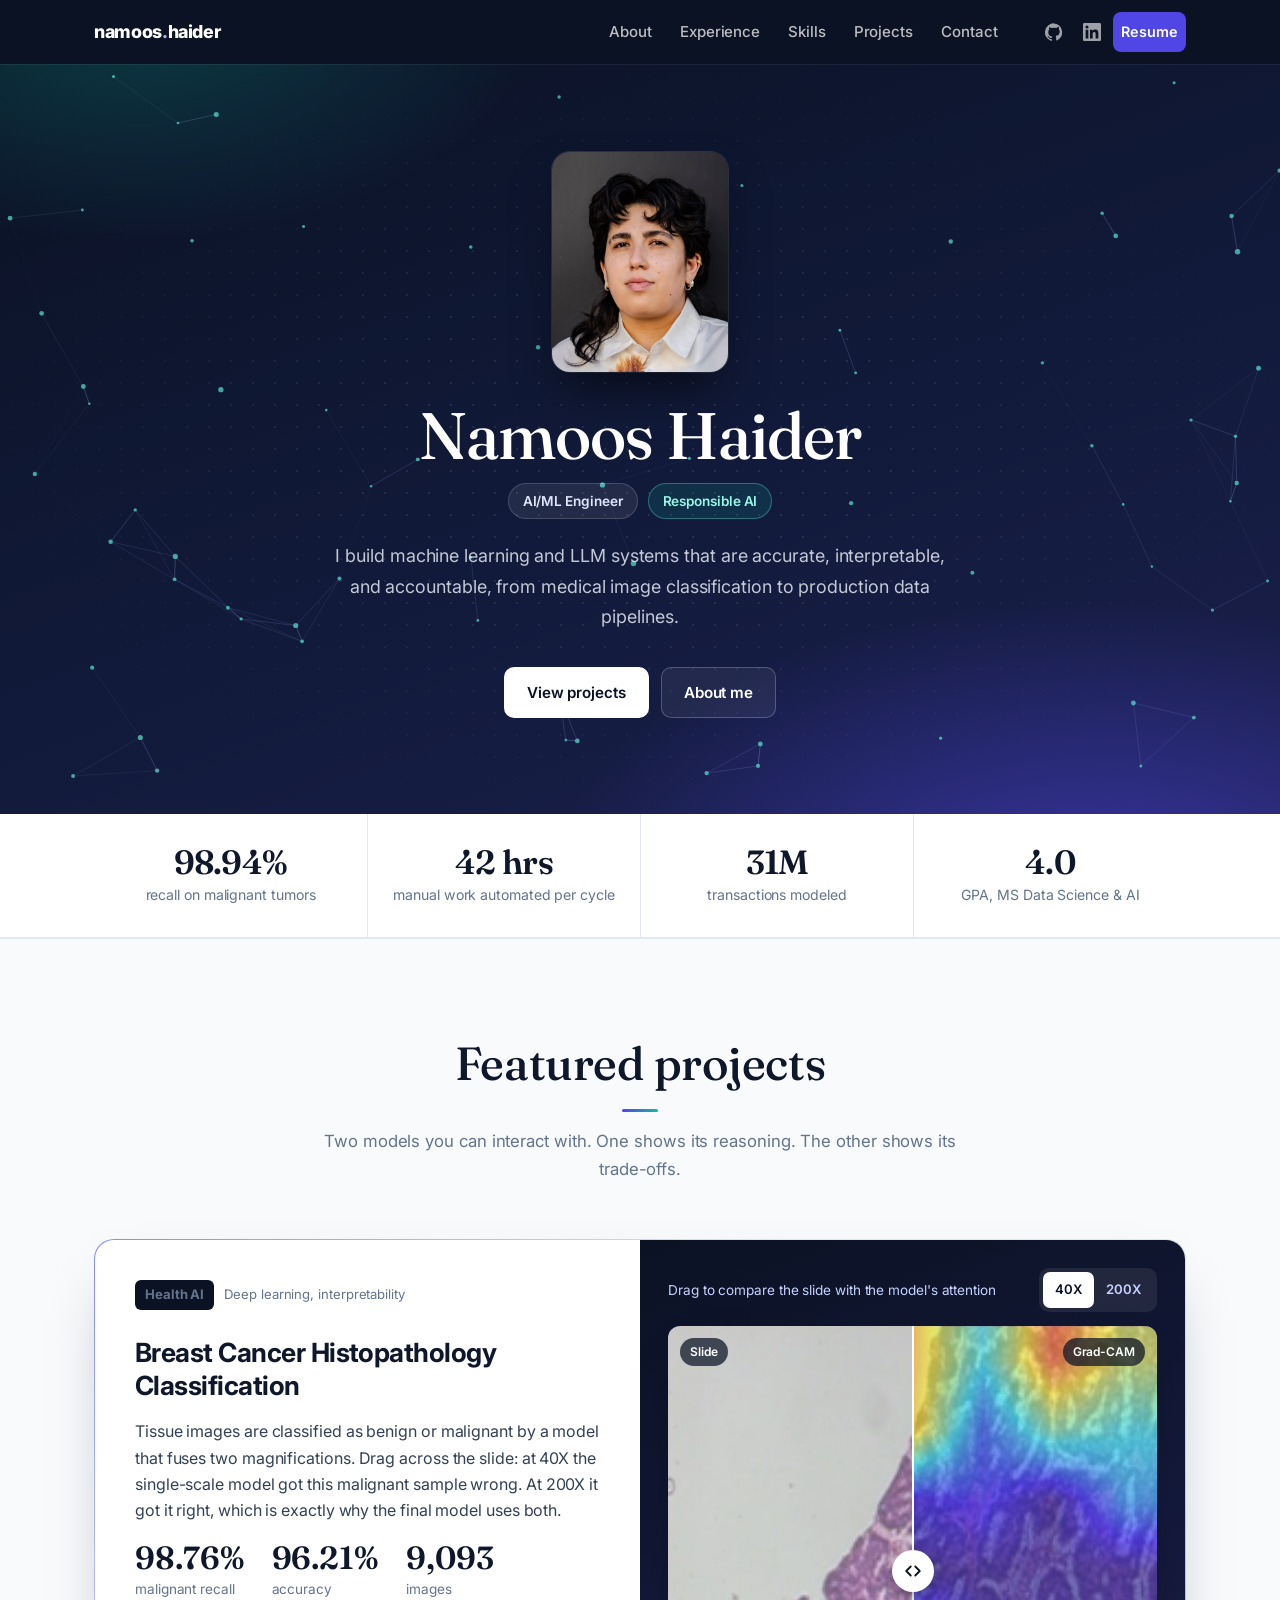
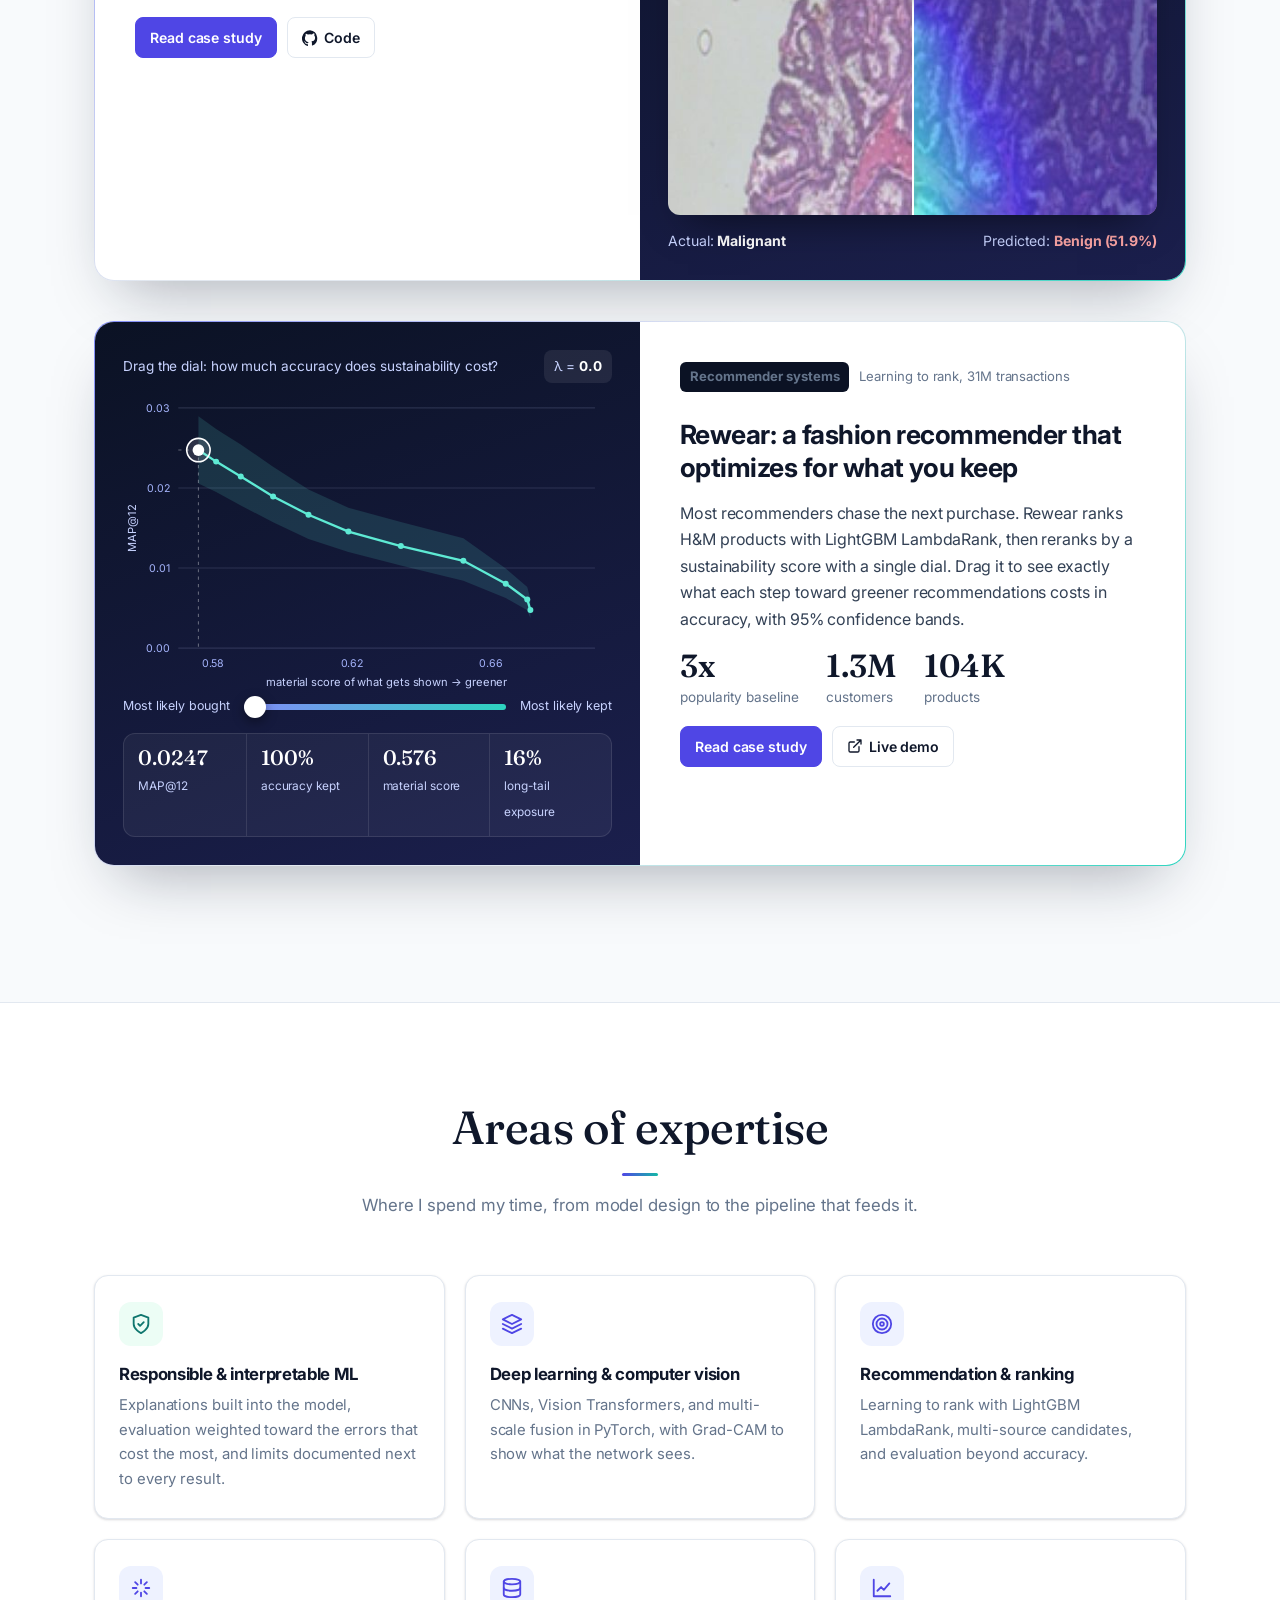
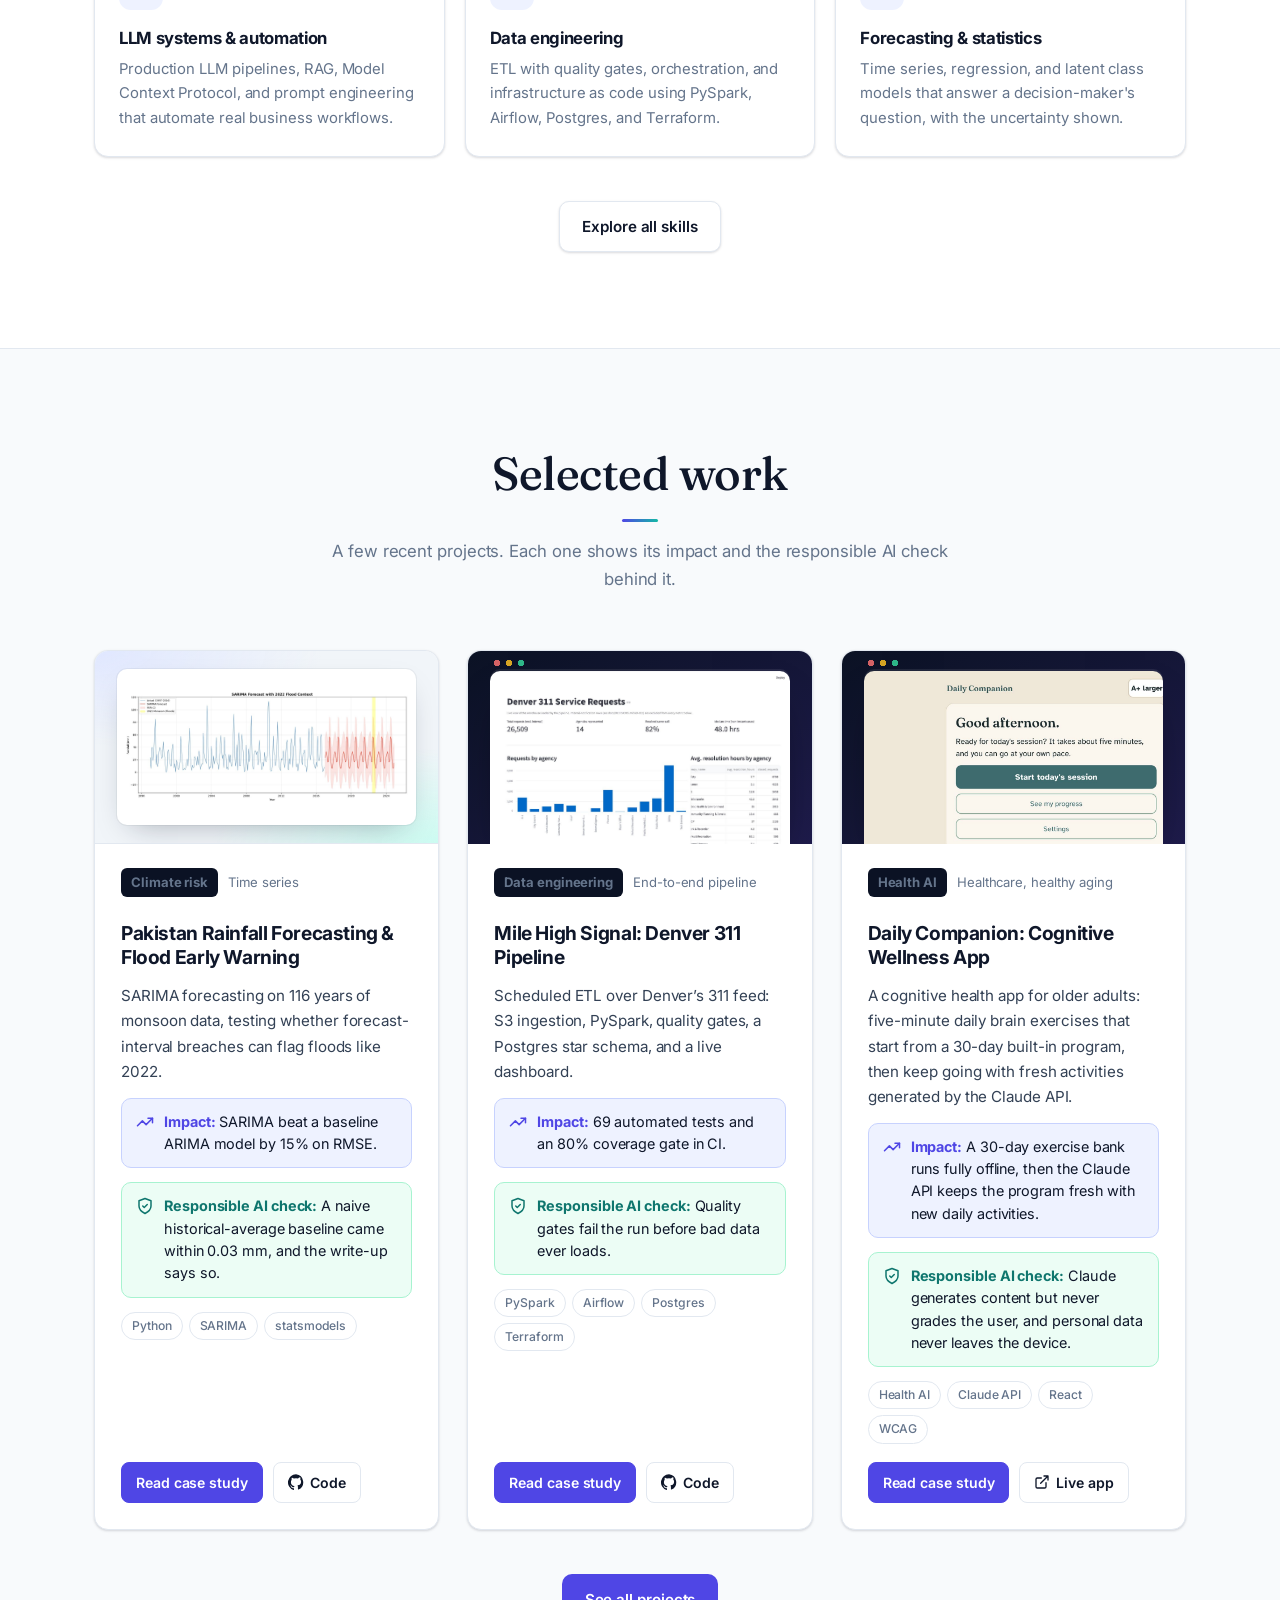
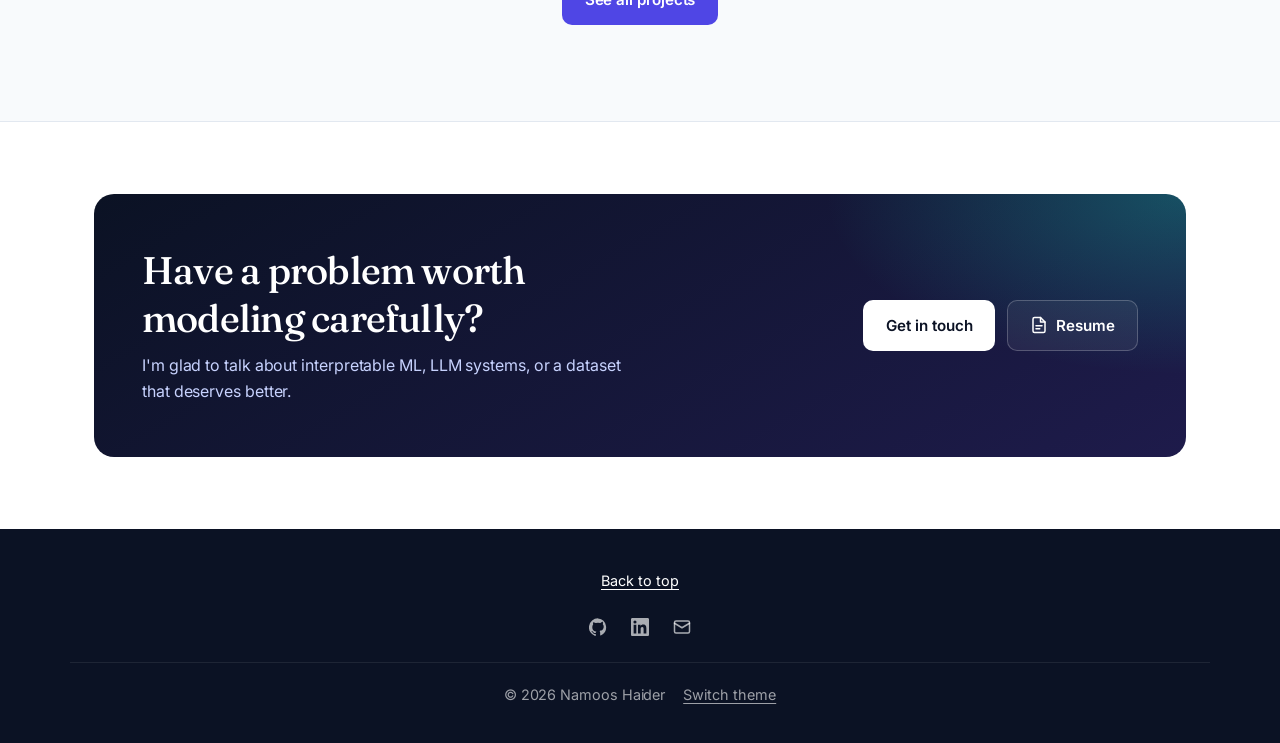
<file: index.html>
<!DOCTYPE html>
<html lang="en">
<head>
<meta charset="UTF-8">
<meta name="viewport" content="width=device-width, initial-scale=1, viewport-fit=cover">
<title>Namoos Haider | AI/ML Engineer</title>
<meta name="description" content="Namoos Haider builds interpretable, accountable machine learning and LLM systems.">
<meta property="og:type" content="website">
<meta property="og:title" content="Namoos Haider | AI/ML Engineer, Responsible AI">
<meta property="og:description" content="I build AI that shows its reasoning: deep learning, LLM agents, and production data pipelines with interpretability built in.">
<meta property="og:url" content="https://namoos99.github.io/">
<meta property="og:image" content="https://namoos99.github.io/assets/og-cover.png">
<meta property="og:image:width" content="1200">
<meta property="og:image:height" content="627">
<meta name="twitter:card" content="summary_large_image">
<meta name="twitter:image" content="https://namoos99.github.io/assets/og-cover.png">
<link rel="preconnect" href="https://fonts.googleapis.com"><link rel="preconnect" href="https://fonts.gstatic.com" crossorigin><link href="https://fonts.googleapis.com/css2?family=Fraunces:opsz,wght@9..144,400;9..144,500;9..144,600&family=Inter:wght@400;500;600;700;800&display=swap" rel="stylesheet">
<link rel="stylesheet" href="styles.css">
</head>
<body>
<svg width="0" height="0" style="position:absolute" aria-hidden="true">
  <symbol id="i-gh" viewBox="0 0 24 24"><path fill="currentColor" d="M12 .5a12 12 0 0 0-3.8 23.4c.6.1.8-.3.8-.6v-2.1c-3.3.7-4-1.4-4-1.4-.6-1.4-1.4-1.8-1.4-1.8-1.1-.8.1-.7.1-.7 1.2.1 1.9 1.3 1.9 1.3 1.1 1.8 2.8 1.3 3.5 1 .1-.8.4-1.3.8-1.6-2.7-.3-5.5-1.3-5.5-6 0-1.3.5-2.4 1.2-3.2-.1-.3-.5-1.5.1-3.2 0 0 1-.3 3.3 1.2a11.5 11.5 0 0 1 6 0C17.3 4.7 18.3 5 18.3 5c.7 1.7.2 2.9.1 3.2.8.8 1.2 1.9 1.2 3.2 0 4.6-2.8 5.6-5.5 5.9.4.4.8 1.1.8 2.2v3.3c0 .3.2.7.8.6A12 12 0 0 0 12 .5z"/></symbol>
  <symbol id="i-in" viewBox="0 0 24 24"><path fill="currentColor" d="M20.4 20.5h-3.6v-5.6c0-1.3 0-3-1.8-3s-2.1 1.4-2.1 2.9v5.7H9.3V9h3.4v1.6h.1c.5-.9 1.6-1.8 3.4-1.8 3.6 0 4.3 2.4 4.3 5.5v6.2zM5.3 7.4a2.1 2.1 0 1 1 0-4.2 2.1 2.1 0 0 1 0 4.2zM7.1 20.5H3.5V9h3.6v11.5zM22.2 0H1.8C.8 0 0 .8 0 1.7v20.6c0 .9.8 1.7 1.8 1.7h20.4c1 0 1.8-.8 1.8-1.7V1.7C24 .8 23.2 0 22.2 0z"/></symbol>
  <symbol id="i-mail" viewBox="0 0 24 24"><g fill="none" stroke="currentColor" stroke-width="2" stroke-linecap="round" stroke-linejoin="round"><rect x="2" y="4" width="20" height="16" rx="2"/><path d="m22 7-10 6L2 7"/></g></symbol>
  <symbol id="i-doc" viewBox="0 0 24 24"><g fill="none" stroke="currentColor" stroke-width="2" stroke-linecap="round" stroke-linejoin="round"><path d="M14 2H6a2 2 0 0 0-2 2v16a2 2 0 0 0 2 2h12a2 2 0 0 0 2-2V8z"/><path d="M14 2v6h6M8 13h8M8 17h5"/></g></symbol>
  <symbol id="i-ext" viewBox="0 0 24 24"><g fill="none" stroke="currentColor" stroke-width="2" stroke-linecap="round" stroke-linejoin="round"><path d="M15 3h6v6M10 14 21 3M18 13v6a2 2 0 0 1-2 2H5a2 2 0 0 1-2-2V8a2 2 0 0 1 2-2h6"/></g></symbol>
  <symbol id="i-trend" viewBox="0 0 24 24"><g fill="none" stroke="currentColor" stroke-width="2" stroke-linecap="round" stroke-linejoin="round"><path d="m22 7-8.5 8.5-5-5L2 17"/><path d="M16 7h6v6"/></g></symbol>
  <symbol id="i-shield" viewBox="0 0 24 24"><g fill="none" stroke="currentColor" stroke-width="2" stroke-linecap="round" stroke-linejoin="round"><path d="M12 22s8-4 8-10V5l-8-3-8 3v7c0 6 8 10 8 10z"/><path d="m9 12 2 2 4-4"/></g></symbol>
  <symbol id="i-pin" viewBox="0 0 24 24"><g fill="none" stroke="currentColor" stroke-width="2" stroke-linecap="round" stroke-linejoin="round"><path d="M20 10c0 6-8 12-8 12s-8-6-8-12a8 8 0 0 1 16 0z"/><circle cx="12" cy="10" r="3"/></g></symbol>
  <symbol id="i-eye" viewBox="0 0 24 24"><g fill="none" stroke="currentColor" stroke-width="2" stroke-linecap="round" stroke-linejoin="round"><path d="M2 12s3.5-7 10-7 10 7 10 7-3.5 7-10 7S2 12 2 12z"/><circle cx="12" cy="12" r="3"/></g></symbol>
  <symbol id="i-spark" viewBox="0 0 24 24"><g fill="none" stroke="currentColor" stroke-width="2" stroke-linecap="round" stroke-linejoin="round"><path d="M12 3v4M12 17v4M3 12h4M17 12h4M5.6 5.6l2.8 2.8M15.6 15.6l2.8 2.8M5.6 18.4l2.8-2.8M15.6 8.4l2.8-2.8"/></g></symbol>
  <symbol id="i-db" viewBox="0 0 24 24"><g fill="none" stroke="currentColor" stroke-width="2" stroke-linecap="round" stroke-linejoin="round"><ellipse cx="12" cy="5" rx="9" ry="3"/><path d="M3 5v14c0 1.7 4 3 9 3s9-1.3 9-3V5"/><path d="M3 12c0 1.7 4 3 9 3s9-1.3 9-3"/></g></symbol>
  <symbol id="i-chart" viewBox="0 0 24 24"><g fill="none" stroke="currentColor" stroke-width="2" stroke-linecap="round" stroke-linejoin="round"><path d="M3 3v18h18"/><path d="m7 15 4-4 3 3 6-7"/></g></symbol>
  <symbol id="i-brief" viewBox="0 0 24 24"><g fill="none" stroke="currentColor" stroke-width="2" stroke-linecap="round" stroke-linejoin="round"><rect x="2" y="7" width="20" height="14" rx="2"/><path d="M16 7V5a2 2 0 0 0-2-2h-4a2 2 0 0 0-2 2v2"/></g></symbol>
  <symbol id="i-cap" viewBox="0 0 24 24"><g fill="none" stroke="currentColor" stroke-width="2" stroke-linecap="round" stroke-linejoin="round"><path d="M22 10 12 5 2 10l10 5 10-5z"/><path d="M6 12v5c3 2 9 2 12 0v-5"/></g></symbol>
  <symbol id="i-code" viewBox="0 0 24 24"><g fill="none" stroke="currentColor" stroke-width="2" stroke-linecap="round" stroke-linejoin="round"><path d="m16 18 6-6-6-6M8 6l-6 6 6 6"/></g></symbol>
  <symbol id="i-layers" viewBox="0 0 24 24"><g fill="none" stroke="currentColor" stroke-width="2" stroke-linecap="round" stroke-linejoin="round"><path d="m12 2 10 5-10 5L2 7z"/><path d="m2 17 10 5 10-5M2 12l10 5 10-5"/></g></symbol>
  <symbol id="i-target" viewBox="0 0 24 24"><g fill="none" stroke="currentColor" stroke-width="2" stroke-linecap="round" stroke-linejoin="round"><circle cx="12" cy="12" r="10"/><circle cx="12" cy="12" r="6"/><circle cx="12" cy="12" r="2"/></g></symbol>
  <symbol id="i-git" viewBox="0 0 24 24"><g fill="none" stroke="currentColor" stroke-width="2" stroke-linecap="round" stroke-linejoin="round"><circle cx="6" cy="6" r="3"/><circle cx="6" cy="18" r="3"/><circle cx="18" cy="9" r="3"/><path d="M6 9v6M18 12c0 3-3 3-6 3H6"/></g></symbol>
  <symbol id="i-palette" viewBox="0 0 24 24"><g fill="none" stroke="currentColor" stroke-width="2" stroke-linecap="round" stroke-linejoin="round"><path d="M12 22a10 10 0 1 1 10-10c0 2.8-2.2 4-4 4h-2a2 2 0 0 0-1.5 3.3A2 2 0 0 1 12 22z"/><circle cx="7.5" cy="10.5" r="1"/><circle cx="12" cy="7.5" r="1"/><circle cx="16.5" cy="10.5" r="1"/></g></symbol>
  <symbol id="i-present" viewBox="0 0 24 24"><g fill="none" stroke="currentColor" stroke-width="2" stroke-linecap="round" stroke-linejoin="round"><rect x="3" y="4" width="18" height="12" rx="2"/><path d="M8 20h8M12 16v4"/><path d="m8 11 3-3 2 2 3-3"/></g></symbol>
</svg>
<nav class="navbar"><div class="container">
<a class="brand" href="index.html">namoos<span>.</span>haider</a>
<button class="toggler" type="button" aria-label="Open menu" aria-expanded="false"><svg width="22" height="22" viewBox="0 0 24 24" fill="none" stroke="currentColor" stroke-width="2" stroke-linecap="round"><path d="M4 7h16M4 12h16M4 17h16"/></svg></button>
<div class="nav-links"><a href="about.html">About</a><a href="experience.html">Experience</a><a href="skills.html">Skills</a><a href="projects.html">Projects</a><a href="contact.html">Contact</a></div>
<div class="nav-icons"><a href="https://github.com/Namoos99" target="_blank" rel="noopener" aria-label="GitHub"><svg class="icon" style="width:18px;height:18px"><use href="#i-gh"/></svg></a><a href="https://linkedin.com/in/namoos-haider-75a949209" target="_blank" rel="noopener" aria-label="LinkedIn"><svg class="icon" style="width:18px;height:18px"><use href="#i-in"/></svg></a><a class="nav-cta" href="resume.html" data-resume>Resume</a></div>
</div></nav>
<main>
<header class="hero"><canvas id="net" aria-hidden="true"></canvas><div class="container hero-in">
  <div class="photo"><img src="assets/headshot.jpg" alt="Namoos Haider"></div>
  <h1>Namoos Haider</h1>
  <div class="role"><span class="pill">AI/ML Engineer</span><span class="pill teal">Responsible AI</span></div>
  <p class="lede">I build machine learning and LLM systems that are accurate, interpretable, and accountable, from medical image classification to production data pipelines.</p>
  <div class="hero-actions"><a class="btn btn-primary" href="projects.html">View projects</a><a class="btn btn-ghost" href="about.html">About me</a></div>
</div></header>
<div class="metrics"><div class="container">
  <div class="metric"><b>98.94%</b><span>recall on malignant tumors</span></div>
  <div class="metric"><b>42 hrs</b><span>manual work automated per cycle</span></div>
  <div class="metric"><b>31M</b><span>transactions modeled</span></div>
  <div class="metric"><b>4.0</b><span>GPA, MS Data Science &amp; AI</span></div>
</div></div>
<section class="section alt"><div class="container">
  <div class="title"><h2>Featured projects</h2><p>Two models you can interact with. One shows its reasoning. The other shows its trade-offs.</p></div>
  <article class="featured"><div class="body">
    <div class="meta"><span class="badge">Health AI</span><span>Deep learning, interpretability</span></div>
    <h3>Breast Cancer Histopathology Classification</h3>
    <p class="desc">Tissue images are classified as benign or malignant by a model that fuses two magnifications. Drag across the slide: at 40X the single-scale model got this malignant sample wrong. At 200X it got it right, which is exactly why the final model uses both.</p>
    <div class="kpis"><div><b>98.94%</b><span>malignant recall</span></div><div><b>96.38%</b><span>accuracy</span></div><div><b>9,109</b><span>images</span></div></div>
    <div class="card-links"><a class="primary" href="breast-cancer.html">Read case study</a><a href="https://github.com/Namoos99/Breast-Cancer-Histopathology" target="_blank" rel="noopener"><svg class="icon" style="width:16px;height:16px"><use href="#i-gh"/></svg>Code</a></div>
  </div><div class="viewer">
  <div class="viewer-head"><p>Drag to compare the slide with the model's attention</p>
    <div class="seg" role="group" aria-label="Magnification"><button type="button" aria-pressed="true" data-mag="40">40X</button><button type="button" aria-pressed="false" data-mag="200">200X</button></div></div>
  <div class="compare">
    <img src="assets/b40o.jpg" alt="Breast tissue slide, true label malignant" class=orig>
    <img src="assets/b40c.jpg" alt="Grad-CAM heatmap over the same slide" class=cam>
    <span class="lbl l">Slide</span><span class="lbl r">Grad-CAM</span><div class="divider"></div>
    <div class="knob" aria-hidden="true"><svg width="18" height="18" viewBox="0 0 24 24" fill="none" stroke="currentColor" stroke-width="2.4" stroke-linecap="round" stroke-linejoin="round"><path d="M9 6l-6 6 6 6M15 6l6 6-6 6"/></svg></div>
    <input type="range" min="0" max="100" value="50" aria-label="Reveal Grad-CAM heatmap">
  </div>
  <div class="verdict"><span>Actual: <b>Malignant</b></span><span class="pred">Predicted: <b class="no">Benign (51.9%)</b></span></div>
  <div hidden class="mag-data" data-40o="assets/b40o.jpg" data-40c="assets/b40c.jpg" data-200o="assets/b200o.jpg" data-200c="assets/b200c.jpg"></div>
</div></article>
  <article class="featured flip" style="margin-top:40px"><div class="frontier" data-metrics='{"0.0": {"map12": 0.02473, "ci_low": 0.02055, "ci_high": 0.02895, "material": 0.5758, "long_tail": 0.1582, "coverage": 0.0605}, "0.1": {"map12": 0.02329, "ci_low": 0.0195, "ci_high": 0.02735, "material": 0.5809, "long_tail": 0.1658, "coverage": 0.0599}, "0.2": {"map12": 0.02144, "ci_low": 0.0178, "ci_high": 0.02543, "material": 0.588, "long_tail": 0.1668, "coverage": 0.0585}, "0.3": {"map12": 0.01894, "ci_low": 0.01573, "ci_high": 0.02264, "material": 0.5973, "long_tail": 0.1703, "coverage": 0.0561}, "0.4": {"map12": 0.01666, "ci_low": 0.01362, "ci_high": 0.01981, "material": 0.6075, "long_tail": 0.1839, "coverage": 0.053}, "0.5": {"map12": 0.01456, "ci_low": 0.01199, "ci_high": 0.01752, "material": 0.619, "long_tail": 0.2002, "coverage": 0.0503}, "0.6": {"map12": 0.01275, "ci_low": 0.01032, "ci_high": 0.01576, "material": 0.6341, "long_tail": 0.2317, "coverage": 0.0472}, "0.7": {"map12": 0.01091, "ci_low": 0.00841, "ci_high": 0.01372, "material": 0.6521, "long_tail": 0.2635, "coverage": 0.0442}, "0.8": {"map12": 0.00805, "ci_low": 0.00626, "ci_high": 0.00994, "material": 0.6643, "long_tail": 0.3017, "coverage": 0.0416}, "0.9": {"map12": 0.00607, "ci_low": 0.00472, "ci_high": 0.00762, "material": 0.6705, "long_tail": 0.335, "coverage": 0.0424}, "1.0": {"map12": 0.00475, "ci_low": 0.00372, "ci_high": 0.00613, "material": 0.6714, "long_tail": 0.3995, "coverage": 0.0481}}'>
  <div class="viewer-head"><p>Drag the dial: how much accuracy does sustainability cost?</p><span class="lam">&lambda; = <b>0.0</b></span></div>
  <svg class="fplot" viewBox="0 0 460 280" role="img" aria-label="Accuracy versus sustainability frontier"></svg>
  <div class="dial"><span>Most likely bought</span><input type="range" min="0" max="10" value="0" step="1" aria-label="Sustainability weight lambda"><span>Most likely kept</span></div>
  <div class="freads"><div><b class="r-map">0.0247</b><span>MAP@12</span></div><div><b class="r-keep">100%</b><span>accuracy kept</span></div><div><b class="r-mat">0.576</b><span>material score</span></div><div><b class="r-tail">16%</b><span>long-tail exposure</span></div></div>
</div><div class="body">
    <div class="meta"><span class="badge">Recommender systems</span><span>Learning to rank, 31M transactions</span></div>
    <h3>Rewear: a fashion recommender that optimizes for what you keep</h3>
    <p class="desc">Most recommenders chase the next purchase. Rewear ranks H&amp;M products with LightGBM LambdaRank, then reranks by a sustainability score with a single dial. Drag it to see exactly what each step toward greener recommendations costs in accuracy, with 95% confidence bands.</p>
    <div class="kpis"><div><b>3x</b><span>popularity baseline</span></div><div><b>1.3M</b><span>customers</span></div><div><b>105K</b><span>products</span></div></div>
    <div class="card-links"><a class="primary" href="rewear.html">Read case study</a><a href="https://namoos99.github.io/Rewear/demo/" target="_blank" rel="noopener"><svg class="icon" style="width:16px;height:16px"><use href="#i-ext"/></svg>Live demo</a></div>
  </div></article>
</div></section>
<section class="section"><div class="container">
  <div class="title"><h2>Areas of expertise</h2><p>Where I spend my time, from model design to the pipeline that feeds it.</p></div>
  <div class="expertise">
    <article class="exp-card"><div class="exp-icon"><svg class="icon" style="width:22px;height:22px"><use href="#i-shield"/></svg></div><h3>Responsible &amp; interpretable ML</h3><p>Explanations built into the model, evaluation weighted toward the errors that cost the most, and limits documented next to every result.</p></article>
    <article class="exp-card"><div class="exp-icon"><svg class="icon" style="width:22px;height:22px"><use href="#i-layers"/></svg></div><h3>Deep learning &amp; computer vision</h3><p>CNNs, Vision Transformers, and multi-scale fusion in PyTorch, with Grad-CAM to show what the network sees.</p></article>
    <article class="exp-card"><div class="exp-icon"><svg class="icon" style="width:22px;height:22px"><use href="#i-target"/></svg></div><h3>Recommendation &amp; ranking</h3><p>Learning to rank with LightGBM LambdaRank, multi-source candidates, and evaluation beyond accuracy.</p></article>
    <article class="exp-card"><div class="exp-icon"><svg class="icon" style="width:22px;height:22px"><use href="#i-spark"/></svg></div><h3>LLM systems &amp; automation</h3><p>Production LLM pipelines, RAG, Model Context Protocol, and prompt engineering that automate real business workflows.</p></article>
    <article class="exp-card"><div class="exp-icon"><svg class="icon" style="width:22px;height:22px"><use href="#i-db"/></svg></div><h3>Data engineering</h3><p>ETL with quality gates, orchestration, and infrastructure as code using PySpark, Airflow, Postgres, and Terraform.</p></article>
    <article class="exp-card"><div class="exp-icon"><svg class="icon" style="width:22px;height:22px"><use href="#i-chart"/></svg></div><h3>Forecasting &amp; statistics</h3><p>Time series, regression, and latent class models that answer a decision-maker's question, with the uncertainty shown.</p></article>
  </div>
  <div class="center-cta"><a class="btn btn-outline" href="skills.html">Explore all skills</a></div>
</div></section>
<section class="section alt"><div class="container">
  <div class="title"><h2>Selected work</h2><p>A few recent projects. Each one shows its impact and the responsible AI check behind it.</p></div>
  <div class="grid three"><article class="card" data-cat="ml analytics"><div class="cover fit"><img src="assets/rain.jpg" alt="SARIMA rainfall forecast with the 2022 flood period highlighted"></div><div class="body">
<div class="meta"><span class="badge">Climate risk</span><span>Time series</span></div>
<h3>Pakistan Rainfall Forecasting & Flood Early Warning</h3><p class="desc">SARIMA forecasting on 116 years of monsoon data, testing whether forecast-interval breaches can flag floods like 2022.</p><p class="callout impact"><svg class="icon" style="width:18px;height:18px"><use href="#i-trend"/></svg><span><b>Impact:</b> SARIMA beat a baseline ARIMA model by 15% on RMSE.</span></p><p class="callout check"><svg class="icon" style="width:18px;height:18px"><use href="#i-shield"/></svg><span><b>Responsible AI check:</b> A naive historical-average baseline came within 0.03 mm, and the write-up says so.</span></p><ul class="tags"><li>Python</li><li>SARIMA</li><li>statsmodels</li></ul>
<div class="card-links"><a class=primary href="pakistan-rainfall.html">Read case study</a><a href="https://github.com/Namoos99/Pakistan-Rainfall-Forecasting" target="_blank" rel="noopener"><svg class="icon" style="width:16px;height:16px"><use href="#i-gh"/></svg>Code</a></div></div></article><article class="card" data-cat="eng"><div class="cover shot"><img src="assets/mh1.jpg" alt="Denver 311 dashboard"></div><div class="body">
<div class="meta"><span class="badge">Data engineering</span><span>End-to-end pipeline</span></div>
<h3>Mile High Signal: Denver 311 Pipeline</h3><p class="desc">Scheduled ETL over Denver’s 311 feed: S3 ingestion, PySpark, quality gates, a Postgres star schema, and a live dashboard.</p><p class="callout impact"><svg class="icon" style="width:18px;height:18px"><use href="#i-trend"/></svg><span><b>Impact:</b> 69 automated tests and an 80% coverage gate in CI.</span></p><p class="callout check"><svg class="icon" style="width:18px;height:18px"><use href="#i-shield"/></svg><span><b>Responsible AI check:</b> Quality gates fail the run before bad data ever loads.</span></p><ul class="tags"><li>PySpark</li><li>Airflow</li><li>Postgres</li><li>Terraform</li></ul>
<div class="card-links"><a class=primary href="mile-high-signal.html">Read case study</a><a href="https://github.com/Namoos99/mile-high-signal" target="_blank" rel="noopener"><svg class="icon" style="width:16px;height:16px"><use href="#i-gh"/></svg>Code</a></div></div></article><article class="card" data-cat="apps"><div class="cover shot"><img src="assets/dc1.jpg" alt="Daily Companion welcome screen"></div><div class="body">
<div class="meta"><span class="badge">Health AI</span><span>Healthcare, healthy aging</span></div>
<h3>Daily Companion: Cognitive Wellness App</h3><p class="desc">A cognitive health app for older adults: five-minute daily brain exercises that start from a 30-day built-in program, then keep going with fresh activities generated by the Claude API.</p><p class="callout impact"><svg class="icon" style="width:18px;height:18px"><use href="#i-trend"/></svg><span><b>Impact:</b> A 30-day exercise bank runs fully offline, then the Claude API keeps the program fresh with new daily activities.</span></p><p class="callout check"><svg class="icon" style="width:18px;height:18px"><use href="#i-shield"/></svg><span><b>Responsible AI check:</b> Claude generates content but never grades the user, and personal data never leaves the device.</span></p><ul class="tags"><li>Health AI</li><li>Claude API</li><li>React</li><li>WCAG</li></ul>
<div class="card-links"><a class=primary href="daily-companion.html">Read case study</a><a href="https://namoos99.github.io/cognitive-companion/" target="_blank" rel="noopener"><svg class="icon" style="width:16px;height:16px"><use href="#i-ext"/></svg>Live app</a></div></div></article></div>
  <div class="center-cta"><a class="btn btn-primary" href="projects.html">See all projects</a></div>
</div></section>
<section class="section tight"><div class="container"><div class="cta-band"><div><h2>Have a problem worth modeling carefully?</h2><p>I'm glad to talk about interpretable ML, LLM systems, or a dataset that deserves better.</p></div>
<div class="actions"><a class="btn btn-primary" href="contact.html">Get in touch</a><a class="btn btn-ghost" href="resume.html" data-resume><svg class="icon" style="width:18px;height:18px"><use href="#i-doc"/></svg>Resume</a></div></div></div></section></main>
<footer><button class="top" type="button">Back to top</button>
<div class="icons"><a href="https://github.com/Namoos99" target="_blank" rel="noopener" aria-label="GitHub"><svg class="icon" style="width:18px;height:18px"><use href="#i-gh"/></svg></a><a href="https://linkedin.com/in/namoos-haider-75a949209" target="_blank" rel="noopener" aria-label="LinkedIn"><svg class="icon" style="width:18px;height:18px"><use href="#i-in"/></svg></a><a href="mailto:namoos99@gmail.com" target="_top" aria-label="Email"><svg class="icon" style="width:18px;height:18px"><use href="#i-mail"/></svg></a></div>
<div class="container line"><span>&copy; <span class="yr">2026</span> Namoos Haider</span><button class="theme" type="button">Switch theme</button></div></footer>
<script src="script.js"></script>
</body>
</html>
</file>
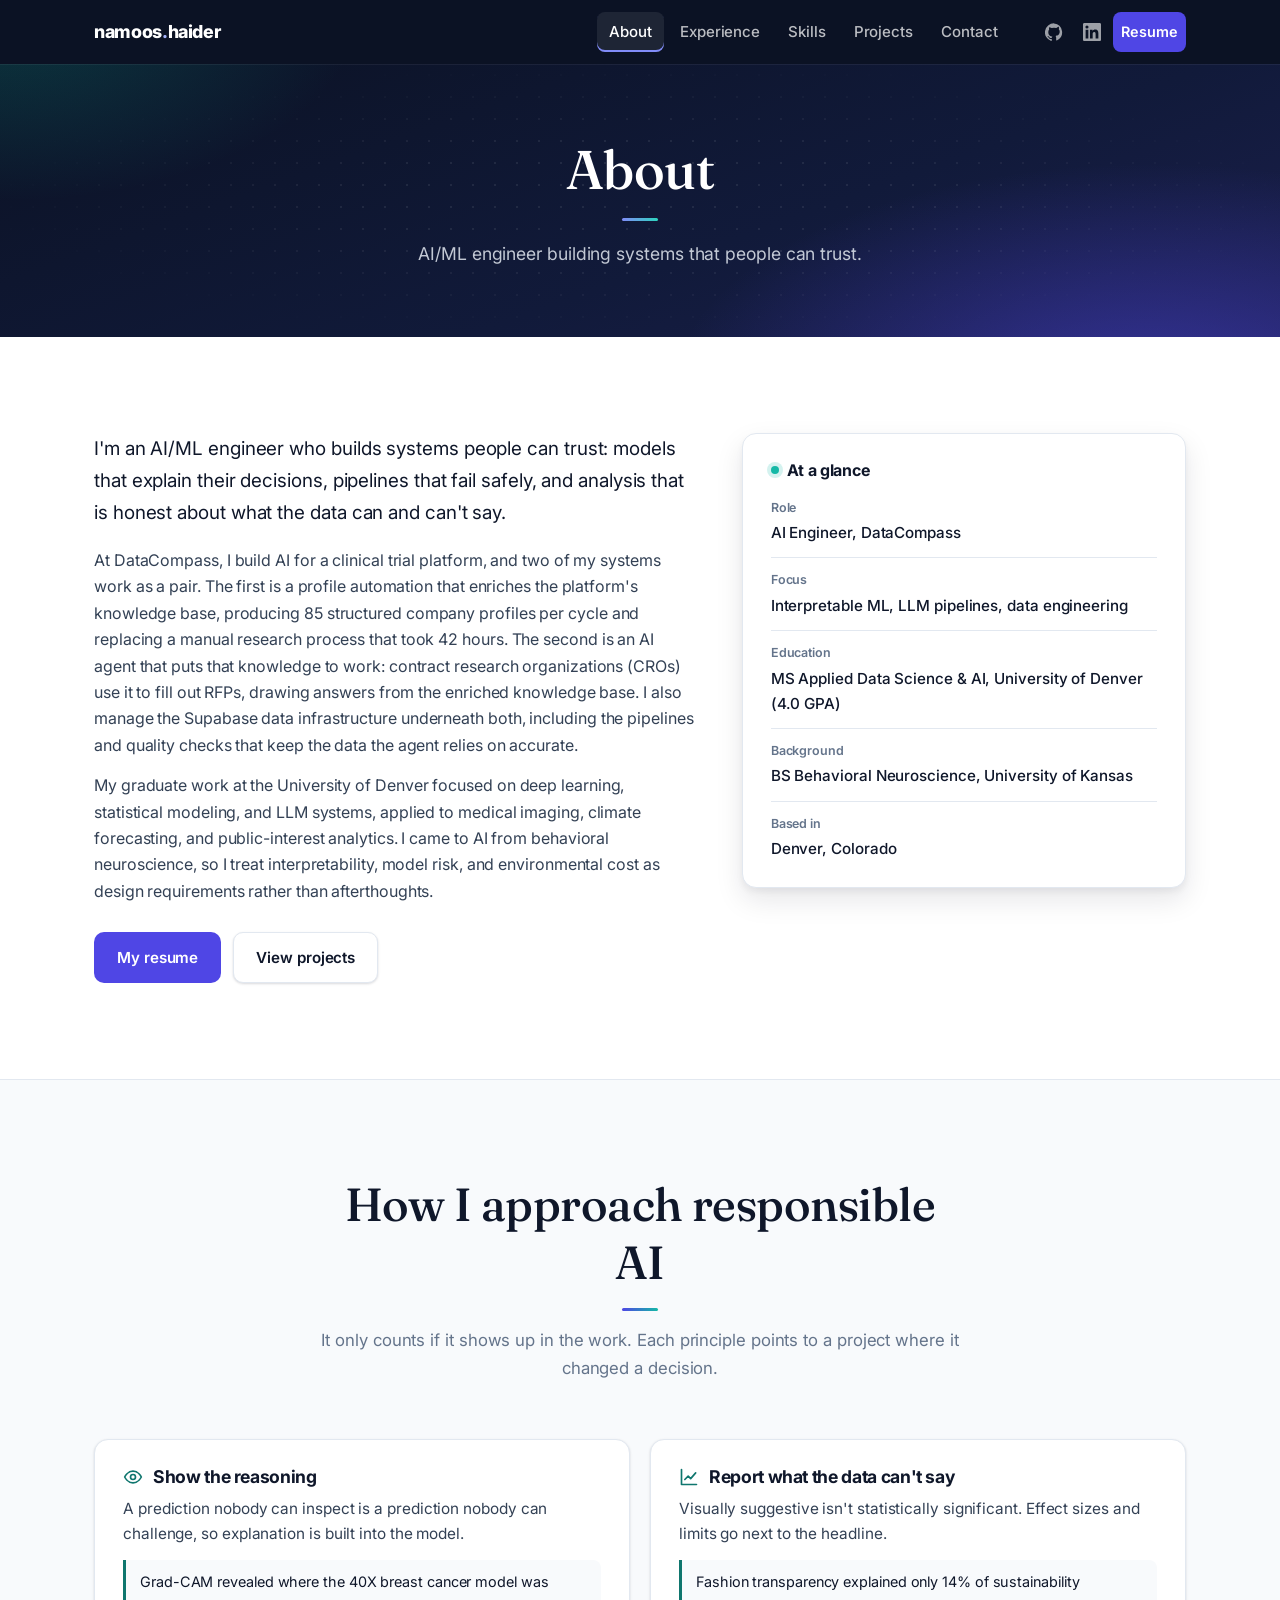
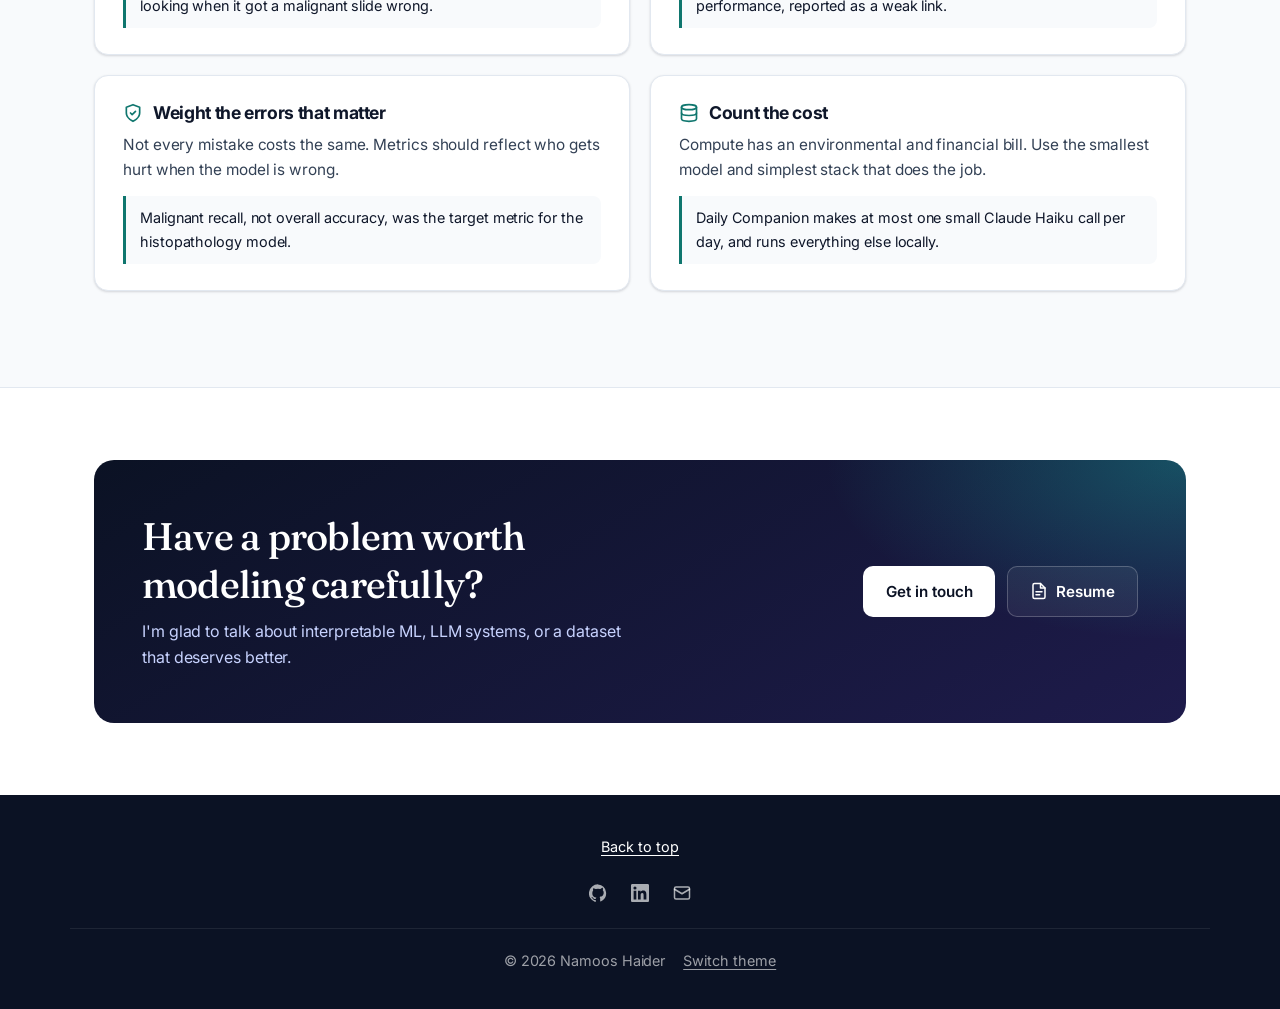
<file: about.html>
<!DOCTYPE html>
<html lang="en">
<head>
<meta charset="UTF-8">
<meta name="viewport" content="width=device-width, initial-scale=1, viewport-fit=cover">
<title>About | Namoos Haider</title>
<meta name="description" content="Namoos Haider builds interpretable, accountable machine learning and LLM systems.">
<meta property="og:type" content="website">
<meta property="og:title" content="Namoos Haider | AI/ML Engineer, Responsible AI">
<meta property="og:description" content="I build AI that shows its reasoning: deep learning, LLM agents, and production data pipelines with interpretability built in.">
<meta property="og:url" content="https://namoos99.github.io/">
<meta property="og:image" content="https://namoos99.github.io/assets/og-cover.png">
<meta property="og:image:width" content="1200">
<meta property="og:image:height" content="627">
<meta name="twitter:card" content="summary_large_image">
<meta name="twitter:image" content="https://namoos99.github.io/assets/og-cover.png">
<link rel="preconnect" href="https://fonts.googleapis.com"><link rel="preconnect" href="https://fonts.gstatic.com" crossorigin><link href="https://fonts.googleapis.com/css2?family=Fraunces:opsz,wght@9..144,400;9..144,500;9..144,600&family=Inter:wght@400;500;600;700;800&display=swap" rel="stylesheet">
<link rel="stylesheet" href="styles.css">
</head>
<body>
<svg width="0" height="0" style="position:absolute" aria-hidden="true">
  <symbol id="i-gh" viewBox="0 0 24 24"><path fill="currentColor" d="M12 .5a12 12 0 0 0-3.8 23.4c.6.1.8-.3.8-.6v-2.1c-3.3.7-4-1.4-4-1.4-.6-1.4-1.4-1.8-1.4-1.8-1.1-.8.1-.7.1-.7 1.2.1 1.9 1.3 1.9 1.3 1.1 1.8 2.8 1.3 3.5 1 .1-.8.4-1.3.8-1.6-2.7-.3-5.5-1.3-5.5-6 0-1.3.5-2.4 1.2-3.2-.1-.3-.5-1.5.1-3.2 0 0 1-.3 3.3 1.2a11.5 11.5 0 0 1 6 0C17.3 4.7 18.3 5 18.3 5c.7 1.7.2 2.9.1 3.2.8.8 1.2 1.9 1.2 3.2 0 4.6-2.8 5.6-5.5 5.9.4.4.8 1.1.8 2.2v3.3c0 .3.2.7.8.6A12 12 0 0 0 12 .5z"/></symbol>
  <symbol id="i-in" viewBox="0 0 24 24"><path fill="currentColor" d="M20.4 20.5h-3.6v-5.6c0-1.3 0-3-1.8-3s-2.1 1.4-2.1 2.9v5.7H9.3V9h3.4v1.6h.1c.5-.9 1.6-1.8 3.4-1.8 3.6 0 4.3 2.4 4.3 5.5v6.2zM5.3 7.4a2.1 2.1 0 1 1 0-4.2 2.1 2.1 0 0 1 0 4.2zM7.1 20.5H3.5V9h3.6v11.5zM22.2 0H1.8C.8 0 0 .8 0 1.7v20.6c0 .9.8 1.7 1.8 1.7h20.4c1 0 1.8-.8 1.8-1.7V1.7C24 .8 23.2 0 22.2 0z"/></symbol>
  <symbol id="i-mail" viewBox="0 0 24 24"><g fill="none" stroke="currentColor" stroke-width="2" stroke-linecap="round" stroke-linejoin="round"><rect x="2" y="4" width="20" height="16" rx="2"/><path d="m22 7-10 6L2 7"/></g></symbol>
  <symbol id="i-doc" viewBox="0 0 24 24"><g fill="none" stroke="currentColor" stroke-width="2" stroke-linecap="round" stroke-linejoin="round"><path d="M14 2H6a2 2 0 0 0-2 2v16a2 2 0 0 0 2 2h12a2 2 0 0 0 2-2V8z"/><path d="M14 2v6h6M8 13h8M8 17h5"/></g></symbol>
  <symbol id="i-ext" viewBox="0 0 24 24"><g fill="none" stroke="currentColor" stroke-width="2" stroke-linecap="round" stroke-linejoin="round"><path d="M15 3h6v6M10 14 21 3M18 13v6a2 2 0 0 1-2 2H5a2 2 0 0 1-2-2V8a2 2 0 0 1 2-2h6"/></g></symbol>
  <symbol id="i-trend" viewBox="0 0 24 24"><g fill="none" stroke="currentColor" stroke-width="2" stroke-linecap="round" stroke-linejoin="round"><path d="m22 7-8.5 8.5-5-5L2 17"/><path d="M16 7h6v6"/></g></symbol>
  <symbol id="i-shield" viewBox="0 0 24 24"><g fill="none" stroke="currentColor" stroke-width="2" stroke-linecap="round" stroke-linejoin="round"><path d="M12 22s8-4 8-10V5l-8-3-8 3v7c0 6 8 10 8 10z"/><path d="m9 12 2 2 4-4"/></g></symbol>
  <symbol id="i-pin" viewBox="0 0 24 24"><g fill="none" stroke="currentColor" stroke-width="2" stroke-linecap="round" stroke-linejoin="round"><path d="M20 10c0 6-8 12-8 12s-8-6-8-12a8 8 0 0 1 16 0z"/><circle cx="12" cy="10" r="3"/></g></symbol>
  <symbol id="i-eye" viewBox="0 0 24 24"><g fill="none" stroke="currentColor" stroke-width="2" stroke-linecap="round" stroke-linejoin="round"><path d="M2 12s3.5-7 10-7 10 7 10 7-3.5 7-10 7S2 12 2 12z"/><circle cx="12" cy="12" r="3"/></g></symbol>
  <symbol id="i-spark" viewBox="0 0 24 24"><g fill="none" stroke="currentColor" stroke-width="2" stroke-linecap="round" stroke-linejoin="round"><path d="M12 3v4M12 17v4M3 12h4M17 12h4M5.6 5.6l2.8 2.8M15.6 15.6l2.8 2.8M5.6 18.4l2.8-2.8M15.6 8.4l2.8-2.8"/></g></symbol>
  <symbol id="i-db" viewBox="0 0 24 24"><g fill="none" stroke="currentColor" stroke-width="2" stroke-linecap="round" stroke-linejoin="round"><ellipse cx="12" cy="5" rx="9" ry="3"/><path d="M3 5v14c0 1.7 4 3 9 3s9-1.3 9-3V5"/><path d="M3 12c0 1.7 4 3 9 3s9-1.3 9-3"/></g></symbol>
  <symbol id="i-chart" viewBox="0 0 24 24"><g fill="none" stroke="currentColor" stroke-width="2" stroke-linecap="round" stroke-linejoin="round"><path d="M3 3v18h18"/><path d="m7 15 4-4 3 3 6-7"/></g></symbol>
  <symbol id="i-brief" viewBox="0 0 24 24"><g fill="none" stroke="currentColor" stroke-width="2" stroke-linecap="round" stroke-linejoin="round"><rect x="2" y="7" width="20" height="14" rx="2"/><path d="M16 7V5a2 2 0 0 0-2-2h-4a2 2 0 0 0-2 2v2"/></g></symbol>
  <symbol id="i-cap" viewBox="0 0 24 24"><g fill="none" stroke="currentColor" stroke-width="2" stroke-linecap="round" stroke-linejoin="round"><path d="M22 10 12 5 2 10l10 5 10-5z"/><path d="M6 12v5c3 2 9 2 12 0v-5"/></g></symbol>
  <symbol id="i-code" viewBox="0 0 24 24"><g fill="none" stroke="currentColor" stroke-width="2" stroke-linecap="round" stroke-linejoin="round"><path d="m16 18 6-6-6-6M8 6l-6 6 6 6"/></g></symbol>
  <symbol id="i-layers" viewBox="0 0 24 24"><g fill="none" stroke="currentColor" stroke-width="2" stroke-linecap="round" stroke-linejoin="round"><path d="m12 2 10 5-10 5L2 7z"/><path d="m2 17 10 5 10-5M2 12l10 5 10-5"/></g></symbol>
  <symbol id="i-target" viewBox="0 0 24 24"><g fill="none" stroke="currentColor" stroke-width="2" stroke-linecap="round" stroke-linejoin="round"><circle cx="12" cy="12" r="10"/><circle cx="12" cy="12" r="6"/><circle cx="12" cy="12" r="2"/></g></symbol>
  <symbol id="i-git" viewBox="0 0 24 24"><g fill="none" stroke="currentColor" stroke-width="2" stroke-linecap="round" stroke-linejoin="round"><circle cx="6" cy="6" r="3"/><circle cx="6" cy="18" r="3"/><circle cx="18" cy="9" r="3"/><path d="M6 9v6M18 12c0 3-3 3-6 3H6"/></g></symbol>
  <symbol id="i-palette" viewBox="0 0 24 24"><g fill="none" stroke="currentColor" stroke-width="2" stroke-linecap="round" stroke-linejoin="round"><path d="M12 22a10 10 0 1 1 10-10c0 2.8-2.2 4-4 4h-2a2 2 0 0 0-1.5 3.3A2 2 0 0 1 12 22z"/><circle cx="7.5" cy="10.5" r="1"/><circle cx="12" cy="7.5" r="1"/><circle cx="16.5" cy="10.5" r="1"/></g></symbol>
  <symbol id="i-present" viewBox="0 0 24 24"><g fill="none" stroke="currentColor" stroke-width="2" stroke-linecap="round" stroke-linejoin="round"><rect x="3" y="4" width="18" height="12" rx="2"/><path d="M8 20h8M12 16v4"/><path d="m8 11 3-3 2 2 3-3"/></g></symbol>
</svg>
<nav class="navbar"><div class="container">
<a class="brand" href="index.html">namoos<span>.</span>haider</a>
<button class="toggler" type="button" aria-label="Open menu" aria-expanded="false"><svg width="22" height="22" viewBox="0 0 24 24" fill="none" stroke="currentColor" stroke-width="2" stroke-linecap="round"><path d="M4 7h16M4 12h16M4 17h16"/></svg></button>
<div class="nav-links"><a href="about.html" aria-current=page>About</a><a href="experience.html">Experience</a><a href="skills.html">Skills</a><a href="projects.html">Projects</a><a href="contact.html">Contact</a></div>
<div class="nav-icons"><a href="https://github.com/Namoos99" target="_blank" rel="noopener" aria-label="GitHub"><svg class="icon" style="width:18px;height:18px"><use href="#i-gh"/></svg></a><a href="https://linkedin.com/in/namoos-haider-75a949209" target="_blank" rel="noopener" aria-label="LinkedIn"><svg class="icon" style="width:18px;height:18px"><use href="#i-in"/></svg></a><a class="nav-cta" href="resume.html" data-resume>Resume</a></div>
</div></nav>
<main>
<header class="page-hero center"><div class="container"><h1>About</h1><p class="sub">AI/ML engineer building systems that people can trust.</p></div></header>
<section class="section"><div class="container"><div class="about">
  <div>
    <p class="lead">I'm an AI/ML engineer who builds systems people can trust: models that explain their decisions, pipelines that fail safely, and analysis that is honest about what the data can and can't say.</p>
    <p>At DataCompass, I build AI for a clinical trial platform, and two of my systems work as a pair. The first is a profile automation that enriches the platform's knowledge base, producing 85 structured company profiles per cycle and replacing a manual research process that took 42 hours. The second is an AI agent that puts that knowledge to work: contract research organizations (CROs) use it to fill out RFPs, drawing answers from the enriched knowledge base. I also manage the Supabase data infrastructure underneath both, including the pipelines and quality checks that keep the data the agent relies on accurate.</p>
    <p>My graduate work at the University of Denver focused on deep learning, statistical modeling, and LLM systems, applied to medical imaging, climate forecasting, and public-interest analytics. I came to AI from behavioral neuroscience, so I treat interpretability, model risk, and environmental cost as design requirements rather than afterthoughts.</p>
    <div class="actions"><a class="btn btn-primary" href="resume.html" data-resume>My resume</a><a class="btn btn-outline" href="projects.html">View projects</a></div>
  </div>
  <aside class="glance"><h3><span class="dot"></span>At a glance</h3><dl>
    <div><dt>Role</dt><dd>AI Engineer, DataCompass</dd></div>
    <div><dt>Focus</dt><dd>Interpretable ML, LLM pipelines, data engineering</dd></div>
    <div><dt>Education</dt><dd>MS Applied Data Science &amp; AI, University of Denver (4.0 GPA)</dd></div>
    <div><dt>Background</dt><dd>BS Behavioral Neuroscience, University of Kansas</dd></div>
    <div><dt>Based in</dt><dd>Denver, Colorado</dd></div></dl></aside>
</div></div></section>
<section class="section alt"><div class="container">
  <div class="title"><h2>How I approach responsible AI</h2><p>It only counts if it shows up in the work. Each principle points to a project where it changed a decision.</p></div>
  <div class="principles">
    <article class="principle"><h3><svg class="icon" style="width:20px;height:20px"><use href="#i-eye"/></svg>Show the reasoning</h3><p>A prediction nobody can inspect is a prediction nobody can challenge, so explanation is built into the model.</p><p class="proof">Grad-CAM revealed where the 40X breast cancer model was looking when it got a malignant slide wrong.</p></article>
    <article class="principle"><h3><svg class="icon" style="width:20px;height:20px"><use href="#i-chart"/></svg>Report what the data can't say</h3><p>Visually suggestive isn't statistically significant. Effect sizes and limits go next to the headline.</p><p class="proof">Fashion transparency explained only 14% of sustainability performance, reported as a weak link.</p></article>
    <article class="principle"><h3><svg class="icon" style="width:20px;height:20px"><use href="#i-shield"/></svg>Weight the errors that matter</h3><p>Not every mistake costs the same. Metrics should reflect who gets hurt when the model is wrong.</p><p class="proof">Malignant recall, not overall accuracy, was the target metric for the histopathology model.</p></article>
    <article class="principle"><h3><svg class="icon" style="width:20px;height:20px"><use href="#i-db"/></svg>Count the cost</h3><p>Compute has an environmental and financial bill. Use the smallest model and simplest stack that does the job.</p><p class="proof">Daily Companion makes at most one small Claude Haiku call per day, and runs everything else locally.</p></article>
  </div>
</div></section>
<section class="section tight"><div class="container"><div class="cta-band"><div><h2>Have a problem worth modeling carefully?</h2><p>I'm glad to talk about interpretable ML, LLM systems, or a dataset that deserves better.</p></div>
<div class="actions"><a class="btn btn-primary" href="contact.html">Get in touch</a><a class="btn btn-ghost" href="resume.html" data-resume><svg class="icon" style="width:18px;height:18px"><use href="#i-doc"/></svg>Resume</a></div></div></div></section></main>
<footer><button class="top" type="button">Back to top</button>
<div class="icons"><a href="https://github.com/Namoos99" target="_blank" rel="noopener" aria-label="GitHub"><svg class="icon" style="width:18px;height:18px"><use href="#i-gh"/></svg></a><a href="https://linkedin.com/in/namoos-haider-75a949209" target="_blank" rel="noopener" aria-label="LinkedIn"><svg class="icon" style="width:18px;height:18px"><use href="#i-in"/></svg></a><a href="mailto:namoos99@gmail.com" target="_top" aria-label="Email"><svg class="icon" style="width:18px;height:18px"><use href="#i-mail"/></svg></a></div>
<div class="container line"><span>&copy; <span class="yr">2026</span> Namoos Haider</span><button class="theme" type="button">Switch theme</button></div></footer>
<script src="script.js"></script>
</body>
</html>
</file>
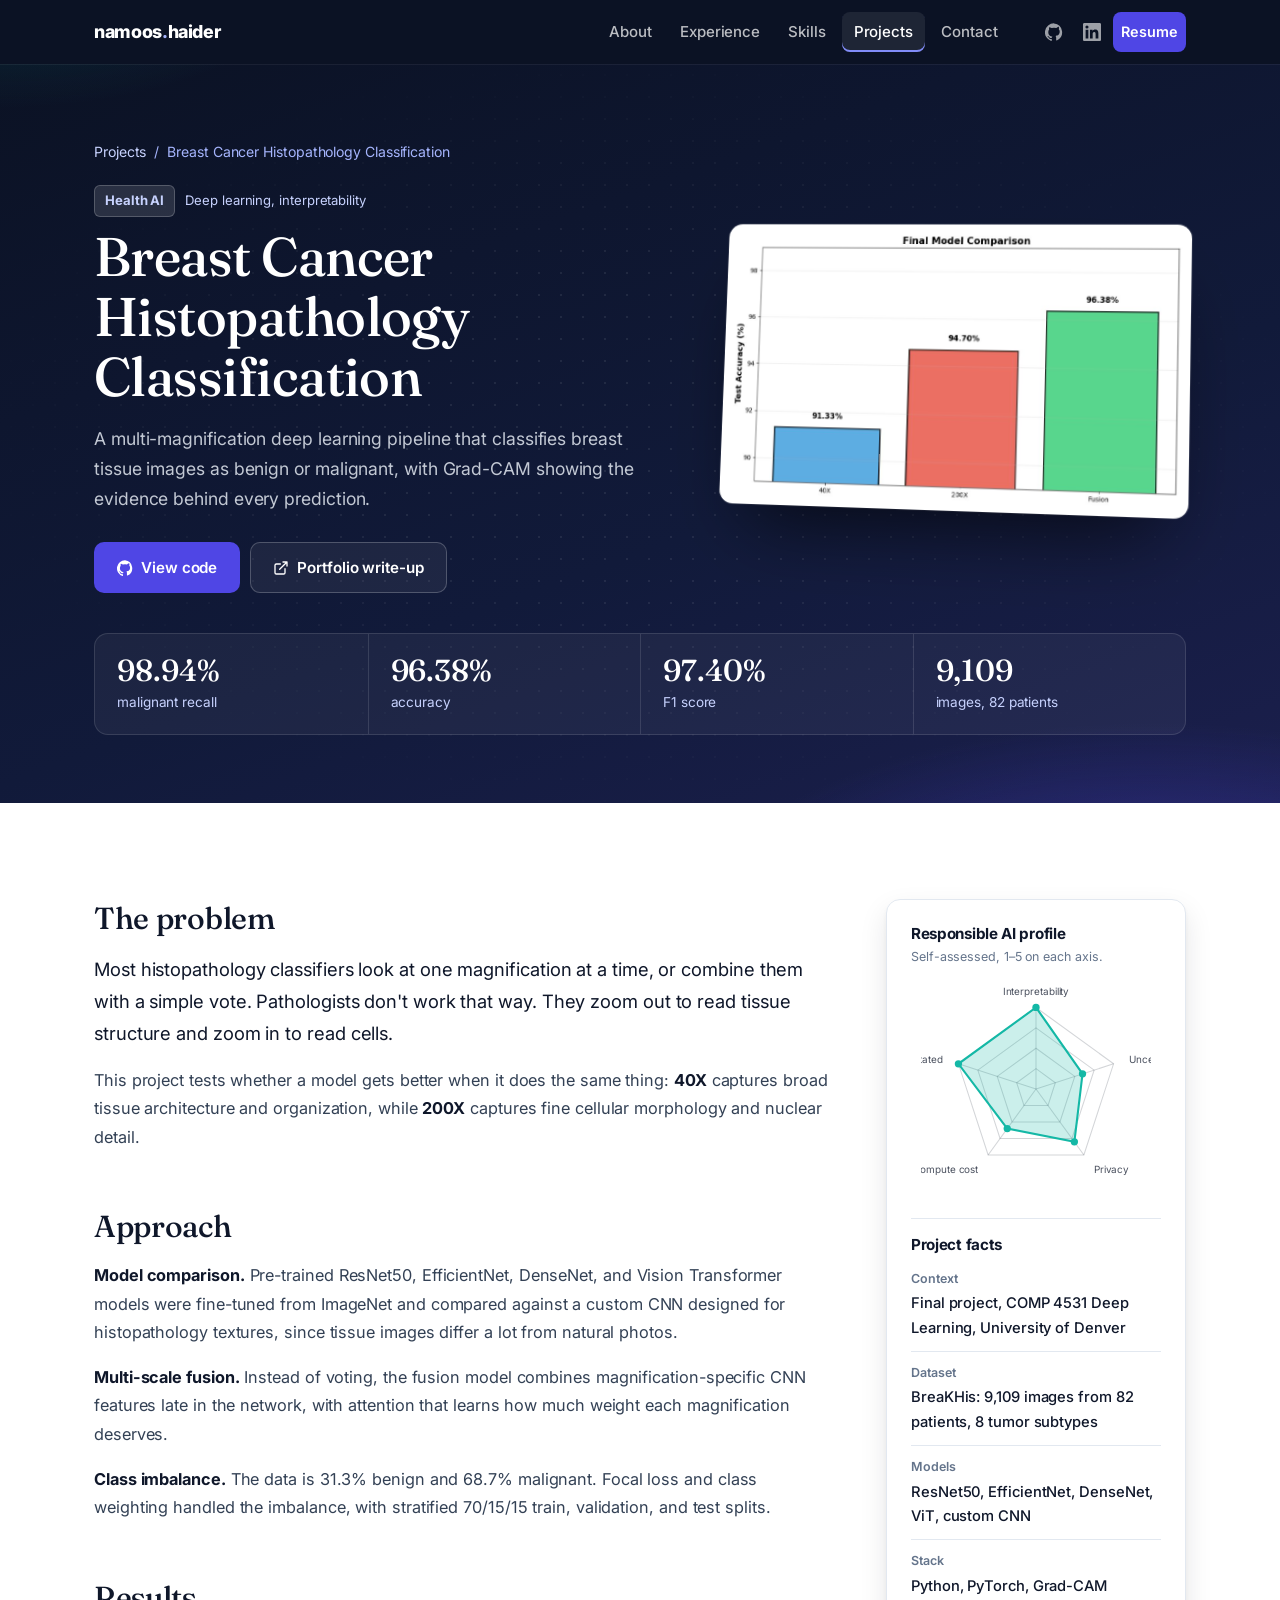
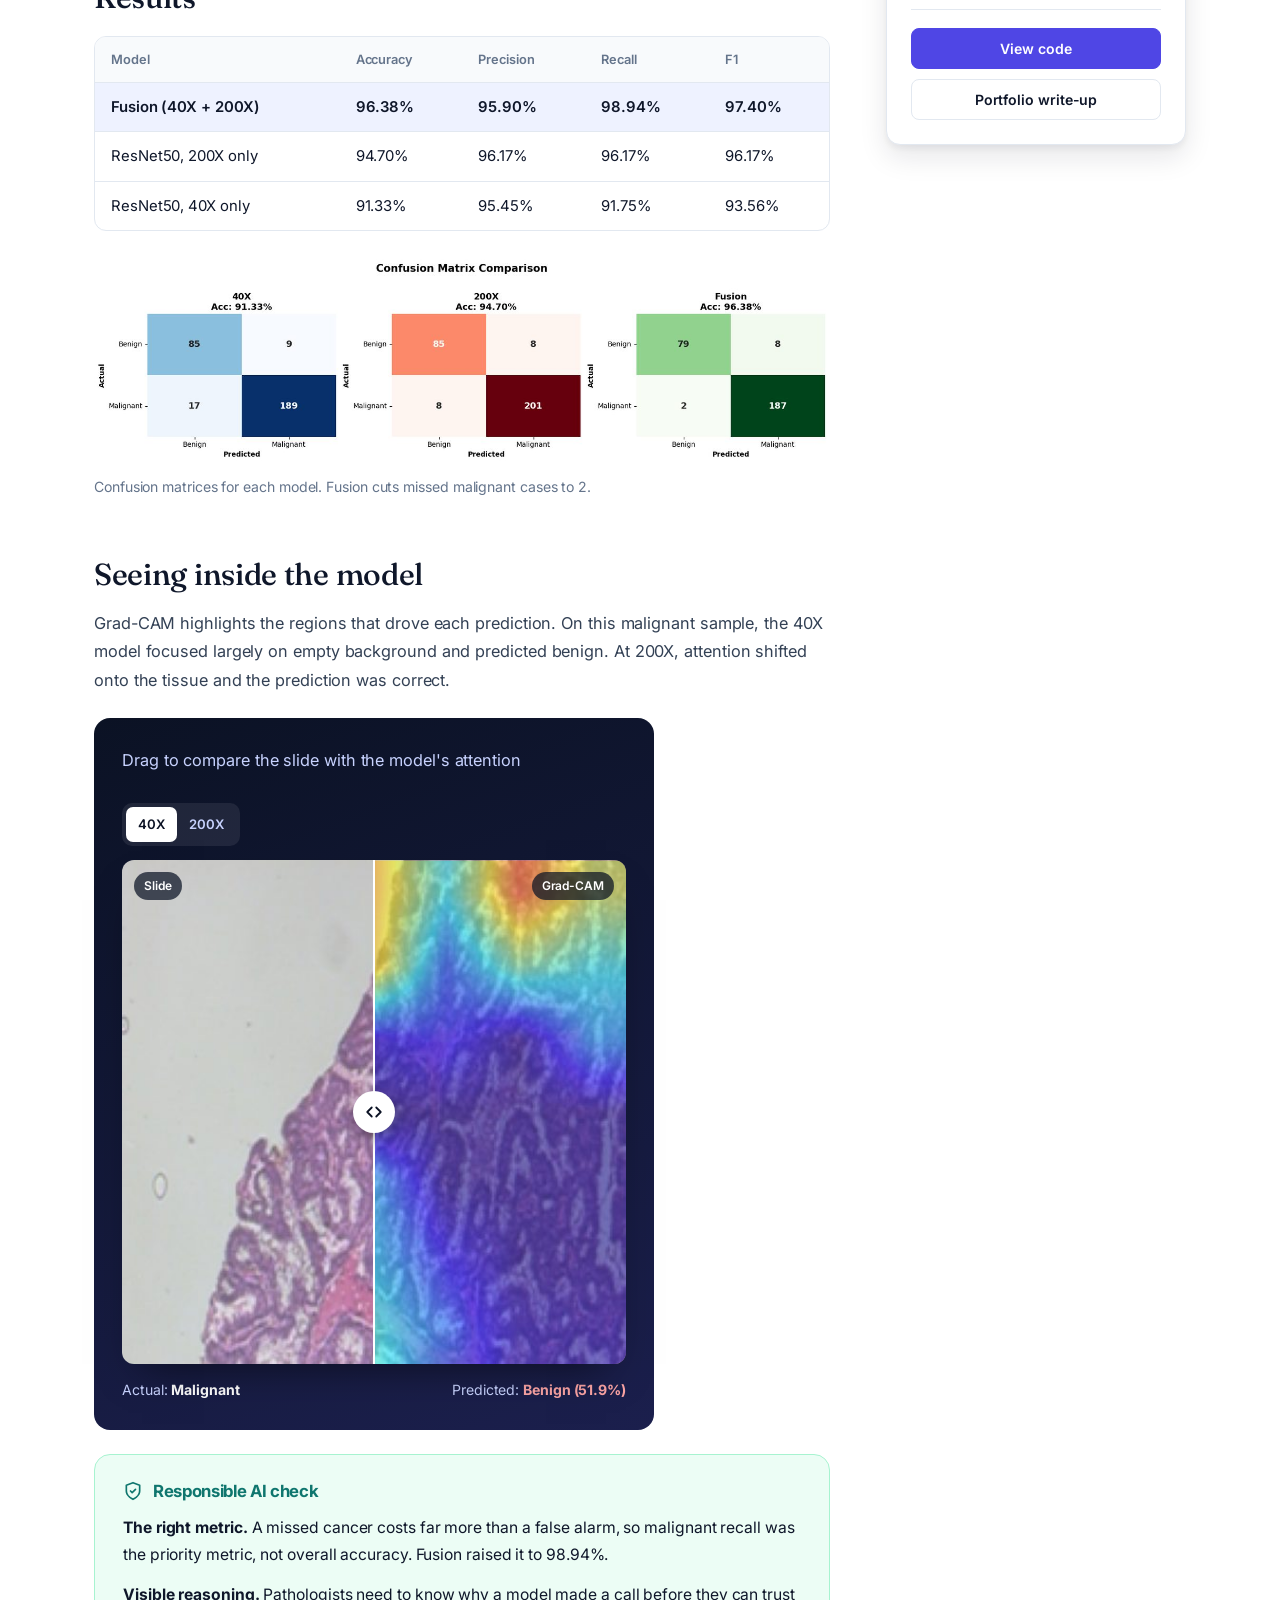
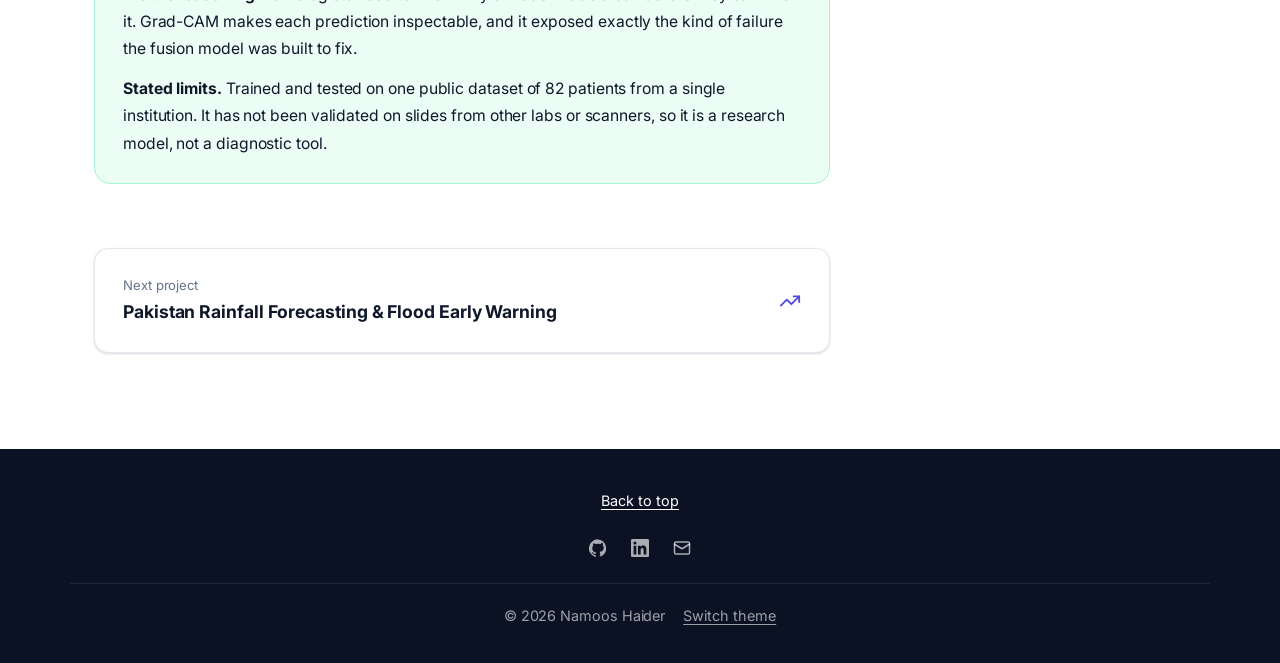
<file: breast-cancer.html>
<!DOCTYPE html>
<html lang="en">
<head>
<meta charset="UTF-8">
<meta name="viewport" content="width=device-width, initial-scale=1, viewport-fit=cover">
<title>Breast Cancer Histopathology Classification | Namoos Haider</title>
<meta name="description" content="Namoos Haider builds interpretable, accountable machine learning and LLM systems.">
<meta property="og:type" content="website">
<meta property="og:title" content="Namoos Haider | AI/ML Engineer, Responsible AI">
<meta property="og:description" content="I build AI that shows its reasoning: deep learning, LLM agents, and production data pipelines with interpretability built in.">
<meta property="og:url" content="https://namoos99.github.io/">
<meta property="og:image" content="https://namoos99.github.io/assets/og-cover.png">
<meta property="og:image:width" content="1200">
<meta property="og:image:height" content="627">
<meta name="twitter:card" content="summary_large_image">
<meta name="twitter:image" content="https://namoos99.github.io/assets/og-cover.png">
<link rel="preconnect" href="https://fonts.googleapis.com"><link rel="preconnect" href="https://fonts.gstatic.com" crossorigin><link href="https://fonts.googleapis.com/css2?family=Fraunces:opsz,wght@9..144,400;9..144,500;9..144,600&family=Inter:wght@400;500;600;700;800&display=swap" rel="stylesheet">
<link rel="stylesheet" href="styles.css">
</head>
<body>
<svg width="0" height="0" style="position:absolute" aria-hidden="true">
  <symbol id="i-gh" viewBox="0 0 24 24"><path fill="currentColor" d="M12 .5a12 12 0 0 0-3.8 23.4c.6.1.8-.3.8-.6v-2.1c-3.3.7-4-1.4-4-1.4-.6-1.4-1.4-1.8-1.4-1.8-1.1-.8.1-.7.1-.7 1.2.1 1.9 1.3 1.9 1.3 1.1 1.8 2.8 1.3 3.5 1 .1-.8.4-1.3.8-1.6-2.7-.3-5.5-1.3-5.5-6 0-1.3.5-2.4 1.2-3.2-.1-.3-.5-1.5.1-3.2 0 0 1-.3 3.3 1.2a11.5 11.5 0 0 1 6 0C17.3 4.7 18.3 5 18.3 5c.7 1.7.2 2.9.1 3.2.8.8 1.2 1.9 1.2 3.2 0 4.6-2.8 5.6-5.5 5.9.4.4.8 1.1.8 2.2v3.3c0 .3.2.7.8.6A12 12 0 0 0 12 .5z"/></symbol>
  <symbol id="i-in" viewBox="0 0 24 24"><path fill="currentColor" d="M20.4 20.5h-3.6v-5.6c0-1.3 0-3-1.8-3s-2.1 1.4-2.1 2.9v5.7H9.3V9h3.4v1.6h.1c.5-.9 1.6-1.8 3.4-1.8 3.6 0 4.3 2.4 4.3 5.5v6.2zM5.3 7.4a2.1 2.1 0 1 1 0-4.2 2.1 2.1 0 0 1 0 4.2zM7.1 20.5H3.5V9h3.6v11.5zM22.2 0H1.8C.8 0 0 .8 0 1.7v20.6c0 .9.8 1.7 1.8 1.7h20.4c1 0 1.8-.8 1.8-1.7V1.7C24 .8 23.2 0 22.2 0z"/></symbol>
  <symbol id="i-mail" viewBox="0 0 24 24"><g fill="none" stroke="currentColor" stroke-width="2" stroke-linecap="round" stroke-linejoin="round"><rect x="2" y="4" width="20" height="16" rx="2"/><path d="m22 7-10 6L2 7"/></g></symbol>
  <symbol id="i-doc" viewBox="0 0 24 24"><g fill="none" stroke="currentColor" stroke-width="2" stroke-linecap="round" stroke-linejoin="round"><path d="M14 2H6a2 2 0 0 0-2 2v16a2 2 0 0 0 2 2h12a2 2 0 0 0 2-2V8z"/><path d="M14 2v6h6M8 13h8M8 17h5"/></g></symbol>
  <symbol id="i-ext" viewBox="0 0 24 24"><g fill="none" stroke="currentColor" stroke-width="2" stroke-linecap="round" stroke-linejoin="round"><path d="M15 3h6v6M10 14 21 3M18 13v6a2 2 0 0 1-2 2H5a2 2 0 0 1-2-2V8a2 2 0 0 1 2-2h6"/></g></symbol>
  <symbol id="i-trend" viewBox="0 0 24 24"><g fill="none" stroke="currentColor" stroke-width="2" stroke-linecap="round" stroke-linejoin="round"><path d="m22 7-8.5 8.5-5-5L2 17"/><path d="M16 7h6v6"/></g></symbol>
  <symbol id="i-shield" viewBox="0 0 24 24"><g fill="none" stroke="currentColor" stroke-width="2" stroke-linecap="round" stroke-linejoin="round"><path d="M12 22s8-4 8-10V5l-8-3-8 3v7c0 6 8 10 8 10z"/><path d="m9 12 2 2 4-4"/></g></symbol>
  <symbol id="i-pin" viewBox="0 0 24 24"><g fill="none" stroke="currentColor" stroke-width="2" stroke-linecap="round" stroke-linejoin="round"><path d="M20 10c0 6-8 12-8 12s-8-6-8-12a8 8 0 0 1 16 0z"/><circle cx="12" cy="10" r="3"/></g></symbol>
  <symbol id="i-eye" viewBox="0 0 24 24"><g fill="none" stroke="currentColor" stroke-width="2" stroke-linecap="round" stroke-linejoin="round"><path d="M2 12s3.5-7 10-7 10 7 10 7-3.5 7-10 7S2 12 2 12z"/><circle cx="12" cy="12" r="3"/></g></symbol>
  <symbol id="i-spark" viewBox="0 0 24 24"><g fill="none" stroke="currentColor" stroke-width="2" stroke-linecap="round" stroke-linejoin="round"><path d="M12 3v4M12 17v4M3 12h4M17 12h4M5.6 5.6l2.8 2.8M15.6 15.6l2.8 2.8M5.6 18.4l2.8-2.8M15.6 8.4l2.8-2.8"/></g></symbol>
  <symbol id="i-db" viewBox="0 0 24 24"><g fill="none" stroke="currentColor" stroke-width="2" stroke-linecap="round" stroke-linejoin="round"><ellipse cx="12" cy="5" rx="9" ry="3"/><path d="M3 5v14c0 1.7 4 3 9 3s9-1.3 9-3V5"/><path d="M3 12c0 1.7 4 3 9 3s9-1.3 9-3"/></g></symbol>
  <symbol id="i-chart" viewBox="0 0 24 24"><g fill="none" stroke="currentColor" stroke-width="2" stroke-linecap="round" stroke-linejoin="round"><path d="M3 3v18h18"/><path d="m7 15 4-4 3 3 6-7"/></g></symbol>
  <symbol id="i-brief" viewBox="0 0 24 24"><g fill="none" stroke="currentColor" stroke-width="2" stroke-linecap="round" stroke-linejoin="round"><rect x="2" y="7" width="20" height="14" rx="2"/><path d="M16 7V5a2 2 0 0 0-2-2h-4a2 2 0 0 0-2 2v2"/></g></symbol>
  <symbol id="i-cap" viewBox="0 0 24 24"><g fill="none" stroke="currentColor" stroke-width="2" stroke-linecap="round" stroke-linejoin="round"><path d="M22 10 12 5 2 10l10 5 10-5z"/><path d="M6 12v5c3 2 9 2 12 0v-5"/></g></symbol>
  <symbol id="i-code" viewBox="0 0 24 24"><g fill="none" stroke="currentColor" stroke-width="2" stroke-linecap="round" stroke-linejoin="round"><path d="m16 18 6-6-6-6M8 6l-6 6 6 6"/></g></symbol>
  <symbol id="i-layers" viewBox="0 0 24 24"><g fill="none" stroke="currentColor" stroke-width="2" stroke-linecap="round" stroke-linejoin="round"><path d="m12 2 10 5-10 5L2 7z"/><path d="m2 17 10 5 10-5M2 12l10 5 10-5"/></g></symbol>
  <symbol id="i-target" viewBox="0 0 24 24"><g fill="none" stroke="currentColor" stroke-width="2" stroke-linecap="round" stroke-linejoin="round"><circle cx="12" cy="12" r="10"/><circle cx="12" cy="12" r="6"/><circle cx="12" cy="12" r="2"/></g></symbol>
  <symbol id="i-git" viewBox="0 0 24 24"><g fill="none" stroke="currentColor" stroke-width="2" stroke-linecap="round" stroke-linejoin="round"><circle cx="6" cy="6" r="3"/><circle cx="6" cy="18" r="3"/><circle cx="18" cy="9" r="3"/><path d="M6 9v6M18 12c0 3-3 3-6 3H6"/></g></symbol>
  <symbol id="i-palette" viewBox="0 0 24 24"><g fill="none" stroke="currentColor" stroke-width="2" stroke-linecap="round" stroke-linejoin="round"><path d="M12 22a10 10 0 1 1 10-10c0 2.8-2.2 4-4 4h-2a2 2 0 0 0-1.5 3.3A2 2 0 0 1 12 22z"/><circle cx="7.5" cy="10.5" r="1"/><circle cx="12" cy="7.5" r="1"/><circle cx="16.5" cy="10.5" r="1"/></g></symbol>
  <symbol id="i-present" viewBox="0 0 24 24"><g fill="none" stroke="currentColor" stroke-width="2" stroke-linecap="round" stroke-linejoin="round"><rect x="3" y="4" width="18" height="12" rx="2"/><path d="M8 20h8M12 16v4"/><path d="m8 11 3-3 2 2 3-3"/></g></symbol>
</svg>
<nav class="navbar"><div class="container">
<a class="brand" href="index.html">namoos<span>.</span>haider</a>
<button class="toggler" type="button" aria-label="Open menu" aria-expanded="false"><svg width="22" height="22" viewBox="0 0 24 24" fill="none" stroke="currentColor" stroke-width="2" stroke-linecap="round"><path d="M4 7h16M4 12h16M4 17h16"/></svg></button>
<div class="nav-links"><a href="about.html">About</a><a href="experience.html">Experience</a><a href="skills.html">Skills</a><a href="projects.html" aria-current=page>Projects</a><a href="contact.html">Contact</a></div>
<div class="nav-icons"><a href="https://github.com/Namoos99" target="_blank" rel="noopener" aria-label="GitHub"><svg class="icon" style="width:18px;height:18px"><use href="#i-gh"/></svg></a><a href="https://linkedin.com/in/namoos-haider-75a949209" target="_blank" rel="noopener" aria-label="LinkedIn"><svg class="icon" style="width:18px;height:18px"><use href="#i-in"/></svg></a><a class="nav-cta" href="resume.html" data-resume>Resume</a></div>
</div></nav>
<main>
<header class="page-hero case-hero has-visual"><div class="container"><div class="case-grid"><div>
  <nav class="crumbs" aria-label="Breadcrumb"><a href="projects.html">Projects</a><span>/</span><span>Breast Cancer Histopathology Classification</span></nav>
  <div class="meta"><span class="badge">Health AI</span><span>Deep learning, interpretability</span></div>
  <h1>Breast Cancer Histopathology Classification</h1><p class="sub">A multi-magnification deep learning pipeline that classifies breast tissue images as benign or malignant, with Grad-CAM showing the evidence behind every prediction.</p>
  <div class="hero-links"><a class="btn btn-primary" href="https://github.com/Namoos99/Breast-Cancer-Histopathology" target="_blank" rel="noopener"><svg class="icon" style="width:16px;height:16px"><use href="#i-gh"/></svg>View code</a><a class="btn btn-ghost" href="https://www.datascienceportfol.io/namoos99/projects/0" target="_blank" rel="noopener"><svg class="icon" style="width:16px;height:16px"><use href="#i-ext"/></svg>Portfolio write-up</a></div></div>
  <div class="hero-visual"><div class="frame"><img src="assets/bc_models.jpg" alt="Test accuracy for 40X, 200X, and fusion"></div></div></div>
  <div class="kpi-row"><div><b>98.94%</b><span>malignant recall</span></div><div><b>96.38%</b><span>accuracy</span></div><div><b>97.40%</b><span>F1 score</span></div><div><b>9,109</b><span>images, 82 patients</span></div></div>
</div></header>
<section class="section"><div class="container"><div class="case-layout">
  <article class="prose"><h2>The problem</h2>
<p class="lead">Most histopathology classifiers look at one magnification at a time, or combine them with a simple vote. Pathologists don't work that way. They zoom out to read tissue structure and zoom in to read cells.</p>
<p>This project tests whether a model gets better when it does the same thing: <strong>40X</strong> captures broad tissue architecture and organization, while <strong>200X</strong> captures fine cellular morphology and nuclear detail.</p>
<h2>Approach</h2>
<p><strong>Model comparison.</strong> Pre-trained ResNet50, EfficientNet, DenseNet, and Vision Transformer models were fine-tuned from ImageNet and compared against a custom CNN designed for histopathology textures, since tissue images differ a lot from natural photos.</p>
<p><strong>Multi-scale fusion.</strong> Instead of voting, the fusion model combines magnification-specific CNN features late in the network, with attention that learns how much weight each magnification deserves.</p>
<p><strong>Class imbalance.</strong> The data is 31.3% benign and 68.7% malignant. Focal loss and class weighting handled the imbalance, with stratified 70/15/15 train, validation, and test splits.</p>
<h2>Results</h2>
<div class="table-wrap"><table><thead><tr><th>Model</th><th>Accuracy</th><th>Precision</th><th>Recall</th><th>F1</th></tr></thead><tbody><tr class=best><td>Fusion (40X + 200X)</td><td>96.38%</td><td>95.90%</td><td>98.94%</td><td>97.40%</td></tr><tr><td>ResNet50, 200X only</td><td>94.70%</td><td>96.17%</td><td>96.17%</td><td>96.17%</td></tr><tr><td>ResNet50, 40X only</td><td>91.33%</td><td>95.45%</td><td>91.75%</td><td>93.56%</td></tr></tbody></table></div>
<figure class="fig "><div class="frame"><img src="assets/bc_cm.jpg" alt="Confusion matrices for 40X, 200X, and fusion models"></div><figcaption>Confusion matrices for each model. Fusion cuts missed malignant cases to 2.</figcaption></figure>
<h2>Seeing inside the model</h2>
<p>Grad-CAM highlights the regions that drove each prediction. On this malignant sample, the 40X model focused largely on empty background and predicted benign. At 200X, attention shifted onto the tissue and the prediction was correct.</p>
<div class="viewer">
  <div class="viewer-head"><p>Drag to compare the slide with the model's attention</p>
    <div class="seg" role="group" aria-label="Magnification"><button type="button" aria-pressed="true" data-mag="40">40X</button><button type="button" aria-pressed="false" data-mag="200">200X</button></div></div>
  <div class="compare">
    <img src="assets/b40o.jpg" alt="Breast tissue slide, true label malignant" class=orig>
    <img src="assets/b40c.jpg" alt="Grad-CAM heatmap over the same slide" class=cam>
    <span class="lbl l">Slide</span><span class="lbl r">Grad-CAM</span><div class="divider"></div>
    <div class="knob" aria-hidden="true"><svg width="18" height="18" viewBox="0 0 24 24" fill="none" stroke="currentColor" stroke-width="2.4" stroke-linecap="round" stroke-linejoin="round"><path d="M9 6l-6 6 6 6M15 6l6 6-6 6"/></svg></div>
    <input type="range" min="0" max="100" value="50" aria-label="Reveal Grad-CAM heatmap">
  </div>
  <div class="verdict"><span>Actual: <b>Malignant</b></span><span class="pred">Predicted: <b class="no">Benign (51.9%)</b></span></div>
  <div hidden class="mag-data" data-40o="assets/b40o.jpg" data-40c="assets/b40c.jpg" data-200o="assets/b200o.jpg" data-200c="assets/b200c.jpg"></div>
</div>
<div class="check-panel"><h3><svg class="icon" style="width:20px;height:20px"><use href="#i-shield"/></svg>Responsible AI check</h3><p><strong>The right metric.</strong> A missed cancer costs far more than a false alarm, so malignant recall was the priority metric, not overall accuracy. Fusion raised it to 98.94%.</p><p><strong>Visible reasoning.</strong> Pathologists need to know why a model made a call before they can trust it. Grad-CAM makes each prediction inspectable, and it exposed exactly the kind of failure the fusion model was built to fix.</p><p><strong>Stated limits.</strong> Trained and tested on one public dataset of 82 patients from a single institution. It has not been validated on slides from other labs or scanners, so it is a research model, not a diagnostic tool.</p></div>
    <a class="next" href="pakistan-rainfall.html"><div><small>Next project</small><strong>Pakistan Rainfall Forecasting & Flood Early Warning</strong></div><svg class="icon" style="width:22px;height:22px"><use href="#i-trend"/></svg></a>
  </article>
  <aside class="facts-card"><h3>Responsible AI profile</h3><p class="radar-note">Self-assessed, 1–5 on each axis.</p><svg class="radar" viewBox="0 0 220 220" role="img" aria-label="Responsible AI profile"><polygon points="110.0,90.5 128.5,104.0 121.5,125.8 98.5,125.8 91.5,104.0" fill="none" stroke="currentColor" stroke-opacity=".18"/><polygon points="110.0,71.0 147.1,97.9 132.9,141.6 87.1,141.6 72.9,97.9" fill="none" stroke="currentColor" stroke-opacity=".18"/><polygon points="110.0,51.5 165.6,91.9 144.4,157.3 75.6,157.3 54.4,91.9" fill="none" stroke="currentColor" stroke-opacity=".18"/><polygon points="110.0,32.0 184.2,85.9 155.8,173.1 64.2,173.1 35.8,85.9" fill="none" stroke="currentColor" stroke-opacity=".18"/><line x1="110" y1="110" x2="110.0" y2="32.0" stroke="currentColor" stroke-opacity=".18"/><line x1="110" y1="110" x2="184.2" y2="85.9" stroke="currentColor" stroke-opacity=".18"/><line x1="110" y1="110" x2="155.8" y2="173.1" stroke="currentColor" stroke-opacity=".18"/><line x1="110" y1="110" x2="64.2" y2="173.1" stroke="currentColor" stroke-opacity=".18"/><line x1="110" y1="110" x2="35.8" y2="85.9" stroke="currentColor" stroke-opacity=".18"/><polygon points="110.0,32.0 154.5,95.5 146.7,160.5 82.5,147.9 35.8,85.9" fill="#14B8A6" fill-opacity=".22" stroke="#14B8A6" stroke-width="2"/><circle cx="110.0" cy="32.0" r="3.5" fill="#14B8A6"/><circle cx="154.5" cy="95.5" r="3.5" fill="#14B8A6"/><circle cx="146.7" cy="160.5" r="3.5" fill="#14B8A6"/><circle cx="82.5" cy="147.9" r="3.5" fill="#14B8A6"/><circle cx="35.8" cy="85.9" r="3.5" fill="#14B8A6"/><text x="110.0" y="20.0" text-anchor="middle" font-size="9.5" font-family="Inter,system-ui" fill="currentColor" fill-opacity=".75">Interpretability</text><text x="199.4" y="85.0" text-anchor="start" font-size="9.5" font-family="Inter,system-ui" fill="currentColor" fill-opacity=".75">Uncertainty shown</text><text x="165.3" y="190.0" text-anchor="start" font-size="9.5" font-family="Inter,system-ui" fill="currentColor" fill-opacity=".75">Privacy</text><text x="54.7" y="190.0" text-anchor="end" font-size="9.5" font-family="Inter,system-ui" fill="currentColor" fill-opacity=".75">Compute cost</text><text x="20.6" y="85.0" text-anchor="end" font-size="9.5" font-family="Inter,system-ui" fill="currentColor" fill-opacity=".75">Limits stated</text></svg><h3>Project facts</h3><dl><div><dt>Context</dt><dd>Final project, COMP 4531 Deep Learning, University of Denver</dd></div><div><dt>Dataset</dt><dd>BreaKHis: 9,109 images from 82 patients, 8 tumor subtypes</dd></div><div><dt>Models</dt><dd>ResNet50, EfficientNet, DenseNet, ViT, custom CNN</dd></div><div><dt>Stack</dt><dd>Python, PyTorch, Grad-CAM</dd></div></dl><div class="card-links"><a class="primary" href="https://github.com/Namoos99/Breast-Cancer-Histopathology" target="_blank" rel="noopener">View code</a><a class="" href="https://www.datascienceportfol.io/namoos99/projects/0" target="_blank" rel="noopener">Portfolio write-up</a></div></aside>
</div></div></section></main>
<footer><button class="top" type="button">Back to top</button>
<div class="icons"><a href="https://github.com/Namoos99" target="_blank" rel="noopener" aria-label="GitHub"><svg class="icon" style="width:18px;height:18px"><use href="#i-gh"/></svg></a><a href="https://linkedin.com/in/namoos-haider-75a949209" target="_blank" rel="noopener" aria-label="LinkedIn"><svg class="icon" style="width:18px;height:18px"><use href="#i-in"/></svg></a><a href="mailto:namoos99@gmail.com" target="_top" aria-label="Email"><svg class="icon" style="width:18px;height:18px"><use href="#i-mail"/></svg></a></div>
<div class="container line"><span>&copy; <span class="yr">2026</span> Namoos Haider</span><button class="theme" type="button">Switch theme</button></div></footer>
<script src="script.js"></script>
</body>
</html>
</file>
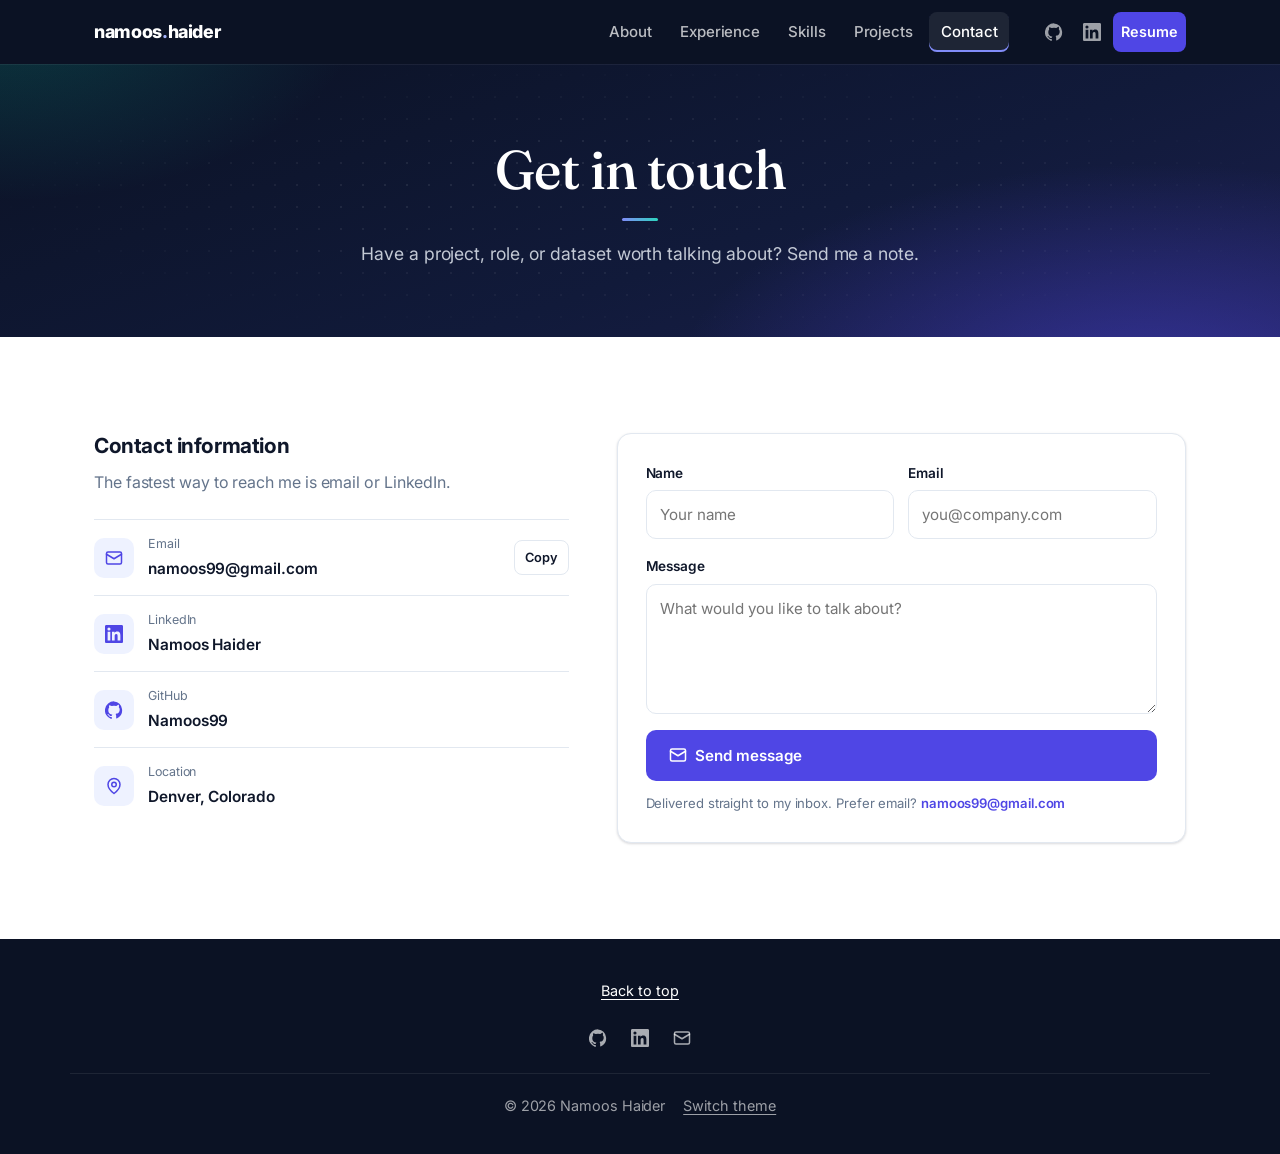
<file: contact.html>
<!DOCTYPE html>
<html lang="en">
<head>
<meta charset="UTF-8">
<meta name="viewport" content="width=device-width, initial-scale=1, viewport-fit=cover">
<title>Contact | Namoos Haider</title>
<meta name="description" content="Namoos Haider builds interpretable, accountable machine learning and LLM systems.">
<meta property="og:type" content="website">
<meta property="og:title" content="Namoos Haider | AI/ML Engineer, Responsible AI">
<meta property="og:description" content="I build AI that shows its reasoning: deep learning, LLM agents, and production data pipelines with interpretability built in.">
<meta property="og:url" content="https://namoos99.github.io/">
<meta property="og:image" content="https://namoos99.github.io/assets/og-cover.png">
<meta property="og:image:width" content="1200">
<meta property="og:image:height" content="627">
<meta name="twitter:card" content="summary_large_image">
<meta name="twitter:image" content="https://namoos99.github.io/assets/og-cover.png">
<link rel="preconnect" href="https://fonts.googleapis.com"><link rel="preconnect" href="https://fonts.gstatic.com" crossorigin><link href="https://fonts.googleapis.com/css2?family=Fraunces:opsz,wght@9..144,400;9..144,500;9..144,600&family=Inter:wght@400;500;600;700;800&display=swap" rel="stylesheet">
<link rel="stylesheet" href="styles.css">
</head>
<body>
<svg width="0" height="0" style="position:absolute" aria-hidden="true">
  <symbol id="i-gh" viewBox="0 0 24 24"><path fill="currentColor" d="M12 .5a12 12 0 0 0-3.8 23.4c.6.1.8-.3.8-.6v-2.1c-3.3.7-4-1.4-4-1.4-.6-1.4-1.4-1.8-1.4-1.8-1.1-.8.1-.7.1-.7 1.2.1 1.9 1.3 1.9 1.3 1.1 1.8 2.8 1.3 3.5 1 .1-.8.4-1.3.8-1.6-2.7-.3-5.5-1.3-5.5-6 0-1.3.5-2.4 1.2-3.2-.1-.3-.5-1.5.1-3.2 0 0 1-.3 3.3 1.2a11.5 11.5 0 0 1 6 0C17.3 4.7 18.3 5 18.3 5c.7 1.7.2 2.9.1 3.2.8.8 1.2 1.9 1.2 3.2 0 4.6-2.8 5.6-5.5 5.9.4.4.8 1.1.8 2.2v3.3c0 .3.2.7.8.6A12 12 0 0 0 12 .5z"/></symbol>
  <symbol id="i-in" viewBox="0 0 24 24"><path fill="currentColor" d="M20.4 20.5h-3.6v-5.6c0-1.3 0-3-1.8-3s-2.1 1.4-2.1 2.9v5.7H9.3V9h3.4v1.6h.1c.5-.9 1.6-1.8 3.4-1.8 3.6 0 4.3 2.4 4.3 5.5v6.2zM5.3 7.4a2.1 2.1 0 1 1 0-4.2 2.1 2.1 0 0 1 0 4.2zM7.1 20.5H3.5V9h3.6v11.5zM22.2 0H1.8C.8 0 0 .8 0 1.7v20.6c0 .9.8 1.7 1.8 1.7h20.4c1 0 1.8-.8 1.8-1.7V1.7C24 .8 23.2 0 22.2 0z"/></symbol>
  <symbol id="i-mail" viewBox="0 0 24 24"><g fill="none" stroke="currentColor" stroke-width="2" stroke-linecap="round" stroke-linejoin="round"><rect x="2" y="4" width="20" height="16" rx="2"/><path d="m22 7-10 6L2 7"/></g></symbol>
  <symbol id="i-doc" viewBox="0 0 24 24"><g fill="none" stroke="currentColor" stroke-width="2" stroke-linecap="round" stroke-linejoin="round"><path d="M14 2H6a2 2 0 0 0-2 2v16a2 2 0 0 0 2 2h12a2 2 0 0 0 2-2V8z"/><path d="M14 2v6h6M8 13h8M8 17h5"/></g></symbol>
  <symbol id="i-ext" viewBox="0 0 24 24"><g fill="none" stroke="currentColor" stroke-width="2" stroke-linecap="round" stroke-linejoin="round"><path d="M15 3h6v6M10 14 21 3M18 13v6a2 2 0 0 1-2 2H5a2 2 0 0 1-2-2V8a2 2 0 0 1 2-2h6"/></g></symbol>
  <symbol id="i-trend" viewBox="0 0 24 24"><g fill="none" stroke="currentColor" stroke-width="2" stroke-linecap="round" stroke-linejoin="round"><path d="m22 7-8.5 8.5-5-5L2 17"/><path d="M16 7h6v6"/></g></symbol>
  <symbol id="i-shield" viewBox="0 0 24 24"><g fill="none" stroke="currentColor" stroke-width="2" stroke-linecap="round" stroke-linejoin="round"><path d="M12 22s8-4 8-10V5l-8-3-8 3v7c0 6 8 10 8 10z"/><path d="m9 12 2 2 4-4"/></g></symbol>
  <symbol id="i-pin" viewBox="0 0 24 24"><g fill="none" stroke="currentColor" stroke-width="2" stroke-linecap="round" stroke-linejoin="round"><path d="M20 10c0 6-8 12-8 12s-8-6-8-12a8 8 0 0 1 16 0z"/><circle cx="12" cy="10" r="3"/></g></symbol>
  <symbol id="i-eye" viewBox="0 0 24 24"><g fill="none" stroke="currentColor" stroke-width="2" stroke-linecap="round" stroke-linejoin="round"><path d="M2 12s3.5-7 10-7 10 7 10 7-3.5 7-10 7S2 12 2 12z"/><circle cx="12" cy="12" r="3"/></g></symbol>
  <symbol id="i-spark" viewBox="0 0 24 24"><g fill="none" stroke="currentColor" stroke-width="2" stroke-linecap="round" stroke-linejoin="round"><path d="M12 3v4M12 17v4M3 12h4M17 12h4M5.6 5.6l2.8 2.8M15.6 15.6l2.8 2.8M5.6 18.4l2.8-2.8M15.6 8.4l2.8-2.8"/></g></symbol>
  <symbol id="i-db" viewBox="0 0 24 24"><g fill="none" stroke="currentColor" stroke-width="2" stroke-linecap="round" stroke-linejoin="round"><ellipse cx="12" cy="5" rx="9" ry="3"/><path d="M3 5v14c0 1.7 4 3 9 3s9-1.3 9-3V5"/><path d="M3 12c0 1.7 4 3 9 3s9-1.3 9-3"/></g></symbol>
  <symbol id="i-chart" viewBox="0 0 24 24"><g fill="none" stroke="currentColor" stroke-width="2" stroke-linecap="round" stroke-linejoin="round"><path d="M3 3v18h18"/><path d="m7 15 4-4 3 3 6-7"/></g></symbol>
  <symbol id="i-brief" viewBox="0 0 24 24"><g fill="none" stroke="currentColor" stroke-width="2" stroke-linecap="round" stroke-linejoin="round"><rect x="2" y="7" width="20" height="14" rx="2"/><path d="M16 7V5a2 2 0 0 0-2-2h-4a2 2 0 0 0-2 2v2"/></g></symbol>
  <symbol id="i-cap" viewBox="0 0 24 24"><g fill="none" stroke="currentColor" stroke-width="2" stroke-linecap="round" stroke-linejoin="round"><path d="M22 10 12 5 2 10l10 5 10-5z"/><path d="M6 12v5c3 2 9 2 12 0v-5"/></g></symbol>
  <symbol id="i-code" viewBox="0 0 24 24"><g fill="none" stroke="currentColor" stroke-width="2" stroke-linecap="round" stroke-linejoin="round"><path d="m16 18 6-6-6-6M8 6l-6 6 6 6"/></g></symbol>
  <symbol id="i-layers" viewBox="0 0 24 24"><g fill="none" stroke="currentColor" stroke-width="2" stroke-linecap="round" stroke-linejoin="round"><path d="m12 2 10 5-10 5L2 7z"/><path d="m2 17 10 5 10-5M2 12l10 5 10-5"/></g></symbol>
  <symbol id="i-target" viewBox="0 0 24 24"><g fill="none" stroke="currentColor" stroke-width="2" stroke-linecap="round" stroke-linejoin="round"><circle cx="12" cy="12" r="10"/><circle cx="12" cy="12" r="6"/><circle cx="12" cy="12" r="2"/></g></symbol>
  <symbol id="i-git" viewBox="0 0 24 24"><g fill="none" stroke="currentColor" stroke-width="2" stroke-linecap="round" stroke-linejoin="round"><circle cx="6" cy="6" r="3"/><circle cx="6" cy="18" r="3"/><circle cx="18" cy="9" r="3"/><path d="M6 9v6M18 12c0 3-3 3-6 3H6"/></g></symbol>
  <symbol id="i-palette" viewBox="0 0 24 24"><g fill="none" stroke="currentColor" stroke-width="2" stroke-linecap="round" stroke-linejoin="round"><path d="M12 22a10 10 0 1 1 10-10c0 2.8-2.2 4-4 4h-2a2 2 0 0 0-1.5 3.3A2 2 0 0 1 12 22z"/><circle cx="7.5" cy="10.5" r="1"/><circle cx="12" cy="7.5" r="1"/><circle cx="16.5" cy="10.5" r="1"/></g></symbol>
  <symbol id="i-present" viewBox="0 0 24 24"><g fill="none" stroke="currentColor" stroke-width="2" stroke-linecap="round" stroke-linejoin="round"><rect x="3" y="4" width="18" height="12" rx="2"/><path d="M8 20h8M12 16v4"/><path d="m8 11 3-3 2 2 3-3"/></g></symbol>
</svg>
<nav class="navbar"><div class="container">
<a class="brand" href="index.html">namoos<span>.</span>haider</a>
<button class="toggler" type="button" aria-label="Open menu" aria-expanded="false"><svg width="22" height="22" viewBox="0 0 24 24" fill="none" stroke="currentColor" stroke-width="2" stroke-linecap="round"><path d="M4 7h16M4 12h16M4 17h16"/></svg></button>
<div class="nav-links"><a href="about.html">About</a><a href="experience.html">Experience</a><a href="skills.html">Skills</a><a href="projects.html">Projects</a><a href="contact.html" aria-current=page>Contact</a></div>
<div class="nav-icons"><a href="https://github.com/Namoos99" target="_blank" rel="noopener" aria-label="GitHub"><svg class="icon" style="width:18px;height:18px"><use href="#i-gh"/></svg></a><a href="https://linkedin.com/in/namoos-haider-75a949209" target="_blank" rel="noopener" aria-label="LinkedIn"><svg class="icon" style="width:18px;height:18px"><use href="#i-in"/></svg></a><a class="nav-cta" href="resume.html" data-resume>Resume</a></div>
</div></nav>
<main>
<header class="page-hero center"><div class="container"><h1>Get in touch</h1><p class="sub">Have a project, role, or dataset worth talking about? Send me a note.</p></div></header>
<section class="section"><div class="container"><div class="contact">
  <div class="contact-info"><h3>Contact information</h3><p>The fastest way to reach me is email or LinkedIn.</p>
    <div class="info-row"><span class="ic"><svg class="icon" style="width:18px;height:18px"><use href="#i-mail"/></svg></span><div><small>Email</small><a href="mailto:namoos99@gmail.com" target="_top">namoos99@gmail.com</a></div><button class="copy" type="button" data-copy="namoos99@gmail.com">Copy</button></div>
    <div class="info-row"><span class="ic"><svg class="icon" style="width:18px;height:18px"><use href="#i-in"/></svg></span><div><small>LinkedIn</small><a href="https://linkedin.com/in/namoos-haider-75a949209" target="_blank" rel="noopener">Namoos Haider</a></div></div>
    <div class="info-row"><span class="ic"><svg class="icon" style="width:18px;height:18px"><use href="#i-gh"/></svg></span><div><small>GitHub</small><a href="https://github.com/Namoos99" target="_blank" rel="noopener">Namoos99</a></div></div>
    <div class="info-row"><span class="ic"><svg class="icon" style="width:18px;height:18px"><use href="#i-pin"/></svg></span><div><small>Location</small><strong>Denver, Colorado</strong></div></div>
  </div>
  <form class="card contact-form" action="https://formsubmit.co/namoos99@gmail.com" method="POST">
    <input type="hidden" name="_subject" value="Portfolio message from namoos.haider">
    <input type="hidden" name="_template" value="table">
    <input type="hidden" name="_next" value="https://namoos99.github.io/thanks.html">
    <input type="text" name="_honey" style="display:none" tabindex="-1" autocomplete="off">
    <div class="row"><div><label for="f-name">Name</label><input type="text" id="f-name" name="name" required placeholder="Your name"></div><div><label for="f-email">Email</label><input type="email" id="f-email" name="email" required placeholder="you@company.com"></div></div>
    <label for="f-msg">Message</label><textarea id="f-msg" name="message" required placeholder="What would you like to talk about?"></textarea>
    <button class="btn btn-primary" type="submit"><svg class="icon" style="width:18px;height:18px"><use href="#i-mail"/></svg>Send message</button>
    <p class="form-note">Delivered straight to my inbox. Prefer email? <a href="mailto:namoos99@gmail.com" target="_top">namoos99@gmail.com</a></p>
  </form>
</div></div></section></main>
<footer><button class="top" type="button">Back to top</button>
<div class="icons"><a href="https://github.com/Namoos99" target="_blank" rel="noopener" aria-label="GitHub"><svg class="icon" style="width:18px;height:18px"><use href="#i-gh"/></svg></a><a href="https://linkedin.com/in/namoos-haider-75a949209" target="_blank" rel="noopener" aria-label="LinkedIn"><svg class="icon" style="width:18px;height:18px"><use href="#i-in"/></svg></a><a href="mailto:namoos99@gmail.com" target="_top" aria-label="Email"><svg class="icon" style="width:18px;height:18px"><use href="#i-mail"/></svg></a></div>
<div class="container line"><span>&copy; <span class="yr">2026</span> Namoos Haider</span><button class="theme" type="button">Switch theme</button></div></footer>
<script src="script.js"></script>
</body>
</html>
</file>
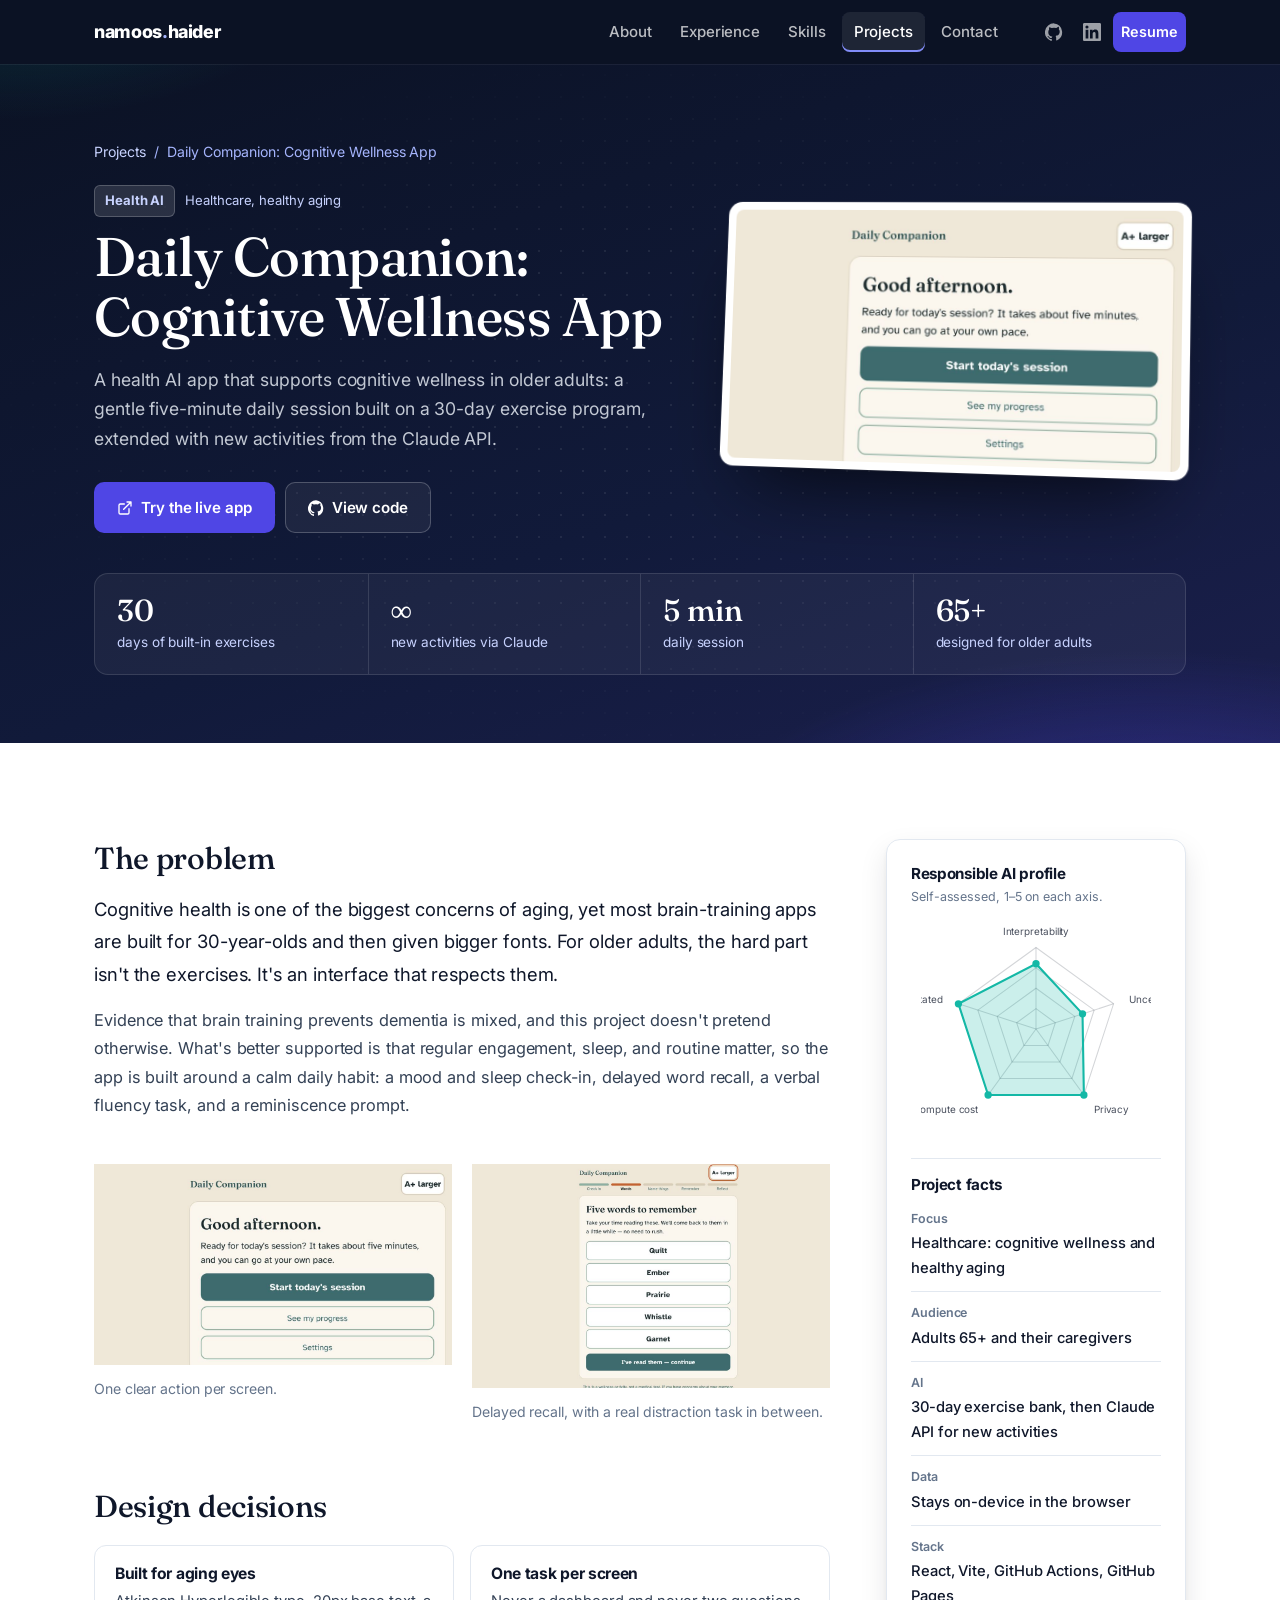
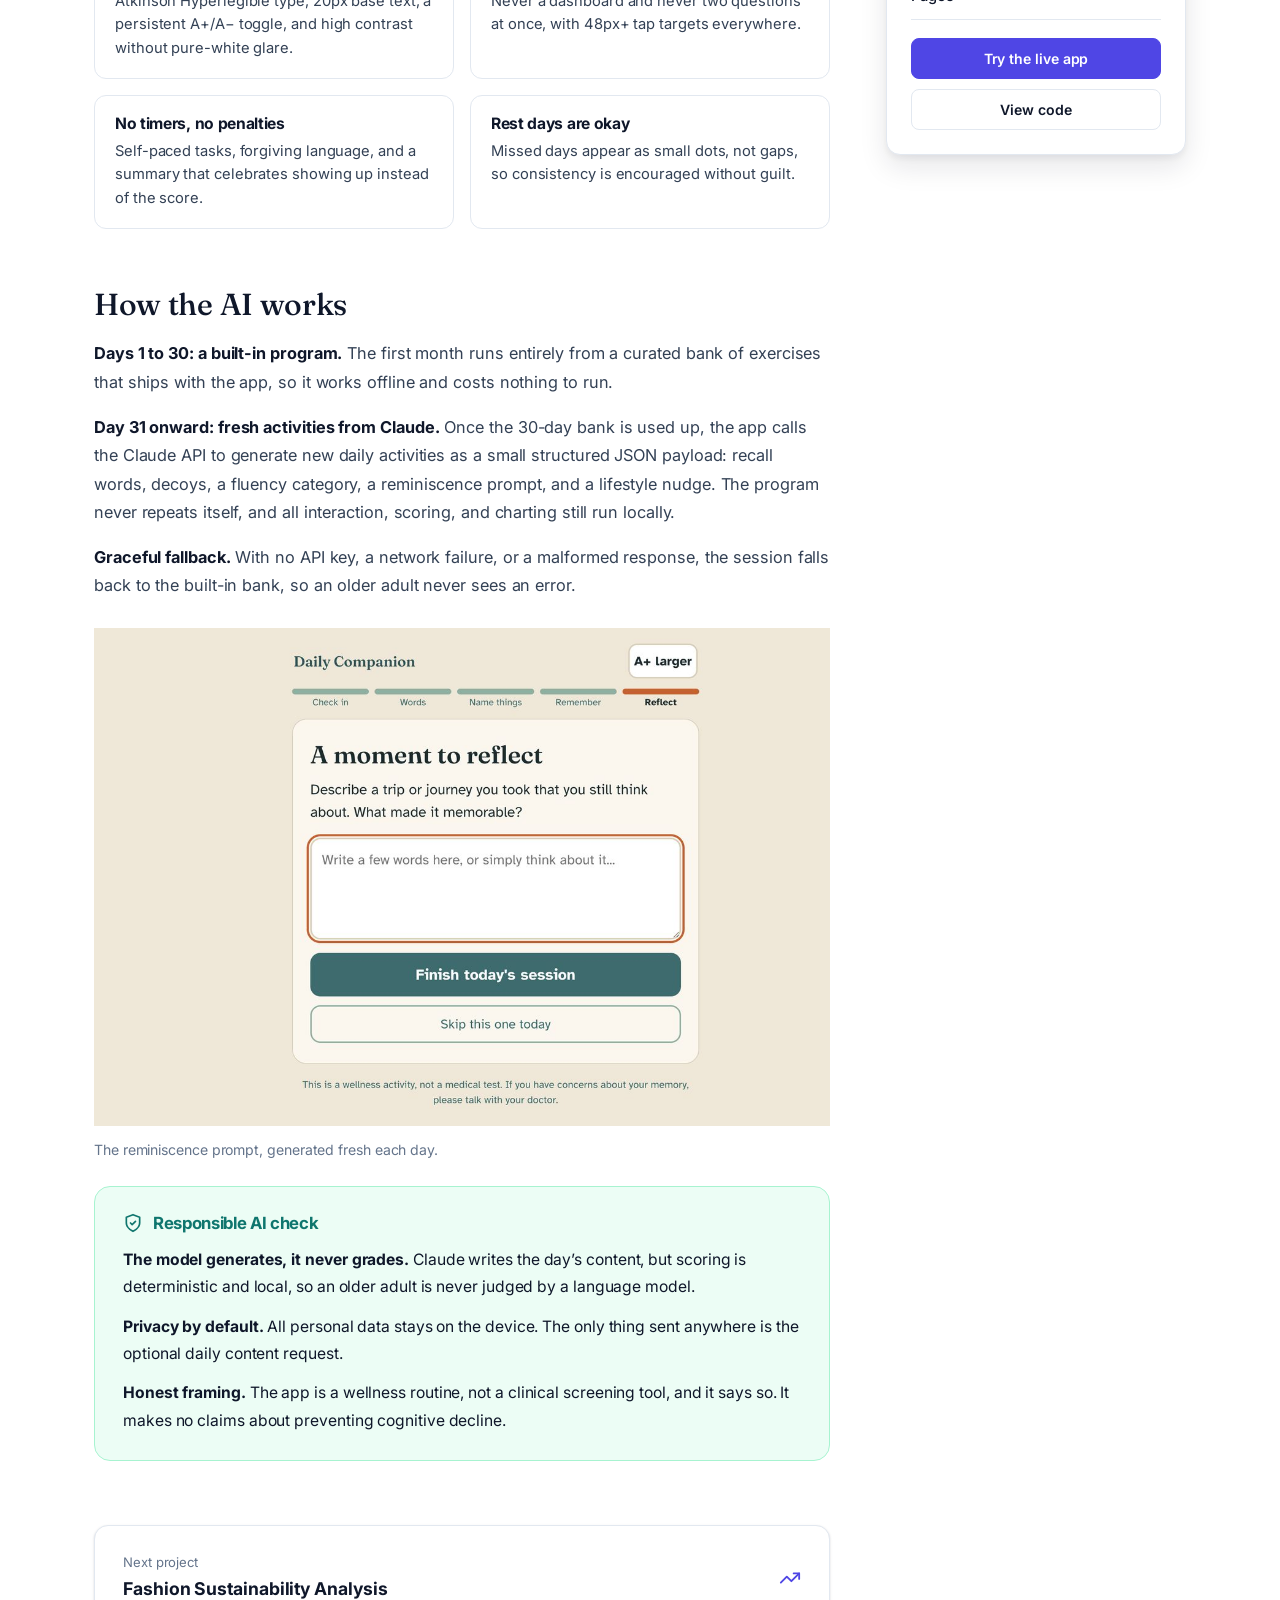
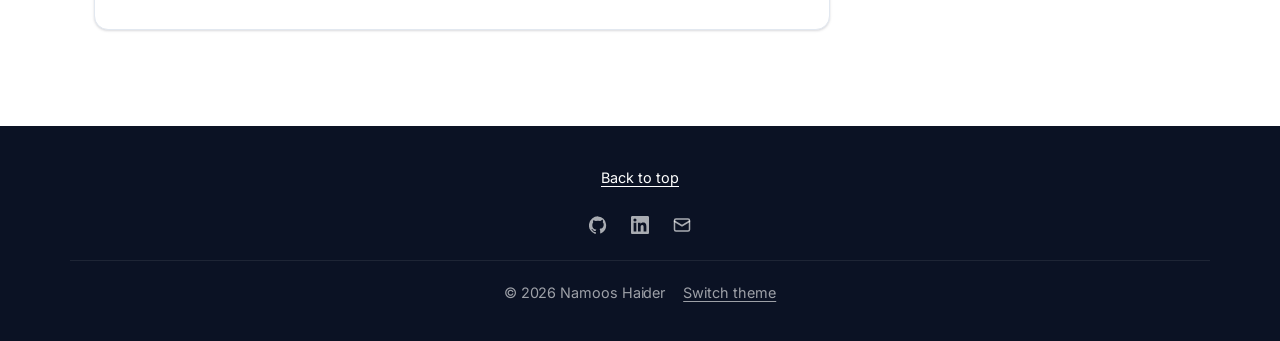
<file: daily-companion.html>
<!DOCTYPE html>
<html lang="en">
<head>
<meta charset="UTF-8">
<meta name="viewport" content="width=device-width, initial-scale=1, viewport-fit=cover">
<title>Daily Companion: Cognitive Wellness App | Namoos Haider</title>
<meta name="description" content="Namoos Haider builds interpretable, accountable machine learning and LLM systems.">
<meta property="og:type" content="website">
<meta property="og:title" content="Namoos Haider | AI/ML Engineer, Responsible AI">
<meta property="og:description" content="I build AI that shows its reasoning: deep learning, LLM agents, and production data pipelines with interpretability built in.">
<meta property="og:url" content="https://namoos99.github.io/">
<meta property="og:image" content="https://namoos99.github.io/assets/og-cover.png">
<meta property="og:image:width" content="1200">
<meta property="og:image:height" content="627">
<meta name="twitter:card" content="summary_large_image">
<meta name="twitter:image" content="https://namoos99.github.io/assets/og-cover.png">
<link rel="preconnect" href="https://fonts.googleapis.com"><link rel="preconnect" href="https://fonts.gstatic.com" crossorigin><link href="https://fonts.googleapis.com/css2?family=Fraunces:opsz,wght@9..144,400;9..144,500;9..144,600&family=Inter:wght@400;500;600;700;800&display=swap" rel="stylesheet">
<link rel="stylesheet" href="styles.css">
</head>
<body>
<svg width="0" height="0" style="position:absolute" aria-hidden="true">
  <symbol id="i-gh" viewBox="0 0 24 24"><path fill="currentColor" d="M12 .5a12 12 0 0 0-3.8 23.4c.6.1.8-.3.8-.6v-2.1c-3.3.7-4-1.4-4-1.4-.6-1.4-1.4-1.8-1.4-1.8-1.1-.8.1-.7.1-.7 1.2.1 1.9 1.3 1.9 1.3 1.1 1.8 2.8 1.3 3.5 1 .1-.8.4-1.3.8-1.6-2.7-.3-5.5-1.3-5.5-6 0-1.3.5-2.4 1.2-3.2-.1-.3-.5-1.5.1-3.2 0 0 1-.3 3.3 1.2a11.5 11.5 0 0 1 6 0C17.3 4.7 18.3 5 18.3 5c.7 1.7.2 2.9.1 3.2.8.8 1.2 1.9 1.2 3.2 0 4.6-2.8 5.6-5.5 5.9.4.4.8 1.1.8 2.2v3.3c0 .3.2.7.8.6A12 12 0 0 0 12 .5z"/></symbol>
  <symbol id="i-in" viewBox="0 0 24 24"><path fill="currentColor" d="M20.4 20.5h-3.6v-5.6c0-1.3 0-3-1.8-3s-2.1 1.4-2.1 2.9v5.7H9.3V9h3.4v1.6h.1c.5-.9 1.6-1.8 3.4-1.8 3.6 0 4.3 2.4 4.3 5.5v6.2zM5.3 7.4a2.1 2.1 0 1 1 0-4.2 2.1 2.1 0 0 1 0 4.2zM7.1 20.5H3.5V9h3.6v11.5zM22.2 0H1.8C.8 0 0 .8 0 1.7v20.6c0 .9.8 1.7 1.8 1.7h20.4c1 0 1.8-.8 1.8-1.7V1.7C24 .8 23.2 0 22.2 0z"/></symbol>
  <symbol id="i-mail" viewBox="0 0 24 24"><g fill="none" stroke="currentColor" stroke-width="2" stroke-linecap="round" stroke-linejoin="round"><rect x="2" y="4" width="20" height="16" rx="2"/><path d="m22 7-10 6L2 7"/></g></symbol>
  <symbol id="i-doc" viewBox="0 0 24 24"><g fill="none" stroke="currentColor" stroke-width="2" stroke-linecap="round" stroke-linejoin="round"><path d="M14 2H6a2 2 0 0 0-2 2v16a2 2 0 0 0 2 2h12a2 2 0 0 0 2-2V8z"/><path d="M14 2v6h6M8 13h8M8 17h5"/></g></symbol>
  <symbol id="i-ext" viewBox="0 0 24 24"><g fill="none" stroke="currentColor" stroke-width="2" stroke-linecap="round" stroke-linejoin="round"><path d="M15 3h6v6M10 14 21 3M18 13v6a2 2 0 0 1-2 2H5a2 2 0 0 1-2-2V8a2 2 0 0 1 2-2h6"/></g></symbol>
  <symbol id="i-trend" viewBox="0 0 24 24"><g fill="none" stroke="currentColor" stroke-width="2" stroke-linecap="round" stroke-linejoin="round"><path d="m22 7-8.5 8.5-5-5L2 17"/><path d="M16 7h6v6"/></g></symbol>
  <symbol id="i-shield" viewBox="0 0 24 24"><g fill="none" stroke="currentColor" stroke-width="2" stroke-linecap="round" stroke-linejoin="round"><path d="M12 22s8-4 8-10V5l-8-3-8 3v7c0 6 8 10 8 10z"/><path d="m9 12 2 2 4-4"/></g></symbol>
  <symbol id="i-pin" viewBox="0 0 24 24"><g fill="none" stroke="currentColor" stroke-width="2" stroke-linecap="round" stroke-linejoin="round"><path d="M20 10c0 6-8 12-8 12s-8-6-8-12a8 8 0 0 1 16 0z"/><circle cx="12" cy="10" r="3"/></g></symbol>
  <symbol id="i-eye" viewBox="0 0 24 24"><g fill="none" stroke="currentColor" stroke-width="2" stroke-linecap="round" stroke-linejoin="round"><path d="M2 12s3.5-7 10-7 10 7 10 7-3.5 7-10 7S2 12 2 12z"/><circle cx="12" cy="12" r="3"/></g></symbol>
  <symbol id="i-spark" viewBox="0 0 24 24"><g fill="none" stroke="currentColor" stroke-width="2" stroke-linecap="round" stroke-linejoin="round"><path d="M12 3v4M12 17v4M3 12h4M17 12h4M5.6 5.6l2.8 2.8M15.6 15.6l2.8 2.8M5.6 18.4l2.8-2.8M15.6 8.4l2.8-2.8"/></g></symbol>
  <symbol id="i-db" viewBox="0 0 24 24"><g fill="none" stroke="currentColor" stroke-width="2" stroke-linecap="round" stroke-linejoin="round"><ellipse cx="12" cy="5" rx="9" ry="3"/><path d="M3 5v14c0 1.7 4 3 9 3s9-1.3 9-3V5"/><path d="M3 12c0 1.7 4 3 9 3s9-1.3 9-3"/></g></symbol>
  <symbol id="i-chart" viewBox="0 0 24 24"><g fill="none" stroke="currentColor" stroke-width="2" stroke-linecap="round" stroke-linejoin="round"><path d="M3 3v18h18"/><path d="m7 15 4-4 3 3 6-7"/></g></symbol>
  <symbol id="i-brief" viewBox="0 0 24 24"><g fill="none" stroke="currentColor" stroke-width="2" stroke-linecap="round" stroke-linejoin="round"><rect x="2" y="7" width="20" height="14" rx="2"/><path d="M16 7V5a2 2 0 0 0-2-2h-4a2 2 0 0 0-2 2v2"/></g></symbol>
  <symbol id="i-cap" viewBox="0 0 24 24"><g fill="none" stroke="currentColor" stroke-width="2" stroke-linecap="round" stroke-linejoin="round"><path d="M22 10 12 5 2 10l10 5 10-5z"/><path d="M6 12v5c3 2 9 2 12 0v-5"/></g></symbol>
  <symbol id="i-code" viewBox="0 0 24 24"><g fill="none" stroke="currentColor" stroke-width="2" stroke-linecap="round" stroke-linejoin="round"><path d="m16 18 6-6-6-6M8 6l-6 6 6 6"/></g></symbol>
  <symbol id="i-layers" viewBox="0 0 24 24"><g fill="none" stroke="currentColor" stroke-width="2" stroke-linecap="round" stroke-linejoin="round"><path d="m12 2 10 5-10 5L2 7z"/><path d="m2 17 10 5 10-5M2 12l10 5 10-5"/></g></symbol>
  <symbol id="i-target" viewBox="0 0 24 24"><g fill="none" stroke="currentColor" stroke-width="2" stroke-linecap="round" stroke-linejoin="round"><circle cx="12" cy="12" r="10"/><circle cx="12" cy="12" r="6"/><circle cx="12" cy="12" r="2"/></g></symbol>
  <symbol id="i-git" viewBox="0 0 24 24"><g fill="none" stroke="currentColor" stroke-width="2" stroke-linecap="round" stroke-linejoin="round"><circle cx="6" cy="6" r="3"/><circle cx="6" cy="18" r="3"/><circle cx="18" cy="9" r="3"/><path d="M6 9v6M18 12c0 3-3 3-6 3H6"/></g></symbol>
  <symbol id="i-palette" viewBox="0 0 24 24"><g fill="none" stroke="currentColor" stroke-width="2" stroke-linecap="round" stroke-linejoin="round"><path d="M12 22a10 10 0 1 1 10-10c0 2.8-2.2 4-4 4h-2a2 2 0 0 0-1.5 3.3A2 2 0 0 1 12 22z"/><circle cx="7.5" cy="10.5" r="1"/><circle cx="12" cy="7.5" r="1"/><circle cx="16.5" cy="10.5" r="1"/></g></symbol>
  <symbol id="i-present" viewBox="0 0 24 24"><g fill="none" stroke="currentColor" stroke-width="2" stroke-linecap="round" stroke-linejoin="round"><rect x="3" y="4" width="18" height="12" rx="2"/><path d="M8 20h8M12 16v4"/><path d="m8 11 3-3 2 2 3-3"/></g></symbol>
</svg>
<nav class="navbar"><div class="container">
<a class="brand" href="index.html">namoos<span>.</span>haider</a>
<button class="toggler" type="button" aria-label="Open menu" aria-expanded="false"><svg width="22" height="22" viewBox="0 0 24 24" fill="none" stroke="currentColor" stroke-width="2" stroke-linecap="round"><path d="M4 7h16M4 12h16M4 17h16"/></svg></button>
<div class="nav-links"><a href="about.html">About</a><a href="experience.html">Experience</a><a href="skills.html">Skills</a><a href="projects.html" aria-current=page>Projects</a><a href="contact.html">Contact</a></div>
<div class="nav-icons"><a href="https://github.com/Namoos99" target="_blank" rel="noopener" aria-label="GitHub"><svg class="icon" style="width:18px;height:18px"><use href="#i-gh"/></svg></a><a href="https://linkedin.com/in/namoos-haider-75a949209" target="_blank" rel="noopener" aria-label="LinkedIn"><svg class="icon" style="width:18px;height:18px"><use href="#i-in"/></svg></a><a class="nav-cta" href="resume.html" data-resume>Resume</a></div>
</div></nav>
<main>
<header class="page-hero case-hero has-visual"><div class="container"><div class="case-grid"><div>
  <nav class="crumbs" aria-label="Breadcrumb"><a href="projects.html">Projects</a><span>/</span><span>Daily Companion: Cognitive Wellness App</span></nav>
  <div class="meta"><span class="badge">Health AI</span><span>Healthcare, healthy aging</span></div>
  <h1>Daily Companion: Cognitive Wellness App</h1><p class="sub">A health AI app that supports cognitive wellness in older adults: a gentle five-minute daily session built on a 30-day exercise program, extended with new activities from the Claude API.</p>
  <div class="hero-links"><a class="btn btn-primary" href="https://namoos99.github.io/cognitive-companion/" target="_blank" rel="noopener"><svg class="icon" style="width:16px;height:16px"><use href="#i-ext"/></svg>Try the live app</a><a class="btn btn-ghost" href="https://github.com/Namoos99/cognitive-companion" target="_blank" rel="noopener"><svg class="icon" style="width:16px;height:16px"><use href="#i-gh"/></svg>View code</a></div></div>
  <div class="hero-visual"><div class="frame"><img src="assets/dc1.jpg" alt="Daily Companion welcome screen"></div></div></div>
  <div class="kpi-row"><div><b>30</b><span>days of built-in exercises</span></div><div><b>∞</b><span>new activities via Claude</span></div><div><b>5 min</b><span>daily session</span></div><div><b>65+</b><span>designed for older adults</span></div></div>
</div></header>
<section class="section"><div class="container"><div class="case-layout">
  <article class="prose"><h2>The problem</h2>
<p class="lead">Cognitive health is one of the biggest concerns of aging, yet most brain-training apps are built for 30-year-olds and then given bigger fonts. For older adults, the hard part isn't the exercises. It's an interface that respects them.</p>
<p>Evidence that brain training prevents dementia is mixed, and this project doesn't pretend otherwise. What's better supported is that regular engagement, sleep, and routine matter, so the app is built around a calm daily habit: a mood and sleep check-in, delayed word recall, a verbal fluency task, and a reminiscence prompt.</p>
<div class="fig-pair"><figure class="fig "><div class="frame"><img src="assets/dc1.jpg" alt="Welcome screen with a large start button"></div><figcaption>One clear action per screen.</figcaption></figure><figure class="fig "><div class="frame"><img src="assets/dc2.jpg" alt="Word recall screen showing five words"></div><figcaption>Delayed recall, with a real distraction task in between.</figcaption></figure></div>
<h2>Design decisions</h2>
<div class="decisions">
  <div class="decision"><h4>Built for aging eyes</h4><p>Atkinson Hyperlegible type, 20px base text, a persistent A+/A− toggle, and high contrast without pure-white glare.</p></div>
  <div class="decision"><h4>One task per screen</h4><p>Never a dashboard and never two questions at once, with 48px+ tap targets everywhere.</p></div>
  <div class="decision"><h4>No timers, no penalties</h4><p>Self-paced tasks, forgiving language, and a summary that celebrates showing up instead of the score.</p></div>
  <div class="decision"><h4>Rest days are okay</h4><p>Missed days appear as small dots, not gaps, so consistency is encouraged without guilt.</p></div>
</div>
<h2>How the AI works</h2>
<p><strong>Days 1 to 30: a built-in program.</strong> The first month runs entirely from a curated bank of exercises that ships with the app, so it works offline and costs nothing to run.</p>
<p><strong>Day 31 onward: fresh activities from Claude.</strong> Once the 30-day bank is used up, the app calls the Claude API to generate new daily activities as a small structured JSON payload: recall words, decoys, a fluency category, a reminiscence prompt, and a lifestyle nudge. The program never repeats itself, and all interaction, scoring, and charting still run locally.</p>
<p><strong>Graceful fallback.</strong> With no API key, a network failure, or a malformed response, the session falls back to the built-in bank, so an older adult never sees an error.</p>
<figure class="fig "><div class="frame"><img src="assets/dc3.jpg" alt="Reflection prompt screen"></div><figcaption>The reminiscence prompt, generated fresh each day.</figcaption></figure>
<div class="check-panel"><h3><svg class="icon" style="width:20px;height:20px"><use href="#i-shield"/></svg>Responsible AI check</h3><p><strong>The model generates, it never grades.</strong> Claude writes the day’s content, but scoring is deterministic and local, so an older adult is never judged by a language model.</p><p><strong>Privacy by default.</strong> All personal data stays on the device. The only thing sent anywhere is the optional daily content request.</p><p><strong>Honest framing.</strong> The app is a wellness routine, not a clinical screening tool, and it says so. It makes no claims about preventing cognitive decline.</p></div>
    <a class="next" href="fashion-sustainability.html"><div><small>Next project</small><strong>Fashion Sustainability Analysis</strong></div><svg class="icon" style="width:22px;height:22px"><use href="#i-trend"/></svg></a>
  </article>
  <aside class="facts-card"><h3>Responsible AI profile</h3><p class="radar-note">Self-assessed, 1–5 on each axis.</p><svg class="radar" viewBox="0 0 220 220" role="img" aria-label="Responsible AI profile"><polygon points="110.0,90.5 128.5,104.0 121.5,125.8 98.5,125.8 91.5,104.0" fill="none" stroke="currentColor" stroke-opacity=".18"/><polygon points="110.0,71.0 147.1,97.9 132.9,141.6 87.1,141.6 72.9,97.9" fill="none" stroke="currentColor" stroke-opacity=".18"/><polygon points="110.0,51.5 165.6,91.9 144.4,157.3 75.6,157.3 54.4,91.9" fill="none" stroke="currentColor" stroke-opacity=".18"/><polygon points="110.0,32.0 184.2,85.9 155.8,173.1 64.2,173.1 35.8,85.9" fill="none" stroke="currentColor" stroke-opacity=".18"/><line x1="110" y1="110" x2="110.0" y2="32.0" stroke="currentColor" stroke-opacity=".18"/><line x1="110" y1="110" x2="184.2" y2="85.9" stroke="currentColor" stroke-opacity=".18"/><line x1="110" y1="110" x2="155.8" y2="173.1" stroke="currentColor" stroke-opacity=".18"/><line x1="110" y1="110" x2="64.2" y2="173.1" stroke="currentColor" stroke-opacity=".18"/><line x1="110" y1="110" x2="35.8" y2="85.9" stroke="currentColor" stroke-opacity=".18"/><polygon points="110.0,47.6 154.5,95.5 155.8,173.1 64.2,173.1 35.8,85.9" fill="#14B8A6" fill-opacity=".22" stroke="#14B8A6" stroke-width="2"/><circle cx="110.0" cy="47.6" r="3.5" fill="#14B8A6"/><circle cx="154.5" cy="95.5" r="3.5" fill="#14B8A6"/><circle cx="155.8" cy="173.1" r="3.5" fill="#14B8A6"/><circle cx="64.2" cy="173.1" r="3.5" fill="#14B8A6"/><circle cx="35.8" cy="85.9" r="3.5" fill="#14B8A6"/><text x="110.0" y="20.0" text-anchor="middle" font-size="9.5" font-family="Inter,system-ui" fill="currentColor" fill-opacity=".75">Interpretability</text><text x="199.4" y="85.0" text-anchor="start" font-size="9.5" font-family="Inter,system-ui" fill="currentColor" fill-opacity=".75">Uncertainty shown</text><text x="165.3" y="190.0" text-anchor="start" font-size="9.5" font-family="Inter,system-ui" fill="currentColor" fill-opacity=".75">Privacy</text><text x="54.7" y="190.0" text-anchor="end" font-size="9.5" font-family="Inter,system-ui" fill="currentColor" fill-opacity=".75">Compute cost</text><text x="20.6" y="85.0" text-anchor="end" font-size="9.5" font-family="Inter,system-ui" fill="currentColor" fill-opacity=".75">Limits stated</text></svg><h3>Project facts</h3><dl><div><dt>Focus</dt><dd>Healthcare: cognitive wellness and healthy aging</dd></div><div><dt>Audience</dt><dd>Adults 65+ and their caregivers</dd></div><div><dt>AI</dt><dd>30-day exercise bank, then Claude API for new activities</dd></div><div><dt>Data</dt><dd>Stays on-device in the browser</dd></div><div><dt>Stack</dt><dd>React, Vite, GitHub Actions, GitHub Pages</dd></div></dl><div class="card-links"><a class="primary" href="https://namoos99.github.io/cognitive-companion/" target="_blank" rel="noopener">Try the live app</a><a class="" href="https://github.com/Namoos99/cognitive-companion" target="_blank" rel="noopener">View code</a></div></aside>
</div></div></section></main>
<footer><button class="top" type="button">Back to top</button>
<div class="icons"><a href="https://github.com/Namoos99" target="_blank" rel="noopener" aria-label="GitHub"><svg class="icon" style="width:18px;height:18px"><use href="#i-gh"/></svg></a><a href="https://linkedin.com/in/namoos-haider-75a949209" target="_blank" rel="noopener" aria-label="LinkedIn"><svg class="icon" style="width:18px;height:18px"><use href="#i-in"/></svg></a><a href="mailto:namoos99@gmail.com" target="_top" aria-label="Email"><svg class="icon" style="width:18px;height:18px"><use href="#i-mail"/></svg></a></div>
<div class="container line"><span>&copy; <span class="yr">2026</span> Namoos Haider</span><button class="theme" type="button">Switch theme</button></div></footer>
<script src="script.js"></script>
</body>
</html>
</file>
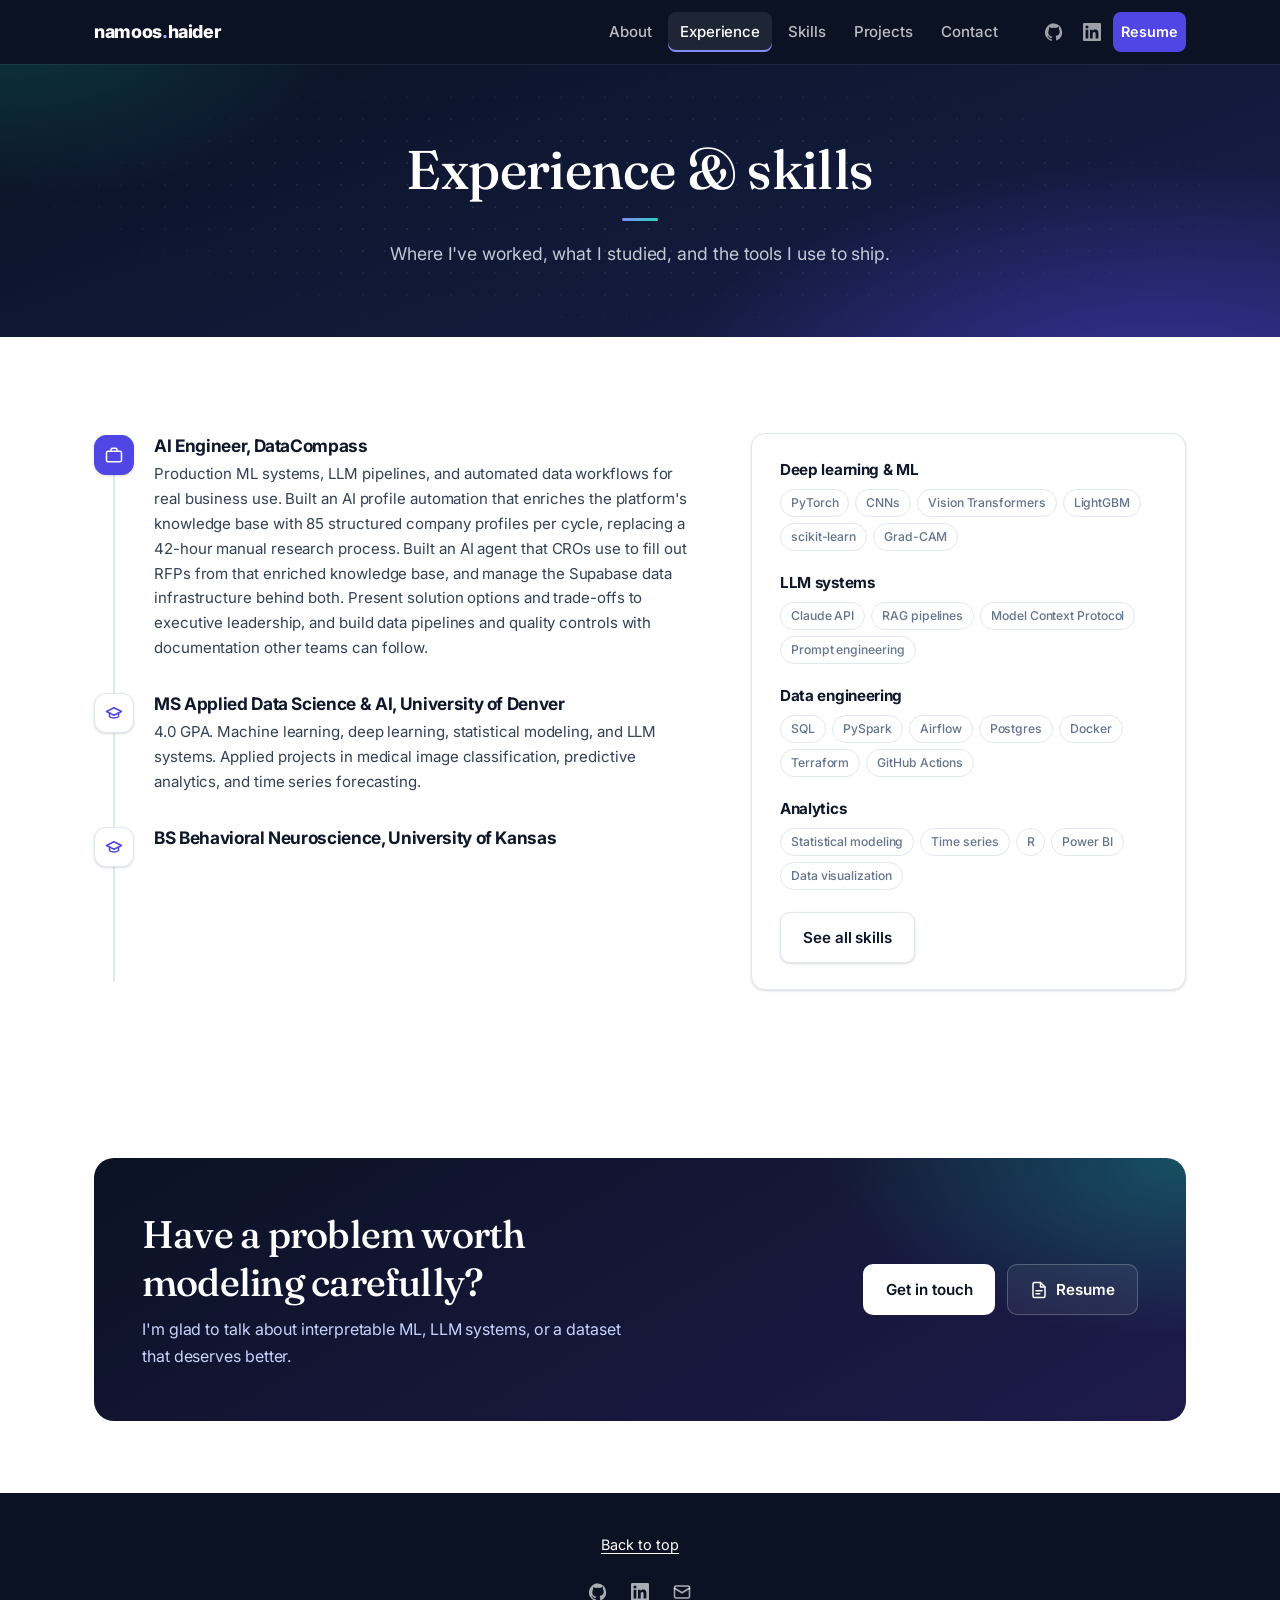
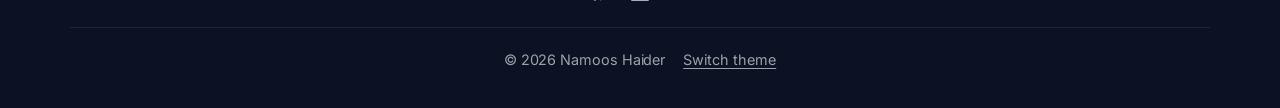
<file: experience.html>
<!DOCTYPE html>
<html lang="en">
<head>
<meta charset="UTF-8">
<meta name="viewport" content="width=device-width, initial-scale=1, viewport-fit=cover">
<title>Experience | Namoos Haider</title>
<meta name="description" content="Namoos Haider builds interpretable, accountable machine learning and LLM systems.">
<meta property="og:type" content="website">
<meta property="og:title" content="Namoos Haider | AI/ML Engineer, Responsible AI">
<meta property="og:description" content="I build AI that shows its reasoning: deep learning, LLM agents, and production data pipelines with interpretability built in.">
<meta property="og:url" content="https://namoos99.github.io/">
<meta property="og:image" content="https://namoos99.github.io/assets/og-cover.png">
<meta property="og:image:width" content="1200">
<meta property="og:image:height" content="627">
<meta name="twitter:card" content="summary_large_image">
<meta name="twitter:image" content="https://namoos99.github.io/assets/og-cover.png">
<link rel="preconnect" href="https://fonts.googleapis.com"><link rel="preconnect" href="https://fonts.gstatic.com" crossorigin><link href="https://fonts.googleapis.com/css2?family=Fraunces:opsz,wght@9..144,400;9..144,500;9..144,600&family=Inter:wght@400;500;600;700;800&display=swap" rel="stylesheet">
<link rel="stylesheet" href="styles.css">
</head>
<body>
<svg width="0" height="0" style="position:absolute" aria-hidden="true">
  <symbol id="i-gh" viewBox="0 0 24 24"><path fill="currentColor" d="M12 .5a12 12 0 0 0-3.8 23.4c.6.1.8-.3.8-.6v-2.1c-3.3.7-4-1.4-4-1.4-.6-1.4-1.4-1.8-1.4-1.8-1.1-.8.1-.7.1-.7 1.2.1 1.9 1.3 1.9 1.3 1.1 1.8 2.8 1.3 3.5 1 .1-.8.4-1.3.8-1.6-2.7-.3-5.5-1.3-5.5-6 0-1.3.5-2.4 1.2-3.2-.1-.3-.5-1.5.1-3.2 0 0 1-.3 3.3 1.2a11.5 11.5 0 0 1 6 0C17.3 4.7 18.3 5 18.3 5c.7 1.7.2 2.9.1 3.2.8.8 1.2 1.9 1.2 3.2 0 4.6-2.8 5.6-5.5 5.9.4.4.8 1.1.8 2.2v3.3c0 .3.2.7.8.6A12 12 0 0 0 12 .5z"/></symbol>
  <symbol id="i-in" viewBox="0 0 24 24"><path fill="currentColor" d="M20.4 20.5h-3.6v-5.6c0-1.3 0-3-1.8-3s-2.1 1.4-2.1 2.9v5.7H9.3V9h3.4v1.6h.1c.5-.9 1.6-1.8 3.4-1.8 3.6 0 4.3 2.4 4.3 5.5v6.2zM5.3 7.4a2.1 2.1 0 1 1 0-4.2 2.1 2.1 0 0 1 0 4.2zM7.1 20.5H3.5V9h3.6v11.5zM22.2 0H1.8C.8 0 0 .8 0 1.7v20.6c0 .9.8 1.7 1.8 1.7h20.4c1 0 1.8-.8 1.8-1.7V1.7C24 .8 23.2 0 22.2 0z"/></symbol>
  <symbol id="i-mail" viewBox="0 0 24 24"><g fill="none" stroke="currentColor" stroke-width="2" stroke-linecap="round" stroke-linejoin="round"><rect x="2" y="4" width="20" height="16" rx="2"/><path d="m22 7-10 6L2 7"/></g></symbol>
  <symbol id="i-doc" viewBox="0 0 24 24"><g fill="none" stroke="currentColor" stroke-width="2" stroke-linecap="round" stroke-linejoin="round"><path d="M14 2H6a2 2 0 0 0-2 2v16a2 2 0 0 0 2 2h12a2 2 0 0 0 2-2V8z"/><path d="M14 2v6h6M8 13h8M8 17h5"/></g></symbol>
  <symbol id="i-ext" viewBox="0 0 24 24"><g fill="none" stroke="currentColor" stroke-width="2" stroke-linecap="round" stroke-linejoin="round"><path d="M15 3h6v6M10 14 21 3M18 13v6a2 2 0 0 1-2 2H5a2 2 0 0 1-2-2V8a2 2 0 0 1 2-2h6"/></g></symbol>
  <symbol id="i-trend" viewBox="0 0 24 24"><g fill="none" stroke="currentColor" stroke-width="2" stroke-linecap="round" stroke-linejoin="round"><path d="m22 7-8.5 8.5-5-5L2 17"/><path d="M16 7h6v6"/></g></symbol>
  <symbol id="i-shield" viewBox="0 0 24 24"><g fill="none" stroke="currentColor" stroke-width="2" stroke-linecap="round" stroke-linejoin="round"><path d="M12 22s8-4 8-10V5l-8-3-8 3v7c0 6 8 10 8 10z"/><path d="m9 12 2 2 4-4"/></g></symbol>
  <symbol id="i-pin" viewBox="0 0 24 24"><g fill="none" stroke="currentColor" stroke-width="2" stroke-linecap="round" stroke-linejoin="round"><path d="M20 10c0 6-8 12-8 12s-8-6-8-12a8 8 0 0 1 16 0z"/><circle cx="12" cy="10" r="3"/></g></symbol>
  <symbol id="i-eye" viewBox="0 0 24 24"><g fill="none" stroke="currentColor" stroke-width="2" stroke-linecap="round" stroke-linejoin="round"><path d="M2 12s3.5-7 10-7 10 7 10 7-3.5 7-10 7S2 12 2 12z"/><circle cx="12" cy="12" r="3"/></g></symbol>
  <symbol id="i-spark" viewBox="0 0 24 24"><g fill="none" stroke="currentColor" stroke-width="2" stroke-linecap="round" stroke-linejoin="round"><path d="M12 3v4M12 17v4M3 12h4M17 12h4M5.6 5.6l2.8 2.8M15.6 15.6l2.8 2.8M5.6 18.4l2.8-2.8M15.6 8.4l2.8-2.8"/></g></symbol>
  <symbol id="i-db" viewBox="0 0 24 24"><g fill="none" stroke="currentColor" stroke-width="2" stroke-linecap="round" stroke-linejoin="round"><ellipse cx="12" cy="5" rx="9" ry="3"/><path d="M3 5v14c0 1.7 4 3 9 3s9-1.3 9-3V5"/><path d="M3 12c0 1.7 4 3 9 3s9-1.3 9-3"/></g></symbol>
  <symbol id="i-chart" viewBox="0 0 24 24"><g fill="none" stroke="currentColor" stroke-width="2" stroke-linecap="round" stroke-linejoin="round"><path d="M3 3v18h18"/><path d="m7 15 4-4 3 3 6-7"/></g></symbol>
  <symbol id="i-brief" viewBox="0 0 24 24"><g fill="none" stroke="currentColor" stroke-width="2" stroke-linecap="round" stroke-linejoin="round"><rect x="2" y="7" width="20" height="14" rx="2"/><path d="M16 7V5a2 2 0 0 0-2-2h-4a2 2 0 0 0-2 2v2"/></g></symbol>
  <symbol id="i-cap" viewBox="0 0 24 24"><g fill="none" stroke="currentColor" stroke-width="2" stroke-linecap="round" stroke-linejoin="round"><path d="M22 10 12 5 2 10l10 5 10-5z"/><path d="M6 12v5c3 2 9 2 12 0v-5"/></g></symbol>
  <symbol id="i-code" viewBox="0 0 24 24"><g fill="none" stroke="currentColor" stroke-width="2" stroke-linecap="round" stroke-linejoin="round"><path d="m16 18 6-6-6-6M8 6l-6 6 6 6"/></g></symbol>
  <symbol id="i-layers" viewBox="0 0 24 24"><g fill="none" stroke="currentColor" stroke-width="2" stroke-linecap="round" stroke-linejoin="round"><path d="m12 2 10 5-10 5L2 7z"/><path d="m2 17 10 5 10-5M2 12l10 5 10-5"/></g></symbol>
  <symbol id="i-target" viewBox="0 0 24 24"><g fill="none" stroke="currentColor" stroke-width="2" stroke-linecap="round" stroke-linejoin="round"><circle cx="12" cy="12" r="10"/><circle cx="12" cy="12" r="6"/><circle cx="12" cy="12" r="2"/></g></symbol>
  <symbol id="i-git" viewBox="0 0 24 24"><g fill="none" stroke="currentColor" stroke-width="2" stroke-linecap="round" stroke-linejoin="round"><circle cx="6" cy="6" r="3"/><circle cx="6" cy="18" r="3"/><circle cx="18" cy="9" r="3"/><path d="M6 9v6M18 12c0 3-3 3-6 3H6"/></g></symbol>
  <symbol id="i-palette" viewBox="0 0 24 24"><g fill="none" stroke="currentColor" stroke-width="2" stroke-linecap="round" stroke-linejoin="round"><path d="M12 22a10 10 0 1 1 10-10c0 2.8-2.2 4-4 4h-2a2 2 0 0 0-1.5 3.3A2 2 0 0 1 12 22z"/><circle cx="7.5" cy="10.5" r="1"/><circle cx="12" cy="7.5" r="1"/><circle cx="16.5" cy="10.5" r="1"/></g></symbol>
  <symbol id="i-present" viewBox="0 0 24 24"><g fill="none" stroke="currentColor" stroke-width="2" stroke-linecap="round" stroke-linejoin="round"><rect x="3" y="4" width="18" height="12" rx="2"/><path d="M8 20h8M12 16v4"/><path d="m8 11 3-3 2 2 3-3"/></g></symbol>
</svg>
<nav class="navbar"><div class="container">
<a class="brand" href="index.html">namoos<span>.</span>haider</a>
<button class="toggler" type="button" aria-label="Open menu" aria-expanded="false"><svg width="22" height="22" viewBox="0 0 24 24" fill="none" stroke="currentColor" stroke-width="2" stroke-linecap="round"><path d="M4 7h16M4 12h16M4 17h16"/></svg></button>
<div class="nav-links"><a href="about.html">About</a><a href="experience.html" aria-current=page>Experience</a><a href="skills.html">Skills</a><a href="projects.html">Projects</a><a href="contact.html">Contact</a></div>
<div class="nav-icons"><a href="https://github.com/Namoos99" target="_blank" rel="noopener" aria-label="GitHub"><svg class="icon" style="width:18px;height:18px"><use href="#i-gh"/></svg></a><a href="https://linkedin.com/in/namoos-haider-75a949209" target="_blank" rel="noopener" aria-label="LinkedIn"><svg class="icon" style="width:18px;height:18px"><use href="#i-in"/></svg></a><a class="nav-cta" href="resume.html" data-resume>Resume</a></div>
</div></nav>
<main>
<header class="page-hero center"><div class="container"><h1>Experience &amp; skills</h1><p class="sub">Where I've worked, what I studied, and the tools I use to ship.</p></div></header>
<section class="section"><div class="container"><div class="exp-wrap">
  <ol class="timeline">
    <li><div class="t-icon"><svg class="icon" style="width:18px;height:18px"><use href="#i-brief"/></svg></div><h3>AI Engineer, DataCompass</h3>
      <p>Production ML systems, LLM pipelines, and automated data workflows for real business use. Built an AI profile automation that enriches the platform's knowledge base with 85 structured company profiles per cycle, replacing a 42-hour manual research process. Built an AI agent that CROs use to fill out RFPs from that enriched knowledge base, and manage the Supabase data infrastructure behind both. Present solution options and trade-offs to executive leadership, and build data pipelines and quality controls with documentation other teams can follow.</p></li>
    <li><div class="t-icon"><svg class="icon" style="width:18px;height:18px"><use href="#i-cap"/></svg></div><h3>MS Applied Data Science &amp; AI, University of Denver</h3>
      <p>4.0 GPA. Machine learning, deep learning, statistical modeling, and LLM systems. Applied projects in medical image classification, predictive analytics, and time series forecasting.</p></li>
    <li><div class="t-icon"><svg class="icon" style="width:18px;height:18px"><use href="#i-cap"/></svg></div><h3>BS Behavioral Neuroscience, University of Kansas</h3></li>
  </ol>
  <aside class="skills">
    <div><h3>Deep learning &amp; ML</h3><ul class="tags"><li>PyTorch</li><li>CNNs</li><li>Vision Transformers</li><li>LightGBM</li><li>scikit-learn</li><li>Grad-CAM</li></ul></div>
    <div><h3>LLM systems</h3><ul class="tags"><li>Claude API</li><li>RAG pipelines</li><li>Model Context Protocol</li><li>Prompt engineering</li></ul></div>
    <div><h3>Data engineering</h3><ul class="tags"><li>SQL</li><li>PySpark</li><li>Airflow</li><li>Postgres</li><li>Docker</li><li>Terraform</li><li>GitHub Actions</li></ul></div>
    <div><h3>Analytics</h3><ul class="tags"><li>Statistical modeling</li><li>Time series</li><li>R</li><li>Power BI</li><li>Data visualization</li></ul></div>
    <a class="btn btn-outline" href="skills.html">See all skills</a>
  </aside>
</div></div></section>
<section class="section tight"><div class="container"><div class="cta-band"><div><h2>Have a problem worth modeling carefully?</h2><p>I'm glad to talk about interpretable ML, LLM systems, or a dataset that deserves better.</p></div>
<div class="actions"><a class="btn btn-primary" href="contact.html">Get in touch</a><a class="btn btn-ghost" href="resume.html" data-resume><svg class="icon" style="width:18px;height:18px"><use href="#i-doc"/></svg>Resume</a></div></div></div></section></main>
<footer><button class="top" type="button">Back to top</button>
<div class="icons"><a href="https://github.com/Namoos99" target="_blank" rel="noopener" aria-label="GitHub"><svg class="icon" style="width:18px;height:18px"><use href="#i-gh"/></svg></a><a href="https://linkedin.com/in/namoos-haider-75a949209" target="_blank" rel="noopener" aria-label="LinkedIn"><svg class="icon" style="width:18px;height:18px"><use href="#i-in"/></svg></a><a href="mailto:namoos99@gmail.com" target="_top" aria-label="Email"><svg class="icon" style="width:18px;height:18px"><use href="#i-mail"/></svg></a></div>
<div class="container line"><span>&copy; <span class="yr">2026</span> Namoos Haider</span><button class="theme" type="button">Switch theme</button></div></footer>
<script src="script.js"></script>
</body>
</html>
</file>
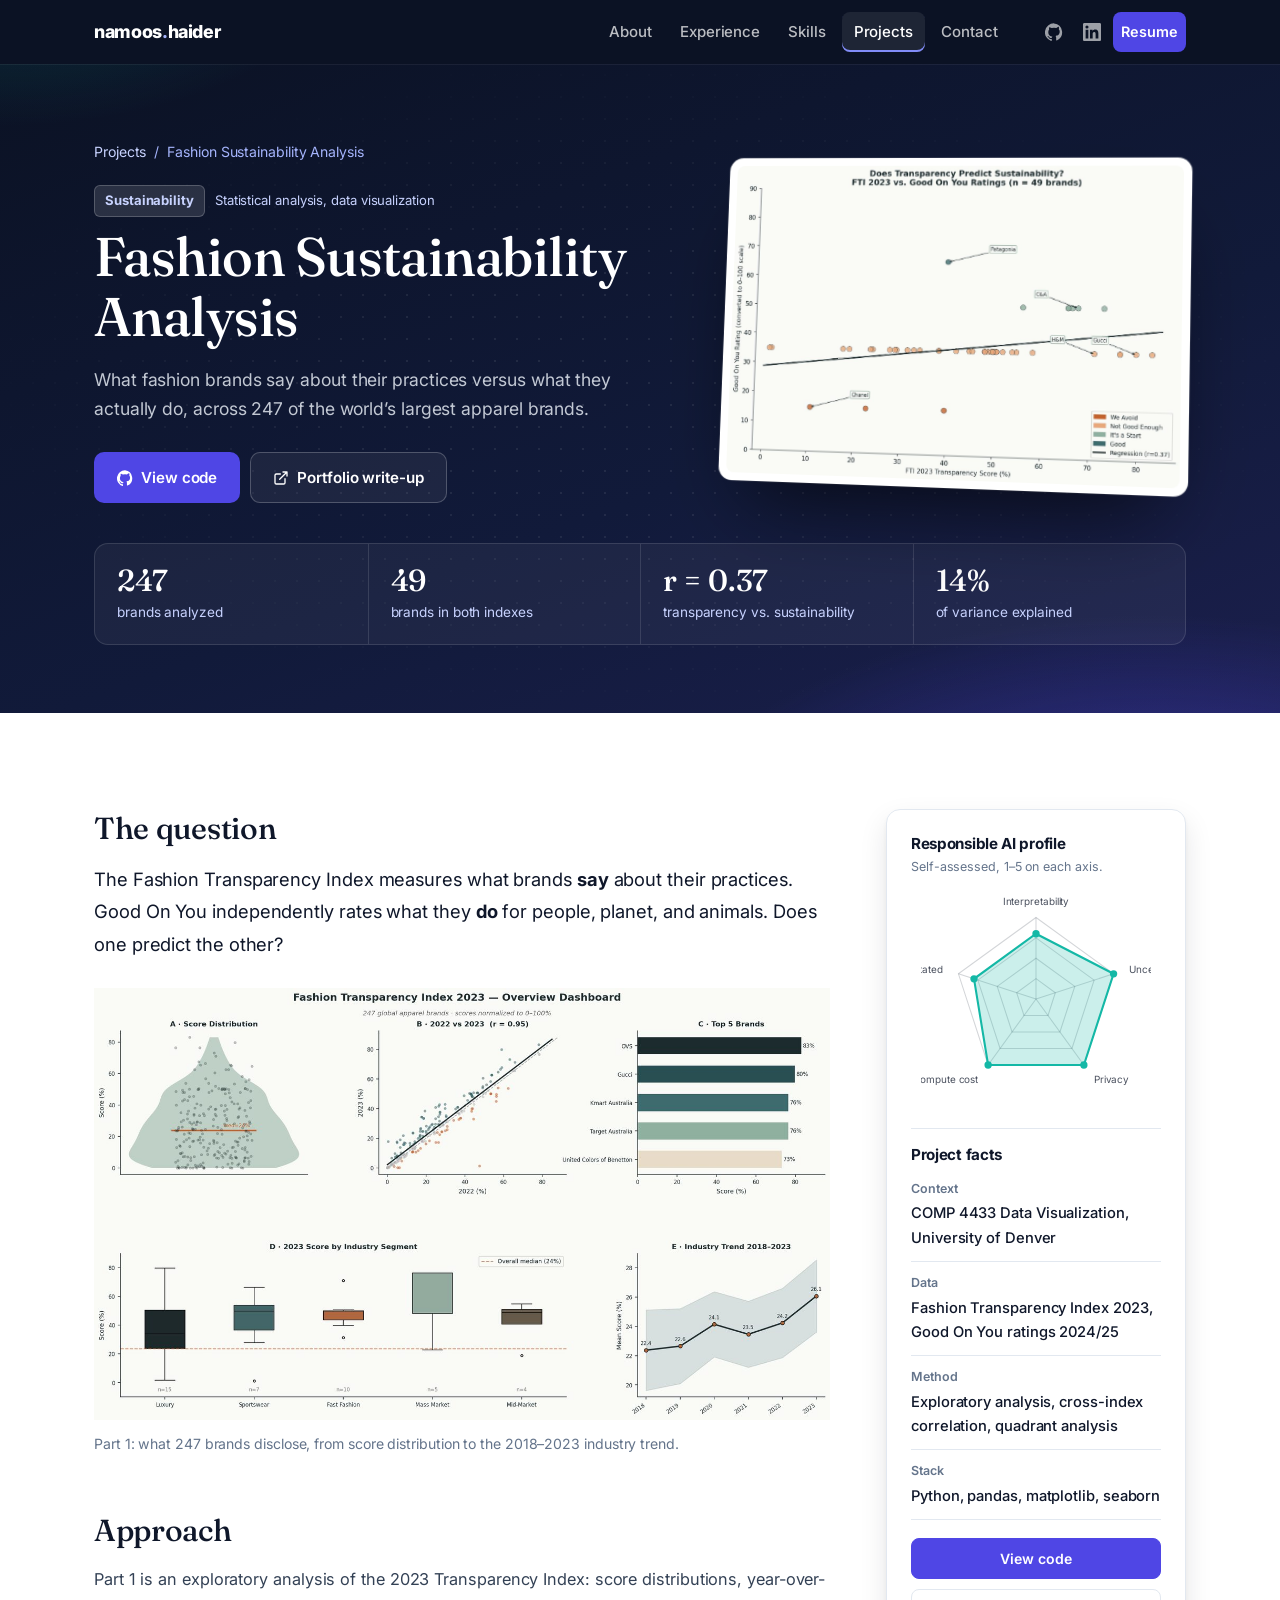
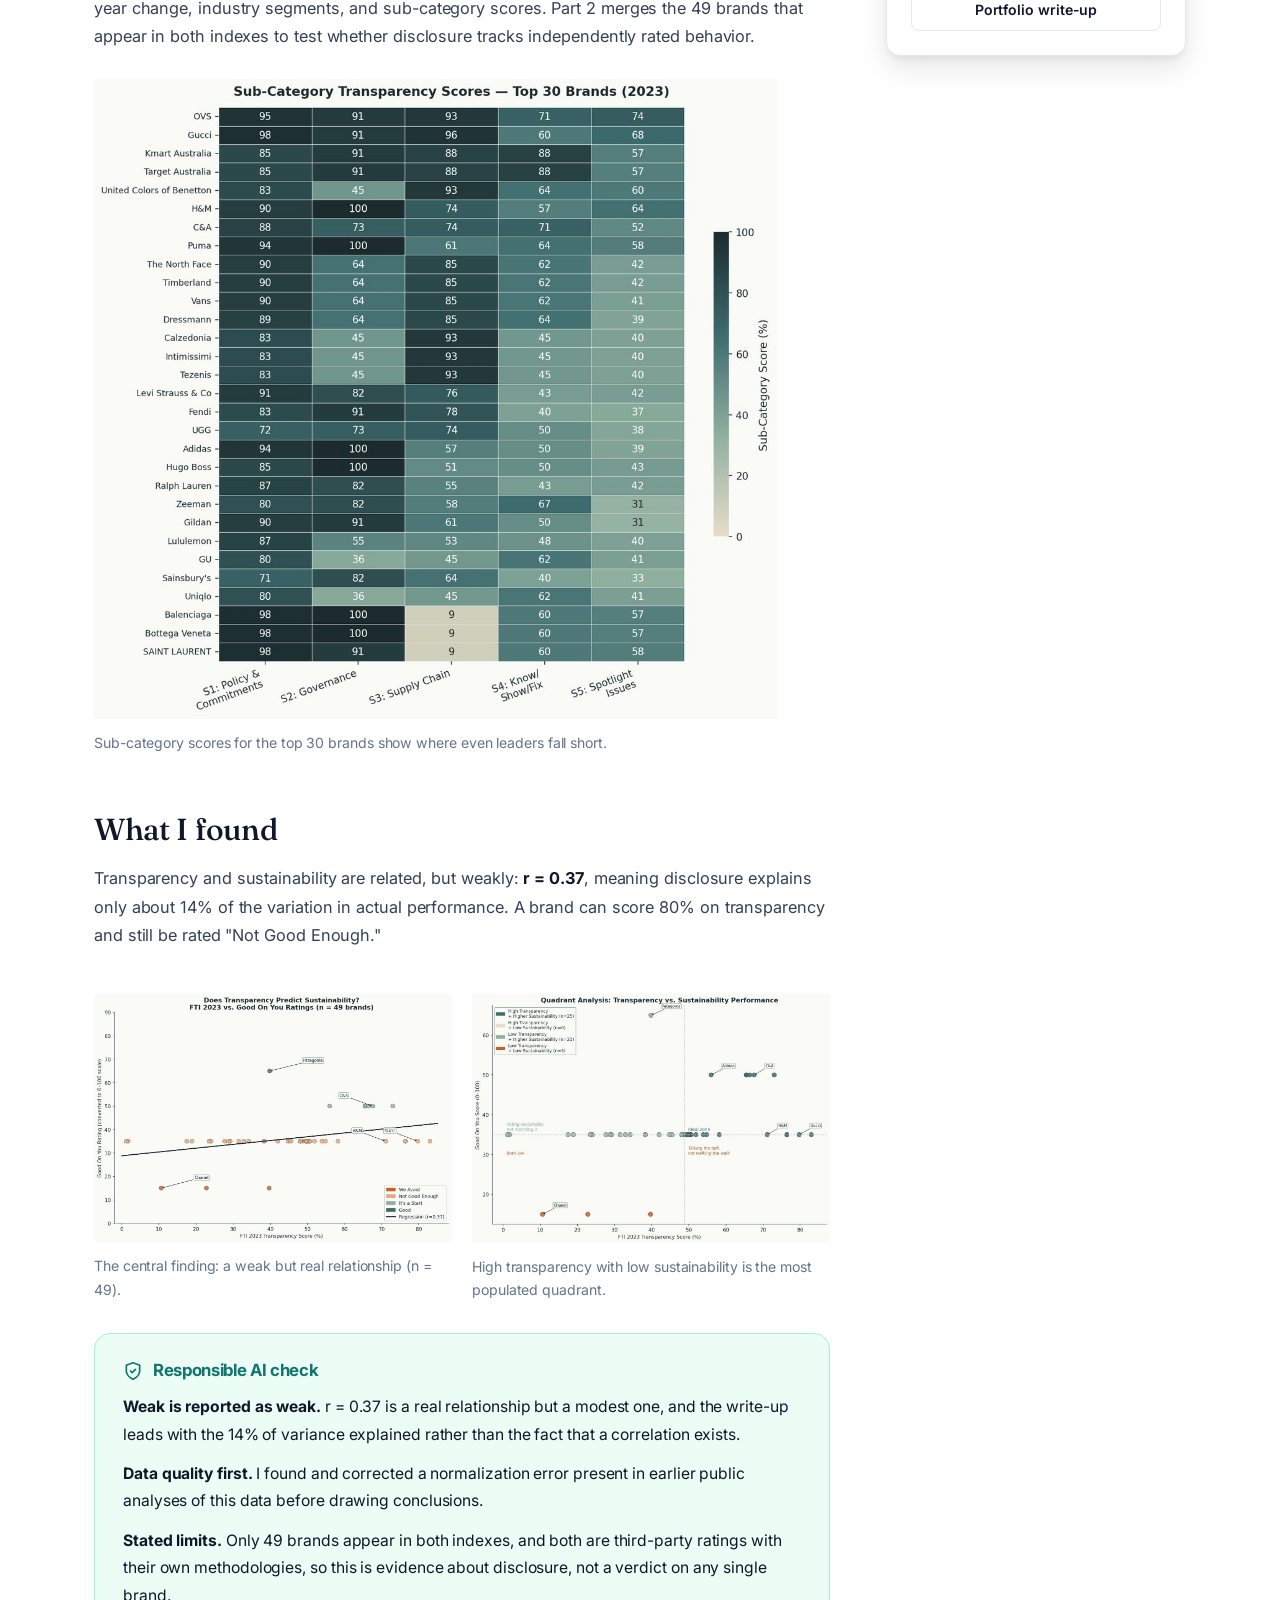
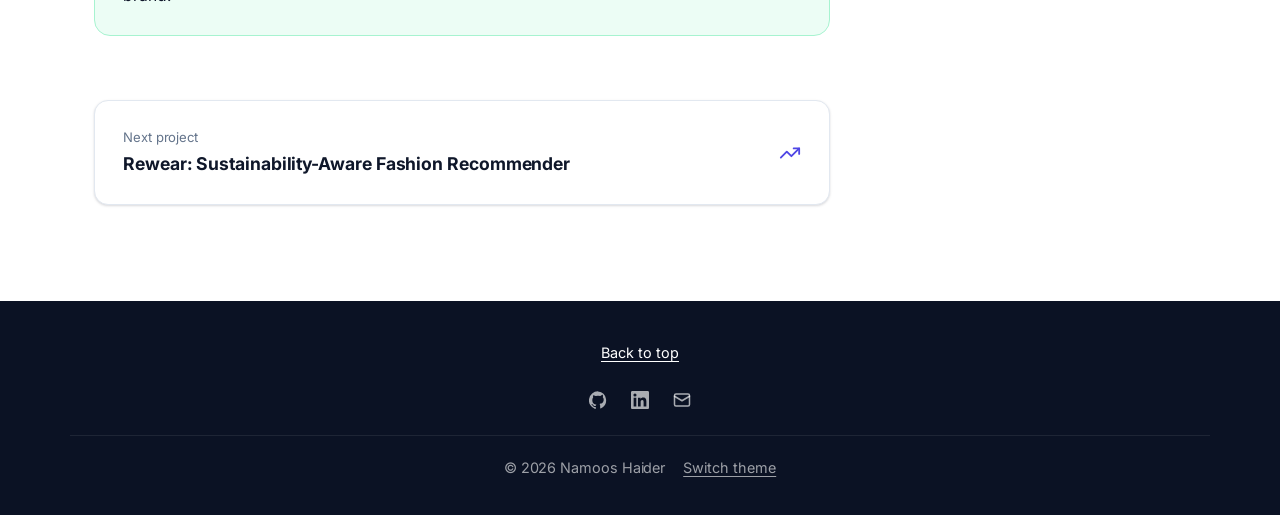
<file: fashion-sustainability.html>
<!DOCTYPE html>
<html lang="en">
<head>
<meta charset="UTF-8">
<meta name="viewport" content="width=device-width, initial-scale=1, viewport-fit=cover">
<title>Fashion Sustainability Analysis | Namoos Haider</title>
<meta name="description" content="Namoos Haider builds interpretable, accountable machine learning and LLM systems.">
<meta property="og:type" content="website">
<meta property="og:title" content="Namoos Haider | AI/ML Engineer, Responsible AI">
<meta property="og:description" content="I build AI that shows its reasoning: deep learning, LLM agents, and production data pipelines with interpretability built in.">
<meta property="og:url" content="https://namoos99.github.io/">
<meta property="og:image" content="https://namoos99.github.io/assets/og-cover.png">
<meta property="og:image:width" content="1200">
<meta property="og:image:height" content="627">
<meta name="twitter:card" content="summary_large_image">
<meta name="twitter:image" content="https://namoos99.github.io/assets/og-cover.png">
<link rel="preconnect" href="https://fonts.googleapis.com"><link rel="preconnect" href="https://fonts.gstatic.com" crossorigin><link href="https://fonts.googleapis.com/css2?family=Fraunces:opsz,wght@9..144,400;9..144,500;9..144,600&family=Inter:wght@400;500;600;700;800&display=swap" rel="stylesheet">
<link rel="stylesheet" href="styles.css">
</head>
<body>
<svg width="0" height="0" style="position:absolute" aria-hidden="true">
  <symbol id="i-gh" viewBox="0 0 24 24"><path fill="currentColor" d="M12 .5a12 12 0 0 0-3.8 23.4c.6.1.8-.3.8-.6v-2.1c-3.3.7-4-1.4-4-1.4-.6-1.4-1.4-1.8-1.4-1.8-1.1-.8.1-.7.1-.7 1.2.1 1.9 1.3 1.9 1.3 1.1 1.8 2.8 1.3 3.5 1 .1-.8.4-1.3.8-1.6-2.7-.3-5.5-1.3-5.5-6 0-1.3.5-2.4 1.2-3.2-.1-.3-.5-1.5.1-3.2 0 0 1-.3 3.3 1.2a11.5 11.5 0 0 1 6 0C17.3 4.7 18.3 5 18.3 5c.7 1.7.2 2.9.1 3.2.8.8 1.2 1.9 1.2 3.2 0 4.6-2.8 5.6-5.5 5.9.4.4.8 1.1.8 2.2v3.3c0 .3.2.7.8.6A12 12 0 0 0 12 .5z"/></symbol>
  <symbol id="i-in" viewBox="0 0 24 24"><path fill="currentColor" d="M20.4 20.5h-3.6v-5.6c0-1.3 0-3-1.8-3s-2.1 1.4-2.1 2.9v5.7H9.3V9h3.4v1.6h.1c.5-.9 1.6-1.8 3.4-1.8 3.6 0 4.3 2.4 4.3 5.5v6.2zM5.3 7.4a2.1 2.1 0 1 1 0-4.2 2.1 2.1 0 0 1 0 4.2zM7.1 20.5H3.5V9h3.6v11.5zM22.2 0H1.8C.8 0 0 .8 0 1.7v20.6c0 .9.8 1.7 1.8 1.7h20.4c1 0 1.8-.8 1.8-1.7V1.7C24 .8 23.2 0 22.2 0z"/></symbol>
  <symbol id="i-mail" viewBox="0 0 24 24"><g fill="none" stroke="currentColor" stroke-width="2" stroke-linecap="round" stroke-linejoin="round"><rect x="2" y="4" width="20" height="16" rx="2"/><path d="m22 7-10 6L2 7"/></g></symbol>
  <symbol id="i-doc" viewBox="0 0 24 24"><g fill="none" stroke="currentColor" stroke-width="2" stroke-linecap="round" stroke-linejoin="round"><path d="M14 2H6a2 2 0 0 0-2 2v16a2 2 0 0 0 2 2h12a2 2 0 0 0 2-2V8z"/><path d="M14 2v6h6M8 13h8M8 17h5"/></g></symbol>
  <symbol id="i-ext" viewBox="0 0 24 24"><g fill="none" stroke="currentColor" stroke-width="2" stroke-linecap="round" stroke-linejoin="round"><path d="M15 3h6v6M10 14 21 3M18 13v6a2 2 0 0 1-2 2H5a2 2 0 0 1-2-2V8a2 2 0 0 1 2-2h6"/></g></symbol>
  <symbol id="i-trend" viewBox="0 0 24 24"><g fill="none" stroke="currentColor" stroke-width="2" stroke-linecap="round" stroke-linejoin="round"><path d="m22 7-8.5 8.5-5-5L2 17"/><path d="M16 7h6v6"/></g></symbol>
  <symbol id="i-shield" viewBox="0 0 24 24"><g fill="none" stroke="currentColor" stroke-width="2" stroke-linecap="round" stroke-linejoin="round"><path d="M12 22s8-4 8-10V5l-8-3-8 3v7c0 6 8 10 8 10z"/><path d="m9 12 2 2 4-4"/></g></symbol>
  <symbol id="i-pin" viewBox="0 0 24 24"><g fill="none" stroke="currentColor" stroke-width="2" stroke-linecap="round" stroke-linejoin="round"><path d="M20 10c0 6-8 12-8 12s-8-6-8-12a8 8 0 0 1 16 0z"/><circle cx="12" cy="10" r="3"/></g></symbol>
  <symbol id="i-eye" viewBox="0 0 24 24"><g fill="none" stroke="currentColor" stroke-width="2" stroke-linecap="round" stroke-linejoin="round"><path d="M2 12s3.5-7 10-7 10 7 10 7-3.5 7-10 7S2 12 2 12z"/><circle cx="12" cy="12" r="3"/></g></symbol>
  <symbol id="i-spark" viewBox="0 0 24 24"><g fill="none" stroke="currentColor" stroke-width="2" stroke-linecap="round" stroke-linejoin="round"><path d="M12 3v4M12 17v4M3 12h4M17 12h4M5.6 5.6l2.8 2.8M15.6 15.6l2.8 2.8M5.6 18.4l2.8-2.8M15.6 8.4l2.8-2.8"/></g></symbol>
  <symbol id="i-db" viewBox="0 0 24 24"><g fill="none" stroke="currentColor" stroke-width="2" stroke-linecap="round" stroke-linejoin="round"><ellipse cx="12" cy="5" rx="9" ry="3"/><path d="M3 5v14c0 1.7 4 3 9 3s9-1.3 9-3V5"/><path d="M3 12c0 1.7 4 3 9 3s9-1.3 9-3"/></g></symbol>
  <symbol id="i-chart" viewBox="0 0 24 24"><g fill="none" stroke="currentColor" stroke-width="2" stroke-linecap="round" stroke-linejoin="round"><path d="M3 3v18h18"/><path d="m7 15 4-4 3 3 6-7"/></g></symbol>
  <symbol id="i-brief" viewBox="0 0 24 24"><g fill="none" stroke="currentColor" stroke-width="2" stroke-linecap="round" stroke-linejoin="round"><rect x="2" y="7" width="20" height="14" rx="2"/><path d="M16 7V5a2 2 0 0 0-2-2h-4a2 2 0 0 0-2 2v2"/></g></symbol>
  <symbol id="i-cap" viewBox="0 0 24 24"><g fill="none" stroke="currentColor" stroke-width="2" stroke-linecap="round" stroke-linejoin="round"><path d="M22 10 12 5 2 10l10 5 10-5z"/><path d="M6 12v5c3 2 9 2 12 0v-5"/></g></symbol>
  <symbol id="i-code" viewBox="0 0 24 24"><g fill="none" stroke="currentColor" stroke-width="2" stroke-linecap="round" stroke-linejoin="round"><path d="m16 18 6-6-6-6M8 6l-6 6 6 6"/></g></symbol>
  <symbol id="i-layers" viewBox="0 0 24 24"><g fill="none" stroke="currentColor" stroke-width="2" stroke-linecap="round" stroke-linejoin="round"><path d="m12 2 10 5-10 5L2 7z"/><path d="m2 17 10 5 10-5M2 12l10 5 10-5"/></g></symbol>
  <symbol id="i-target" viewBox="0 0 24 24"><g fill="none" stroke="currentColor" stroke-width="2" stroke-linecap="round" stroke-linejoin="round"><circle cx="12" cy="12" r="10"/><circle cx="12" cy="12" r="6"/><circle cx="12" cy="12" r="2"/></g></symbol>
  <symbol id="i-git" viewBox="0 0 24 24"><g fill="none" stroke="currentColor" stroke-width="2" stroke-linecap="round" stroke-linejoin="round"><circle cx="6" cy="6" r="3"/><circle cx="6" cy="18" r="3"/><circle cx="18" cy="9" r="3"/><path d="M6 9v6M18 12c0 3-3 3-6 3H6"/></g></symbol>
  <symbol id="i-palette" viewBox="0 0 24 24"><g fill="none" stroke="currentColor" stroke-width="2" stroke-linecap="round" stroke-linejoin="round"><path d="M12 22a10 10 0 1 1 10-10c0 2.8-2.2 4-4 4h-2a2 2 0 0 0-1.5 3.3A2 2 0 0 1 12 22z"/><circle cx="7.5" cy="10.5" r="1"/><circle cx="12" cy="7.5" r="1"/><circle cx="16.5" cy="10.5" r="1"/></g></symbol>
  <symbol id="i-present" viewBox="0 0 24 24"><g fill="none" stroke="currentColor" stroke-width="2" stroke-linecap="round" stroke-linejoin="round"><rect x="3" y="4" width="18" height="12" rx="2"/><path d="M8 20h8M12 16v4"/><path d="m8 11 3-3 2 2 3-3"/></g></symbol>
</svg>
<nav class="navbar"><div class="container">
<a class="brand" href="index.html">namoos<span>.</span>haider</a>
<button class="toggler" type="button" aria-label="Open menu" aria-expanded="false"><svg width="22" height="22" viewBox="0 0 24 24" fill="none" stroke="currentColor" stroke-width="2" stroke-linecap="round"><path d="M4 7h16M4 12h16M4 17h16"/></svg></button>
<div class="nav-links"><a href="about.html">About</a><a href="experience.html">Experience</a><a href="skills.html">Skills</a><a href="projects.html" aria-current=page>Projects</a><a href="contact.html">Contact</a></div>
<div class="nav-icons"><a href="https://github.com/Namoos99" target="_blank" rel="noopener" aria-label="GitHub"><svg class="icon" style="width:18px;height:18px"><use href="#i-gh"/></svg></a><a href="https://linkedin.com/in/namoos-haider-75a949209" target="_blank" rel="noopener" aria-label="LinkedIn"><svg class="icon" style="width:18px;height:18px"><use href="#i-in"/></svg></a><a class="nav-cta" href="resume.html" data-resume>Resume</a></div>
</div></nav>
<main>
<header class="page-hero case-hero has-visual"><div class="container"><div class="case-grid"><div>
  <nav class="crumbs" aria-label="Breadcrumb"><a href="projects.html">Projects</a><span>/</span><span>Fashion Sustainability Analysis</span></nav>
  <div class="meta"><span class="badge">Sustainability</span><span>Statistical analysis, data visualization</span></div>
  <h1>Fashion Sustainability Analysis</h1><p class="sub">What fashion brands say about their practices versus what they actually do, across 247 of the world’s largest apparel brands.</p>
  <div class="hero-links"><a class="btn btn-primary" href="https://github.com/Namoos99/Fashion-Sustainability-Analysis" target="_blank" rel="noopener"><svg class="icon" style="width:16px;height:16px"><use href="#i-gh"/></svg>View code</a><a class="btn btn-ghost" href="https://www.datascienceportfol.io/namoos99/projects/2" target="_blank" rel="noopener"><svg class="icon" style="width:16px;height:16px"><use href="#i-ext"/></svg>Portfolio write-up</a></div></div>
  <div class="hero-visual"><div class="frame"><img src="assets/fa_scatter.jpg" alt="Transparency versus sustainability scatter"></div></div></div>
  <div class="kpi-row"><div><b>247</b><span>brands analyzed</span></div><div><b>49</b><span>brands in both indexes</span></div><div><b>r = 0.37</b><span>transparency vs. sustainability</span></div><div><b>14%</b><span>of variance explained</span></div></div>
</div></header>
<section class="section"><div class="container"><div class="case-layout">
  <article class="prose"><h2>The question</h2>
<p class="lead">The Fashion Transparency Index measures what brands <strong>say</strong> about their practices. Good On You independently rates what they <strong>do</strong> for people, planet, and animals. Does one predict the other?</p>
<figure class="fig "><div class="frame"><img src="assets/fa_composite.jpg" alt="Dashboard with score distribution, year-over-year change, top brands, segments, and trend"></div><figcaption>Part 1: what 247 brands disclose, from score distribution to the 2018–2023 industry trend.</figcaption></figure>
<h2>Approach</h2>
<p>Part 1 is an exploratory analysis of the 2023 Transparency Index: score distributions, year-over-year change, industry segments, and sub-category scores. Part 2 merges the 49 brands that appear in both indexes to test whether disclosure tracks independently rated behavior.</p>
<figure class="fig "><div class="frame"><img src="assets/fa_heatmap.jpg" alt="Heatmap of sub-category transparency scores for the top 30 brands"></div><figcaption>Sub-category scores for the top 30 brands show where even leaders fall short.</figcaption></figure>
<h2>What I found</h2>
<p>Transparency and sustainability are related, but weakly: <strong>r = 0.37</strong>, meaning disclosure explains only about 14% of the variation in actual performance. A brand can score 80% on transparency and still be rated "Not Good Enough."</p>
<div class="fig-pair"><figure class="fig "><div class="frame"><img src="assets/fa_scatter.jpg" alt="Scatter plot of transparency score against sustainability rating"></div><figcaption>The central finding: a weak but real relationship (n = 49).</figcaption></figure><figure class="fig "><div class="frame"><img src="assets/fashion.jpg" alt="Quadrant chart of brands by transparency and sustainability"></div><figcaption>High transparency with low sustainability is the most populated quadrant.</figcaption></figure></div>
<div class="check-panel"><h3><svg class="icon" style="width:20px;height:20px"><use href="#i-shield"/></svg>Responsible AI check</h3><p><strong>Weak is reported as weak.</strong> r = 0.37 is a real relationship but a modest one, and the write-up leads with the 14% of variance explained rather than the fact that a correlation exists.</p><p><strong>Data quality first.</strong> I found and corrected a normalization error present in earlier public analyses of this data before drawing conclusions.</p><p><strong>Stated limits.</strong> Only 49 brands appear in both indexes, and both are third-party ratings with their own methodologies, so this is evidence about disclosure, not a verdict on any single brand.</p></div>
    <a class="next" href="rewear.html"><div><small>Next project</small><strong>Rewear: Sustainability-Aware Fashion Recommender</strong></div><svg class="icon" style="width:22px;height:22px"><use href="#i-trend"/></svg></a>
  </article>
  <aside class="facts-card"><h3>Responsible AI profile</h3><p class="radar-note">Self-assessed, 1–5 on each axis.</p><svg class="radar" viewBox="0 0 220 220" role="img" aria-label="Responsible AI profile"><polygon points="110.0,90.5 128.5,104.0 121.5,125.8 98.5,125.8 91.5,104.0" fill="none" stroke="currentColor" stroke-opacity=".18"/><polygon points="110.0,71.0 147.1,97.9 132.9,141.6 87.1,141.6 72.9,97.9" fill="none" stroke="currentColor" stroke-opacity=".18"/><polygon points="110.0,51.5 165.6,91.9 144.4,157.3 75.6,157.3 54.4,91.9" fill="none" stroke="currentColor" stroke-opacity=".18"/><polygon points="110.0,32.0 184.2,85.9 155.8,173.1 64.2,173.1 35.8,85.9" fill="none" stroke="currentColor" stroke-opacity=".18"/><line x1="110" y1="110" x2="110.0" y2="32.0" stroke="currentColor" stroke-opacity=".18"/><line x1="110" y1="110" x2="184.2" y2="85.9" stroke="currentColor" stroke-opacity=".18"/><line x1="110" y1="110" x2="155.8" y2="173.1" stroke="currentColor" stroke-opacity=".18"/><line x1="110" y1="110" x2="64.2" y2="173.1" stroke="currentColor" stroke-opacity=".18"/><line x1="110" y1="110" x2="35.8" y2="85.9" stroke="currentColor" stroke-opacity=".18"/><polygon points="110.0,47.6 184.2,85.9 155.8,173.1 64.2,173.1 50.7,90.7" fill="#14B8A6" fill-opacity=".22" stroke="#14B8A6" stroke-width="2"/><circle cx="110.0" cy="47.6" r="3.5" fill="#14B8A6"/><circle cx="184.2" cy="85.9" r="3.5" fill="#14B8A6"/><circle cx="155.8" cy="173.1" r="3.5" fill="#14B8A6"/><circle cx="64.2" cy="173.1" r="3.5" fill="#14B8A6"/><circle cx="50.7" cy="90.7" r="3.5" fill="#14B8A6"/><text x="110.0" y="20.0" text-anchor="middle" font-size="9.5" font-family="Inter,system-ui" fill="currentColor" fill-opacity=".75">Interpretability</text><text x="199.4" y="85.0" text-anchor="start" font-size="9.5" font-family="Inter,system-ui" fill="currentColor" fill-opacity=".75">Uncertainty shown</text><text x="165.3" y="190.0" text-anchor="start" font-size="9.5" font-family="Inter,system-ui" fill="currentColor" fill-opacity=".75">Privacy</text><text x="54.7" y="190.0" text-anchor="end" font-size="9.5" font-family="Inter,system-ui" fill="currentColor" fill-opacity=".75">Compute cost</text><text x="20.6" y="85.0" text-anchor="end" font-size="9.5" font-family="Inter,system-ui" fill="currentColor" fill-opacity=".75">Limits stated</text></svg><h3>Project facts</h3><dl><div><dt>Context</dt><dd>COMP 4433 Data Visualization, University of Denver</dd></div><div><dt>Data</dt><dd>Fashion Transparency Index 2023, Good On You ratings 2024/25</dd></div><div><dt>Method</dt><dd>Exploratory analysis, cross-index correlation, quadrant analysis</dd></div><div><dt>Stack</dt><dd>Python, pandas, matplotlib, seaborn</dd></div></dl><div class="card-links"><a class="primary" href="https://github.com/Namoos99/Fashion-Sustainability-Analysis" target="_blank" rel="noopener">View code</a><a class="" href="https://www.datascienceportfol.io/namoos99/projects/2" target="_blank" rel="noopener">Portfolio write-up</a></div></aside>
</div></div></section></main>
<footer><button class="top" type="button">Back to top</button>
<div class="icons"><a href="https://github.com/Namoos99" target="_blank" rel="noopener" aria-label="GitHub"><svg class="icon" style="width:18px;height:18px"><use href="#i-gh"/></svg></a><a href="https://linkedin.com/in/namoos-haider-75a949209" target="_blank" rel="noopener" aria-label="LinkedIn"><svg class="icon" style="width:18px;height:18px"><use href="#i-in"/></svg></a><a href="mailto:namoos99@gmail.com" target="_top" aria-label="Email"><svg class="icon" style="width:18px;height:18px"><use href="#i-mail"/></svg></a></div>
<div class="container line"><span>&copy; <span class="yr">2026</span> Namoos Haider</span><button class="theme" type="button">Switch theme</button></div></footer>
<script src="script.js"></script>
</body>
</html>
</file>
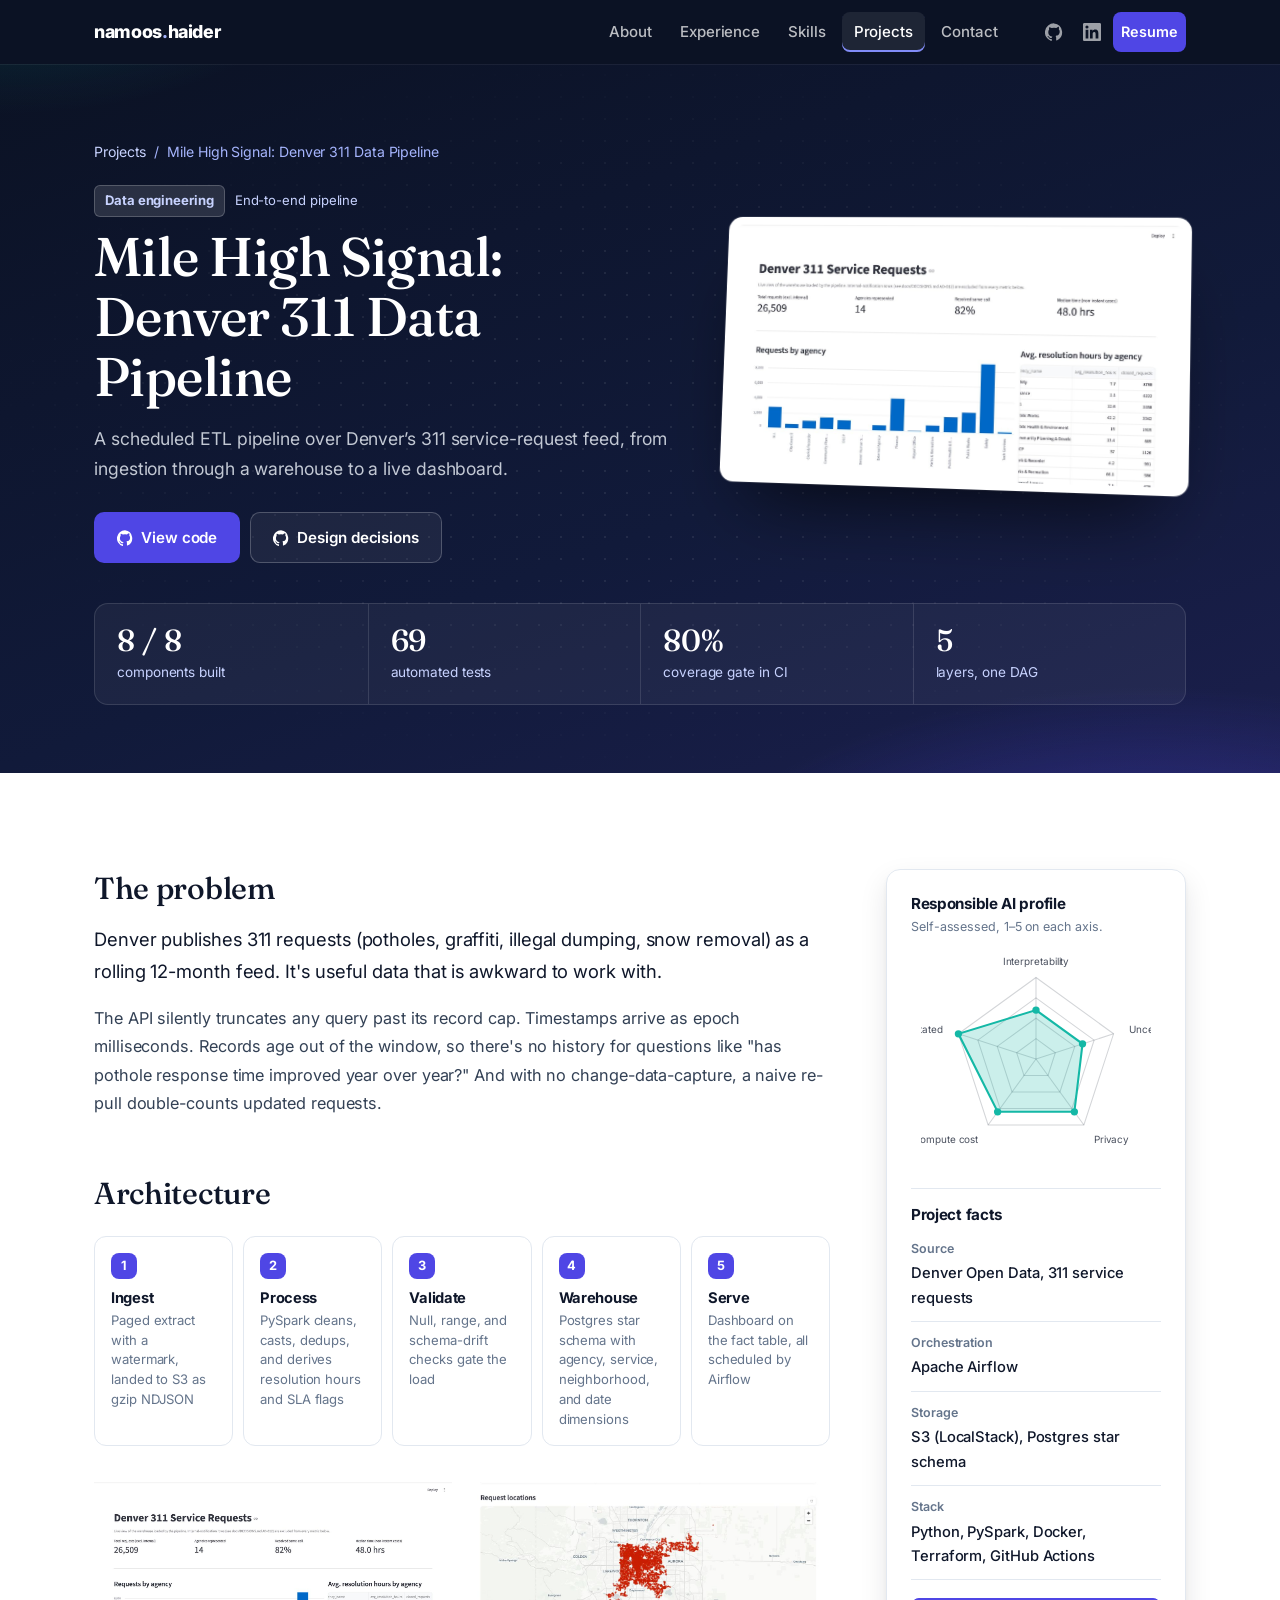
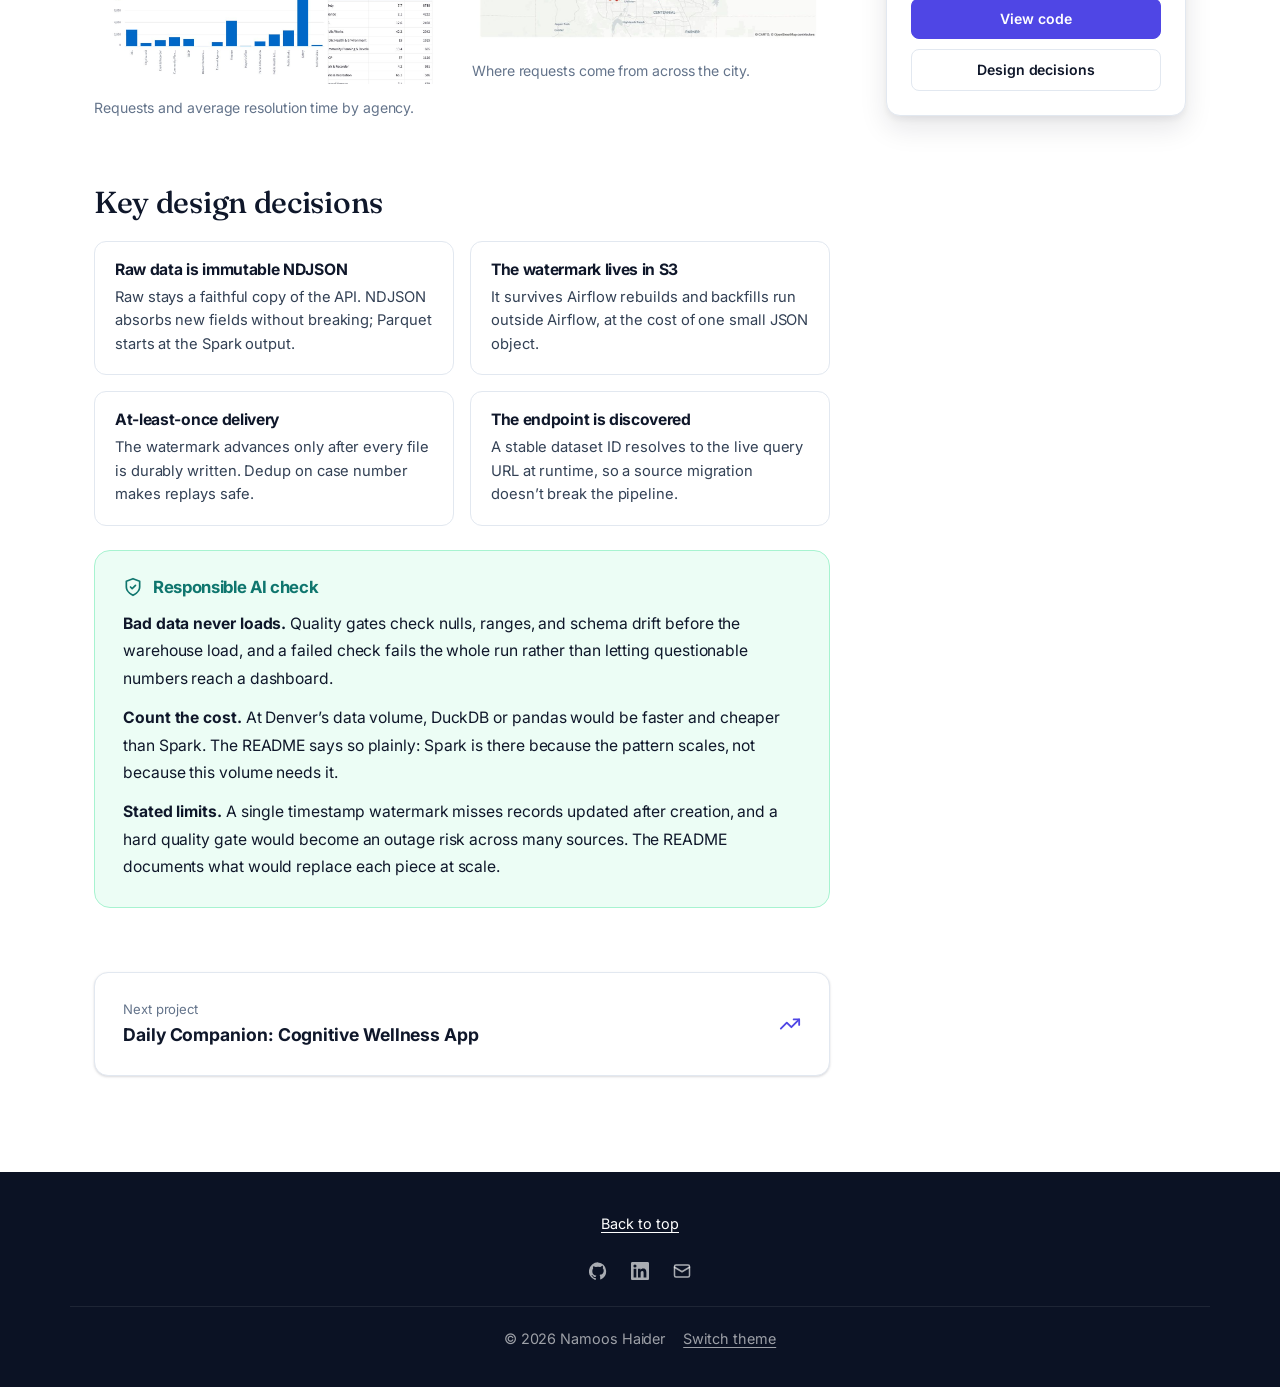
<file: mile-high-signal.html>
<!DOCTYPE html>
<html lang="en">
<head>
<meta charset="UTF-8">
<meta name="viewport" content="width=device-width, initial-scale=1, viewport-fit=cover">
<title>Mile High Signal: Denver 311 Data Pipeline | Namoos Haider</title>
<meta name="description" content="Namoos Haider builds interpretable, accountable machine learning and LLM systems.">
<meta property="og:type" content="website">
<meta property="og:title" content="Namoos Haider | AI/ML Engineer, Responsible AI">
<meta property="og:description" content="I build AI that shows its reasoning: deep learning, LLM agents, and production data pipelines with interpretability built in.">
<meta property="og:url" content="https://namoos99.github.io/">
<meta property="og:image" content="https://namoos99.github.io/assets/og-cover.png">
<meta property="og:image:width" content="1200">
<meta property="og:image:height" content="627">
<meta name="twitter:card" content="summary_large_image">
<meta name="twitter:image" content="https://namoos99.github.io/assets/og-cover.png">
<link rel="preconnect" href="https://fonts.googleapis.com"><link rel="preconnect" href="https://fonts.gstatic.com" crossorigin><link href="https://fonts.googleapis.com/css2?family=Fraunces:opsz,wght@9..144,400;9..144,500;9..144,600&family=Inter:wght@400;500;600;700;800&display=swap" rel="stylesheet">
<link rel="stylesheet" href="styles.css">
</head>
<body>
<svg width="0" height="0" style="position:absolute" aria-hidden="true">
  <symbol id="i-gh" viewBox="0 0 24 24"><path fill="currentColor" d="M12 .5a12 12 0 0 0-3.8 23.4c.6.1.8-.3.8-.6v-2.1c-3.3.7-4-1.4-4-1.4-.6-1.4-1.4-1.8-1.4-1.8-1.1-.8.1-.7.1-.7 1.2.1 1.9 1.3 1.9 1.3 1.1 1.8 2.8 1.3 3.5 1 .1-.8.4-1.3.8-1.6-2.7-.3-5.5-1.3-5.5-6 0-1.3.5-2.4 1.2-3.2-.1-.3-.5-1.5.1-3.2 0 0 1-.3 3.3 1.2a11.5 11.5 0 0 1 6 0C17.3 4.7 18.3 5 18.3 5c.7 1.7.2 2.9.1 3.2.8.8 1.2 1.9 1.2 3.2 0 4.6-2.8 5.6-5.5 5.9.4.4.8 1.1.8 2.2v3.3c0 .3.2.7.8.6A12 12 0 0 0 12 .5z"/></symbol>
  <symbol id="i-in" viewBox="0 0 24 24"><path fill="currentColor" d="M20.4 20.5h-3.6v-5.6c0-1.3 0-3-1.8-3s-2.1 1.4-2.1 2.9v5.7H9.3V9h3.4v1.6h.1c.5-.9 1.6-1.8 3.4-1.8 3.6 0 4.3 2.4 4.3 5.5v6.2zM5.3 7.4a2.1 2.1 0 1 1 0-4.2 2.1 2.1 0 0 1 0 4.2zM7.1 20.5H3.5V9h3.6v11.5zM22.2 0H1.8C.8 0 0 .8 0 1.7v20.6c0 .9.8 1.7 1.8 1.7h20.4c1 0 1.8-.8 1.8-1.7V1.7C24 .8 23.2 0 22.2 0z"/></symbol>
  <symbol id="i-mail" viewBox="0 0 24 24"><g fill="none" stroke="currentColor" stroke-width="2" stroke-linecap="round" stroke-linejoin="round"><rect x="2" y="4" width="20" height="16" rx="2"/><path d="m22 7-10 6L2 7"/></g></symbol>
  <symbol id="i-doc" viewBox="0 0 24 24"><g fill="none" stroke="currentColor" stroke-width="2" stroke-linecap="round" stroke-linejoin="round"><path d="M14 2H6a2 2 0 0 0-2 2v16a2 2 0 0 0 2 2h12a2 2 0 0 0 2-2V8z"/><path d="M14 2v6h6M8 13h8M8 17h5"/></g></symbol>
  <symbol id="i-ext" viewBox="0 0 24 24"><g fill="none" stroke="currentColor" stroke-width="2" stroke-linecap="round" stroke-linejoin="round"><path d="M15 3h6v6M10 14 21 3M18 13v6a2 2 0 0 1-2 2H5a2 2 0 0 1-2-2V8a2 2 0 0 1 2-2h6"/></g></symbol>
  <symbol id="i-trend" viewBox="0 0 24 24"><g fill="none" stroke="currentColor" stroke-width="2" stroke-linecap="round" stroke-linejoin="round"><path d="m22 7-8.5 8.5-5-5L2 17"/><path d="M16 7h6v6"/></g></symbol>
  <symbol id="i-shield" viewBox="0 0 24 24"><g fill="none" stroke="currentColor" stroke-width="2" stroke-linecap="round" stroke-linejoin="round"><path d="M12 22s8-4 8-10V5l-8-3-8 3v7c0 6 8 10 8 10z"/><path d="m9 12 2 2 4-4"/></g></symbol>
  <symbol id="i-pin" viewBox="0 0 24 24"><g fill="none" stroke="currentColor" stroke-width="2" stroke-linecap="round" stroke-linejoin="round"><path d="M20 10c0 6-8 12-8 12s-8-6-8-12a8 8 0 0 1 16 0z"/><circle cx="12" cy="10" r="3"/></g></symbol>
  <symbol id="i-eye" viewBox="0 0 24 24"><g fill="none" stroke="currentColor" stroke-width="2" stroke-linecap="round" stroke-linejoin="round"><path d="M2 12s3.5-7 10-7 10 7 10 7-3.5 7-10 7S2 12 2 12z"/><circle cx="12" cy="12" r="3"/></g></symbol>
  <symbol id="i-spark" viewBox="0 0 24 24"><g fill="none" stroke="currentColor" stroke-width="2" stroke-linecap="round" stroke-linejoin="round"><path d="M12 3v4M12 17v4M3 12h4M17 12h4M5.6 5.6l2.8 2.8M15.6 15.6l2.8 2.8M5.6 18.4l2.8-2.8M15.6 8.4l2.8-2.8"/></g></symbol>
  <symbol id="i-db" viewBox="0 0 24 24"><g fill="none" stroke="currentColor" stroke-width="2" stroke-linecap="round" stroke-linejoin="round"><ellipse cx="12" cy="5" rx="9" ry="3"/><path d="M3 5v14c0 1.7 4 3 9 3s9-1.3 9-3V5"/><path d="M3 12c0 1.7 4 3 9 3s9-1.3 9-3"/></g></symbol>
  <symbol id="i-chart" viewBox="0 0 24 24"><g fill="none" stroke="currentColor" stroke-width="2" stroke-linecap="round" stroke-linejoin="round"><path d="M3 3v18h18"/><path d="m7 15 4-4 3 3 6-7"/></g></symbol>
  <symbol id="i-brief" viewBox="0 0 24 24"><g fill="none" stroke="currentColor" stroke-width="2" stroke-linecap="round" stroke-linejoin="round"><rect x="2" y="7" width="20" height="14" rx="2"/><path d="M16 7V5a2 2 0 0 0-2-2h-4a2 2 0 0 0-2 2v2"/></g></symbol>
  <symbol id="i-cap" viewBox="0 0 24 24"><g fill="none" stroke="currentColor" stroke-width="2" stroke-linecap="round" stroke-linejoin="round"><path d="M22 10 12 5 2 10l10 5 10-5z"/><path d="M6 12v5c3 2 9 2 12 0v-5"/></g></symbol>
  <symbol id="i-code" viewBox="0 0 24 24"><g fill="none" stroke="currentColor" stroke-width="2" stroke-linecap="round" stroke-linejoin="round"><path d="m16 18 6-6-6-6M8 6l-6 6 6 6"/></g></symbol>
  <symbol id="i-layers" viewBox="0 0 24 24"><g fill="none" stroke="currentColor" stroke-width="2" stroke-linecap="round" stroke-linejoin="round"><path d="m12 2 10 5-10 5L2 7z"/><path d="m2 17 10 5 10-5M2 12l10 5 10-5"/></g></symbol>
  <symbol id="i-target" viewBox="0 0 24 24"><g fill="none" stroke="currentColor" stroke-width="2" stroke-linecap="round" stroke-linejoin="round"><circle cx="12" cy="12" r="10"/><circle cx="12" cy="12" r="6"/><circle cx="12" cy="12" r="2"/></g></symbol>
  <symbol id="i-git" viewBox="0 0 24 24"><g fill="none" stroke="currentColor" stroke-width="2" stroke-linecap="round" stroke-linejoin="round"><circle cx="6" cy="6" r="3"/><circle cx="6" cy="18" r="3"/><circle cx="18" cy="9" r="3"/><path d="M6 9v6M18 12c0 3-3 3-6 3H6"/></g></symbol>
  <symbol id="i-palette" viewBox="0 0 24 24"><g fill="none" stroke="currentColor" stroke-width="2" stroke-linecap="round" stroke-linejoin="round"><path d="M12 22a10 10 0 1 1 10-10c0 2.8-2.2 4-4 4h-2a2 2 0 0 0-1.5 3.3A2 2 0 0 1 12 22z"/><circle cx="7.5" cy="10.5" r="1"/><circle cx="12" cy="7.5" r="1"/><circle cx="16.5" cy="10.5" r="1"/></g></symbol>
  <symbol id="i-present" viewBox="0 0 24 24"><g fill="none" stroke="currentColor" stroke-width="2" stroke-linecap="round" stroke-linejoin="round"><rect x="3" y="4" width="18" height="12" rx="2"/><path d="M8 20h8M12 16v4"/><path d="m8 11 3-3 2 2 3-3"/></g></symbol>
</svg>
<nav class="navbar"><div class="container">
<a class="brand" href="index.html">namoos<span>.</span>haider</a>
<button class="toggler" type="button" aria-label="Open menu" aria-expanded="false"><svg width="22" height="22" viewBox="0 0 24 24" fill="none" stroke="currentColor" stroke-width="2" stroke-linecap="round"><path d="M4 7h16M4 12h16M4 17h16"/></svg></button>
<div class="nav-links"><a href="about.html">About</a><a href="experience.html">Experience</a><a href="skills.html">Skills</a><a href="projects.html" aria-current=page>Projects</a><a href="contact.html">Contact</a></div>
<div class="nav-icons"><a href="https://github.com/Namoos99" target="_blank" rel="noopener" aria-label="GitHub"><svg class="icon" style="width:18px;height:18px"><use href="#i-gh"/></svg></a><a href="https://linkedin.com/in/namoos-haider-75a949209" target="_blank" rel="noopener" aria-label="LinkedIn"><svg class="icon" style="width:18px;height:18px"><use href="#i-in"/></svg></a><a class="nav-cta" href="resume.html" data-resume>Resume</a></div>
</div></nav>
<main>
<header class="page-hero case-hero has-visual"><div class="container"><div class="case-grid"><div>
  <nav class="crumbs" aria-label="Breadcrumb"><a href="projects.html">Projects</a><span>/</span><span>Mile High Signal: Denver 311 Data Pipeline</span></nav>
  <div class="meta"><span class="badge">Data engineering</span><span>End-to-end pipeline</span></div>
  <h1>Mile High Signal: Denver 311 Data Pipeline</h1><p class="sub">A scheduled ETL pipeline over Denver’s 311 service-request feed, from ingestion through a warehouse to a live dashboard.</p>
  <div class="hero-links"><a class="btn btn-primary" href="https://github.com/Namoos99/mile-high-signal" target="_blank" rel="noopener"><svg class="icon" style="width:16px;height:16px"><use href="#i-gh"/></svg>View code</a><a class="btn btn-ghost" href="https://github.com/Namoos99/mile-high-signal/blob/main/docs/DECISIONS.md" target="_blank" rel="noopener"><svg class="icon" style="width:16px;height:16px"><use href="#i-gh"/></svg>Design decisions</a></div></div>
  <div class="hero-visual"><div class="frame"><img src="assets/mh1.jpg" alt="Denver 311 dashboard"></div></div></div>
  <div class="kpi-row"><div><b>8 / 8</b><span>components built</span></div><div><b>69</b><span>automated tests</span></div><div><b>80%</b><span>coverage gate in CI</span></div><div><b>5</b><span>layers, one DAG</span></div></div>
</div></header>
<section class="section"><div class="container"><div class="case-layout">
  <article class="prose"><h2>The problem</h2>
<p class="lead">Denver publishes 311 requests (potholes, graffiti, illegal dumping, snow removal) as a rolling 12-month feed. It's useful data that is awkward to work with.</p>
<p>The API silently truncates any query past its record cap. Timestamps arrive as epoch milliseconds. Records age out of the window, so there's no history for questions like "has pothole response time improved year over year?" And with no change-data-capture, a naive re-pull double-counts updated requests.</p>
<h2>Architecture</h2>
<div class="pipeline">
  <div><h4>Ingest</h4><p>Paged extract with a watermark, landed to S3 as gzip NDJSON</p></div>
  <div><h4>Process</h4><p>PySpark cleans, casts, dedups, and derives resolution hours and SLA flags</p></div>
  <div><h4>Validate</h4><p>Null, range, and schema-drift checks gate the load</p></div>
  <div><h4>Warehouse</h4><p>Postgres star schema with agency, service, neighborhood, and date dimensions</p></div>
  <div><h4>Serve</h4><p>Dashboard on the fact table, all scheduled by Airflow</p></div>
</div>
<div class="fig-pair"><figure class="fig "><div class="frame"><img src="assets/mh1.jpg" alt="Dashboard with request volume and resolution hours by agency"></div><figcaption>Requests and average resolution time by agency.</figcaption></figure><figure class="fig "><div class="frame"><img src="assets/mh2.jpg" alt="Map of 311 request locations across Denver"></div><figcaption>Where requests come from across the city.</figcaption></figure></div>
<h2>Key design decisions</h2>
<div class="decisions">
  <div class="decision"><h4>Raw data is immutable NDJSON</h4><p>Raw stays a faithful copy of the API. NDJSON absorbs new fields without breaking; Parquet starts at the Spark output.</p></div>
  <div class="decision"><h4>The watermark lives in S3</h4><p>It survives Airflow rebuilds and backfills run outside Airflow, at the cost of one small JSON object.</p></div>
  <div class="decision"><h4>At-least-once delivery</h4><p>The watermark advances only after every file is durably written. Dedup on case number makes replays safe.</p></div>
  <div class="decision"><h4>The endpoint is discovered</h4><p>A stable dataset ID resolves to the live query URL at runtime, so a source migration doesn’t break the pipeline.</p></div>
</div>
<div class="check-panel"><h3><svg class="icon" style="width:20px;height:20px"><use href="#i-shield"/></svg>Responsible AI check</h3><p><strong>Bad data never loads.</strong> Quality gates check nulls, ranges, and schema drift before the warehouse load, and a failed check fails the whole run rather than letting questionable numbers reach a dashboard.</p><p><strong>Count the cost.</strong> At Denver’s data volume, DuckDB or pandas would be faster and cheaper than Spark. The README says so plainly: Spark is there because the pattern scales, not because this volume needs it.</p><p><strong>Stated limits.</strong> A single timestamp watermark misses records updated after creation, and a hard quality gate would become an outage risk across many sources. The README documents what would replace each piece at scale.</p></div>
    <a class="next" href="daily-companion.html"><div><small>Next project</small><strong>Daily Companion: Cognitive Wellness App</strong></div><svg class="icon" style="width:22px;height:22px"><use href="#i-trend"/></svg></a>
  </article>
  <aside class="facts-card"><h3>Responsible AI profile</h3><p class="radar-note">Self-assessed, 1–5 on each axis.</p><svg class="radar" viewBox="0 0 220 220" role="img" aria-label="Responsible AI profile"><polygon points="110.0,90.5 128.5,104.0 121.5,125.8 98.5,125.8 91.5,104.0" fill="none" stroke="currentColor" stroke-opacity=".18"/><polygon points="110.0,71.0 147.1,97.9 132.9,141.6 87.1,141.6 72.9,97.9" fill="none" stroke="currentColor" stroke-opacity=".18"/><polygon points="110.0,51.5 165.6,91.9 144.4,157.3 75.6,157.3 54.4,91.9" fill="none" stroke="currentColor" stroke-opacity=".18"/><polygon points="110.0,32.0 184.2,85.9 155.8,173.1 64.2,173.1 35.8,85.9" fill="none" stroke="currentColor" stroke-opacity=".18"/><line x1="110" y1="110" x2="110.0" y2="32.0" stroke="currentColor" stroke-opacity=".18"/><line x1="110" y1="110" x2="184.2" y2="85.9" stroke="currentColor" stroke-opacity=".18"/><line x1="110" y1="110" x2="155.8" y2="173.1" stroke="currentColor" stroke-opacity=".18"/><line x1="110" y1="110" x2="64.2" y2="173.1" stroke="currentColor" stroke-opacity=".18"/><line x1="110" y1="110" x2="35.8" y2="85.9" stroke="currentColor" stroke-opacity=".18"/><polygon points="110.0,63.2 154.5,95.5 146.7,160.5 73.3,160.5 35.8,85.9" fill="#14B8A6" fill-opacity=".22" stroke="#14B8A6" stroke-width="2"/><circle cx="110.0" cy="63.2" r="3.5" fill="#14B8A6"/><circle cx="154.5" cy="95.5" r="3.5" fill="#14B8A6"/><circle cx="146.7" cy="160.5" r="3.5" fill="#14B8A6"/><circle cx="73.3" cy="160.5" r="3.5" fill="#14B8A6"/><circle cx="35.8" cy="85.9" r="3.5" fill="#14B8A6"/><text x="110.0" y="20.0" text-anchor="middle" font-size="9.5" font-family="Inter,system-ui" fill="currentColor" fill-opacity=".75">Interpretability</text><text x="199.4" y="85.0" text-anchor="start" font-size="9.5" font-family="Inter,system-ui" fill="currentColor" fill-opacity=".75">Uncertainty shown</text><text x="165.3" y="190.0" text-anchor="start" font-size="9.5" font-family="Inter,system-ui" fill="currentColor" fill-opacity=".75">Privacy</text><text x="54.7" y="190.0" text-anchor="end" font-size="9.5" font-family="Inter,system-ui" fill="currentColor" fill-opacity=".75">Compute cost</text><text x="20.6" y="85.0" text-anchor="end" font-size="9.5" font-family="Inter,system-ui" fill="currentColor" fill-opacity=".75">Limits stated</text></svg><h3>Project facts</h3><dl><div><dt>Source</dt><dd>Denver Open Data, 311 service requests</dd></div><div><dt>Orchestration</dt><dd>Apache Airflow</dd></div><div><dt>Storage</dt><dd>S3 (LocalStack), Postgres star schema</dd></div><div><dt>Stack</dt><dd>Python, PySpark, Docker, Terraform, GitHub Actions</dd></div></dl><div class="card-links"><a class="primary" href="https://github.com/Namoos99/mile-high-signal" target="_blank" rel="noopener">View code</a><a class="" href="https://github.com/Namoos99/mile-high-signal/blob/main/docs/DECISIONS.md" target="_blank" rel="noopener">Design decisions</a></div></aside>
</div></div></section></main>
<footer><button class="top" type="button">Back to top</button>
<div class="icons"><a href="https://github.com/Namoos99" target="_blank" rel="noopener" aria-label="GitHub"><svg class="icon" style="width:18px;height:18px"><use href="#i-gh"/></svg></a><a href="https://linkedin.com/in/namoos-haider-75a949209" target="_blank" rel="noopener" aria-label="LinkedIn"><svg class="icon" style="width:18px;height:18px"><use href="#i-in"/></svg></a><a href="mailto:namoos99@gmail.com" target="_top" aria-label="Email"><svg class="icon" style="width:18px;height:18px"><use href="#i-mail"/></svg></a></div>
<div class="container line"><span>&copy; <span class="yr">2026</span> Namoos Haider</span><button class="theme" type="button">Switch theme</button></div></footer>
<script src="script.js"></script>
</body>
</html>
</file>
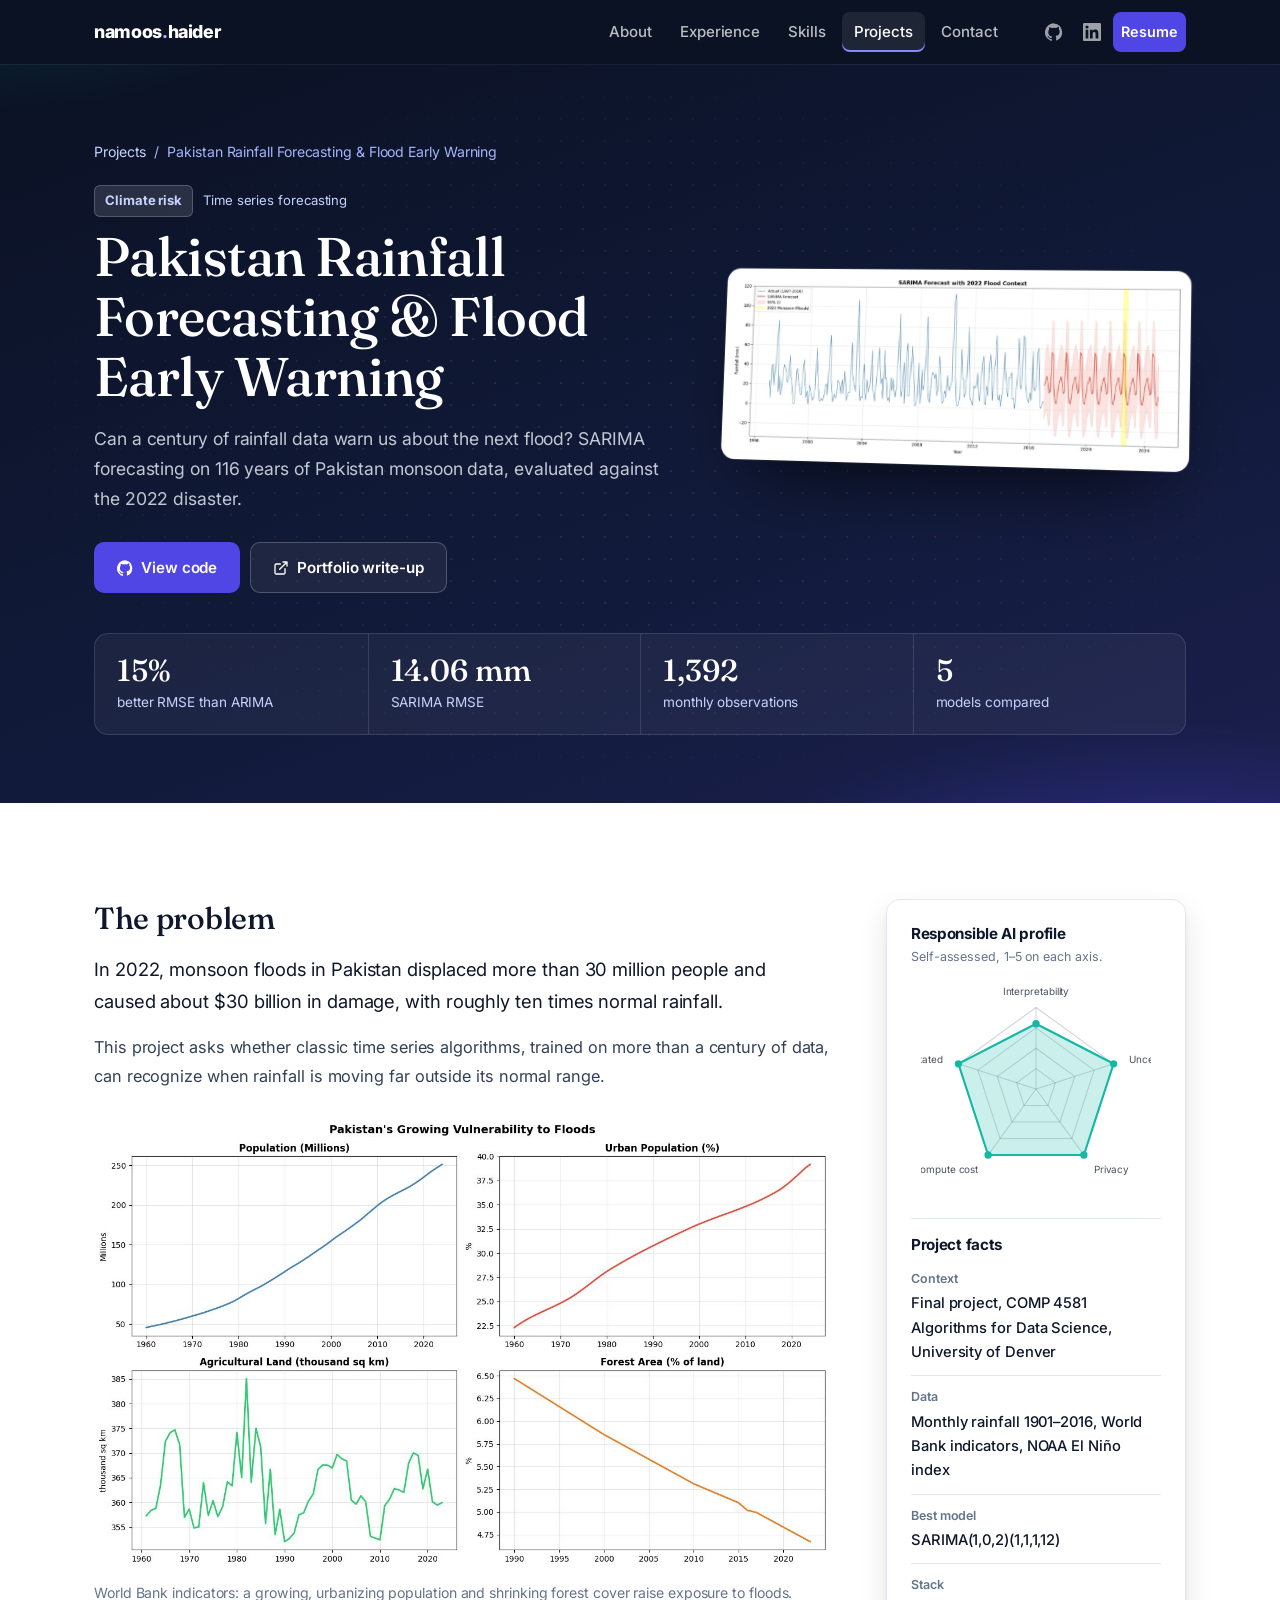
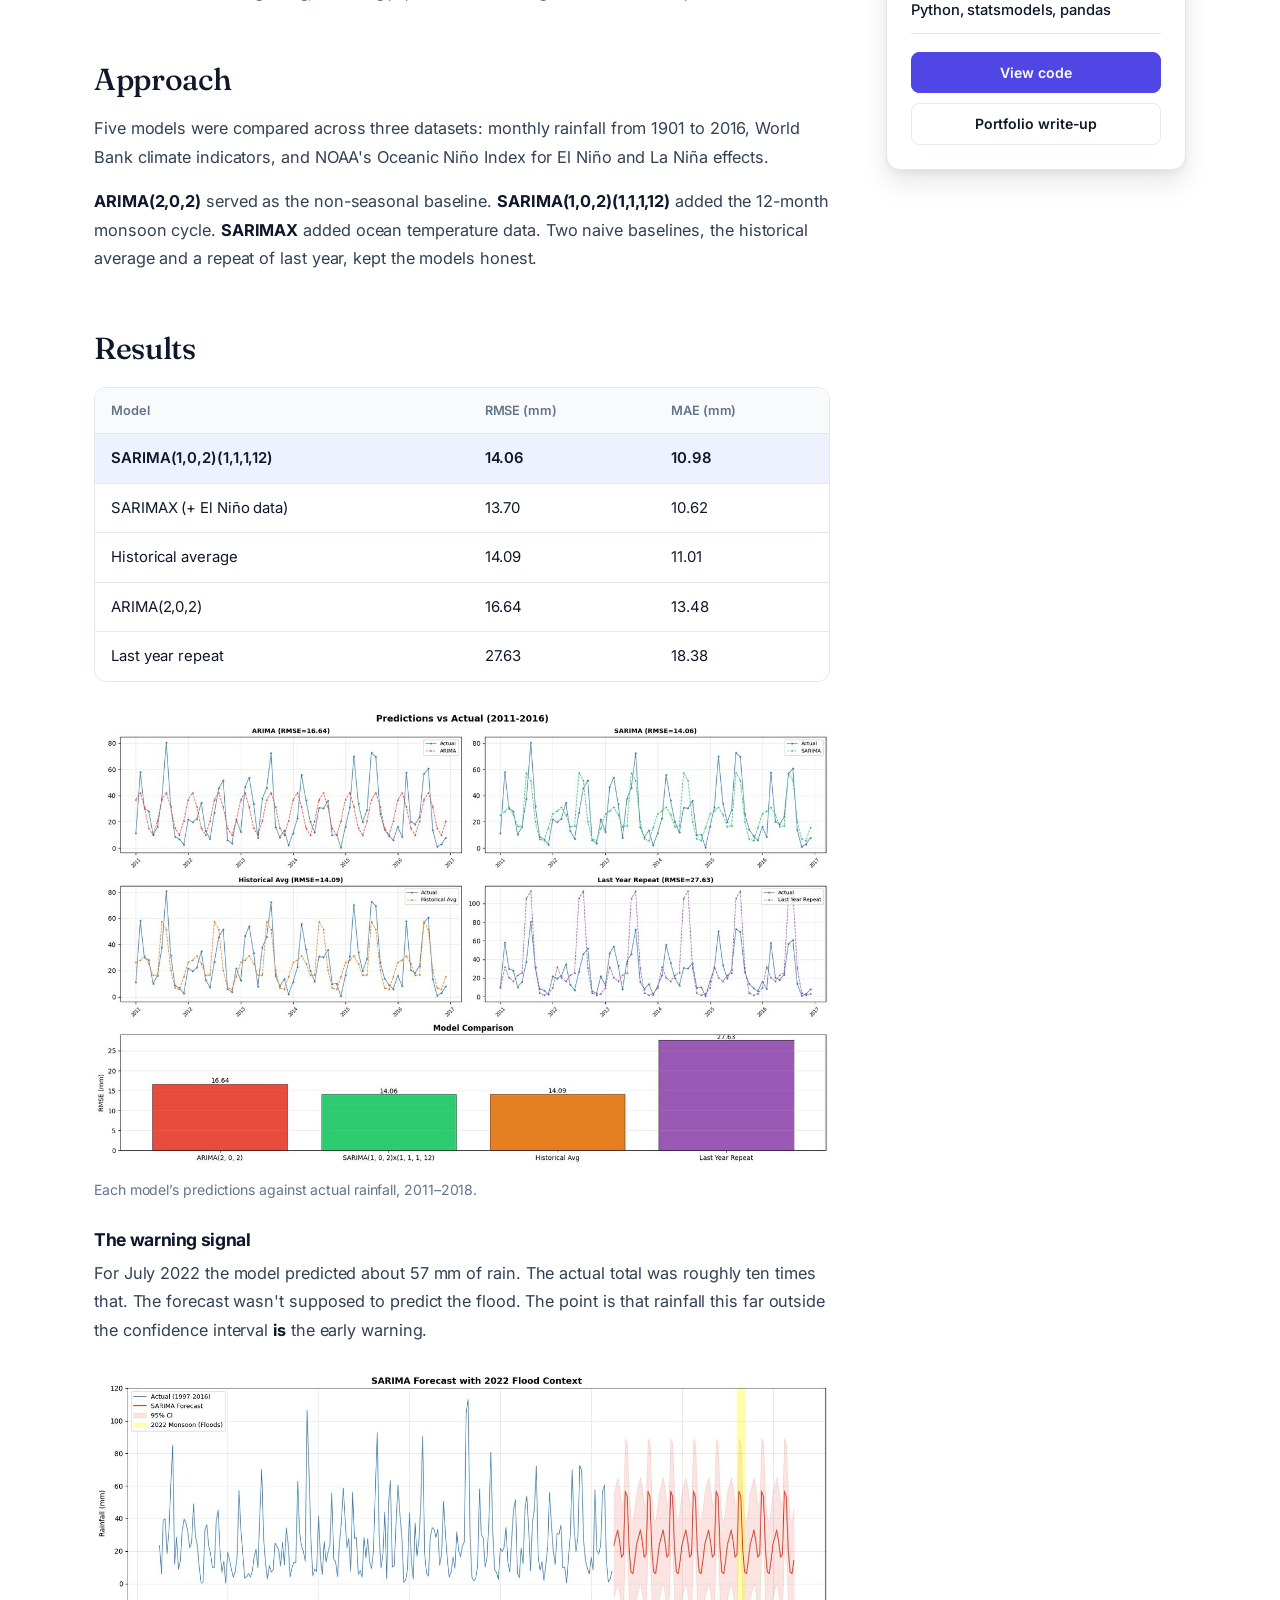
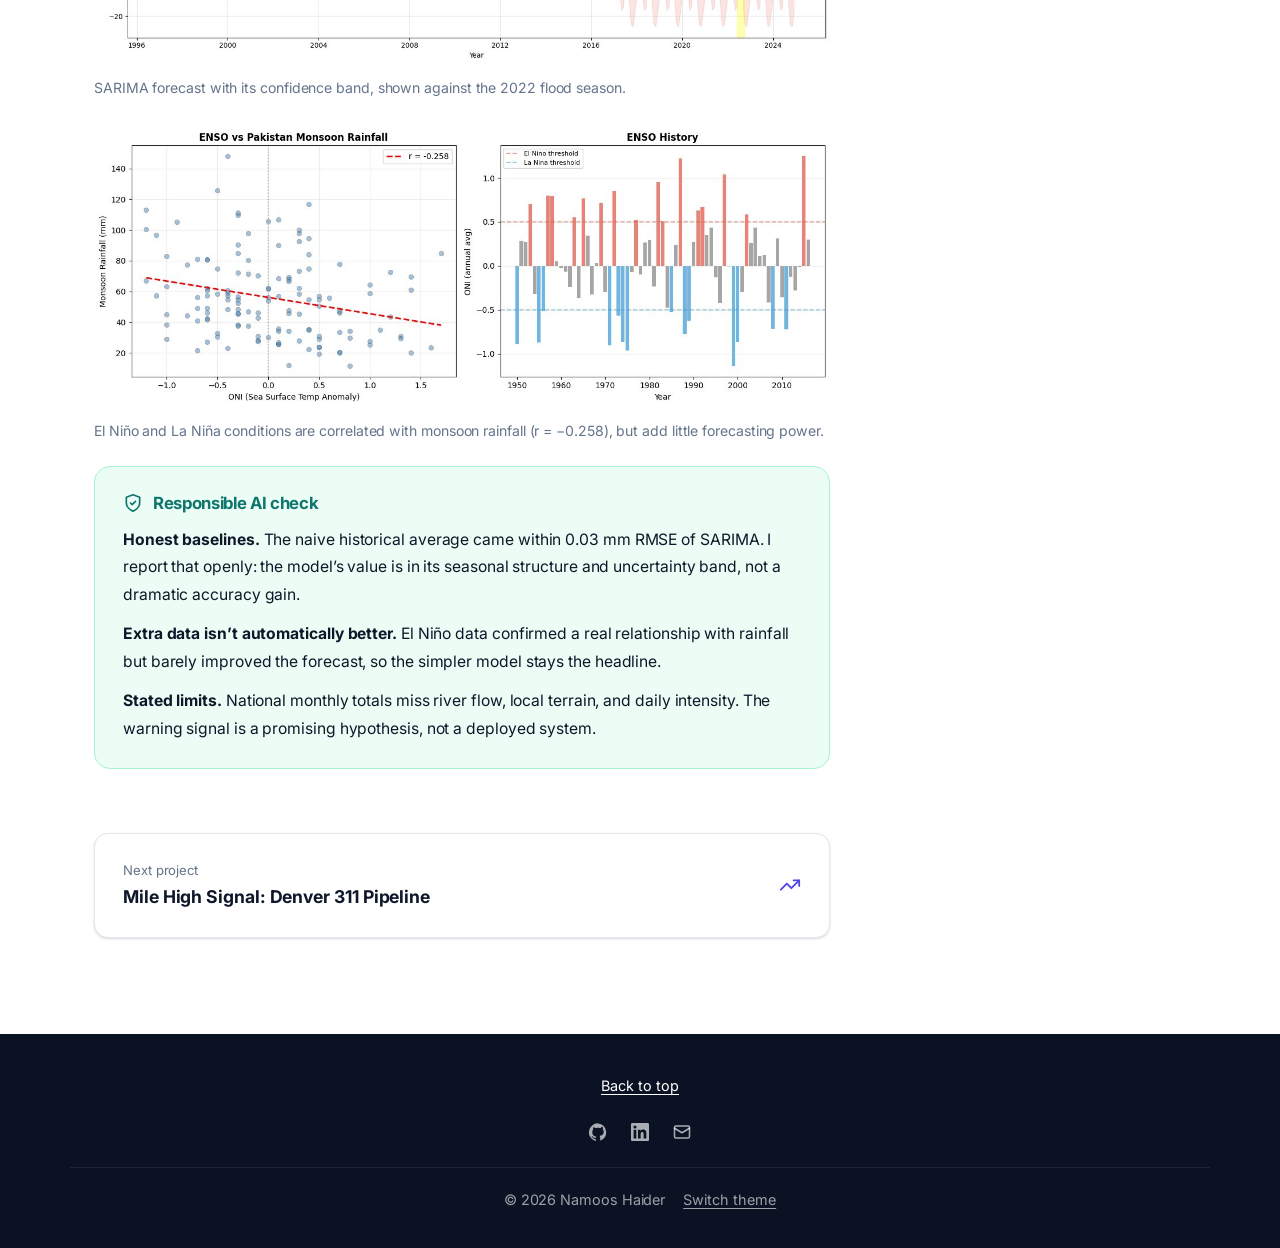
<file: pakistan-rainfall.html>
<!DOCTYPE html>
<html lang="en">
<head>
<meta charset="UTF-8">
<meta name="viewport" content="width=device-width, initial-scale=1, viewport-fit=cover">
<title>Pakistan Rainfall Forecasting & Flood Early Warning | Namoos Haider</title>
<meta name="description" content="Namoos Haider builds interpretable, accountable machine learning and LLM systems.">
<meta property="og:type" content="website">
<meta property="og:title" content="Namoos Haider | AI/ML Engineer, Responsible AI">
<meta property="og:description" content="I build AI that shows its reasoning: deep learning, LLM agents, and production data pipelines with interpretability built in.">
<meta property="og:url" content="https://namoos99.github.io/">
<meta property="og:image" content="https://namoos99.github.io/assets/og-cover.png">
<meta property="og:image:width" content="1200">
<meta property="og:image:height" content="627">
<meta name="twitter:card" content="summary_large_image">
<meta name="twitter:image" content="https://namoos99.github.io/assets/og-cover.png">
<link rel="preconnect" href="https://fonts.googleapis.com"><link rel="preconnect" href="https://fonts.gstatic.com" crossorigin><link href="https://fonts.googleapis.com/css2?family=Fraunces:opsz,wght@9..144,400;9..144,500;9..144,600&family=Inter:wght@400;500;600;700;800&display=swap" rel="stylesheet">
<link rel="stylesheet" href="styles.css">
</head>
<body>
<svg width="0" height="0" style="position:absolute" aria-hidden="true">
  <symbol id="i-gh" viewBox="0 0 24 24"><path fill="currentColor" d="M12 .5a12 12 0 0 0-3.8 23.4c.6.1.8-.3.8-.6v-2.1c-3.3.7-4-1.4-4-1.4-.6-1.4-1.4-1.8-1.4-1.8-1.1-.8.1-.7.1-.7 1.2.1 1.9 1.3 1.9 1.3 1.1 1.8 2.8 1.3 3.5 1 .1-.8.4-1.3.8-1.6-2.7-.3-5.5-1.3-5.5-6 0-1.3.5-2.4 1.2-3.2-.1-.3-.5-1.5.1-3.2 0 0 1-.3 3.3 1.2a11.5 11.5 0 0 1 6 0C17.3 4.7 18.3 5 18.3 5c.7 1.7.2 2.9.1 3.2.8.8 1.2 1.9 1.2 3.2 0 4.6-2.8 5.6-5.5 5.9.4.4.8 1.1.8 2.2v3.3c0 .3.2.7.8.6A12 12 0 0 0 12 .5z"/></symbol>
  <symbol id="i-in" viewBox="0 0 24 24"><path fill="currentColor" d="M20.4 20.5h-3.6v-5.6c0-1.3 0-3-1.8-3s-2.1 1.4-2.1 2.9v5.7H9.3V9h3.4v1.6h.1c.5-.9 1.6-1.8 3.4-1.8 3.6 0 4.3 2.4 4.3 5.5v6.2zM5.3 7.4a2.1 2.1 0 1 1 0-4.2 2.1 2.1 0 0 1 0 4.2zM7.1 20.5H3.5V9h3.6v11.5zM22.2 0H1.8C.8 0 0 .8 0 1.7v20.6c0 .9.8 1.7 1.8 1.7h20.4c1 0 1.8-.8 1.8-1.7V1.7C24 .8 23.2 0 22.2 0z"/></symbol>
  <symbol id="i-mail" viewBox="0 0 24 24"><g fill="none" stroke="currentColor" stroke-width="2" stroke-linecap="round" stroke-linejoin="round"><rect x="2" y="4" width="20" height="16" rx="2"/><path d="m22 7-10 6L2 7"/></g></symbol>
  <symbol id="i-doc" viewBox="0 0 24 24"><g fill="none" stroke="currentColor" stroke-width="2" stroke-linecap="round" stroke-linejoin="round"><path d="M14 2H6a2 2 0 0 0-2 2v16a2 2 0 0 0 2 2h12a2 2 0 0 0 2-2V8z"/><path d="M14 2v6h6M8 13h8M8 17h5"/></g></symbol>
  <symbol id="i-ext" viewBox="0 0 24 24"><g fill="none" stroke="currentColor" stroke-width="2" stroke-linecap="round" stroke-linejoin="round"><path d="M15 3h6v6M10 14 21 3M18 13v6a2 2 0 0 1-2 2H5a2 2 0 0 1-2-2V8a2 2 0 0 1 2-2h6"/></g></symbol>
  <symbol id="i-trend" viewBox="0 0 24 24"><g fill="none" stroke="currentColor" stroke-width="2" stroke-linecap="round" stroke-linejoin="round"><path d="m22 7-8.5 8.5-5-5L2 17"/><path d="M16 7h6v6"/></g></symbol>
  <symbol id="i-shield" viewBox="0 0 24 24"><g fill="none" stroke="currentColor" stroke-width="2" stroke-linecap="round" stroke-linejoin="round"><path d="M12 22s8-4 8-10V5l-8-3-8 3v7c0 6 8 10 8 10z"/><path d="m9 12 2 2 4-4"/></g></symbol>
  <symbol id="i-pin" viewBox="0 0 24 24"><g fill="none" stroke="currentColor" stroke-width="2" stroke-linecap="round" stroke-linejoin="round"><path d="M20 10c0 6-8 12-8 12s-8-6-8-12a8 8 0 0 1 16 0z"/><circle cx="12" cy="10" r="3"/></g></symbol>
  <symbol id="i-eye" viewBox="0 0 24 24"><g fill="none" stroke="currentColor" stroke-width="2" stroke-linecap="round" stroke-linejoin="round"><path d="M2 12s3.5-7 10-7 10 7 10 7-3.5 7-10 7S2 12 2 12z"/><circle cx="12" cy="12" r="3"/></g></symbol>
  <symbol id="i-spark" viewBox="0 0 24 24"><g fill="none" stroke="currentColor" stroke-width="2" stroke-linecap="round" stroke-linejoin="round"><path d="M12 3v4M12 17v4M3 12h4M17 12h4M5.6 5.6l2.8 2.8M15.6 15.6l2.8 2.8M5.6 18.4l2.8-2.8M15.6 8.4l2.8-2.8"/></g></symbol>
  <symbol id="i-db" viewBox="0 0 24 24"><g fill="none" stroke="currentColor" stroke-width="2" stroke-linecap="round" stroke-linejoin="round"><ellipse cx="12" cy="5" rx="9" ry="3"/><path d="M3 5v14c0 1.7 4 3 9 3s9-1.3 9-3V5"/><path d="M3 12c0 1.7 4 3 9 3s9-1.3 9-3"/></g></symbol>
  <symbol id="i-chart" viewBox="0 0 24 24"><g fill="none" stroke="currentColor" stroke-width="2" stroke-linecap="round" stroke-linejoin="round"><path d="M3 3v18h18"/><path d="m7 15 4-4 3 3 6-7"/></g></symbol>
  <symbol id="i-brief" viewBox="0 0 24 24"><g fill="none" stroke="currentColor" stroke-width="2" stroke-linecap="round" stroke-linejoin="round"><rect x="2" y="7" width="20" height="14" rx="2"/><path d="M16 7V5a2 2 0 0 0-2-2h-4a2 2 0 0 0-2 2v2"/></g></symbol>
  <symbol id="i-cap" viewBox="0 0 24 24"><g fill="none" stroke="currentColor" stroke-width="2" stroke-linecap="round" stroke-linejoin="round"><path d="M22 10 12 5 2 10l10 5 10-5z"/><path d="M6 12v5c3 2 9 2 12 0v-5"/></g></symbol>
  <symbol id="i-code" viewBox="0 0 24 24"><g fill="none" stroke="currentColor" stroke-width="2" stroke-linecap="round" stroke-linejoin="round"><path d="m16 18 6-6-6-6M8 6l-6 6 6 6"/></g></symbol>
  <symbol id="i-layers" viewBox="0 0 24 24"><g fill="none" stroke="currentColor" stroke-width="2" stroke-linecap="round" stroke-linejoin="round"><path d="m12 2 10 5-10 5L2 7z"/><path d="m2 17 10 5 10-5M2 12l10 5 10-5"/></g></symbol>
  <symbol id="i-target" viewBox="0 0 24 24"><g fill="none" stroke="currentColor" stroke-width="2" stroke-linecap="round" stroke-linejoin="round"><circle cx="12" cy="12" r="10"/><circle cx="12" cy="12" r="6"/><circle cx="12" cy="12" r="2"/></g></symbol>
  <symbol id="i-git" viewBox="0 0 24 24"><g fill="none" stroke="currentColor" stroke-width="2" stroke-linecap="round" stroke-linejoin="round"><circle cx="6" cy="6" r="3"/><circle cx="6" cy="18" r="3"/><circle cx="18" cy="9" r="3"/><path d="M6 9v6M18 12c0 3-3 3-6 3H6"/></g></symbol>
  <symbol id="i-palette" viewBox="0 0 24 24"><g fill="none" stroke="currentColor" stroke-width="2" stroke-linecap="round" stroke-linejoin="round"><path d="M12 22a10 10 0 1 1 10-10c0 2.8-2.2 4-4 4h-2a2 2 0 0 0-1.5 3.3A2 2 0 0 1 12 22z"/><circle cx="7.5" cy="10.5" r="1"/><circle cx="12" cy="7.5" r="1"/><circle cx="16.5" cy="10.5" r="1"/></g></symbol>
  <symbol id="i-present" viewBox="0 0 24 24"><g fill="none" stroke="currentColor" stroke-width="2" stroke-linecap="round" stroke-linejoin="round"><rect x="3" y="4" width="18" height="12" rx="2"/><path d="M8 20h8M12 16v4"/><path d="m8 11 3-3 2 2 3-3"/></g></symbol>
</svg>
<nav class="navbar"><div class="container">
<a class="brand" href="index.html">namoos<span>.</span>haider</a>
<button class="toggler" type="button" aria-label="Open menu" aria-expanded="false"><svg width="22" height="22" viewBox="0 0 24 24" fill="none" stroke="currentColor" stroke-width="2" stroke-linecap="round"><path d="M4 7h16M4 12h16M4 17h16"/></svg></button>
<div class="nav-links"><a href="about.html">About</a><a href="experience.html">Experience</a><a href="skills.html">Skills</a><a href="projects.html" aria-current=page>Projects</a><a href="contact.html">Contact</a></div>
<div class="nav-icons"><a href="https://github.com/Namoos99" target="_blank" rel="noopener" aria-label="GitHub"><svg class="icon" style="width:18px;height:18px"><use href="#i-gh"/></svg></a><a href="https://linkedin.com/in/namoos-haider-75a949209" target="_blank" rel="noopener" aria-label="LinkedIn"><svg class="icon" style="width:18px;height:18px"><use href="#i-in"/></svg></a><a class="nav-cta" href="resume.html" data-resume>Resume</a></div>
</div></nav>
<main>
<header class="page-hero case-hero has-visual"><div class="container"><div class="case-grid"><div>
  <nav class="crumbs" aria-label="Breadcrumb"><a href="projects.html">Projects</a><span>/</span><span>Pakistan Rainfall Forecasting & Flood Early Warning</span></nav>
  <div class="meta"><span class="badge">Climate risk</span><span>Time series forecasting</span></div>
  <h1>Pakistan Rainfall Forecasting & Flood Early Warning</h1><p class="sub">Can a century of rainfall data warn us about the next flood? SARIMA forecasting on 116 years of Pakistan monsoon data, evaluated against the 2022 disaster.</p>
  <div class="hero-links"><a class="btn btn-primary" href="https://github.com/Namoos99/Pakistan-Rainfall-Forecasting" target="_blank" rel="noopener"><svg class="icon" style="width:16px;height:16px"><use href="#i-gh"/></svg>View code</a><a class="btn btn-ghost" href="https://www.datascienceportfol.io/namoos99/projects/3" target="_blank" rel="noopener"><svg class="icon" style="width:16px;height:16px"><use href="#i-ext"/></svg>Portfolio write-up</a></div></div>
  <div class="hero-visual"><div class="frame"><img src="assets/rain.jpg" alt="SARIMA forecast with 2022 flood context"></div></div></div>
  <div class="kpi-row"><div><b>15%</b><span>better RMSE than ARIMA</span></div><div><b>14.06 mm</b><span>SARIMA RMSE</span></div><div><b>1,392</b><span>monthly observations</span></div><div><b>5</b><span>models compared</span></div></div>
</div></header>
<section class="section"><div class="container"><div class="case-layout">
  <article class="prose"><h2>The problem</h2>
<p class="lead">In 2022, monsoon floods in Pakistan displaced more than 30 million people and caused about $30 billion in damage, with roughly ten times normal rainfall.</p>
<p>This project asks whether classic time series algorithms, trained on more than a century of data, can recognize when rainfall is moving far outside its normal range.</p>
<figure class="fig "><div class="frame"><img src="assets/rain_context.jpg" alt="Pakistan population, urbanization, agricultural land, and forest area over time"></div><figcaption>World Bank indicators: a growing, urbanizing population and shrinking forest cover raise exposure to floods.</figcaption></figure>
<h2>Approach</h2>
<p>Five models were compared across three datasets: monthly rainfall from 1901 to 2016, World Bank climate indicators, and NOAA's Oceanic Niño Index for El Niño and La Niña effects.</p>
<p><strong>ARIMA(2,0,2)</strong> served as the non-seasonal baseline. <strong>SARIMA(1,0,2)(1,1,1,12)</strong> added the 12-month monsoon cycle. <strong>SARIMAX</strong> added ocean temperature data. Two naive baselines, the historical average and a repeat of last year, kept the models honest.</p>
<h2>Results</h2>
<div class="table-wrap"><table><thead><tr><th>Model</th><th>RMSE (mm)</th><th>MAE (mm)</th></tr></thead><tbody><tr class=best><td>SARIMA(1,0,2)(1,1,1,12)</td><td>14.06</td><td>10.98</td></tr><tr><td>SARIMAX (+ El Niño data)</td><td>13.70</td><td>10.62</td></tr><tr><td>Historical average</td><td>14.09</td><td>11.01</td></tr><tr><td>ARIMA(2,0,2)</td><td>16.64</td><td>13.48</td></tr><tr><td>Last year repeat</td><td>27.63</td><td>18.38</td></tr></tbody></table></div>
<figure class="fig "><div class="frame"><img src="assets/rain_eval.jpg" alt="Predictions versus actual rainfall for four models, with an error comparison chart"></div><figcaption>Each model’s predictions against actual rainfall, 2011–2018.</figcaption></figure>
<h3>The warning signal</h3>
<p>For July 2022 the model predicted about 57 mm of rain. The actual total was roughly ten times that. The forecast wasn't supposed to predict the flood. The point is that rainfall this far outside the confidence interval <strong>is</strong> the early warning.</p>
<figure class="fig "><div class="frame"><img src="assets/rain.jpg" alt="SARIMA forecast with the 2022 flood season highlighted"></div><figcaption>SARIMA forecast with its confidence band, shown against the 2022 flood season.</figcaption></figure>
<figure class="fig "><div class="frame"><img src="assets/rain_enso.jpg" alt="El Niño sea surface temperatures versus monsoon rainfall"></div><figcaption>El Niño and La Niña conditions are correlated with monsoon rainfall (r = −0.258), but add little forecasting power.</figcaption></figure>
<div class="check-panel"><h3><svg class="icon" style="width:20px;height:20px"><use href="#i-shield"/></svg>Responsible AI check</h3><p><strong>Honest baselines.</strong> The naive historical average came within 0.03 mm RMSE of SARIMA. I report that openly: the model’s value is in its seasonal structure and uncertainty band, not a dramatic accuracy gain.</p><p><strong>Extra data isn’t automatically better.</strong> El Niño data confirmed a real relationship with rainfall but barely improved the forecast, so the simpler model stays the headline.</p><p><strong>Stated limits.</strong> National monthly totals miss river flow, local terrain, and daily intensity. The warning signal is a promising hypothesis, not a deployed system.</p></div>
    <a class="next" href="mile-high-signal.html"><div><small>Next project</small><strong>Mile High Signal: Denver 311 Pipeline</strong></div><svg class="icon" style="width:22px;height:22px"><use href="#i-trend"/></svg></a>
  </article>
  <aside class="facts-card"><h3>Responsible AI profile</h3><p class="radar-note">Self-assessed, 1–5 on each axis.</p><svg class="radar" viewBox="0 0 220 220" role="img" aria-label="Responsible AI profile"><polygon points="110.0,90.5 128.5,104.0 121.5,125.8 98.5,125.8 91.5,104.0" fill="none" stroke="currentColor" stroke-opacity=".18"/><polygon points="110.0,71.0 147.1,97.9 132.9,141.6 87.1,141.6 72.9,97.9" fill="none" stroke="currentColor" stroke-opacity=".18"/><polygon points="110.0,51.5 165.6,91.9 144.4,157.3 75.6,157.3 54.4,91.9" fill="none" stroke="currentColor" stroke-opacity=".18"/><polygon points="110.0,32.0 184.2,85.9 155.8,173.1 64.2,173.1 35.8,85.9" fill="none" stroke="currentColor" stroke-opacity=".18"/><line x1="110" y1="110" x2="110.0" y2="32.0" stroke="currentColor" stroke-opacity=".18"/><line x1="110" y1="110" x2="184.2" y2="85.9" stroke="currentColor" stroke-opacity=".18"/><line x1="110" y1="110" x2="155.8" y2="173.1" stroke="currentColor" stroke-opacity=".18"/><line x1="110" y1="110" x2="64.2" y2="173.1" stroke="currentColor" stroke-opacity=".18"/><line x1="110" y1="110" x2="35.8" y2="85.9" stroke="currentColor" stroke-opacity=".18"/><polygon points="110.0,47.6 184.2,85.9 155.8,173.1 64.2,173.1 35.8,85.9" fill="#14B8A6" fill-opacity=".22" stroke="#14B8A6" stroke-width="2"/><circle cx="110.0" cy="47.6" r="3.5" fill="#14B8A6"/><circle cx="184.2" cy="85.9" r="3.5" fill="#14B8A6"/><circle cx="155.8" cy="173.1" r="3.5" fill="#14B8A6"/><circle cx="64.2" cy="173.1" r="3.5" fill="#14B8A6"/><circle cx="35.8" cy="85.9" r="3.5" fill="#14B8A6"/><text x="110.0" y="20.0" text-anchor="middle" font-size="9.5" font-family="Inter,system-ui" fill="currentColor" fill-opacity=".75">Interpretability</text><text x="199.4" y="85.0" text-anchor="start" font-size="9.5" font-family="Inter,system-ui" fill="currentColor" fill-opacity=".75">Uncertainty shown</text><text x="165.3" y="190.0" text-anchor="start" font-size="9.5" font-family="Inter,system-ui" fill="currentColor" fill-opacity=".75">Privacy</text><text x="54.7" y="190.0" text-anchor="end" font-size="9.5" font-family="Inter,system-ui" fill="currentColor" fill-opacity=".75">Compute cost</text><text x="20.6" y="85.0" text-anchor="end" font-size="9.5" font-family="Inter,system-ui" fill="currentColor" fill-opacity=".75">Limits stated</text></svg><h3>Project facts</h3><dl><div><dt>Context</dt><dd>Final project, COMP 4581 Algorithms for Data Science, University of Denver</dd></div><div><dt>Data</dt><dd>Monthly rainfall 1901–2016, World Bank indicators, NOAA El Niño index</dd></div><div><dt>Best model</dt><dd>SARIMA(1,0,2)(1,1,1,12)</dd></div><div><dt>Stack</dt><dd>Python, statsmodels, pandas</dd></div></dl><div class="card-links"><a class="primary" href="https://github.com/Namoos99/Pakistan-Rainfall-Forecasting" target="_blank" rel="noopener">View code</a><a class="" href="https://www.datascienceportfol.io/namoos99/projects/3" target="_blank" rel="noopener">Portfolio write-up</a></div></aside>
</div></div></section></main>
<footer><button class="top" type="button">Back to top</button>
<div class="icons"><a href="https://github.com/Namoos99" target="_blank" rel="noopener" aria-label="GitHub"><svg class="icon" style="width:18px;height:18px"><use href="#i-gh"/></svg></a><a href="https://linkedin.com/in/namoos-haider-75a949209" target="_blank" rel="noopener" aria-label="LinkedIn"><svg class="icon" style="width:18px;height:18px"><use href="#i-in"/></svg></a><a href="mailto:namoos99@gmail.com" target="_top" aria-label="Email"><svg class="icon" style="width:18px;height:18px"><use href="#i-mail"/></svg></a></div>
<div class="container line"><span>&copy; <span class="yr">2026</span> Namoos Haider</span><button class="theme" type="button">Switch theme</button></div></footer>
<script src="script.js"></script>
</body>
</html>
</file>
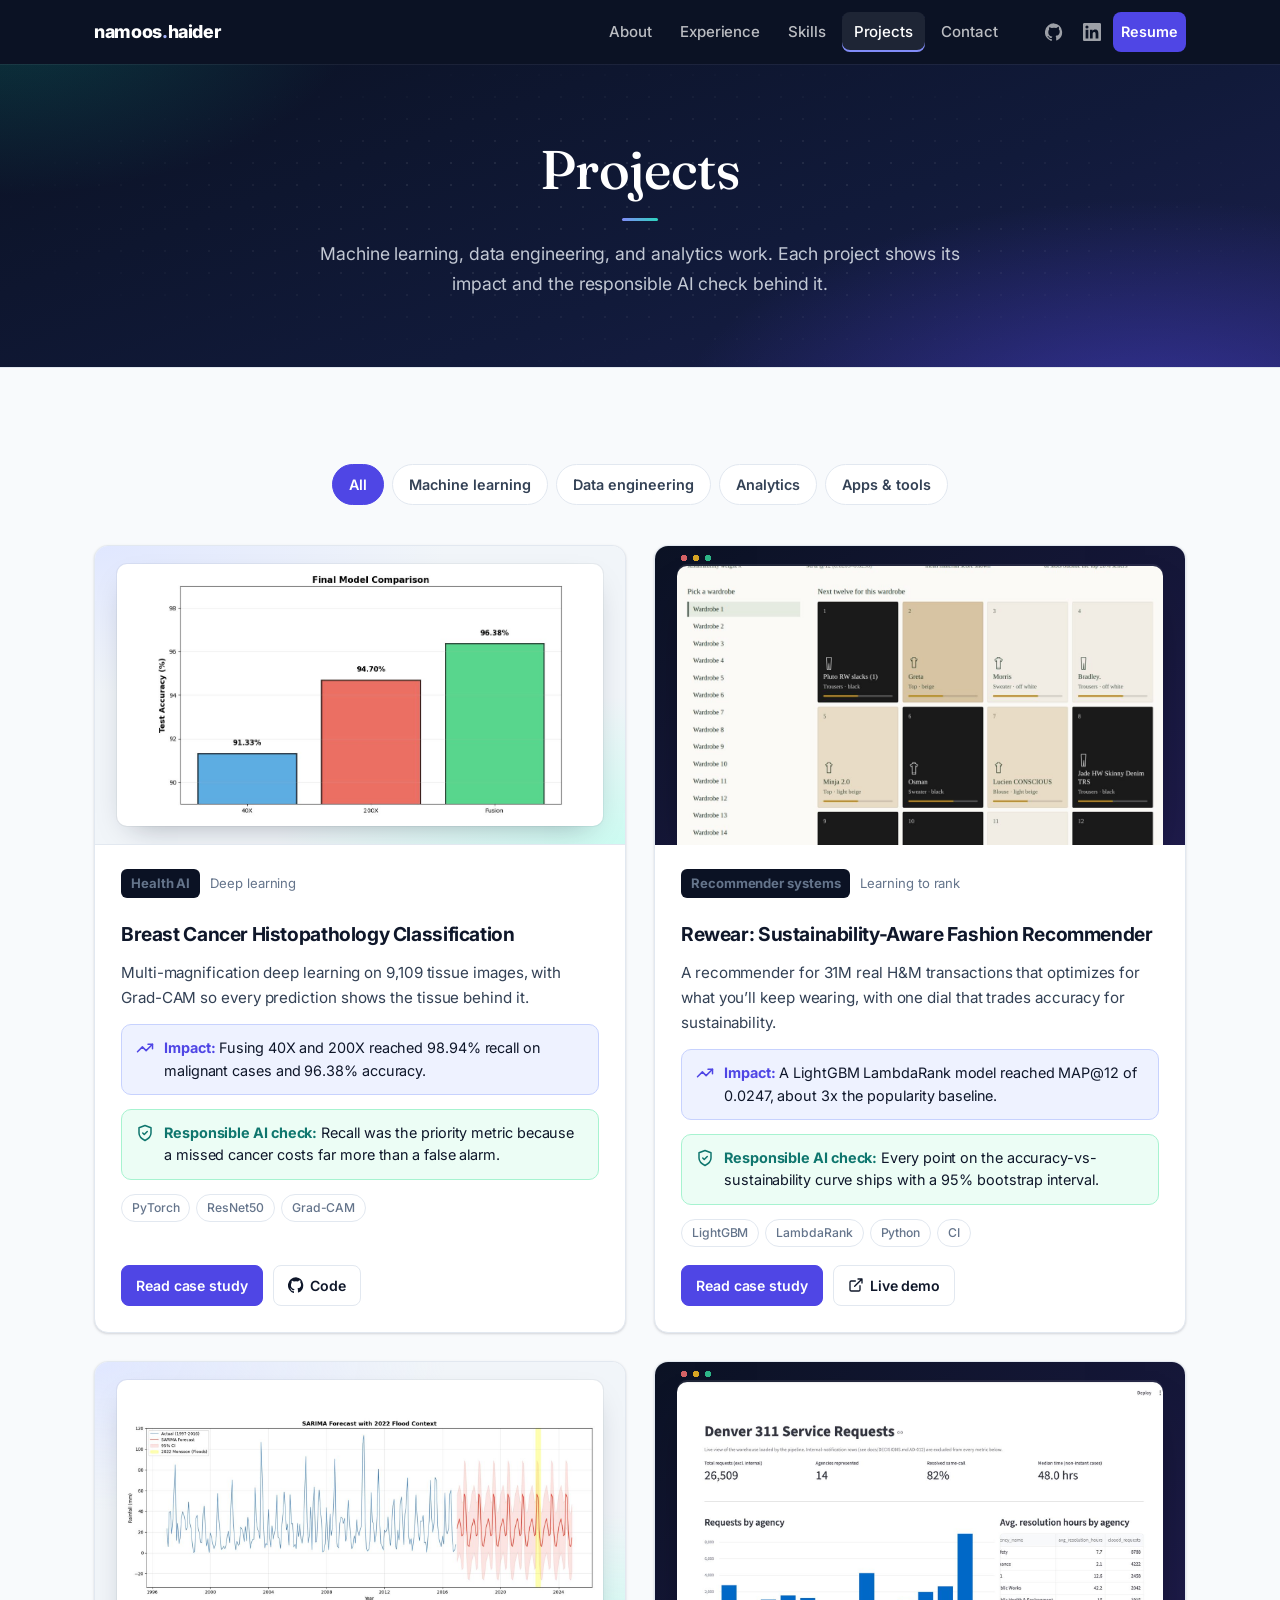
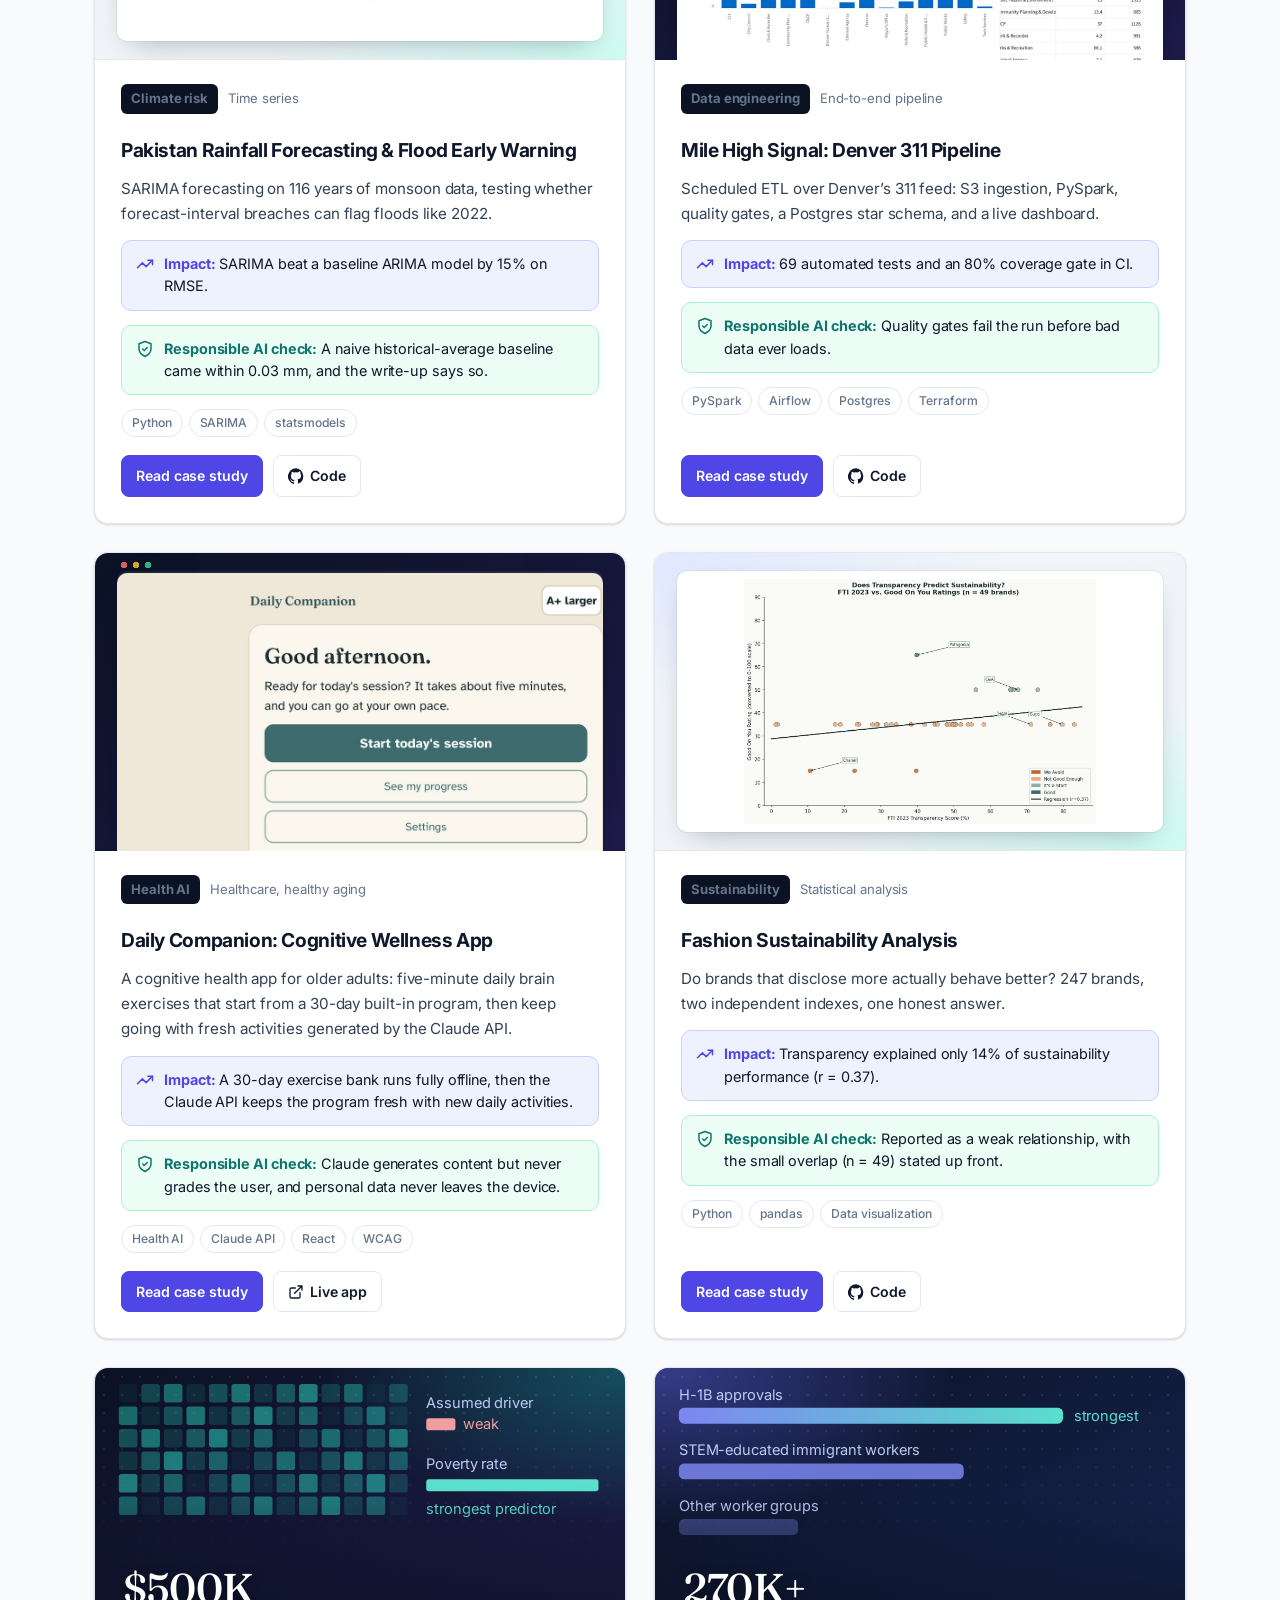
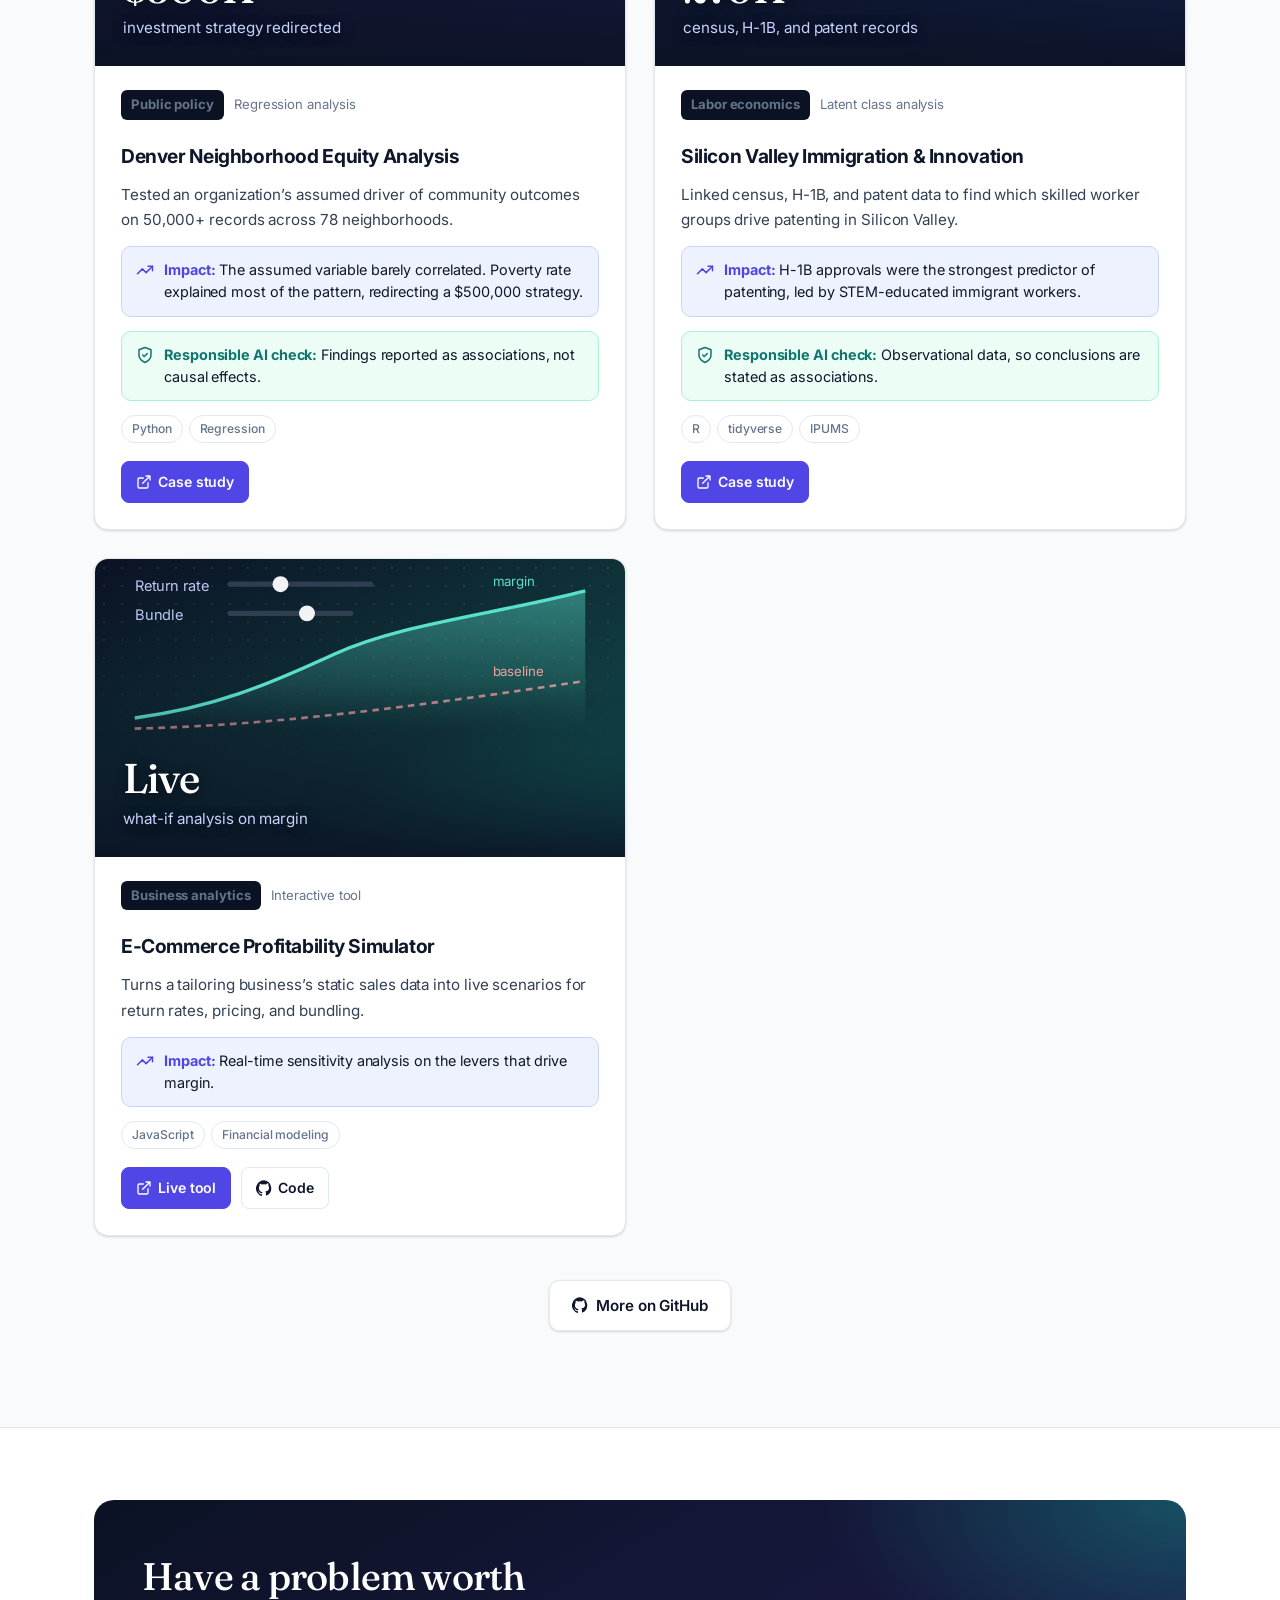
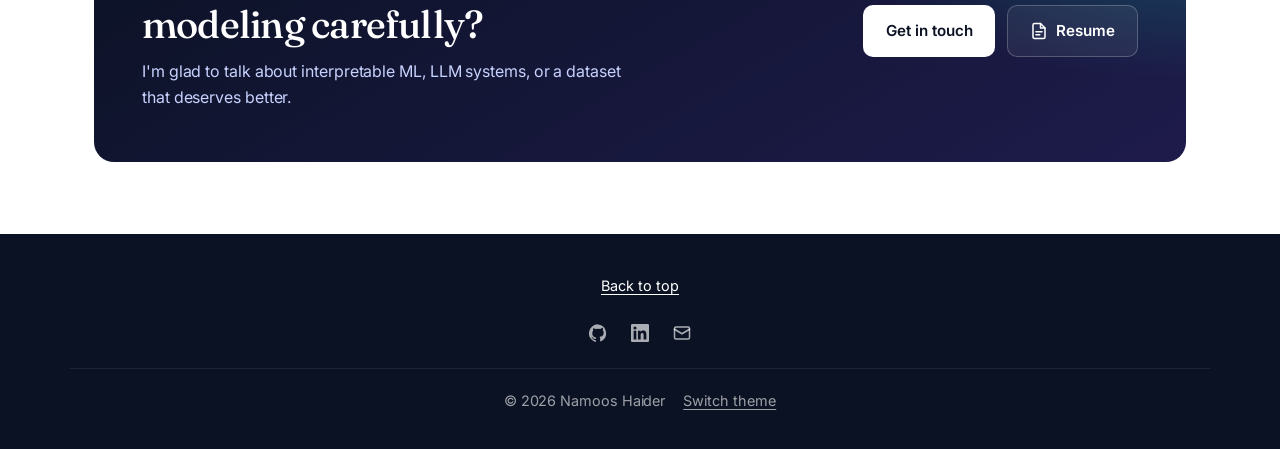
<file: projects.html>
<!DOCTYPE html>
<html lang="en">
<head>
<meta charset="UTF-8">
<meta name="viewport" content="width=device-width, initial-scale=1, viewport-fit=cover">
<title>Projects | Namoos Haider</title>
<meta name="description" content="Namoos Haider builds interpretable, accountable machine learning and LLM systems.">
<meta property="og:type" content="website">
<meta property="og:title" content="Namoos Haider | AI/ML Engineer, Responsible AI">
<meta property="og:description" content="I build AI that shows its reasoning: deep learning, LLM agents, and production data pipelines with interpretability built in.">
<meta property="og:url" content="https://namoos99.github.io/">
<meta property="og:image" content="https://namoos99.github.io/assets/og-cover.png">
<meta property="og:image:width" content="1200">
<meta property="og:image:height" content="627">
<meta name="twitter:card" content="summary_large_image">
<meta name="twitter:image" content="https://namoos99.github.io/assets/og-cover.png">
<link rel="preconnect" href="https://fonts.googleapis.com"><link rel="preconnect" href="https://fonts.gstatic.com" crossorigin><link href="https://fonts.googleapis.com/css2?family=Fraunces:opsz,wght@9..144,400;9..144,500;9..144,600&family=Inter:wght@400;500;600;700;800&display=swap" rel="stylesheet">
<link rel="stylesheet" href="styles.css">
</head>
<body>
<svg width="0" height="0" style="position:absolute" aria-hidden="true">
  <symbol id="i-gh" viewBox="0 0 24 24"><path fill="currentColor" d="M12 .5a12 12 0 0 0-3.8 23.4c.6.1.8-.3.8-.6v-2.1c-3.3.7-4-1.4-4-1.4-.6-1.4-1.4-1.8-1.4-1.8-1.1-.8.1-.7.1-.7 1.2.1 1.9 1.3 1.9 1.3 1.1 1.8 2.8 1.3 3.5 1 .1-.8.4-1.3.8-1.6-2.7-.3-5.5-1.3-5.5-6 0-1.3.5-2.4 1.2-3.2-.1-.3-.5-1.5.1-3.2 0 0 1-.3 3.3 1.2a11.5 11.5 0 0 1 6 0C17.3 4.7 18.3 5 18.3 5c.7 1.7.2 2.9.1 3.2.8.8 1.2 1.9 1.2 3.2 0 4.6-2.8 5.6-5.5 5.9.4.4.8 1.1.8 2.2v3.3c0 .3.2.7.8.6A12 12 0 0 0 12 .5z"/></symbol>
  <symbol id="i-in" viewBox="0 0 24 24"><path fill="currentColor" d="M20.4 20.5h-3.6v-5.6c0-1.3 0-3-1.8-3s-2.1 1.4-2.1 2.9v5.7H9.3V9h3.4v1.6h.1c.5-.9 1.6-1.8 3.4-1.8 3.6 0 4.3 2.4 4.3 5.5v6.2zM5.3 7.4a2.1 2.1 0 1 1 0-4.2 2.1 2.1 0 0 1 0 4.2zM7.1 20.5H3.5V9h3.6v11.5zM22.2 0H1.8C.8 0 0 .8 0 1.7v20.6c0 .9.8 1.7 1.8 1.7h20.4c1 0 1.8-.8 1.8-1.7V1.7C24 .8 23.2 0 22.2 0z"/></symbol>
  <symbol id="i-mail" viewBox="0 0 24 24"><g fill="none" stroke="currentColor" stroke-width="2" stroke-linecap="round" stroke-linejoin="round"><rect x="2" y="4" width="20" height="16" rx="2"/><path d="m22 7-10 6L2 7"/></g></symbol>
  <symbol id="i-doc" viewBox="0 0 24 24"><g fill="none" stroke="currentColor" stroke-width="2" stroke-linecap="round" stroke-linejoin="round"><path d="M14 2H6a2 2 0 0 0-2 2v16a2 2 0 0 0 2 2h12a2 2 0 0 0 2-2V8z"/><path d="M14 2v6h6M8 13h8M8 17h5"/></g></symbol>
  <symbol id="i-ext" viewBox="0 0 24 24"><g fill="none" stroke="currentColor" stroke-width="2" stroke-linecap="round" stroke-linejoin="round"><path d="M15 3h6v6M10 14 21 3M18 13v6a2 2 0 0 1-2 2H5a2 2 0 0 1-2-2V8a2 2 0 0 1 2-2h6"/></g></symbol>
  <symbol id="i-trend" viewBox="0 0 24 24"><g fill="none" stroke="currentColor" stroke-width="2" stroke-linecap="round" stroke-linejoin="round"><path d="m22 7-8.5 8.5-5-5L2 17"/><path d="M16 7h6v6"/></g></symbol>
  <symbol id="i-shield" viewBox="0 0 24 24"><g fill="none" stroke="currentColor" stroke-width="2" stroke-linecap="round" stroke-linejoin="round"><path d="M12 22s8-4 8-10V5l-8-3-8 3v7c0 6 8 10 8 10z"/><path d="m9 12 2 2 4-4"/></g></symbol>
  <symbol id="i-pin" viewBox="0 0 24 24"><g fill="none" stroke="currentColor" stroke-width="2" stroke-linecap="round" stroke-linejoin="round"><path d="M20 10c0 6-8 12-8 12s-8-6-8-12a8 8 0 0 1 16 0z"/><circle cx="12" cy="10" r="3"/></g></symbol>
  <symbol id="i-eye" viewBox="0 0 24 24"><g fill="none" stroke="currentColor" stroke-width="2" stroke-linecap="round" stroke-linejoin="round"><path d="M2 12s3.5-7 10-7 10 7 10 7-3.5 7-10 7S2 12 2 12z"/><circle cx="12" cy="12" r="3"/></g></symbol>
  <symbol id="i-spark" viewBox="0 0 24 24"><g fill="none" stroke="currentColor" stroke-width="2" stroke-linecap="round" stroke-linejoin="round"><path d="M12 3v4M12 17v4M3 12h4M17 12h4M5.6 5.6l2.8 2.8M15.6 15.6l2.8 2.8M5.6 18.4l2.8-2.8M15.6 8.4l2.8-2.8"/></g></symbol>
  <symbol id="i-db" viewBox="0 0 24 24"><g fill="none" stroke="currentColor" stroke-width="2" stroke-linecap="round" stroke-linejoin="round"><ellipse cx="12" cy="5" rx="9" ry="3"/><path d="M3 5v14c0 1.7 4 3 9 3s9-1.3 9-3V5"/><path d="M3 12c0 1.7 4 3 9 3s9-1.3 9-3"/></g></symbol>
  <symbol id="i-chart" viewBox="0 0 24 24"><g fill="none" stroke="currentColor" stroke-width="2" stroke-linecap="round" stroke-linejoin="round"><path d="M3 3v18h18"/><path d="m7 15 4-4 3 3 6-7"/></g></symbol>
  <symbol id="i-brief" viewBox="0 0 24 24"><g fill="none" stroke="currentColor" stroke-width="2" stroke-linecap="round" stroke-linejoin="round"><rect x="2" y="7" width="20" height="14" rx="2"/><path d="M16 7V5a2 2 0 0 0-2-2h-4a2 2 0 0 0-2 2v2"/></g></symbol>
  <symbol id="i-cap" viewBox="0 0 24 24"><g fill="none" stroke="currentColor" stroke-width="2" stroke-linecap="round" stroke-linejoin="round"><path d="M22 10 12 5 2 10l10 5 10-5z"/><path d="M6 12v5c3 2 9 2 12 0v-5"/></g></symbol>
  <symbol id="i-code" viewBox="0 0 24 24"><g fill="none" stroke="currentColor" stroke-width="2" stroke-linecap="round" stroke-linejoin="round"><path d="m16 18 6-6-6-6M8 6l-6 6 6 6"/></g></symbol>
  <symbol id="i-layers" viewBox="0 0 24 24"><g fill="none" stroke="currentColor" stroke-width="2" stroke-linecap="round" stroke-linejoin="round"><path d="m12 2 10 5-10 5L2 7z"/><path d="m2 17 10 5 10-5M2 12l10 5 10-5"/></g></symbol>
  <symbol id="i-target" viewBox="0 0 24 24"><g fill="none" stroke="currentColor" stroke-width="2" stroke-linecap="round" stroke-linejoin="round"><circle cx="12" cy="12" r="10"/><circle cx="12" cy="12" r="6"/><circle cx="12" cy="12" r="2"/></g></symbol>
  <symbol id="i-git" viewBox="0 0 24 24"><g fill="none" stroke="currentColor" stroke-width="2" stroke-linecap="round" stroke-linejoin="round"><circle cx="6" cy="6" r="3"/><circle cx="6" cy="18" r="3"/><circle cx="18" cy="9" r="3"/><path d="M6 9v6M18 12c0 3-3 3-6 3H6"/></g></symbol>
  <symbol id="i-palette" viewBox="0 0 24 24"><g fill="none" stroke="currentColor" stroke-width="2" stroke-linecap="round" stroke-linejoin="round"><path d="M12 22a10 10 0 1 1 10-10c0 2.8-2.2 4-4 4h-2a2 2 0 0 0-1.5 3.3A2 2 0 0 1 12 22z"/><circle cx="7.5" cy="10.5" r="1"/><circle cx="12" cy="7.5" r="1"/><circle cx="16.5" cy="10.5" r="1"/></g></symbol>
  <symbol id="i-present" viewBox="0 0 24 24"><g fill="none" stroke="currentColor" stroke-width="2" stroke-linecap="round" stroke-linejoin="round"><rect x="3" y="4" width="18" height="12" rx="2"/><path d="M8 20h8M12 16v4"/><path d="m8 11 3-3 2 2 3-3"/></g></symbol>
</svg>
<nav class="navbar"><div class="container">
<a class="brand" href="index.html">namoos<span>.</span>haider</a>
<button class="toggler" type="button" aria-label="Open menu" aria-expanded="false"><svg width="22" height="22" viewBox="0 0 24 24" fill="none" stroke="currentColor" stroke-width="2" stroke-linecap="round"><path d="M4 7h16M4 12h16M4 17h16"/></svg></button>
<div class="nav-links"><a href="about.html">About</a><a href="experience.html">Experience</a><a href="skills.html">Skills</a><a href="projects.html" aria-current=page>Projects</a><a href="contact.html">Contact</a></div>
<div class="nav-icons"><a href="https://github.com/Namoos99" target="_blank" rel="noopener" aria-label="GitHub"><svg class="icon" style="width:18px;height:18px"><use href="#i-gh"/></svg></a><a href="https://linkedin.com/in/namoos-haider-75a949209" target="_blank" rel="noopener" aria-label="LinkedIn"><svg class="icon" style="width:18px;height:18px"><use href="#i-in"/></svg></a><a class="nav-cta" href="resume.html" data-resume>Resume</a></div>
</div></nav>
<main>
<header class="page-hero center"><div class="container"><h1>Projects</h1><p class="sub">Machine learning, data engineering, and analytics work. Each project shows its impact and the responsible AI check behind it.</p></div></header>
<section class="section alt"><div class="container">
  <div class="filters" role="group" aria-label="Filter projects">
    <button type="button" aria-pressed="true" data-filter="all">All</button><button type="button" aria-pressed="false" data-filter="ml">Machine learning</button><button type="button" aria-pressed="false" data-filter="eng">Data engineering</button><button type="button" aria-pressed="false" data-filter="analytics">Analytics</button><button type="button" aria-pressed="false" data-filter="apps">Apps &amp; tools</button>
  </div>
  <div class="grid"><article class="card" data-cat="ml"><div class="cover fit"><img src="assets/bc_models.jpg" alt="Bar chart of test accuracy for 40X, 200X, and fusion models"></div><div class="body">
<div class="meta"><span class="badge">Health AI</span><span>Deep learning</span></div>
<h3>Breast Cancer Histopathology Classification</h3><p class="desc">Multi-magnification deep learning on 9,109 tissue images, with Grad-CAM so every prediction shows the tissue behind it.</p><p class="callout impact"><svg class="icon" style="width:18px;height:18px"><use href="#i-trend"/></svg><span><b>Impact:</b> Fusing 40X and 200X reached 98.94% recall on malignant cases and 96.38% accuracy.</span></p><p class="callout check"><svg class="icon" style="width:18px;height:18px"><use href="#i-shield"/></svg><span><b>Responsible AI check:</b> Recall was the priority metric because a missed cancer costs far more than a false alarm.</span></p><ul class="tags"><li>PyTorch</li><li>ResNet50</li><li>Grad-CAM</li></ul>
<div class="card-links"><a class=primary href="breast-cancer.html">Read case study</a><a href="https://github.com/Namoos99/Breast-Cancer-Histopathology" target="_blank" rel="noopener"><svg class="icon" style="width:16px;height:16px"><use href="#i-gh"/></svg>Code</a></div></div></article><article class="card" data-cat="ml"><div class="cover shot"><img src="assets/rw_grid.jpg" alt="Rewear demo showing twelve recommended pieces"></div><div class="body">
<div class="meta"><span class="badge">Recommender systems</span><span>Learning to rank</span></div>
<h3>Rewear: Sustainability-Aware Fashion Recommender</h3><p class="desc">A recommender for 31M real H&M transactions that optimizes for what you’ll keep wearing, with one dial that trades accuracy for sustainability.</p><p class="callout impact"><svg class="icon" style="width:18px;height:18px"><use href="#i-trend"/></svg><span><b>Impact:</b> A LightGBM LambdaRank model reached MAP@12 of 0.0247, about 3x the popularity baseline.</span></p><p class="callout check"><svg class="icon" style="width:18px;height:18px"><use href="#i-shield"/></svg><span><b>Responsible AI check:</b> Every point on the accuracy-vs-sustainability curve ships with a 95% bootstrap interval.</span></p><ul class="tags"><li>LightGBM</li><li>LambdaRank</li><li>Python</li><li>CI</li></ul>
<div class="card-links"><a class=primary href="rewear.html">Read case study</a><a href="https://namoos99.github.io/Rewear/demo/" target="_blank" rel="noopener"><svg class="icon" style="width:16px;height:16px"><use href="#i-ext"/></svg>Live demo</a></div></div></article><article class="card" data-cat="ml analytics"><div class="cover fit"><img src="assets/rain.jpg" alt="SARIMA rainfall forecast with the 2022 flood period highlighted"></div><div class="body">
<div class="meta"><span class="badge">Climate risk</span><span>Time series</span></div>
<h3>Pakistan Rainfall Forecasting & Flood Early Warning</h3><p class="desc">SARIMA forecasting on 116 years of monsoon data, testing whether forecast-interval breaches can flag floods like 2022.</p><p class="callout impact"><svg class="icon" style="width:18px;height:18px"><use href="#i-trend"/></svg><span><b>Impact:</b> SARIMA beat a baseline ARIMA model by 15% on RMSE.</span></p><p class="callout check"><svg class="icon" style="width:18px;height:18px"><use href="#i-shield"/></svg><span><b>Responsible AI check:</b> A naive historical-average baseline came within 0.03 mm, and the write-up says so.</span></p><ul class="tags"><li>Python</li><li>SARIMA</li><li>statsmodels</li></ul>
<div class="card-links"><a class=primary href="pakistan-rainfall.html">Read case study</a><a href="https://github.com/Namoos99/Pakistan-Rainfall-Forecasting" target="_blank" rel="noopener"><svg class="icon" style="width:16px;height:16px"><use href="#i-gh"/></svg>Code</a></div></div></article><article class="card" data-cat="eng"><div class="cover shot"><img src="assets/mh1.jpg" alt="Denver 311 dashboard"></div><div class="body">
<div class="meta"><span class="badge">Data engineering</span><span>End-to-end pipeline</span></div>
<h3>Mile High Signal: Denver 311 Pipeline</h3><p class="desc">Scheduled ETL over Denver’s 311 feed: S3 ingestion, PySpark, quality gates, a Postgres star schema, and a live dashboard.</p><p class="callout impact"><svg class="icon" style="width:18px;height:18px"><use href="#i-trend"/></svg><span><b>Impact:</b> 69 automated tests and an 80% coverage gate in CI.</span></p><p class="callout check"><svg class="icon" style="width:18px;height:18px"><use href="#i-shield"/></svg><span><b>Responsible AI check:</b> Quality gates fail the run before bad data ever loads.</span></p><ul class="tags"><li>PySpark</li><li>Airflow</li><li>Postgres</li><li>Terraform</li></ul>
<div class="card-links"><a class=primary href="mile-high-signal.html">Read case study</a><a href="https://github.com/Namoos99/mile-high-signal" target="_blank" rel="noopener"><svg class="icon" style="width:16px;height:16px"><use href="#i-gh"/></svg>Code</a></div></div></article><article class="card" data-cat="apps"><div class="cover shot"><img src="assets/dc1.jpg" alt="Daily Companion welcome screen"></div><div class="body">
<div class="meta"><span class="badge">Health AI</span><span>Healthcare, healthy aging</span></div>
<h3>Daily Companion: Cognitive Wellness App</h3><p class="desc">A cognitive health app for older adults: five-minute daily brain exercises that start from a 30-day built-in program, then keep going with fresh activities generated by the Claude API.</p><p class="callout impact"><svg class="icon" style="width:18px;height:18px"><use href="#i-trend"/></svg><span><b>Impact:</b> A 30-day exercise bank runs fully offline, then the Claude API keeps the program fresh with new daily activities.</span></p><p class="callout check"><svg class="icon" style="width:18px;height:18px"><use href="#i-shield"/></svg><span><b>Responsible AI check:</b> Claude generates content but never grades the user, and personal data never leaves the device.</span></p><ul class="tags"><li>Health AI</li><li>Claude API</li><li>React</li><li>WCAG</li></ul>
<div class="card-links"><a class=primary href="daily-companion.html">Read case study</a><a href="https://namoos99.github.io/cognitive-companion/" target="_blank" rel="noopener"><svg class="icon" style="width:16px;height:16px"><use href="#i-ext"/></svg>Live app</a></div></div></article><article class="card" data-cat="analytics"><div class="cover fit"><img src="assets/fa_scatter.jpg" alt="Scatter of transparency vs sustainability ratings"></div><div class="body">
<div class="meta"><span class="badge">Sustainability</span><span>Statistical analysis</span></div>
<h3>Fashion Sustainability Analysis</h3><p class="desc">Do brands that disclose more actually behave better? 247 brands, two independent indexes, one honest answer.</p><p class="callout impact"><svg class="icon" style="width:18px;height:18px"><use href="#i-trend"/></svg><span><b>Impact:</b> Transparency explained only 14% of sustainability performance (r = 0.37).</span></p><p class="callout check"><svg class="icon" style="width:18px;height:18px"><use href="#i-shield"/></svg><span><b>Responsible AI check:</b> Reported as a weak relationship, with the small overlap (n = 49) stated up front.</span></p><ul class="tags"><li>Python</li><li>pandas</li><li>Data visualization</li></ul>
<div class="card-links"><a class=primary href="fashion-sustainability.html">Read case study</a><a href="https://github.com/Namoos99/Fashion-Sustainability-Analysis" target="_blank" rel="noopener"><svg class="icon" style="width:16px;height:16px"><use href="#i-gh"/></svg>Code</a></div></div></article><article class="card" data-cat="analytics"><div class="cover stat viz-denver"><svg class="viz" viewBox="0 0 400 225" aria-hidden="true"><g opacity=".9"><rect x="18" y="12" width="14" height="14" rx="2" fill="#2DD4BF" opacity="0.08"/><rect x="35" y="12" width="14" height="14" rx="2" fill="#2DD4BF" opacity="0.30"/><rect x="52" y="12" width="14" height="14" rx="2" fill="#2DD4BF" opacity="0.52"/><rect x="69" y="12" width="14" height="14" rx="2" fill="#2DD4BF" opacity="0.14"/><rect x="86" y="12" width="14" height="14" rx="2" fill="#2DD4BF" opacity="0.36"/><rect x="103" y="12" width="14" height="14" rx="2" fill="#2DD4BF" opacity="0.57"/><rect x="120" y="12" width="14" height="14" rx="2" fill="#2DD4BF" opacity="0.19"/><rect x="137" y="12" width="14" height="14" rx="2" fill="#2DD4BF" opacity="0.41"/><rect x="154" y="12" width="14" height="14" rx="2" fill="#2DD4BF" opacity="0.63"/><rect x="171" y="12" width="14" height="14" rx="2" fill="#2DD4BF" opacity="0.24"/><rect x="188" y="12" width="14" height="14" rx="2" fill="#2DD4BF" opacity="0.47"/><rect x="205" y="12" width="14" height="14" rx="2" fill="#2DD4BF" opacity="0.08"/><rect x="222" y="12" width="14" height="14" rx="2" fill="#2DD4BF" opacity="0.30"/><rect x="18" y="29" width="14" height="14" rx="2" fill="#2DD4BF" opacity="0.52"/><rect x="35" y="29" width="14" height="14" rx="2" fill="#2DD4BF" opacity="0.14"/><rect x="52" y="29" width="14" height="14" rx="2" fill="#2DD4BF" opacity="0.36"/><rect x="69" y="29" width="14" height="14" rx="2" fill="#2DD4BF" opacity="0.57"/><rect x="86" y="29" width="14" height="14" rx="2" fill="#2DD4BF" opacity="0.19"/><rect x="103" y="29" width="14" height="14" rx="2" fill="#2DD4BF" opacity="0.41"/><rect x="120" y="29" width="14" height="14" rx="2" fill="#2DD4BF" opacity="0.63"/><rect x="137" y="29" width="14" height="14" rx="2" fill="#2DD4BF" opacity="0.24"/><rect x="154" y="29" width="14" height="14" rx="2" fill="#2DD4BF" opacity="0.47"/><rect x="171" y="29" width="14" height="14" rx="2" fill="#2DD4BF" opacity="0.08"/><rect x="188" y="29" width="14" height="14" rx="2" fill="#2DD4BF" opacity="0.30"/><rect x="205" y="29" width="14" height="14" rx="2" fill="#2DD4BF" opacity="0.52"/><rect x="222" y="29" width="14" height="14" rx="2" fill="#2DD4BF" opacity="0.14"/><rect x="18" y="46" width="14" height="14" rx="2" fill="#2DD4BF" opacity="0.36"/><rect x="35" y="46" width="14" height="14" rx="2" fill="#2DD4BF" opacity="0.57"/><rect x="52" y="46" width="14" height="14" rx="2" fill="#2DD4BF" opacity="0.19"/><rect x="69" y="46" width="14" height="14" rx="2" fill="#2DD4BF" opacity="0.41"/><rect x="86" y="46" width="14" height="14" rx="2" fill="#2DD4BF" opacity="0.63"/><rect x="103" y="46" width="14" height="14" rx="2" fill="#2DD4BF" opacity="0.24"/><rect x="120" y="46" width="14" height="14" rx="2" fill="#2DD4BF" opacity="0.47"/><rect x="137" y="46" width="14" height="14" rx="2" fill="#2DD4BF" opacity="0.08"/><rect x="154" y="46" width="14" height="14" rx="2" fill="#2DD4BF" opacity="0.30"/><rect x="171" y="46" width="14" height="14" rx="2" fill="#2DD4BF" opacity="0.52"/><rect x="188" y="46" width="14" height="14" rx="2" fill="#2DD4BF" opacity="0.14"/><rect x="205" y="46" width="14" height="14" rx="2" fill="#2DD4BF" opacity="0.36"/><rect x="222" y="46" width="14" height="14" rx="2" fill="#2DD4BF" opacity="0.57"/><rect x="18" y="63" width="14" height="14" rx="2" fill="#2DD4BF" opacity="0.19"/><rect x="35" y="63" width="14" height="14" rx="2" fill="#2DD4BF" opacity="0.41"/><rect x="52" y="63" width="14" height="14" rx="2" fill="#2DD4BF" opacity="0.63"/><rect x="69" y="63" width="14" height="14" rx="2" fill="#2DD4BF" opacity="0.24"/><rect x="86" y="63" width="14" height="14" rx="2" fill="#2DD4BF" opacity="0.47"/><rect x="103" y="63" width="14" height="14" rx="2" fill="#2DD4BF" opacity="0.08"/><rect x="120" y="63" width="14" height="14" rx="2" fill="#2DD4BF" opacity="0.30"/><rect x="137" y="63" width="14" height="14" rx="2" fill="#2DD4BF" opacity="0.52"/><rect x="154" y="63" width="14" height="14" rx="2" fill="#2DD4BF" opacity="0.14"/><rect x="171" y="63" width="14" height="14" rx="2" fill="#2DD4BF" opacity="0.36"/><rect x="188" y="63" width="14" height="14" rx="2" fill="#2DD4BF" opacity="0.57"/><rect x="205" y="63" width="14" height="14" rx="2" fill="#2DD4BF" opacity="0.19"/><rect x="222" y="63" width="14" height="14" rx="2" fill="#2DD4BF" opacity="0.41"/><rect x="18" y="80" width="14" height="14" rx="2" fill="#2DD4BF" opacity="0.63"/><rect x="35" y="80" width="14" height="14" rx="2" fill="#2DD4BF" opacity="0.24"/><rect x="52" y="80" width="14" height="14" rx="2" fill="#2DD4BF" opacity="0.47"/><rect x="69" y="80" width="14" height="14" rx="2" fill="#2DD4BF" opacity="0.08"/><rect x="86" y="80" width="14" height="14" rx="2" fill="#2DD4BF" opacity="0.30"/><rect x="103" y="80" width="14" height="14" rx="2" fill="#2DD4BF" opacity="0.52"/><rect x="120" y="80" width="14" height="14" rx="2" fill="#2DD4BF" opacity="0.14"/><rect x="137" y="80" width="14" height="14" rx="2" fill="#2DD4BF" opacity="0.36"/><rect x="154" y="80" width="14" height="14" rx="2" fill="#2DD4BF" opacity="0.57"/><rect x="171" y="80" width="14" height="14" rx="2" fill="#2DD4BF" opacity="0.19"/><rect x="188" y="80" width="14" height="14" rx="2" fill="#2DD4BF" opacity="0.41"/><rect x="205" y="80" width="14" height="14" rx="2" fill="#2DD4BF" opacity="0.63"/><rect x="222" y="80" width="14" height="14" rx="2" fill="#2DD4BF" opacity="0.24"/><rect x="18" y="97" width="14" height="14" rx="2" fill="#2DD4BF" opacity="0.47"/><rect x="35" y="97" width="14" height="14" rx="2" fill="#2DD4BF" opacity="0.08"/><rect x="52" y="97" width="14" height="14" rx="2" fill="#2DD4BF" opacity="0.30"/><rect x="69" y="97" width="14" height="14" rx="2" fill="#2DD4BF" opacity="0.52"/><rect x="86" y="97" width="14" height="14" rx="2" fill="#2DD4BF" opacity="0.14"/><rect x="103" y="97" width="14" height="14" rx="2" fill="#2DD4BF" opacity="0.36"/><rect x="120" y="97" width="14" height="14" rx="2" fill="#2DD4BF" opacity="0.57"/><rect x="137" y="97" width="14" height="14" rx="2" fill="#2DD4BF" opacity="0.19"/><rect x="154" y="97" width="14" height="14" rx="2" fill="#2DD4BF" opacity="0.41"/><rect x="171" y="97" width="14" height="14" rx="2" fill="#2DD4BF" opacity="0.63"/><rect x="188" y="97" width="14" height="14" rx="2" fill="#2DD4BF" opacity="0.24"/><rect x="205" y="97" width="14" height="14" rx="2" fill="#2DD4BF" opacity="0.47"/><rect x="222" y="97" width="14" height="14" rx="2" fill="#2DD4BF" opacity="0.08"/></g>
<g font-family="Inter,system-ui" font-size="11" fill="#C7D2FE"><text x="250" y="30">Assumed driver</text><rect x="250" y="38" width="22" height="9" rx="2" fill="#FCA5A5"/><text x="278" y="46" fill="#FCA5A5">weak</text>
<text x="250" y="76">Poverty rate</text><rect x="250" y="84" width="130" height="9" rx="2" fill="#5EEAD4"/><text x="250" y="110" fill="#5EEAD4">strongest predictor</text></g></svg><b>$500K</b><span>investment strategy redirected</span></div><div class="body">
<div class="meta"><span class="badge">Public policy</span><span>Regression analysis</span></div>
<h3>Denver Neighborhood Equity Analysis</h3><p class="desc">Tested an organization’s assumed driver of community outcomes on 50,000+ records across 78 neighborhoods.</p><p class="callout impact"><svg class="icon" style="width:18px;height:18px"><use href="#i-trend"/></svg><span><b>Impact:</b> The assumed variable barely correlated. Poverty rate explained most of the pattern, redirecting a $500,000 strategy.</span></p><p class="callout check"><svg class="icon" style="width:18px;height:18px"><use href="#i-shield"/></svg><span><b>Responsible AI check:</b> Findings reported as associations, not causal effects.</span></p><ul class="tags"><li>Python</li><li>Regression</li></ul>
<div class="card-links"><a class=primary href="https://www.datascienceportfol.io/namoos99/projects/1" target="_blank" rel="noopener"><svg class="icon" style="width:16px;height:16px"><use href="#i-ext"/></svg>Case study</a></div></div></article><article class="card" data-cat="analytics"><div class="cover stat v2 viz-sv"><svg class="viz" viewBox="0 0 400 225" aria-hidden="true"><defs><linearGradient id="gsv" x1="0" x2="1"><stop offset="0" stop-color="#818CF8"/><stop offset="1" stop-color="#5EEAD4"/></linearGradient></defs>
<g font-family="Inter,system-ui" font-size="11" fill="#C7D2FE">
<text x="18" y="24">H-1B approvals</text><rect x="18" y="30" width="290" height="12" rx="4" fill="url(#gsv)"/><text x="316" y="40" fill="#5EEAD4">strongest</text>
<text x="18" y="66">STEM-educated immigrant workers</text><rect x="18" y="72" width="215" height="12" rx="4" fill="#818CF8" opacity=".85"/>
<text x="18" y="108">Other worker groups</text><rect x="18" y="114" width="90" height="12" rx="4" fill="#818CF8" opacity=".4"/></g>
</svg><b>270K+</b><span>census, H-1B, and patent records</span></div><div class="body">
<div class="meta"><span class="badge">Labor economics</span><span>Latent class analysis</span></div>
<h3>Silicon Valley Immigration & Innovation</h3><p class="desc">Linked census, H-1B, and patent data to find which skilled worker groups drive patenting in Silicon Valley.</p><p class="callout impact"><svg class="icon" style="width:18px;height:18px"><use href="#i-trend"/></svg><span><b>Impact:</b> H-1B approvals were the strongest predictor of patenting, led by STEM-educated immigrant workers.</span></p><p class="callout check"><svg class="icon" style="width:18px;height:18px"><use href="#i-shield"/></svg><span><b>Responsible AI check:</b> Observational data, so conclusions are stated as associations.</span></p><ul class="tags"><li>R</li><li>tidyverse</li><li>IPUMS</li></ul>
<div class="card-links"><a class=primary href="https://www.datascienceportfol.io/namoos99/projects/4" target="_blank" rel="noopener"><svg class="icon" style="width:16px;height:16px"><use href="#i-ext"/></svg>Case study</a></div></div></article><article class="card" data-cat="apps"><div class="cover stat v3 viz-ecom"><svg class="viz" viewBox="0 0 400 225" aria-hidden="true"><defs><linearGradient id="gec" x1="0" y1="0" x2="0" y2="1"><stop offset="0" stop-color="#5EEAD4" stop-opacity=".45"/><stop offset="1" stop-color="#5EEAD4" stop-opacity="0"/></linearGradient></defs>
<path d="M30 120 C90 112 130 95 180 72 S300 42 370 24 V130 H30Z" fill="url(#gec)"/><path d="M30 120 C90 112 130 95 180 72 S300 42 370 24" fill="none" stroke="#5EEAD4" stroke-width="2.5"/>
<path d="M30 128 C110 126 200 118 370 92" fill="none" stroke="#FCA5A5" stroke-width="2" stroke-dasharray="5 4" opacity=".8"/>
<g font-family="Inter,system-ui" font-size="11" fill="#C7D2FE"><text x="30" y="24">Return rate</text><rect x="100" y="17" width="110" height="4" rx="2" fill="#334155"/><circle cx="140" cy="19" r="6" fill="#fff"/>
<text x="30" y="46">Bundle</text><rect x="100" y="39" width="95" height="4" rx="2" fill="#334155"/><circle cx="160" cy="41" r="6" fill="#fff"/></g>
<text x="300" y="20" font-family="Inter,system-ui" font-size="10" fill="#5EEAD4">margin</text><text x="300" y="88" font-family="Inter,system-ui" font-size="10" fill="#FCA5A5">baseline</text></svg><b>Live</b><span>what-if analysis on margin</span></div><div class="body">
<div class="meta"><span class="badge">Business analytics</span><span>Interactive tool</span></div>
<h3>E-Commerce Profitability Simulator</h3><p class="desc">Turns a tailoring business’s static sales data into live scenarios for return rates, pricing, and bundling.</p><p class="callout impact"><svg class="icon" style="width:18px;height:18px"><use href="#i-trend"/></svg><span><b>Impact:</b> Real-time sensitivity analysis on the levers that drive margin.</span></p><ul class="tags"><li>JavaScript</li><li>Financial modeling</li></ul>
<div class="card-links"><a class=primary href="https://namoos99.github.io/E-Commerce-Profitability-Calculator-Haider-s-Tailored/interactive_profit_calculator.html" target="_blank" rel="noopener"><svg class="icon" style="width:16px;height:16px"><use href="#i-ext"/></svg>Live tool</a><a href="https://github.com/Namoos99/E-Commerce-Profitability-Calculator-Haider-s-Tailored" target="_blank" rel="noopener"><svg class="icon" style="width:16px;height:16px"><use href="#i-gh"/></svg>Code</a></div></div></article></div>
  <div class="center-cta"><a class="btn btn-outline" href="https://github.com/Namoos99" target="_blank" rel="noopener"><svg class="icon" style="width:16px;height:16px"><use href="#i-gh"/></svg>More on GitHub</a></div>
</div></section>
<section class="section tight"><div class="container"><div class="cta-band"><div><h2>Have a problem worth modeling carefully?</h2><p>I'm glad to talk about interpretable ML, LLM systems, or a dataset that deserves better.</p></div>
<div class="actions"><a class="btn btn-primary" href="contact.html">Get in touch</a><a class="btn btn-ghost" href="resume.html" data-resume><svg class="icon" style="width:18px;height:18px"><use href="#i-doc"/></svg>Resume</a></div></div></div></section></main>
<footer><button class="top" type="button">Back to top</button>
<div class="icons"><a href="https://github.com/Namoos99" target="_blank" rel="noopener" aria-label="GitHub"><svg class="icon" style="width:18px;height:18px"><use href="#i-gh"/></svg></a><a href="https://linkedin.com/in/namoos-haider-75a949209" target="_blank" rel="noopener" aria-label="LinkedIn"><svg class="icon" style="width:18px;height:18px"><use href="#i-in"/></svg></a><a href="mailto:namoos99@gmail.com" target="_top" aria-label="Email"><svg class="icon" style="width:18px;height:18px"><use href="#i-mail"/></svg></a></div>
<div class="container line"><span>&copy; <span class="yr">2026</span> Namoos Haider</span><button class="theme" type="button">Switch theme</button></div></footer>
<script src="script.js"></script>
</body>
</html>
</file>
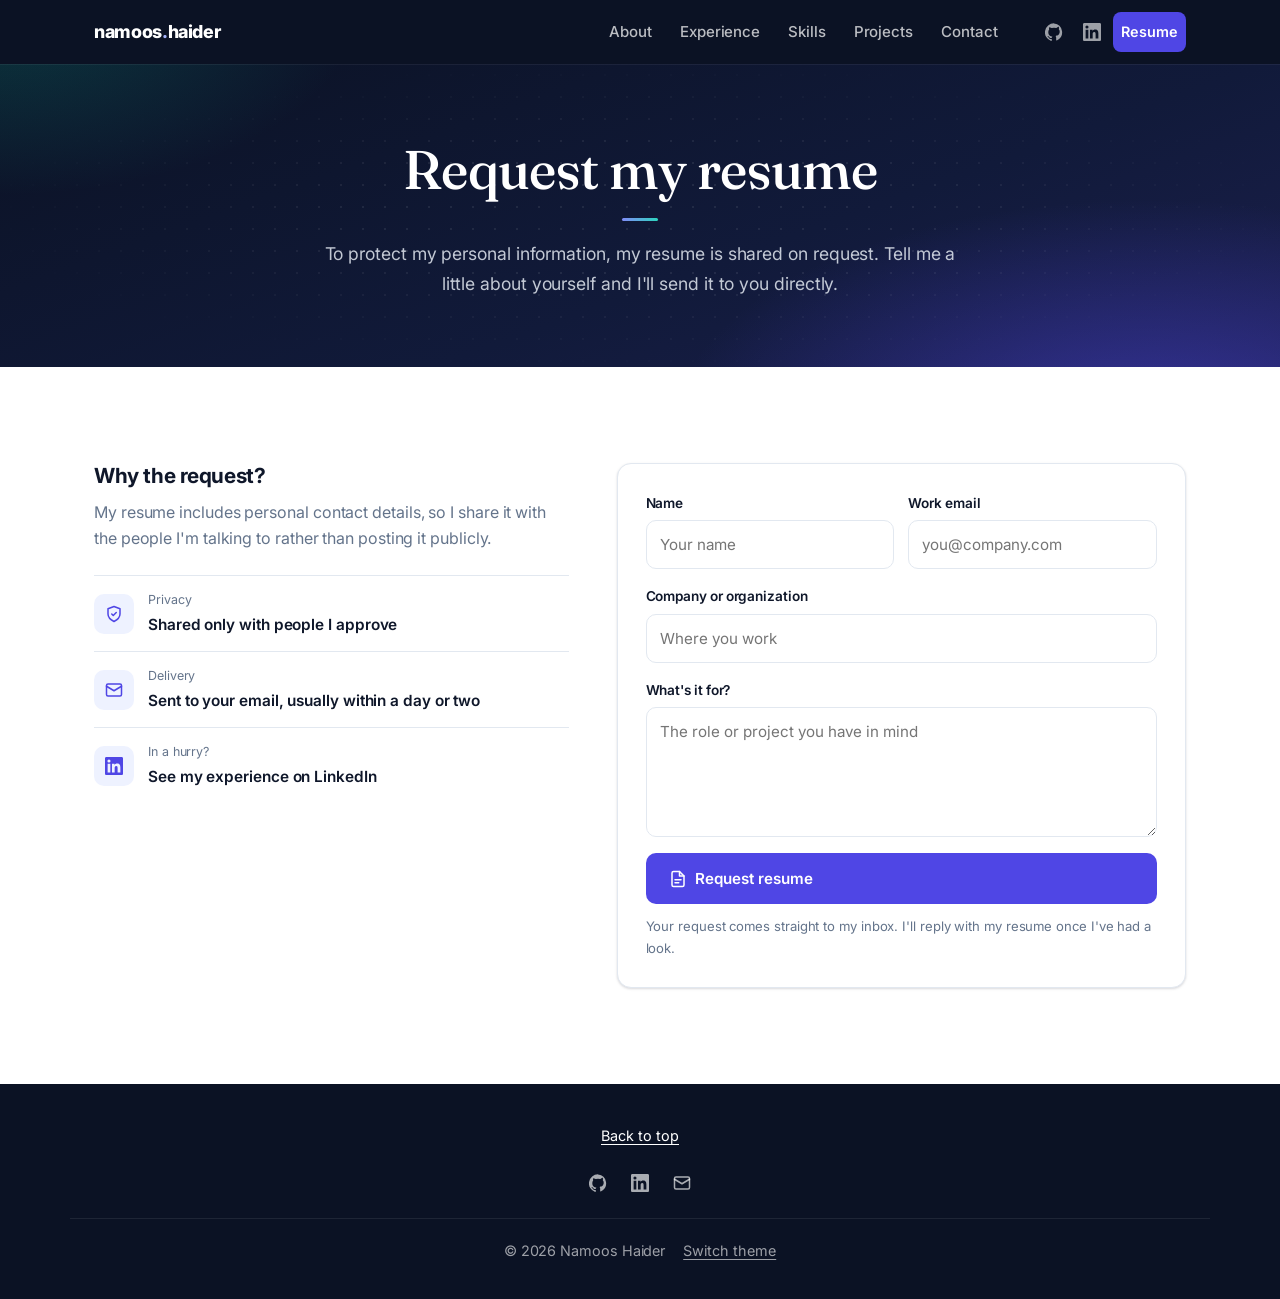
<file: resume.html>
<!DOCTYPE html>
<html lang="en">
<head>
<meta charset="UTF-8">
<meta name="viewport" content="width=device-width, initial-scale=1, viewport-fit=cover">
<title>Request Resume | Namoos Haider</title>
<meta name="description" content="Namoos Haider builds interpretable, accountable machine learning and LLM systems.">
<meta property="og:type" content="website">
<meta property="og:title" content="Namoos Haider | AI/ML Engineer, Responsible AI">
<meta property="og:description" content="I build AI that shows its reasoning: deep learning, LLM agents, and production data pipelines with interpretability built in.">
<meta property="og:url" content="https://namoos99.github.io/">
<meta property="og:image" content="https://namoos99.github.io/assets/og-cover.png">
<meta property="og:image:width" content="1200">
<meta property="og:image:height" content="627">
<meta name="twitter:card" content="summary_large_image">
<meta name="twitter:image" content="https://namoos99.github.io/assets/og-cover.png">
<link rel="preconnect" href="https://fonts.googleapis.com"><link rel="preconnect" href="https://fonts.gstatic.com" crossorigin><link href="https://fonts.googleapis.com/css2?family=Fraunces:opsz,wght@9..144,400;9..144,500;9..144,600&family=Inter:wght@400;500;600;700;800&display=swap" rel="stylesheet">
<link rel="stylesheet" href="styles.css">
</head>
<body>
<svg width="0" height="0" style="position:absolute" aria-hidden="true">
  <symbol id="i-gh" viewBox="0 0 24 24"><path fill="currentColor" d="M12 .5a12 12 0 0 0-3.8 23.4c.6.1.8-.3.8-.6v-2.1c-3.3.7-4-1.4-4-1.4-.6-1.4-1.4-1.8-1.4-1.8-1.1-.8.1-.7.1-.7 1.2.1 1.9 1.3 1.9 1.3 1.1 1.8 2.8 1.3 3.5 1 .1-.8.4-1.3.8-1.6-2.7-.3-5.5-1.3-5.5-6 0-1.3.5-2.4 1.2-3.2-.1-.3-.5-1.5.1-3.2 0 0 1-.3 3.3 1.2a11.5 11.5 0 0 1 6 0C17.3 4.7 18.3 5 18.3 5c.7 1.7.2 2.9.1 3.2.8.8 1.2 1.9 1.2 3.2 0 4.6-2.8 5.6-5.5 5.9.4.4.8 1.1.8 2.2v3.3c0 .3.2.7.8.6A12 12 0 0 0 12 .5z"/></symbol>
  <symbol id="i-in" viewBox="0 0 24 24"><path fill="currentColor" d="M20.4 20.5h-3.6v-5.6c0-1.3 0-3-1.8-3s-2.1 1.4-2.1 2.9v5.7H9.3V9h3.4v1.6h.1c.5-.9 1.6-1.8 3.4-1.8 3.6 0 4.3 2.4 4.3 5.5v6.2zM5.3 7.4a2.1 2.1 0 1 1 0-4.2 2.1 2.1 0 0 1 0 4.2zM7.1 20.5H3.5V9h3.6v11.5zM22.2 0H1.8C.8 0 0 .8 0 1.7v20.6c0 .9.8 1.7 1.8 1.7h20.4c1 0 1.8-.8 1.8-1.7V1.7C24 .8 23.2 0 22.2 0z"/></symbol>
  <symbol id="i-mail" viewBox="0 0 24 24"><g fill="none" stroke="currentColor" stroke-width="2" stroke-linecap="round" stroke-linejoin="round"><rect x="2" y="4" width="20" height="16" rx="2"/><path d="m22 7-10 6L2 7"/></g></symbol>
  <symbol id="i-doc" viewBox="0 0 24 24"><g fill="none" stroke="currentColor" stroke-width="2" stroke-linecap="round" stroke-linejoin="round"><path d="M14 2H6a2 2 0 0 0-2 2v16a2 2 0 0 0 2 2h12a2 2 0 0 0 2-2V8z"/><path d="M14 2v6h6M8 13h8M8 17h5"/></g></symbol>
  <symbol id="i-ext" viewBox="0 0 24 24"><g fill="none" stroke="currentColor" stroke-width="2" stroke-linecap="round" stroke-linejoin="round"><path d="M15 3h6v6M10 14 21 3M18 13v6a2 2 0 0 1-2 2H5a2 2 0 0 1-2-2V8a2 2 0 0 1 2-2h6"/></g></symbol>
  <symbol id="i-trend" viewBox="0 0 24 24"><g fill="none" stroke="currentColor" stroke-width="2" stroke-linecap="round" stroke-linejoin="round"><path d="m22 7-8.5 8.5-5-5L2 17"/><path d="M16 7h6v6"/></g></symbol>
  <symbol id="i-shield" viewBox="0 0 24 24"><g fill="none" stroke="currentColor" stroke-width="2" stroke-linecap="round" stroke-linejoin="round"><path d="M12 22s8-4 8-10V5l-8-3-8 3v7c0 6 8 10 8 10z"/><path d="m9 12 2 2 4-4"/></g></symbol>
  <symbol id="i-pin" viewBox="0 0 24 24"><g fill="none" stroke="currentColor" stroke-width="2" stroke-linecap="round" stroke-linejoin="round"><path d="M20 10c0 6-8 12-8 12s-8-6-8-12a8 8 0 0 1 16 0z"/><circle cx="12" cy="10" r="3"/></g></symbol>
  <symbol id="i-eye" viewBox="0 0 24 24"><g fill="none" stroke="currentColor" stroke-width="2" stroke-linecap="round" stroke-linejoin="round"><path d="M2 12s3.5-7 10-7 10 7 10 7-3.5 7-10 7S2 12 2 12z"/><circle cx="12" cy="12" r="3"/></g></symbol>
  <symbol id="i-spark" viewBox="0 0 24 24"><g fill="none" stroke="currentColor" stroke-width="2" stroke-linecap="round" stroke-linejoin="round"><path d="M12 3v4M12 17v4M3 12h4M17 12h4M5.6 5.6l2.8 2.8M15.6 15.6l2.8 2.8M5.6 18.4l2.8-2.8M15.6 8.4l2.8-2.8"/></g></symbol>
  <symbol id="i-db" viewBox="0 0 24 24"><g fill="none" stroke="currentColor" stroke-width="2" stroke-linecap="round" stroke-linejoin="round"><ellipse cx="12" cy="5" rx="9" ry="3"/><path d="M3 5v14c0 1.7 4 3 9 3s9-1.3 9-3V5"/><path d="M3 12c0 1.7 4 3 9 3s9-1.3 9-3"/></g></symbol>
  <symbol id="i-chart" viewBox="0 0 24 24"><g fill="none" stroke="currentColor" stroke-width="2" stroke-linecap="round" stroke-linejoin="round"><path d="M3 3v18h18"/><path d="m7 15 4-4 3 3 6-7"/></g></symbol>
  <symbol id="i-brief" viewBox="0 0 24 24"><g fill="none" stroke="currentColor" stroke-width="2" stroke-linecap="round" stroke-linejoin="round"><rect x="2" y="7" width="20" height="14" rx="2"/><path d="M16 7V5a2 2 0 0 0-2-2h-4a2 2 0 0 0-2 2v2"/></g></symbol>
  <symbol id="i-cap" viewBox="0 0 24 24"><g fill="none" stroke="currentColor" stroke-width="2" stroke-linecap="round" stroke-linejoin="round"><path d="M22 10 12 5 2 10l10 5 10-5z"/><path d="M6 12v5c3 2 9 2 12 0v-5"/></g></symbol>
  <symbol id="i-code" viewBox="0 0 24 24"><g fill="none" stroke="currentColor" stroke-width="2" stroke-linecap="round" stroke-linejoin="round"><path d="m16 18 6-6-6-6M8 6l-6 6 6 6"/></g></symbol>
  <symbol id="i-layers" viewBox="0 0 24 24"><g fill="none" stroke="currentColor" stroke-width="2" stroke-linecap="round" stroke-linejoin="round"><path d="m12 2 10 5-10 5L2 7z"/><path d="m2 17 10 5 10-5M2 12l10 5 10-5"/></g></symbol>
  <symbol id="i-target" viewBox="0 0 24 24"><g fill="none" stroke="currentColor" stroke-width="2" stroke-linecap="round" stroke-linejoin="round"><circle cx="12" cy="12" r="10"/><circle cx="12" cy="12" r="6"/><circle cx="12" cy="12" r="2"/></g></symbol>
  <symbol id="i-git" viewBox="0 0 24 24"><g fill="none" stroke="currentColor" stroke-width="2" stroke-linecap="round" stroke-linejoin="round"><circle cx="6" cy="6" r="3"/><circle cx="6" cy="18" r="3"/><circle cx="18" cy="9" r="3"/><path d="M6 9v6M18 12c0 3-3 3-6 3H6"/></g></symbol>
  <symbol id="i-palette" viewBox="0 0 24 24"><g fill="none" stroke="currentColor" stroke-width="2" stroke-linecap="round" stroke-linejoin="round"><path d="M12 22a10 10 0 1 1 10-10c0 2.8-2.2 4-4 4h-2a2 2 0 0 0-1.5 3.3A2 2 0 0 1 12 22z"/><circle cx="7.5" cy="10.5" r="1"/><circle cx="12" cy="7.5" r="1"/><circle cx="16.5" cy="10.5" r="1"/></g></symbol>
  <symbol id="i-present" viewBox="0 0 24 24"><g fill="none" stroke="currentColor" stroke-width="2" stroke-linecap="round" stroke-linejoin="round"><rect x="3" y="4" width="18" height="12" rx="2"/><path d="M8 20h8M12 16v4"/><path d="m8 11 3-3 2 2 3-3"/></g></symbol>
</svg>
<nav class="navbar"><div class="container">
<a class="brand" href="index.html">namoos<span>.</span>haider</a>
<button class="toggler" type="button" aria-label="Open menu" aria-expanded="false"><svg width="22" height="22" viewBox="0 0 24 24" fill="none" stroke="currentColor" stroke-width="2" stroke-linecap="round"><path d="M4 7h16M4 12h16M4 17h16"/></svg></button>
<div class="nav-links"><a href="about.html">About</a><a href="experience.html">Experience</a><a href="skills.html">Skills</a><a href="projects.html">Projects</a><a href="contact.html">Contact</a></div>
<div class="nav-icons"><a href="https://github.com/Namoos99" target="_blank" rel="noopener" aria-label="GitHub"><svg class="icon" style="width:18px;height:18px"><use href="#i-gh"/></svg></a><a href="https://linkedin.com/in/namoos-haider-75a949209" target="_blank" rel="noopener" aria-label="LinkedIn"><svg class="icon" style="width:18px;height:18px"><use href="#i-in"/></svg></a><a class="nav-cta" aria-current="page" href="resume.html" data-resume>Resume</a></div>
</div></nav>
<main>
<header class="page-hero center"><div class="container"><h1>Request my resume</h1><p class="sub">To protect my personal information, my resume is shared on request. Tell me a little about yourself and I'll send it to you directly.</p></div></header>
<section class="section"><div class="container"><div class="contact">
  <div class="contact-info"><h3>Why the request?</h3><p>My resume includes personal contact details, so I share it with the people I'm talking to rather than posting it publicly.</p>
    <div class="info-row"><span class="ic"><svg class="icon" style="width:18px;height:18px"><use href="#i-shield"/></svg></span><div><small>Privacy</small><strong>Shared only with people I approve</strong></div></div>
    <div class="info-row"><span class="ic"><svg class="icon" style="width:18px;height:18px"><use href="#i-mail"/></svg></span><div><small>Delivery</small><strong>Sent to your email, usually within a day or two</strong></div></div>
    <div class="info-row"><span class="ic"><svg class="icon" style="width:18px;height:18px"><use href="#i-in"/></svg></span><div><small>In a hurry?</small><a href="https://linkedin.com/in/namoos-haider-75a949209" target="_blank" rel="noopener">See my experience on LinkedIn</a></div></div>
  </div>
  <form class="card contact-form" action="https://formsubmit.co/namoos99@gmail.com" method="POST">
    <input type="hidden" name="_subject" value="Resume request from namoos.haider">
    <input type="hidden" name="_template" value="table">
    <input type="hidden" name="_next" value="https://namoos99.github.io/thanks.html">
    <input type="hidden" name="request_type" value="Resume request">
    <input type="text" name="_honey" style="display:none" tabindex="-1" autocomplete="off">
    <div class="row"><div><label for="r-name">Name</label><input type="text" id="r-name" name="name" required placeholder="Your name"></div><div><label for="r-email">Work email</label><input type="email" id="r-email" name="email" required placeholder="you@company.com"></div></div>
    <label for="r-org">Company or organization</label><input type="text" id="r-org" name="organization" required placeholder="Where you work">
    <label for="r-msg">What's it for?</label><textarea id="r-msg" name="message" required placeholder="The role or project you have in mind"></textarea>
    <button class="btn btn-primary" type="submit"><svg class="icon" style="width:18px;height:18px"><use href="#i-doc"/></svg>Request resume</button>
    <p class="form-note">Your request comes straight to my inbox. I'll reply with my resume once I've had a look.</p>
  </form>
</div></div></section></main>
<footer><button class="top" type="button">Back to top</button>
<div class="icons"><a href="https://github.com/Namoos99" target="_blank" rel="noopener" aria-label="GitHub"><svg class="icon" style="width:18px;height:18px"><use href="#i-gh"/></svg></a><a href="https://linkedin.com/in/namoos-haider-75a949209" target="_blank" rel="noopener" aria-label="LinkedIn"><svg class="icon" style="width:18px;height:18px"><use href="#i-in"/></svg></a><a href="mailto:namoos99@gmail.com" target="_top" aria-label="Email"><svg class="icon" style="width:18px;height:18px"><use href="#i-mail"/></svg></a></div>
<div class="container line"><span>&copy; <span class="yr">2026</span> Namoos Haider</span><button class="theme" type="button">Switch theme</button></div></footer>
<script src="script.js"></script>
</body>
</html>
</file>
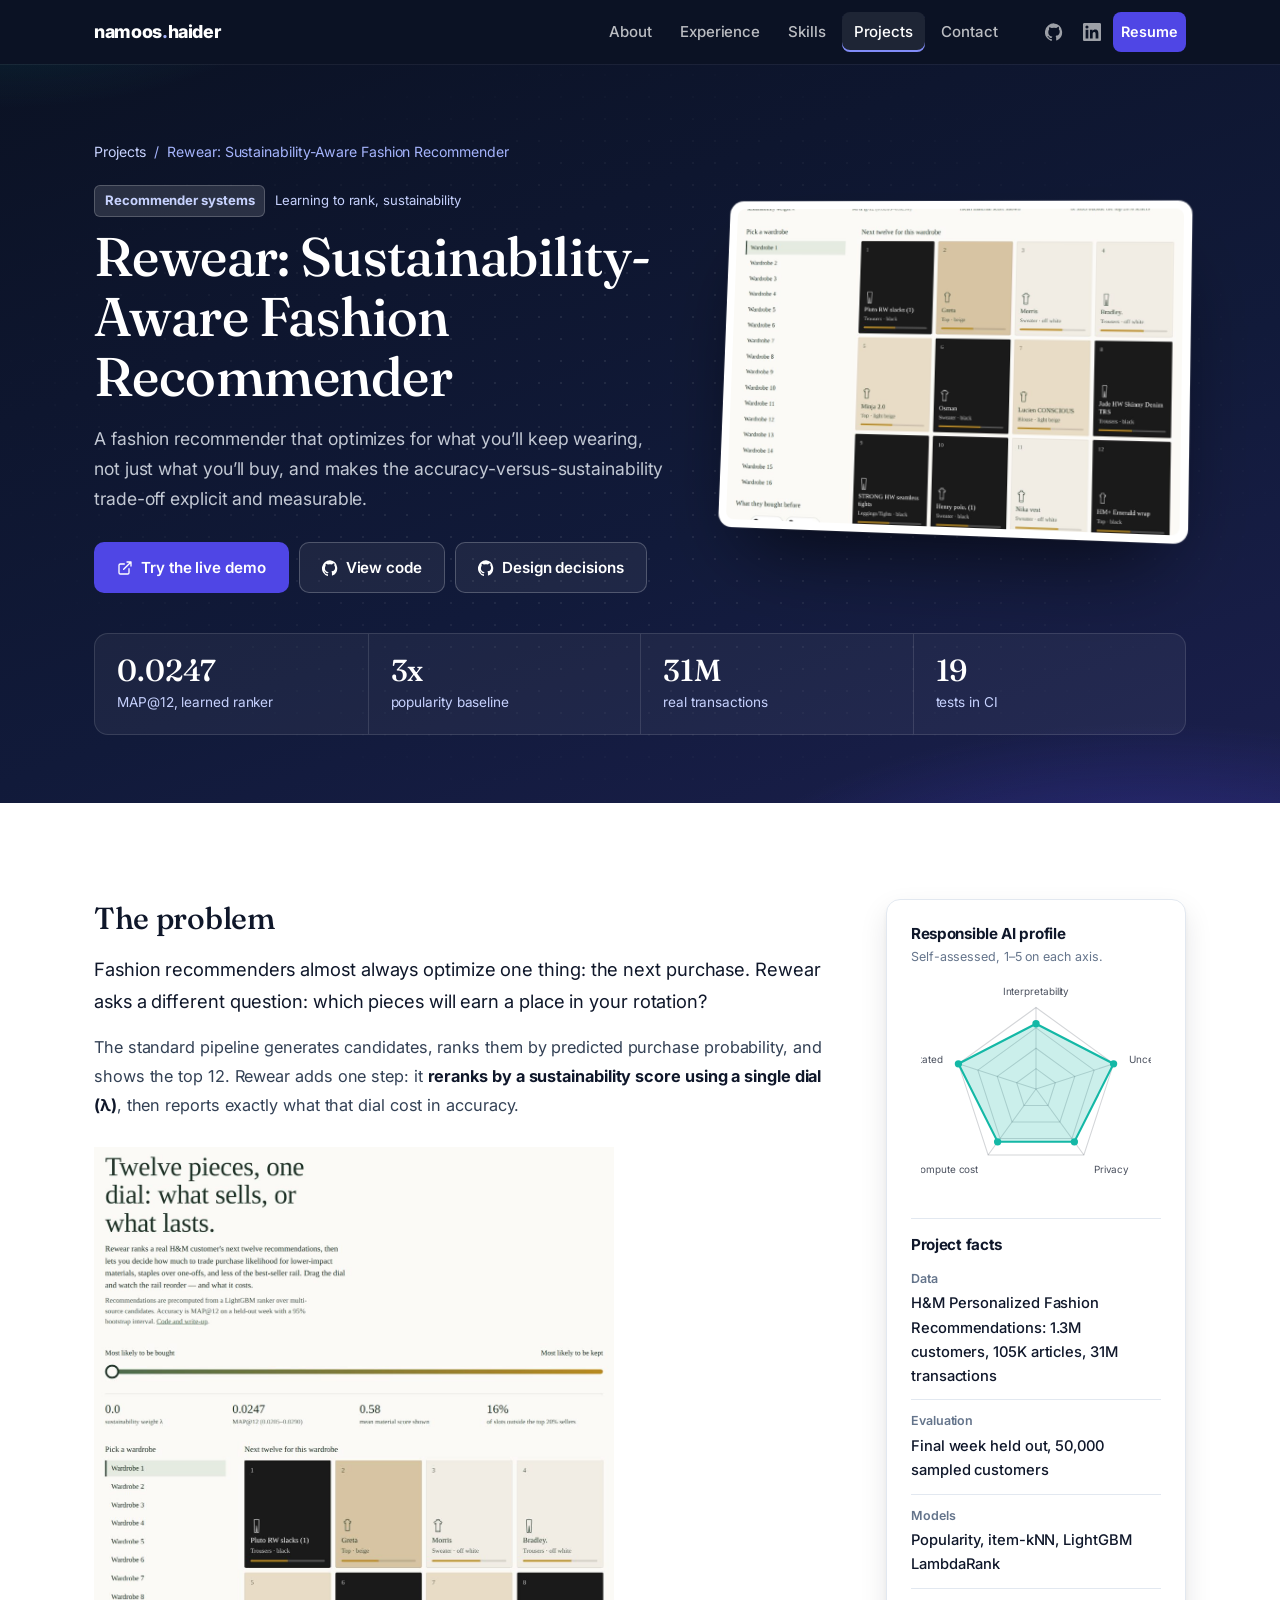
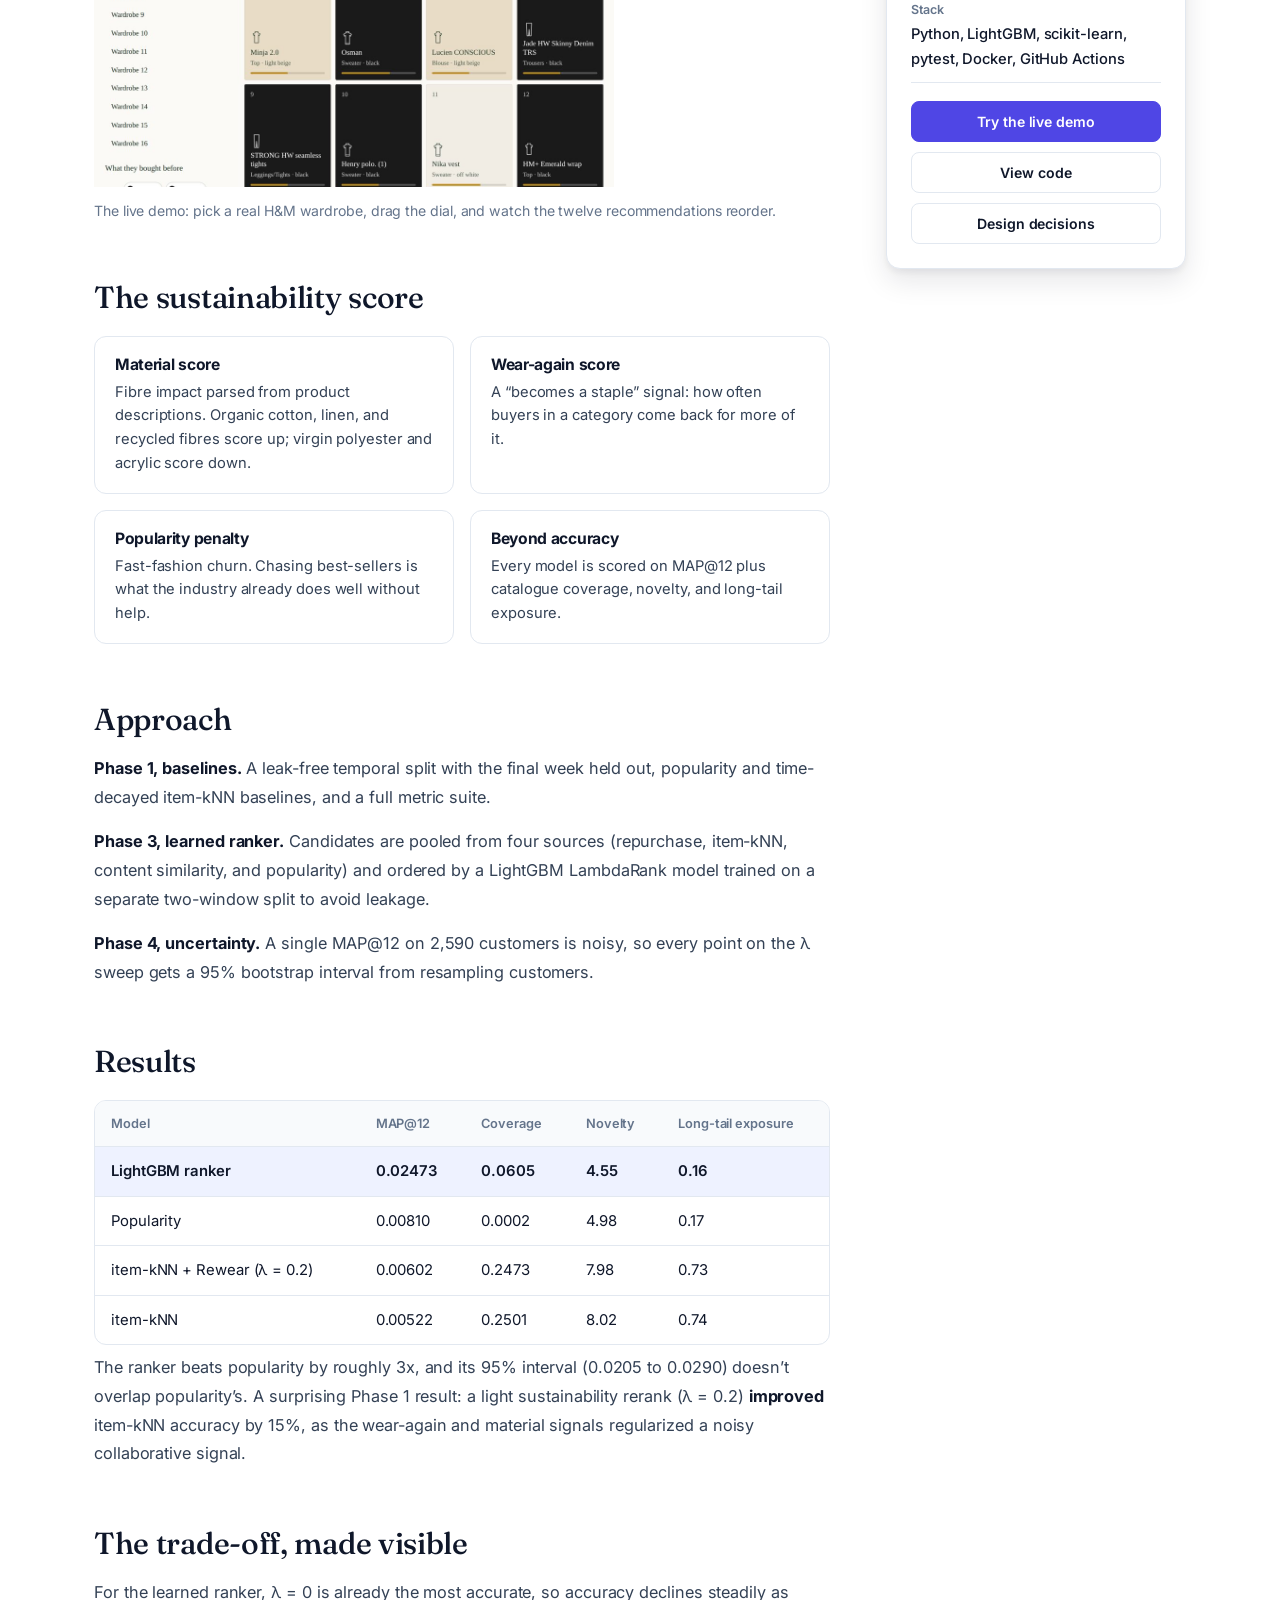
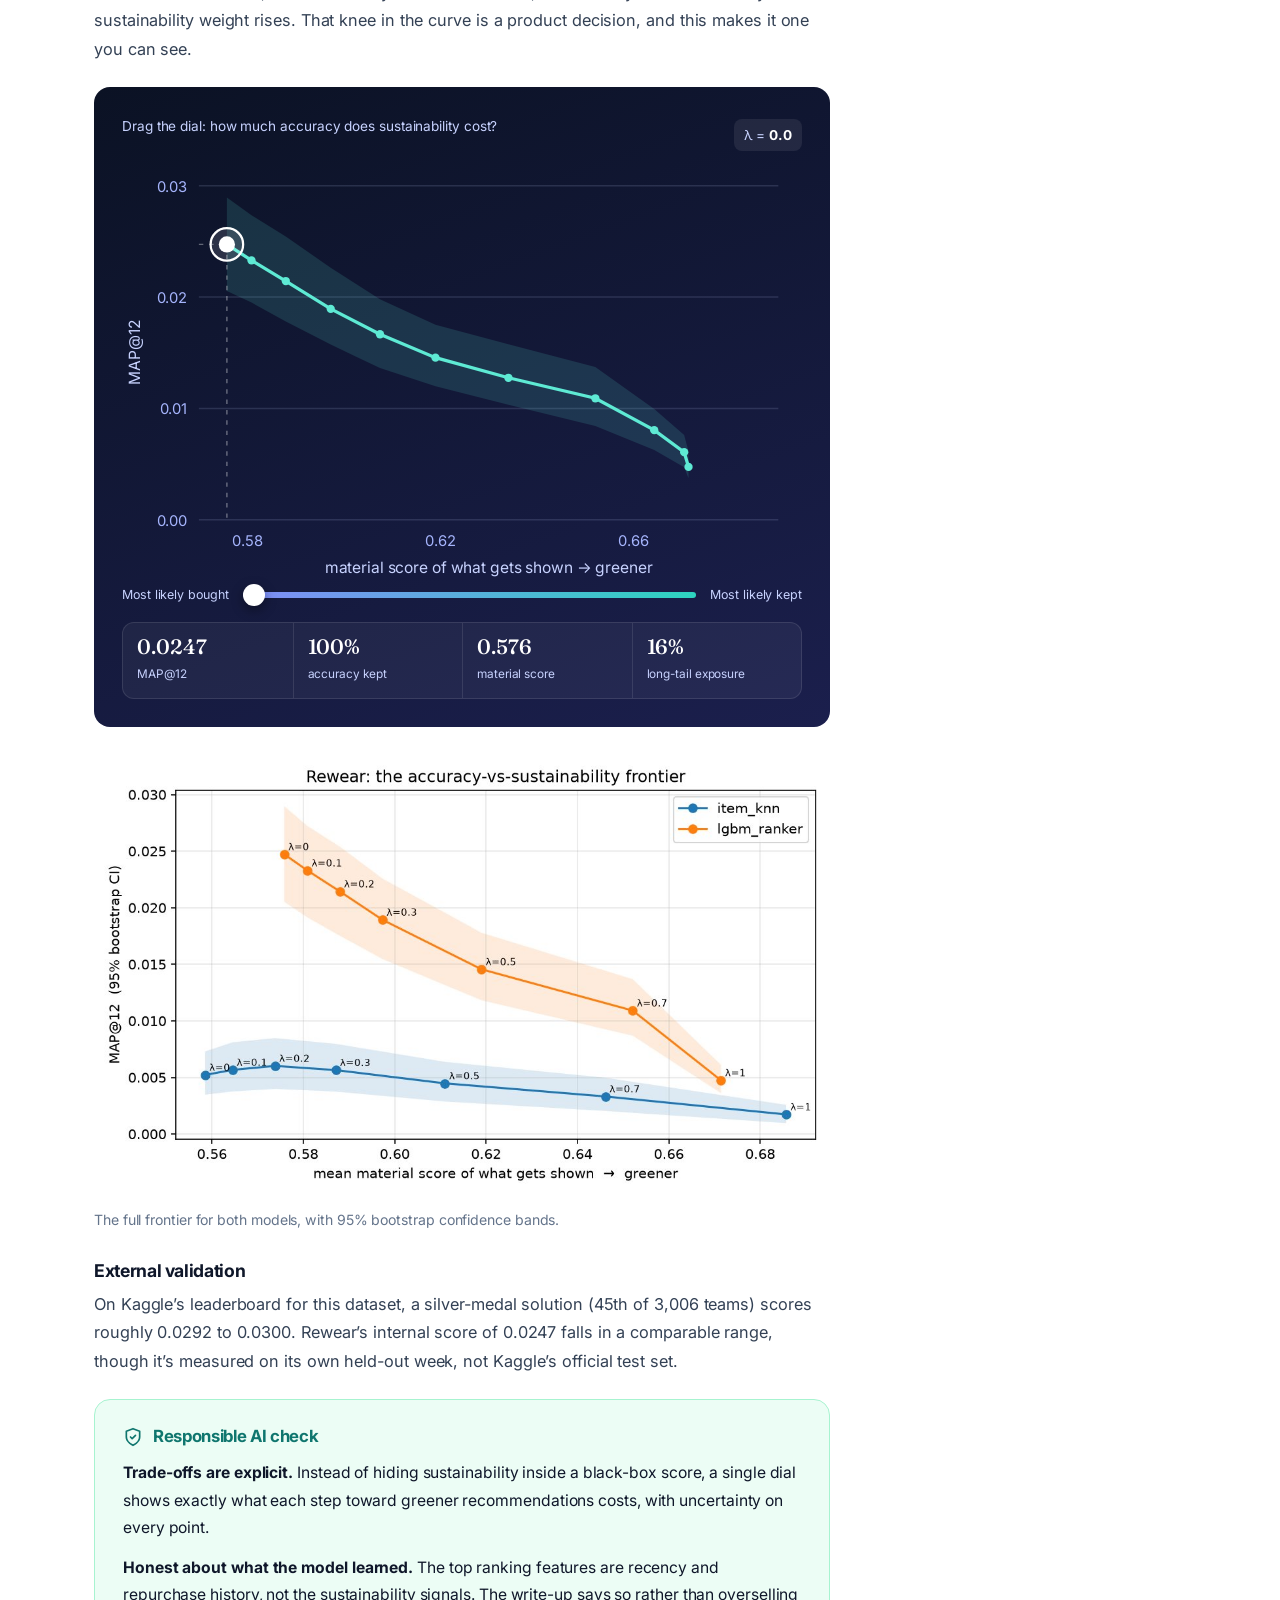
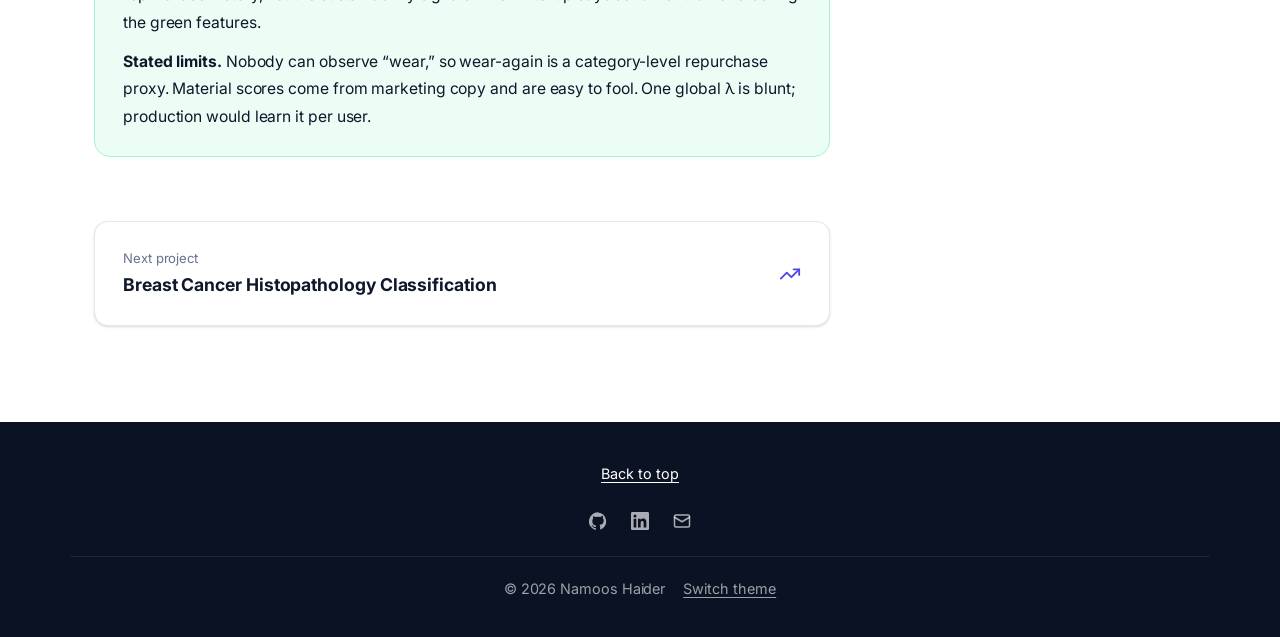
<file: rewear.html>
<!DOCTYPE html>
<html lang="en">
<head>
<meta charset="UTF-8">
<meta name="viewport" content="width=device-width, initial-scale=1, viewport-fit=cover">
<title>Rewear: Sustainability-Aware Fashion Recommender | Namoos Haider</title>
<meta name="description" content="Namoos Haider builds interpretable, accountable machine learning and LLM systems.">
<meta property="og:type" content="website">
<meta property="og:title" content="Namoos Haider | AI/ML Engineer, Responsible AI">
<meta property="og:description" content="I build AI that shows its reasoning: deep learning, LLM agents, and production data pipelines with interpretability built in.">
<meta property="og:url" content="https://namoos99.github.io/">
<meta property="og:image" content="https://namoos99.github.io/assets/og-cover.png">
<meta property="og:image:width" content="1200">
<meta property="og:image:height" content="627">
<meta name="twitter:card" content="summary_large_image">
<meta name="twitter:image" content="https://namoos99.github.io/assets/og-cover.png">
<link rel="preconnect" href="https://fonts.googleapis.com"><link rel="preconnect" href="https://fonts.gstatic.com" crossorigin><link href="https://fonts.googleapis.com/css2?family=Fraunces:opsz,wght@9..144,400;9..144,500;9..144,600&family=Inter:wght@400;500;600;700;800&display=swap" rel="stylesheet">
<link rel="stylesheet" href="styles.css">
</head>
<body>
<svg width="0" height="0" style="position:absolute" aria-hidden="true">
  <symbol id="i-gh" viewBox="0 0 24 24"><path fill="currentColor" d="M12 .5a12 12 0 0 0-3.8 23.4c.6.1.8-.3.8-.6v-2.1c-3.3.7-4-1.4-4-1.4-.6-1.4-1.4-1.8-1.4-1.8-1.1-.8.1-.7.1-.7 1.2.1 1.9 1.3 1.9 1.3 1.1 1.8 2.8 1.3 3.5 1 .1-.8.4-1.3.8-1.6-2.7-.3-5.5-1.3-5.5-6 0-1.3.5-2.4 1.2-3.2-.1-.3-.5-1.5.1-3.2 0 0 1-.3 3.3 1.2a11.5 11.5 0 0 1 6 0C17.3 4.7 18.3 5 18.3 5c.7 1.7.2 2.9.1 3.2.8.8 1.2 1.9 1.2 3.2 0 4.6-2.8 5.6-5.5 5.9.4.4.8 1.1.8 2.2v3.3c0 .3.2.7.8.6A12 12 0 0 0 12 .5z"/></symbol>
  <symbol id="i-in" viewBox="0 0 24 24"><path fill="currentColor" d="M20.4 20.5h-3.6v-5.6c0-1.3 0-3-1.8-3s-2.1 1.4-2.1 2.9v5.7H9.3V9h3.4v1.6h.1c.5-.9 1.6-1.8 3.4-1.8 3.6 0 4.3 2.4 4.3 5.5v6.2zM5.3 7.4a2.1 2.1 0 1 1 0-4.2 2.1 2.1 0 0 1 0 4.2zM7.1 20.5H3.5V9h3.6v11.5zM22.2 0H1.8C.8 0 0 .8 0 1.7v20.6c0 .9.8 1.7 1.8 1.7h20.4c1 0 1.8-.8 1.8-1.7V1.7C24 .8 23.2 0 22.2 0z"/></symbol>
  <symbol id="i-mail" viewBox="0 0 24 24"><g fill="none" stroke="currentColor" stroke-width="2" stroke-linecap="round" stroke-linejoin="round"><rect x="2" y="4" width="20" height="16" rx="2"/><path d="m22 7-10 6L2 7"/></g></symbol>
  <symbol id="i-doc" viewBox="0 0 24 24"><g fill="none" stroke="currentColor" stroke-width="2" stroke-linecap="round" stroke-linejoin="round"><path d="M14 2H6a2 2 0 0 0-2 2v16a2 2 0 0 0 2 2h12a2 2 0 0 0 2-2V8z"/><path d="M14 2v6h6M8 13h8M8 17h5"/></g></symbol>
  <symbol id="i-ext" viewBox="0 0 24 24"><g fill="none" stroke="currentColor" stroke-width="2" stroke-linecap="round" stroke-linejoin="round"><path d="M15 3h6v6M10 14 21 3M18 13v6a2 2 0 0 1-2 2H5a2 2 0 0 1-2-2V8a2 2 0 0 1 2-2h6"/></g></symbol>
  <symbol id="i-trend" viewBox="0 0 24 24"><g fill="none" stroke="currentColor" stroke-width="2" stroke-linecap="round" stroke-linejoin="round"><path d="m22 7-8.5 8.5-5-5L2 17"/><path d="M16 7h6v6"/></g></symbol>
  <symbol id="i-shield" viewBox="0 0 24 24"><g fill="none" stroke="currentColor" stroke-width="2" stroke-linecap="round" stroke-linejoin="round"><path d="M12 22s8-4 8-10V5l-8-3-8 3v7c0 6 8 10 8 10z"/><path d="m9 12 2 2 4-4"/></g></symbol>
  <symbol id="i-pin" viewBox="0 0 24 24"><g fill="none" stroke="currentColor" stroke-width="2" stroke-linecap="round" stroke-linejoin="round"><path d="M20 10c0 6-8 12-8 12s-8-6-8-12a8 8 0 0 1 16 0z"/><circle cx="12" cy="10" r="3"/></g></symbol>
  <symbol id="i-eye" viewBox="0 0 24 24"><g fill="none" stroke="currentColor" stroke-width="2" stroke-linecap="round" stroke-linejoin="round"><path d="M2 12s3.5-7 10-7 10 7 10 7-3.5 7-10 7S2 12 2 12z"/><circle cx="12" cy="12" r="3"/></g></symbol>
  <symbol id="i-spark" viewBox="0 0 24 24"><g fill="none" stroke="currentColor" stroke-width="2" stroke-linecap="round" stroke-linejoin="round"><path d="M12 3v4M12 17v4M3 12h4M17 12h4M5.6 5.6l2.8 2.8M15.6 15.6l2.8 2.8M5.6 18.4l2.8-2.8M15.6 8.4l2.8-2.8"/></g></symbol>
  <symbol id="i-db" viewBox="0 0 24 24"><g fill="none" stroke="currentColor" stroke-width="2" stroke-linecap="round" stroke-linejoin="round"><ellipse cx="12" cy="5" rx="9" ry="3"/><path d="M3 5v14c0 1.7 4 3 9 3s9-1.3 9-3V5"/><path d="M3 12c0 1.7 4 3 9 3s9-1.3 9-3"/></g></symbol>
  <symbol id="i-chart" viewBox="0 0 24 24"><g fill="none" stroke="currentColor" stroke-width="2" stroke-linecap="round" stroke-linejoin="round"><path d="M3 3v18h18"/><path d="m7 15 4-4 3 3 6-7"/></g></symbol>
  <symbol id="i-brief" viewBox="0 0 24 24"><g fill="none" stroke="currentColor" stroke-width="2" stroke-linecap="round" stroke-linejoin="round"><rect x="2" y="7" width="20" height="14" rx="2"/><path d="M16 7V5a2 2 0 0 0-2-2h-4a2 2 0 0 0-2 2v2"/></g></symbol>
  <symbol id="i-cap" viewBox="0 0 24 24"><g fill="none" stroke="currentColor" stroke-width="2" stroke-linecap="round" stroke-linejoin="round"><path d="M22 10 12 5 2 10l10 5 10-5z"/><path d="M6 12v5c3 2 9 2 12 0v-5"/></g></symbol>
  <symbol id="i-code" viewBox="0 0 24 24"><g fill="none" stroke="currentColor" stroke-width="2" stroke-linecap="round" stroke-linejoin="round"><path d="m16 18 6-6-6-6M8 6l-6 6 6 6"/></g></symbol>
  <symbol id="i-layers" viewBox="0 0 24 24"><g fill="none" stroke="currentColor" stroke-width="2" stroke-linecap="round" stroke-linejoin="round"><path d="m12 2 10 5-10 5L2 7z"/><path d="m2 17 10 5 10-5M2 12l10 5 10-5"/></g></symbol>
  <symbol id="i-target" viewBox="0 0 24 24"><g fill="none" stroke="currentColor" stroke-width="2" stroke-linecap="round" stroke-linejoin="round"><circle cx="12" cy="12" r="10"/><circle cx="12" cy="12" r="6"/><circle cx="12" cy="12" r="2"/></g></symbol>
  <symbol id="i-git" viewBox="0 0 24 24"><g fill="none" stroke="currentColor" stroke-width="2" stroke-linecap="round" stroke-linejoin="round"><circle cx="6" cy="6" r="3"/><circle cx="6" cy="18" r="3"/><circle cx="18" cy="9" r="3"/><path d="M6 9v6M18 12c0 3-3 3-6 3H6"/></g></symbol>
  <symbol id="i-palette" viewBox="0 0 24 24"><g fill="none" stroke="currentColor" stroke-width="2" stroke-linecap="round" stroke-linejoin="round"><path d="M12 22a10 10 0 1 1 10-10c0 2.8-2.2 4-4 4h-2a2 2 0 0 0-1.5 3.3A2 2 0 0 1 12 22z"/><circle cx="7.5" cy="10.5" r="1"/><circle cx="12" cy="7.5" r="1"/><circle cx="16.5" cy="10.5" r="1"/></g></symbol>
  <symbol id="i-present" viewBox="0 0 24 24"><g fill="none" stroke="currentColor" stroke-width="2" stroke-linecap="round" stroke-linejoin="round"><rect x="3" y="4" width="18" height="12" rx="2"/><path d="M8 20h8M12 16v4"/><path d="m8 11 3-3 2 2 3-3"/></g></symbol>
</svg>
<nav class="navbar"><div class="container">
<a class="brand" href="index.html">namoos<span>.</span>haider</a>
<button class="toggler" type="button" aria-label="Open menu" aria-expanded="false"><svg width="22" height="22" viewBox="0 0 24 24" fill="none" stroke="currentColor" stroke-width="2" stroke-linecap="round"><path d="M4 7h16M4 12h16M4 17h16"/></svg></button>
<div class="nav-links"><a href="about.html">About</a><a href="experience.html">Experience</a><a href="skills.html">Skills</a><a href="projects.html" aria-current=page>Projects</a><a href="contact.html">Contact</a></div>
<div class="nav-icons"><a href="https://github.com/Namoos99" target="_blank" rel="noopener" aria-label="GitHub"><svg class="icon" style="width:18px;height:18px"><use href="#i-gh"/></svg></a><a href="https://linkedin.com/in/namoos-haider-75a949209" target="_blank" rel="noopener" aria-label="LinkedIn"><svg class="icon" style="width:18px;height:18px"><use href="#i-in"/></svg></a><a class="nav-cta" href="resume.html" data-resume>Resume</a></div>
</div></nav>
<main>
<header class="page-hero case-hero has-visual"><div class="container"><div class="case-grid"><div>
  <nav class="crumbs" aria-label="Breadcrumb"><a href="projects.html">Projects</a><span>/</span><span>Rewear: Sustainability-Aware Fashion Recommender</span></nav>
  <div class="meta"><span class="badge">Recommender systems</span><span>Learning to rank, sustainability</span></div>
  <h1>Rewear: Sustainability-Aware Fashion Recommender</h1><p class="sub">A fashion recommender that optimizes for what you’ll keep wearing, not just what you’ll buy, and makes the accuracy-versus-sustainability trade-off explicit and measurable.</p>
  <div class="hero-links"><a class="btn btn-primary" href="https://namoos99.github.io/Rewear/demo/" target="_blank" rel="noopener"><svg class="icon" style="width:16px;height:16px"><use href="#i-ext"/></svg>Try the live demo</a><a class="btn btn-ghost" href="https://github.com/Namoos99/Rewear" target="_blank" rel="noopener"><svg class="icon" style="width:16px;height:16px"><use href="#i-gh"/></svg>View code</a><a class="btn btn-ghost" href="https://github.com/Namoos99/Rewear/blob/main/docs/DECISIONS.md" target="_blank" rel="noopener"><svg class="icon" style="width:16px;height:16px"><use href="#i-gh"/></svg>Design decisions</a></div></div>
  <div class="hero-visual"><div class="frame"><img src="assets/rw_grid.jpg" alt="Rewear recommendations grid"></div></div></div>
  <div class="kpi-row"><div><b>0.0247</b><span>MAP@12, learned ranker</span></div><div><b>3x</b><span>popularity baseline</span></div><div><b>31M</b><span>real transactions</span></div><div><b>19</b><span>tests in CI</span></div></div>
</div></header>
<section class="section"><div class="container"><div class="case-layout">
  <article class="prose"><h2>The problem</h2>
<p class="lead">Fashion recommenders almost always optimize one thing: the next purchase. Rewear asks a different question: which pieces will earn a place in your rotation?</p>
<p>The standard pipeline generates candidates, ranks them by predicted purchase probability, and shows the top 12. Rewear adds one step: it <strong>reranks by a sustainability score using a single dial (&lambda;)</strong>, then reports exactly what that dial cost in accuracy.</p>
<figure class="fig "><div class="frame"><img src="assets/rw_demo.jpg" alt="Rewear demo with a sustainability dial and twelve recommended pieces"></div><figcaption>The live demo: pick a real H&amp;M wardrobe, drag the dial, and watch the twelve recommendations reorder.</figcaption></figure>
<h2>The sustainability score</h2>
<div class="decisions">
  <div class="decision"><h4>Material score</h4><p>Fibre impact parsed from product descriptions. Organic cotton, linen, and recycled fibres score up; virgin polyester and acrylic score down.</p></div>
  <div class="decision"><h4>Wear-again score</h4><p>A “becomes a staple” signal: how often buyers in a category come back for more of it.</p></div>
  <div class="decision"><h4>Popularity penalty</h4><p>Fast-fashion churn. Chasing best-sellers is what the industry already does well without help.</p></div>
  <div class="decision"><h4>Beyond accuracy</h4><p>Every model is scored on MAP@12 plus catalogue coverage, novelty, and long-tail exposure.</p></div>
</div>
<h2>Approach</h2>
<p><strong>Phase 1, baselines.</strong> A leak-free temporal split with the final week held out, popularity and time-decayed item-kNN baselines, and a full metric suite.</p>
<p><strong>Phase 3, learned ranker.</strong> Candidates are pooled from four sources (repurchase, item-kNN, content similarity, and popularity) and ordered by a LightGBM LambdaRank model trained on a separate two-window split to avoid leakage.</p>
<p><strong>Phase 4, uncertainty.</strong> A single MAP@12 on 2,590 customers is noisy, so every point on the &lambda; sweep gets a 95% bootstrap interval from resampling customers.</p>
<h2>Results</h2>
<div class="table-wrap"><table><thead><tr><th>Model</th><th>MAP@12</th><th>Coverage</th><th>Novelty</th><th>Long-tail exposure</th></tr></thead><tbody><tr class=best><td>LightGBM ranker</td><td>0.02473</td><td>0.0605</td><td>4.55</td><td>0.16</td></tr><tr><td>Popularity</td><td>0.00810</td><td>0.0002</td><td>4.98</td><td>0.17</td></tr><tr><td>item-kNN + Rewear (&lambda; = 0.2)</td><td>0.00602</td><td>0.2473</td><td>7.98</td><td>0.73</td></tr><tr><td>item-kNN</td><td>0.00522</td><td>0.2501</td><td>8.02</td><td>0.74</td></tr></tbody></table></div>
<p>The ranker beats popularity by roughly 3x, and its 95% interval (0.0205 to 0.0290) doesn’t overlap popularity’s. A surprising Phase 1 result: a light sustainability rerank (&lambda; = 0.2) <strong>improved</strong> item-kNN accuracy by 15%, as the wear-again and material signals regularized a noisy collaborative signal.</p>
<h2>The trade-off, made visible</h2>
<p>For the learned ranker, &lambda; = 0 is already the most accurate, so accuracy declines steadily as sustainability weight rises. That knee in the curve is a product decision, and this makes it one you can see.</p>
<div class="frontier" data-metrics='{"0.0": {"map12": 0.02473, "ci_low": 0.02055, "ci_high": 0.02895, "material": 0.5758, "long_tail": 0.1582, "coverage": 0.0605}, "0.1": {"map12": 0.02329, "ci_low": 0.0195, "ci_high": 0.02735, "material": 0.5809, "long_tail": 0.1658, "coverage": 0.0599}, "0.2": {"map12": 0.02144, "ci_low": 0.0178, "ci_high": 0.02543, "material": 0.588, "long_tail": 0.1668, "coverage": 0.0585}, "0.3": {"map12": 0.01894, "ci_low": 0.01573, "ci_high": 0.02264, "material": 0.5973, "long_tail": 0.1703, "coverage": 0.0561}, "0.4": {"map12": 0.01666, "ci_low": 0.01362, "ci_high": 0.01981, "material": 0.6075, "long_tail": 0.1839, "coverage": 0.053}, "0.5": {"map12": 0.01456, "ci_low": 0.01199, "ci_high": 0.01752, "material": 0.619, "long_tail": 0.2002, "coverage": 0.0503}, "0.6": {"map12": 0.01275, "ci_low": 0.01032, "ci_high": 0.01576, "material": 0.6341, "long_tail": 0.2317, "coverage": 0.0472}, "0.7": {"map12": 0.01091, "ci_low": 0.00841, "ci_high": 0.01372, "material": 0.6521, "long_tail": 0.2635, "coverage": 0.0442}, "0.8": {"map12": 0.00805, "ci_low": 0.00626, "ci_high": 0.00994, "material": 0.6643, "long_tail": 0.3017, "coverage": 0.0416}, "0.9": {"map12": 0.00607, "ci_low": 0.00472, "ci_high": 0.00762, "material": 0.6705, "long_tail": 0.335, "coverage": 0.0424}, "1.0": {"map12": 0.00475, "ci_low": 0.00372, "ci_high": 0.00613, "material": 0.6714, "long_tail": 0.3995, "coverage": 0.0481}}'>
  <div class="viewer-head"><p>Drag the dial: how much accuracy does sustainability cost?</p><span class="lam">&lambda; = <b>0.0</b></span></div>
  <svg class="fplot" viewBox="0 0 460 280" role="img" aria-label="Accuracy versus sustainability frontier"></svg>
  <div class="dial"><span>Most likely bought</span><input type="range" min="0" max="10" value="0" step="1" aria-label="Sustainability weight lambda"><span>Most likely kept</span></div>
  <div class="freads"><div><b class="r-map">0.0247</b><span>MAP@12</span></div><div><b class="r-keep">100%</b><span>accuracy kept</span></div><div><b class="r-mat">0.576</b><span>material score</span></div><div><b class="r-tail">16%</b><span>long-tail exposure</span></div></div>
</div>
<figure class="fig "><div class="frame"><img src="assets/rw_frontier.jpg" alt="Accuracy versus sustainability frontier with bootstrap confidence bands"></div><figcaption>The full frontier for both models, with 95% bootstrap confidence bands.</figcaption></figure>
<h3>External validation</h3>
<p>On Kaggle’s leaderboard for this dataset, a silver-medal solution (45th of 3,006 teams) scores roughly 0.0292 to 0.0300. Rewear’s internal score of 0.0247 falls in a comparable range, though it’s measured on its own held-out week, not Kaggle’s official test set.</p>
<div class="check-panel"><h3><svg class="icon" style="width:20px;height:20px"><use href="#i-shield"/></svg>Responsible AI check</h3><p><strong>Trade-offs are explicit.</strong> Instead of hiding sustainability inside a black-box score, a single dial shows exactly what each step toward greener recommendations costs, with uncertainty on every point.</p><p><strong>Honest about what the model learned.</strong> The top ranking features are recency and repurchase history, not the sustainability signals. The write-up says so rather than overselling the green features.</p><p><strong>Stated limits.</strong> Nobody can observe “wear,” so wear-again is a category-level repurchase proxy. Material scores come from marketing copy and are easy to fool. One global &lambda; is blunt; production would learn it per user.</p></div>
    <a class="next" href="breast-cancer.html"><div><small>Next project</small><strong>Breast Cancer Histopathology Classification</strong></div><svg class="icon" style="width:22px;height:22px"><use href="#i-trend"/></svg></a>
  </article>
  <aside class="facts-card"><h3>Responsible AI profile</h3><p class="radar-note">Self-assessed, 1–5 on each axis.</p><svg class="radar" viewBox="0 0 220 220" role="img" aria-label="Responsible AI profile"><polygon points="110.0,90.5 128.5,104.0 121.5,125.8 98.5,125.8 91.5,104.0" fill="none" stroke="currentColor" stroke-opacity=".18"/><polygon points="110.0,71.0 147.1,97.9 132.9,141.6 87.1,141.6 72.9,97.9" fill="none" stroke="currentColor" stroke-opacity=".18"/><polygon points="110.0,51.5 165.6,91.9 144.4,157.3 75.6,157.3 54.4,91.9" fill="none" stroke="currentColor" stroke-opacity=".18"/><polygon points="110.0,32.0 184.2,85.9 155.8,173.1 64.2,173.1 35.8,85.9" fill="none" stroke="currentColor" stroke-opacity=".18"/><line x1="110" y1="110" x2="110.0" y2="32.0" stroke="currentColor" stroke-opacity=".18"/><line x1="110" y1="110" x2="184.2" y2="85.9" stroke="currentColor" stroke-opacity=".18"/><line x1="110" y1="110" x2="155.8" y2="173.1" stroke="currentColor" stroke-opacity=".18"/><line x1="110" y1="110" x2="64.2" y2="173.1" stroke="currentColor" stroke-opacity=".18"/><line x1="110" y1="110" x2="35.8" y2="85.9" stroke="currentColor" stroke-opacity=".18"/><polygon points="110.0,47.6 184.2,85.9 146.7,160.5 73.3,160.5 35.8,85.9" fill="#14B8A6" fill-opacity=".22" stroke="#14B8A6" stroke-width="2"/><circle cx="110.0" cy="47.6" r="3.5" fill="#14B8A6"/><circle cx="184.2" cy="85.9" r="3.5" fill="#14B8A6"/><circle cx="146.7" cy="160.5" r="3.5" fill="#14B8A6"/><circle cx="73.3" cy="160.5" r="3.5" fill="#14B8A6"/><circle cx="35.8" cy="85.9" r="3.5" fill="#14B8A6"/><text x="110.0" y="20.0" text-anchor="middle" font-size="9.5" font-family="Inter,system-ui" fill="currentColor" fill-opacity=".75">Interpretability</text><text x="199.4" y="85.0" text-anchor="start" font-size="9.5" font-family="Inter,system-ui" fill="currentColor" fill-opacity=".75">Uncertainty shown</text><text x="165.3" y="190.0" text-anchor="start" font-size="9.5" font-family="Inter,system-ui" fill="currentColor" fill-opacity=".75">Privacy</text><text x="54.7" y="190.0" text-anchor="end" font-size="9.5" font-family="Inter,system-ui" fill="currentColor" fill-opacity=".75">Compute cost</text><text x="20.6" y="85.0" text-anchor="end" font-size="9.5" font-family="Inter,system-ui" fill="currentColor" fill-opacity=".75">Limits stated</text></svg><h3>Project facts</h3><dl><div><dt>Data</dt><dd>H&M Personalized Fashion Recommendations: 1.3M customers, 105K articles, 31M transactions</dd></div><div><dt>Evaluation</dt><dd>Final week held out, 50,000 sampled customers</dd></div><div><dt>Models</dt><dd>Popularity, item-kNN, LightGBM LambdaRank</dd></div><div><dt>Stack</dt><dd>Python, LightGBM, scikit-learn, pytest, Docker, GitHub Actions</dd></div></dl><div class="card-links"><a class="primary" href="https://namoos99.github.io/Rewear/demo/" target="_blank" rel="noopener">Try the live demo</a><a class="" href="https://github.com/Namoos99/Rewear" target="_blank" rel="noopener">View code</a><a class="" href="https://github.com/Namoos99/Rewear/blob/main/docs/DECISIONS.md" target="_blank" rel="noopener">Design decisions</a></div></aside>
</div></div></section></main>
<footer><button class="top" type="button">Back to top</button>
<div class="icons"><a href="https://github.com/Namoos99" target="_blank" rel="noopener" aria-label="GitHub"><svg class="icon" style="width:18px;height:18px"><use href="#i-gh"/></svg></a><a href="https://linkedin.com/in/namoos-haider-75a949209" target="_blank" rel="noopener" aria-label="LinkedIn"><svg class="icon" style="width:18px;height:18px"><use href="#i-in"/></svg></a><a href="mailto:namoos99@gmail.com" target="_top" aria-label="Email"><svg class="icon" style="width:18px;height:18px"><use href="#i-mail"/></svg></a></div>
<div class="container line"><span>&copy; <span class="yr">2026</span> Namoos Haider</span><button class="theme" type="button">Switch theme</button></div></footer>
<script src="script.js"></script>
</body>
</html>
</file>
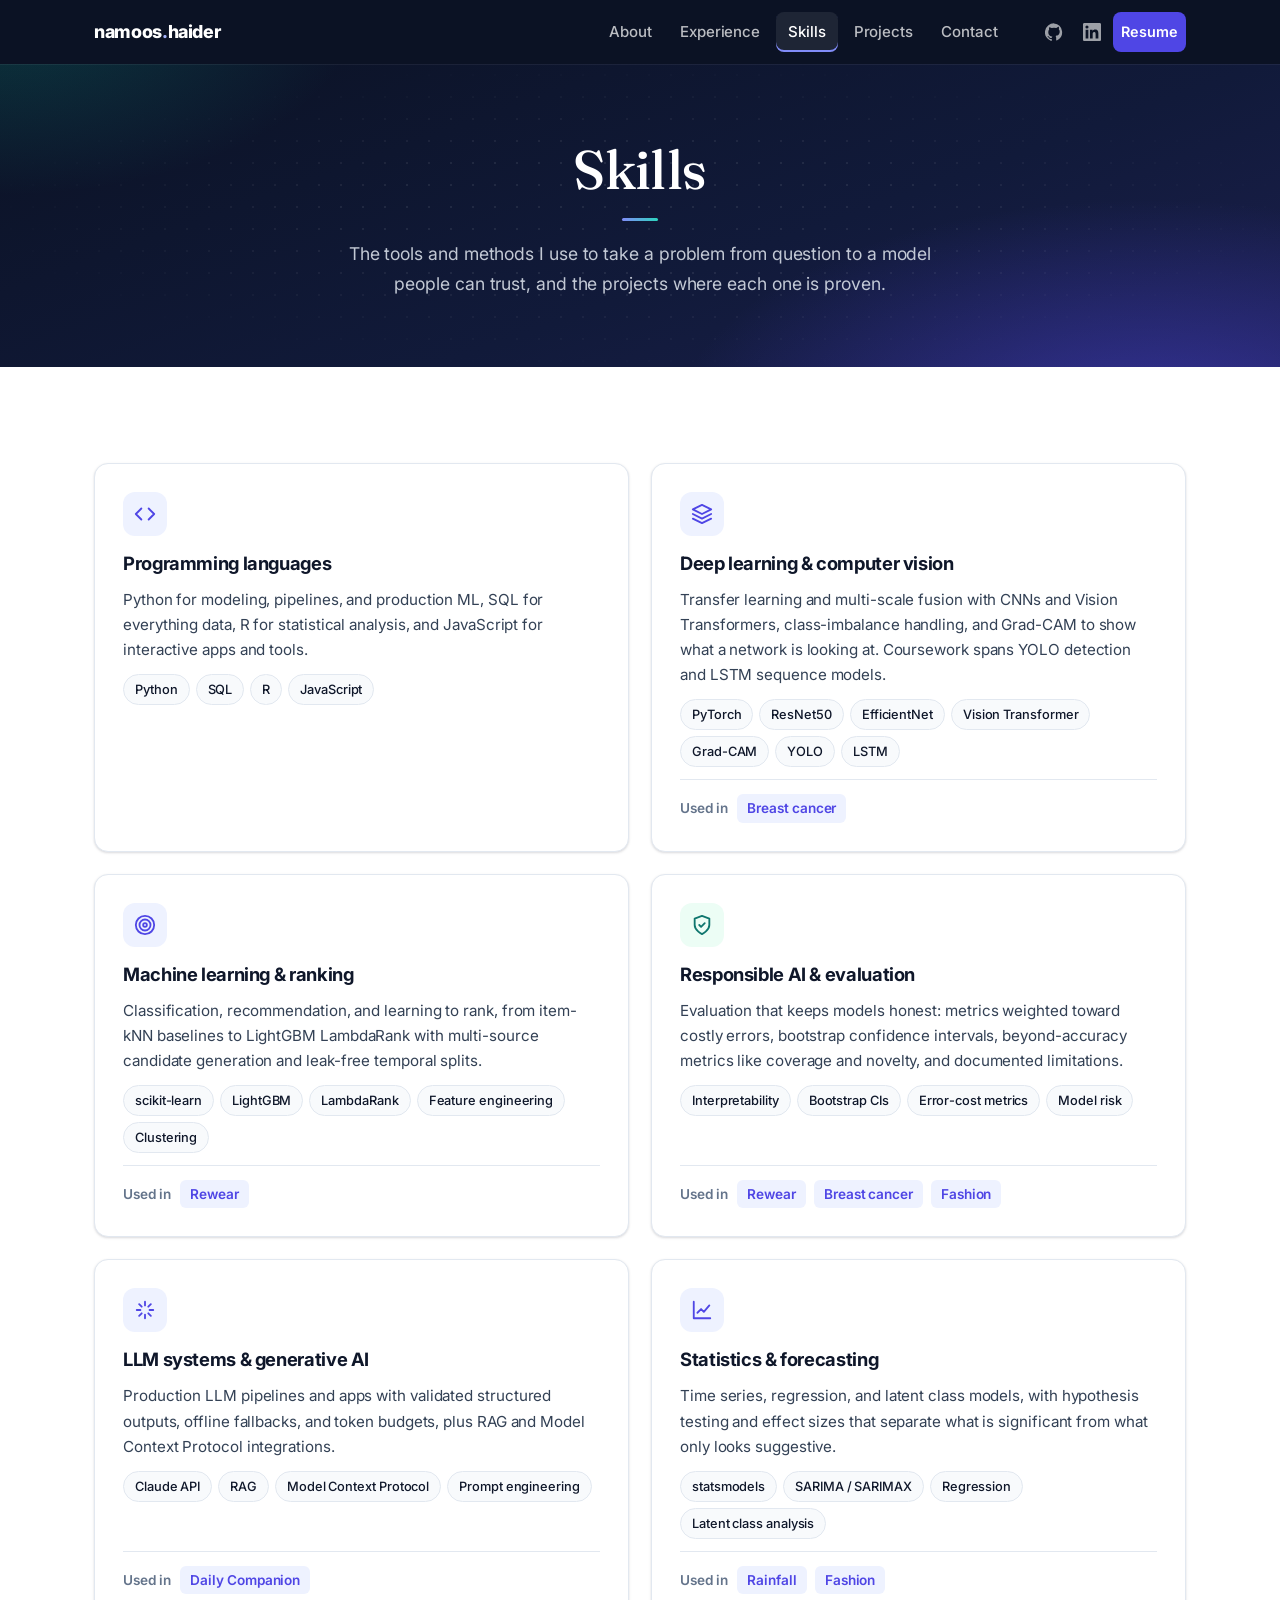
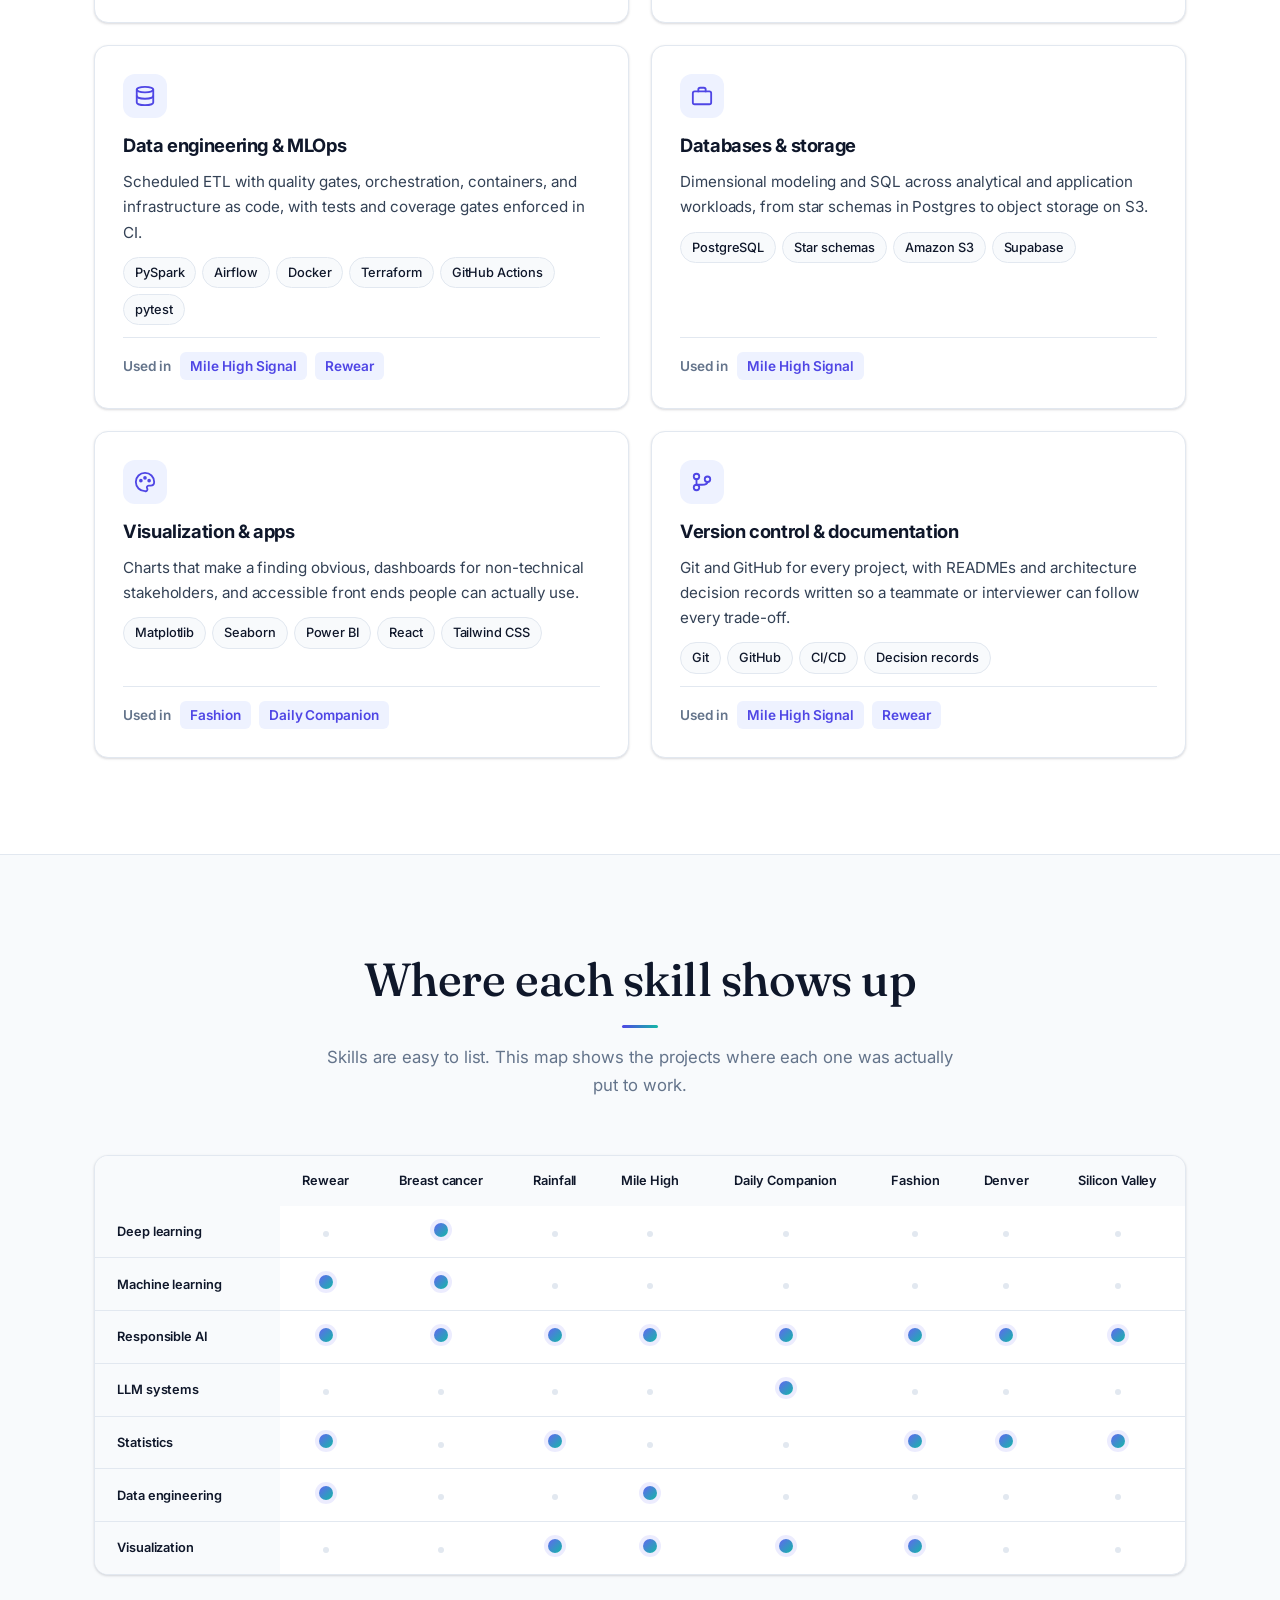
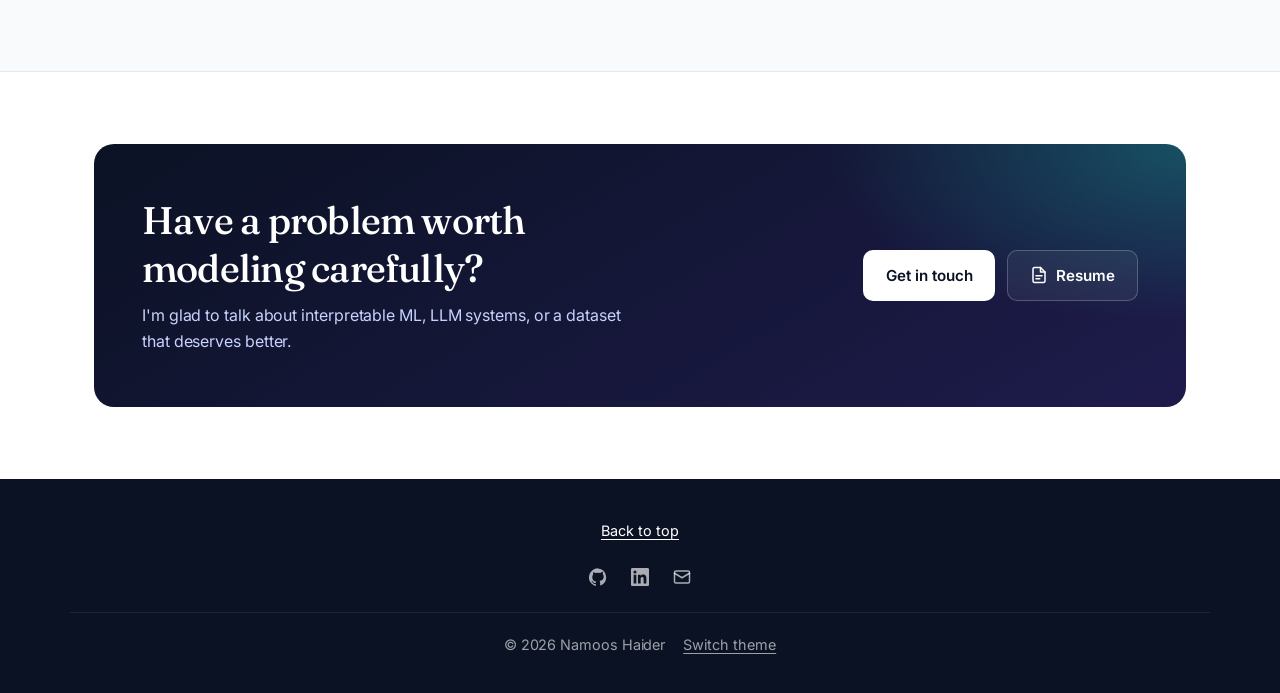
<file: skills.html>
<!DOCTYPE html>
<html lang="en">
<head>
<meta charset="UTF-8">
<meta name="viewport" content="width=device-width, initial-scale=1, viewport-fit=cover">
<title>Skills | Namoos Haider</title>
<meta name="description" content="Namoos Haider builds interpretable, accountable machine learning and LLM systems.">
<meta property="og:type" content="website">
<meta property="og:title" content="Namoos Haider | AI/ML Engineer, Responsible AI">
<meta property="og:description" content="I build AI that shows its reasoning: deep learning, LLM agents, and production data pipelines with interpretability built in.">
<meta property="og:url" content="https://namoos99.github.io/">
<meta property="og:image" content="https://namoos99.github.io/assets/og-cover.png">
<meta property="og:image:width" content="1200">
<meta property="og:image:height" content="627">
<meta name="twitter:card" content="summary_large_image">
<meta name="twitter:image" content="https://namoos99.github.io/assets/og-cover.png">
<link rel="preconnect" href="https://fonts.googleapis.com"><link rel="preconnect" href="https://fonts.gstatic.com" crossorigin><link href="https://fonts.googleapis.com/css2?family=Fraunces:opsz,wght@9..144,400;9..144,500;9..144,600&family=Inter:wght@400;500;600;700;800&display=swap" rel="stylesheet">
<link rel="stylesheet" href="styles.css">
</head>
<body>
<svg width="0" height="0" style="position:absolute" aria-hidden="true">
  <symbol id="i-gh" viewBox="0 0 24 24"><path fill="currentColor" d="M12 .5a12 12 0 0 0-3.8 23.4c.6.1.8-.3.8-.6v-2.1c-3.3.7-4-1.4-4-1.4-.6-1.4-1.4-1.8-1.4-1.8-1.1-.8.1-.7.1-.7 1.2.1 1.9 1.3 1.9 1.3 1.1 1.8 2.8 1.3 3.5 1 .1-.8.4-1.3.8-1.6-2.7-.3-5.5-1.3-5.5-6 0-1.3.5-2.4 1.2-3.2-.1-.3-.5-1.5.1-3.2 0 0 1-.3 3.3 1.2a11.5 11.5 0 0 1 6 0C17.3 4.7 18.3 5 18.3 5c.7 1.7.2 2.9.1 3.2.8.8 1.2 1.9 1.2 3.2 0 4.6-2.8 5.6-5.5 5.9.4.4.8 1.1.8 2.2v3.3c0 .3.2.7.8.6A12 12 0 0 0 12 .5z"/></symbol>
  <symbol id="i-in" viewBox="0 0 24 24"><path fill="currentColor" d="M20.4 20.5h-3.6v-5.6c0-1.3 0-3-1.8-3s-2.1 1.4-2.1 2.9v5.7H9.3V9h3.4v1.6h.1c.5-.9 1.6-1.8 3.4-1.8 3.6 0 4.3 2.4 4.3 5.5v6.2zM5.3 7.4a2.1 2.1 0 1 1 0-4.2 2.1 2.1 0 0 1 0 4.2zM7.1 20.5H3.5V9h3.6v11.5zM22.2 0H1.8C.8 0 0 .8 0 1.7v20.6c0 .9.8 1.7 1.8 1.7h20.4c1 0 1.8-.8 1.8-1.7V1.7C24 .8 23.2 0 22.2 0z"/></symbol>
  <symbol id="i-mail" viewBox="0 0 24 24"><g fill="none" stroke="currentColor" stroke-width="2" stroke-linecap="round" stroke-linejoin="round"><rect x="2" y="4" width="20" height="16" rx="2"/><path d="m22 7-10 6L2 7"/></g></symbol>
  <symbol id="i-doc" viewBox="0 0 24 24"><g fill="none" stroke="currentColor" stroke-width="2" stroke-linecap="round" stroke-linejoin="round"><path d="M14 2H6a2 2 0 0 0-2 2v16a2 2 0 0 0 2 2h12a2 2 0 0 0 2-2V8z"/><path d="M14 2v6h6M8 13h8M8 17h5"/></g></symbol>
  <symbol id="i-ext" viewBox="0 0 24 24"><g fill="none" stroke="currentColor" stroke-width="2" stroke-linecap="round" stroke-linejoin="round"><path d="M15 3h6v6M10 14 21 3M18 13v6a2 2 0 0 1-2 2H5a2 2 0 0 1-2-2V8a2 2 0 0 1 2-2h6"/></g></symbol>
  <symbol id="i-trend" viewBox="0 0 24 24"><g fill="none" stroke="currentColor" stroke-width="2" stroke-linecap="round" stroke-linejoin="round"><path d="m22 7-8.5 8.5-5-5L2 17"/><path d="M16 7h6v6"/></g></symbol>
  <symbol id="i-shield" viewBox="0 0 24 24"><g fill="none" stroke="currentColor" stroke-width="2" stroke-linecap="round" stroke-linejoin="round"><path d="M12 22s8-4 8-10V5l-8-3-8 3v7c0 6 8 10 8 10z"/><path d="m9 12 2 2 4-4"/></g></symbol>
  <symbol id="i-pin" viewBox="0 0 24 24"><g fill="none" stroke="currentColor" stroke-width="2" stroke-linecap="round" stroke-linejoin="round"><path d="M20 10c0 6-8 12-8 12s-8-6-8-12a8 8 0 0 1 16 0z"/><circle cx="12" cy="10" r="3"/></g></symbol>
  <symbol id="i-eye" viewBox="0 0 24 24"><g fill="none" stroke="currentColor" stroke-width="2" stroke-linecap="round" stroke-linejoin="round"><path d="M2 12s3.5-7 10-7 10 7 10 7-3.5 7-10 7S2 12 2 12z"/><circle cx="12" cy="12" r="3"/></g></symbol>
  <symbol id="i-spark" viewBox="0 0 24 24"><g fill="none" stroke="currentColor" stroke-width="2" stroke-linecap="round" stroke-linejoin="round"><path d="M12 3v4M12 17v4M3 12h4M17 12h4M5.6 5.6l2.8 2.8M15.6 15.6l2.8 2.8M5.6 18.4l2.8-2.8M15.6 8.4l2.8-2.8"/></g></symbol>
  <symbol id="i-db" viewBox="0 0 24 24"><g fill="none" stroke="currentColor" stroke-width="2" stroke-linecap="round" stroke-linejoin="round"><ellipse cx="12" cy="5" rx="9" ry="3"/><path d="M3 5v14c0 1.7 4 3 9 3s9-1.3 9-3V5"/><path d="M3 12c0 1.7 4 3 9 3s9-1.3 9-3"/></g></symbol>
  <symbol id="i-chart" viewBox="0 0 24 24"><g fill="none" stroke="currentColor" stroke-width="2" stroke-linecap="round" stroke-linejoin="round"><path d="M3 3v18h18"/><path d="m7 15 4-4 3 3 6-7"/></g></symbol>
  <symbol id="i-brief" viewBox="0 0 24 24"><g fill="none" stroke="currentColor" stroke-width="2" stroke-linecap="round" stroke-linejoin="round"><rect x="2" y="7" width="20" height="14" rx="2"/><path d="M16 7V5a2 2 0 0 0-2-2h-4a2 2 0 0 0-2 2v2"/></g></symbol>
  <symbol id="i-cap" viewBox="0 0 24 24"><g fill="none" stroke="currentColor" stroke-width="2" stroke-linecap="round" stroke-linejoin="round"><path d="M22 10 12 5 2 10l10 5 10-5z"/><path d="M6 12v5c3 2 9 2 12 0v-5"/></g></symbol>
  <symbol id="i-code" viewBox="0 0 24 24"><g fill="none" stroke="currentColor" stroke-width="2" stroke-linecap="round" stroke-linejoin="round"><path d="m16 18 6-6-6-6M8 6l-6 6 6 6"/></g></symbol>
  <symbol id="i-layers" viewBox="0 0 24 24"><g fill="none" stroke="currentColor" stroke-width="2" stroke-linecap="round" stroke-linejoin="round"><path d="m12 2 10 5-10 5L2 7z"/><path d="m2 17 10 5 10-5M2 12l10 5 10-5"/></g></symbol>
  <symbol id="i-target" viewBox="0 0 24 24"><g fill="none" stroke="currentColor" stroke-width="2" stroke-linecap="round" stroke-linejoin="round"><circle cx="12" cy="12" r="10"/><circle cx="12" cy="12" r="6"/><circle cx="12" cy="12" r="2"/></g></symbol>
  <symbol id="i-git" viewBox="0 0 24 24"><g fill="none" stroke="currentColor" stroke-width="2" stroke-linecap="round" stroke-linejoin="round"><circle cx="6" cy="6" r="3"/><circle cx="6" cy="18" r="3"/><circle cx="18" cy="9" r="3"/><path d="M6 9v6M18 12c0 3-3 3-6 3H6"/></g></symbol>
  <symbol id="i-palette" viewBox="0 0 24 24"><g fill="none" stroke="currentColor" stroke-width="2" stroke-linecap="round" stroke-linejoin="round"><path d="M12 22a10 10 0 1 1 10-10c0 2.8-2.2 4-4 4h-2a2 2 0 0 0-1.5 3.3A2 2 0 0 1 12 22z"/><circle cx="7.5" cy="10.5" r="1"/><circle cx="12" cy="7.5" r="1"/><circle cx="16.5" cy="10.5" r="1"/></g></symbol>
  <symbol id="i-present" viewBox="0 0 24 24"><g fill="none" stroke="currentColor" stroke-width="2" stroke-linecap="round" stroke-linejoin="round"><rect x="3" y="4" width="18" height="12" rx="2"/><path d="M8 20h8M12 16v4"/><path d="m8 11 3-3 2 2 3-3"/></g></symbol>
</svg>
<nav class="navbar"><div class="container">
<a class="brand" href="index.html">namoos<span>.</span>haider</a>
<button class="toggler" type="button" aria-label="Open menu" aria-expanded="false"><svg width="22" height="22" viewBox="0 0 24 24" fill="none" stroke="currentColor" stroke-width="2" stroke-linecap="round"><path d="M4 7h16M4 12h16M4 17h16"/></svg></button>
<div class="nav-links"><a href="about.html">About</a><a href="experience.html">Experience</a><a href="skills.html" aria-current=page>Skills</a><a href="projects.html">Projects</a><a href="contact.html">Contact</a></div>
<div class="nav-icons"><a href="https://github.com/Namoos99" target="_blank" rel="noopener" aria-label="GitHub"><svg class="icon" style="width:18px;height:18px"><use href="#i-gh"/></svg></a><a href="https://linkedin.com/in/namoos-haider-75a949209" target="_blank" rel="noopener" aria-label="LinkedIn"><svg class="icon" style="width:18px;height:18px"><use href="#i-in"/></svg></a><a class="nav-cta" href="resume.html" data-resume>Resume</a></div>
</div></nav>
<main><header class="page-hero center"><div class="container"><h1>Skills</h1><p class="sub">The tools and methods I use to take a problem from question to a model people can trust, and the projects where each one is proven.</p></div></header><section class="section"><div class="container"><div class="skills-grid"><article class="skill-card"><div class="exp-icon"><svg class="icon" style="width:22px;height:22px"><use href="#i-code"/></svg></div><h3>Programming languages</h3><p>Python for modeling, pipelines, and production ML, SQL for everything data, R for statistical analysis, and JavaScript for interactive apps and tools.</p><ul class="tags"><li>Python</li><li>SQL</li><li>R</li><li>JavaScript</li></ul></article><article class="skill-card"><div class="exp-icon"><svg class="icon" style="width:22px;height:22px"><use href="#i-layers"/></svg></div><h3>Deep learning &amp; computer vision</h3><p>Transfer learning and multi-scale fusion with CNNs and Vision Transformers, class-imbalance handling, and Grad-CAM to show what a network is looking at. Coursework spans YOLO detection and LSTM sequence models.</p><ul class="tags"><li>PyTorch</li><li>ResNet50</li><li>EfficientNet</li><li>Vision Transformer</li><li>Grad-CAM</li><li>YOLO</li><li>LSTM</li></ul><div class="used"><span>Used in</span><a href="breast-cancer.html">Breast cancer</a></div></article><article class="skill-card"><div class="exp-icon"><svg class="icon" style="width:22px;height:22px"><use href="#i-target"/></svg></div><h3>Machine learning &amp; ranking</h3><p>Classification, recommendation, and learning to rank, from item-kNN baselines to LightGBM LambdaRank with multi-source candidate generation and leak-free temporal splits.</p><ul class="tags"><li>scikit-learn</li><li>LightGBM</li><li>LambdaRank</li><li>Feature engineering</li><li>Clustering</li></ul><div class="used"><span>Used in</span><a href="rewear.html">Rewear</a></div></article><article class="skill-card"><div class="exp-icon"><svg class="icon" style="width:22px;height:22px"><use href="#i-shield"/></svg></div><h3>Responsible AI &amp; evaluation</h3><p>Evaluation that keeps models honest: metrics weighted toward costly errors, bootstrap confidence intervals, beyond-accuracy metrics like coverage and novelty, and documented limitations.</p><ul class="tags"><li>Interpretability</li><li>Bootstrap CIs</li><li>Error-cost metrics</li><li>Model risk</li></ul><div class="used"><span>Used in</span><a href="rewear.html">Rewear</a><a href="breast-cancer.html">Breast cancer</a><a href="fashion-sustainability.html">Fashion</a></div></article><article class="skill-card"><div class="exp-icon"><svg class="icon" style="width:22px;height:22px"><use href="#i-spark"/></svg></div><h3>LLM systems &amp; generative AI</h3><p>Production LLM pipelines and apps with validated structured outputs, offline fallbacks, and token budgets, plus RAG and Model Context Protocol integrations.</p><ul class="tags"><li>Claude API</li><li>RAG</li><li>Model Context Protocol</li><li>Prompt engineering</li></ul><div class="used"><span>Used in</span><a href="daily-companion.html">Daily Companion</a></div></article><article class="skill-card"><div class="exp-icon"><svg class="icon" style="width:22px;height:22px"><use href="#i-chart"/></svg></div><h3>Statistics &amp; forecasting</h3><p>Time series, regression, and latent class models, with hypothesis testing and effect sizes that separate what is significant from what only looks suggestive.</p><ul class="tags"><li>statsmodels</li><li>SARIMA / SARIMAX</li><li>Regression</li><li>Latent class analysis</li></ul><div class="used"><span>Used in</span><a href="pakistan-rainfall.html">Rainfall</a><a href="fashion-sustainability.html">Fashion</a></div></article><article class="skill-card"><div class="exp-icon"><svg class="icon" style="width:22px;height:22px"><use href="#i-db"/></svg></div><h3>Data engineering &amp; MLOps</h3><p>Scheduled ETL with quality gates, orchestration, containers, and infrastructure as code, with tests and coverage gates enforced in CI.</p><ul class="tags"><li>PySpark</li><li>Airflow</li><li>Docker</li><li>Terraform</li><li>GitHub Actions</li><li>pytest</li></ul><div class="used"><span>Used in</span><a href="mile-high-signal.html">Mile High Signal</a><a href="rewear.html">Rewear</a></div></article><article class="skill-card"><div class="exp-icon"><svg class="icon" style="width:22px;height:22px"><use href="#i-brief"/></svg></div><h3>Databases &amp; storage</h3><p>Dimensional modeling and SQL across analytical and application workloads, from star schemas in Postgres to object storage on S3.</p><ul class="tags"><li>PostgreSQL</li><li>Star schemas</li><li>Amazon S3</li><li>Supabase</li></ul><div class="used"><span>Used in</span><a href="mile-high-signal.html">Mile High Signal</a></div></article><article class="skill-card"><div class="exp-icon"><svg class="icon" style="width:22px;height:22px"><use href="#i-palette"/></svg></div><h3>Visualization &amp; apps</h3><p>Charts that make a finding obvious, dashboards for non-technical stakeholders, and accessible front ends people can actually use.</p><ul class="tags"><li>Matplotlib</li><li>Seaborn</li><li>Power BI</li><li>React</li><li>Tailwind CSS</li></ul><div class="used"><span>Used in</span><a href="fashion-sustainability.html">Fashion</a><a href="daily-companion.html">Daily Companion</a></div></article><article class="skill-card"><div class="exp-icon"><svg class="icon" style="width:22px;height:22px"><use href="#i-git"/></svg></div><h3>Version control &amp; documentation</h3><p>Git and GitHub for every project, with READMEs and architecture decision records written so a teammate or interviewer can follow every trade-off.</p><ul class="tags"><li>Git</li><li>GitHub</li><li>CI/CD</li><li>Decision records</li></ul><div class="used"><span>Used in</span><a href="mile-high-signal.html">Mile High Signal</a><a href="rewear.html">Rewear</a></div></article></div></div></section><section class="section alt"><div class="container"><div class="title"><h2>Where each skill shows up</h2><p>Skills are easy to list. This map shows the projects where each one was actually put to work.</p></div><div class="matrix-wrap"><table class="matrix"><thead><tr><th></th><th scope="col"><a href="rewear.html">Rewear</a></th><th scope="col"><a href="breast-cancer.html">Breast cancer</a></th><th scope="col"><a href="pakistan-rainfall.html">Rainfall</a></th><th scope="col"><a href="mile-high-signal.html">Mile High</a></th><th scope="col"><a href="daily-companion.html">Daily Companion</a></th><th scope="col"><a href="fashion-sustainability.html">Fashion</a></th><th scope="col"><a href="https://www.datascienceportfol.io/namoos99/projects/1" target="_blank" rel="noopener">Denver</a></th><th scope="col"><a href="https://www.datascienceportfol.io/namoos99/projects/4" target="_blank" rel="noopener">Silicon Valley</a></th></tr></thead><tbody><tr><th scope="row">Deep learning</th><td><span class="nodot"></span></td><td><span class="dot" title="Used"></span></td><td><span class="nodot"></span></td><td><span class="nodot"></span></td><td><span class="nodot"></span></td><td><span class="nodot"></span></td><td><span class="nodot"></span></td><td><span class="nodot"></span></td></tr><tr><th scope="row">Machine learning</th><td><span class="dot" title="Used"></span></td><td><span class="dot" title="Used"></span></td><td><span class="nodot"></span></td><td><span class="nodot"></span></td><td><span class="nodot"></span></td><td><span class="nodot"></span></td><td><span class="nodot"></span></td><td><span class="nodot"></span></td></tr><tr><th scope="row">Responsible AI</th><td><span class="dot" title="Used"></span></td><td><span class="dot" title="Used"></span></td><td><span class="dot" title="Used"></span></td><td><span class="dot" title="Used"></span></td><td><span class="dot" title="Used"></span></td><td><span class="dot" title="Used"></span></td><td><span class="dot" title="Used"></span></td><td><span class="dot" title="Used"></span></td></tr><tr><th scope="row">LLM systems</th><td><span class="nodot"></span></td><td><span class="nodot"></span></td><td><span class="nodot"></span></td><td><span class="nodot"></span></td><td><span class="dot" title="Used"></span></td><td><span class="nodot"></span></td><td><span class="nodot"></span></td><td><span class="nodot"></span></td></tr><tr><th scope="row">Statistics</th><td><span class="dot" title="Used"></span></td><td><span class="nodot"></span></td><td><span class="dot" title="Used"></span></td><td><span class="nodot"></span></td><td><span class="nodot"></span></td><td><span class="dot" title="Used"></span></td><td><span class="dot" title="Used"></span></td><td><span class="dot" title="Used"></span></td></tr><tr><th scope="row">Data engineering</th><td><span class="dot" title="Used"></span></td><td><span class="nodot"></span></td><td><span class="nodot"></span></td><td><span class="dot" title="Used"></span></td><td><span class="nodot"></span></td><td><span class="nodot"></span></td><td><span class="nodot"></span></td><td><span class="nodot"></span></td></tr><tr><th scope="row">Visualization</th><td><span class="nodot"></span></td><td><span class="nodot"></span></td><td><span class="dot" title="Used"></span></td><td><span class="dot" title="Used"></span></td><td><span class="dot" title="Used"></span></td><td><span class="dot" title="Used"></span></td><td><span class="nodot"></span></td><td><span class="nodot"></span></td></tr></tbody></table></div></div></section><section class="section tight"><div class="container"><div class="cta-band"><div><h2>Have a problem worth modeling carefully?</h2><p>I'm glad to talk about interpretable ML, LLM systems, or a dataset that deserves better.</p></div>
<div class="actions"><a class="btn btn-primary" href="contact.html">Get in touch</a><a class="btn btn-ghost" href="resume.html" data-resume><svg class="icon" style="width:18px;height:18px"><use href="#i-doc"/></svg>Resume</a></div></div></div></section></main>
<footer><button class="top" type="button">Back to top</button>
<div class="icons"><a href="https://github.com/Namoos99" target="_blank" rel="noopener" aria-label="GitHub"><svg class="icon" style="width:18px;height:18px"><use href="#i-gh"/></svg></a><a href="https://linkedin.com/in/namoos-haider-75a949209" target="_blank" rel="noopener" aria-label="LinkedIn"><svg class="icon" style="width:18px;height:18px"><use href="#i-in"/></svg></a><a href="mailto:namoos99@gmail.com" target="_top" aria-label="Email"><svg class="icon" style="width:18px;height:18px"><use href="#i-mail"/></svg></a></div>
<div class="container line"><span>&copy; <span class="yr">2026</span> Namoos Haider</span><button class="theme" type="button">Switch theme</button></div></footer>
<script src="script.js"></script>
</body>
</html>
</file>
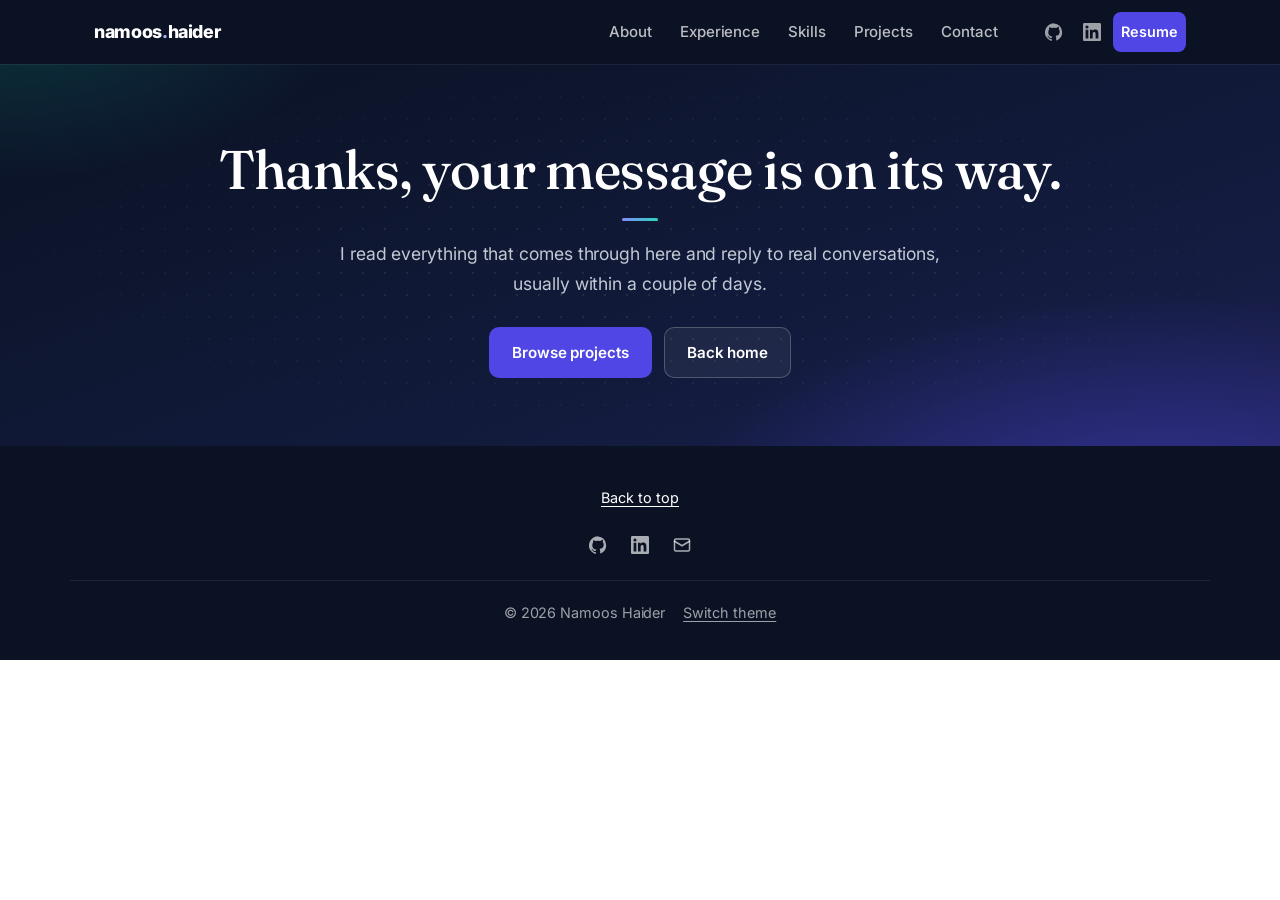
<file: thanks.html>
<!DOCTYPE html>
<html lang="en">
<head>
<meta charset="UTF-8">
<meta name="viewport" content="width=device-width, initial-scale=1, viewport-fit=cover">
<title>Message sent | Namoos Haider</title>
<meta name="description" content="Namoos Haider builds interpretable, accountable machine learning and LLM systems.">
<meta property="og:type" content="website">
<meta property="og:title" content="Namoos Haider | AI/ML Engineer, Responsible AI">
<meta property="og:description" content="I build AI that shows its reasoning: deep learning, LLM agents, and production data pipelines with interpretability built in.">
<meta property="og:url" content="https://namoos99.github.io/">
<meta property="og:image" content="https://namoos99.github.io/assets/og-cover.png">
<meta property="og:image:width" content="1200">
<meta property="og:image:height" content="627">
<meta name="twitter:card" content="summary_large_image">
<meta name="twitter:image" content="https://namoos99.github.io/assets/og-cover.png">
<link rel="preconnect" href="https://fonts.googleapis.com"><link rel="preconnect" href="https://fonts.gstatic.com" crossorigin><link href="https://fonts.googleapis.com/css2?family=Fraunces:opsz,wght@9..144,400;9..144,500;9..144,600&family=Inter:wght@400;500;600;700;800&display=swap" rel="stylesheet">
<link rel="stylesheet" href="styles.css">
</head>
<body>
<svg width="0" height="0" style="position:absolute" aria-hidden="true">
  <symbol id="i-gh" viewBox="0 0 24 24"><path fill="currentColor" d="M12 .5a12 12 0 0 0-3.8 23.4c.6.1.8-.3.8-.6v-2.1c-3.3.7-4-1.4-4-1.4-.6-1.4-1.4-1.8-1.4-1.8-1.1-.8.1-.7.1-.7 1.2.1 1.9 1.3 1.9 1.3 1.1 1.8 2.8 1.3 3.5 1 .1-.8.4-1.3.8-1.6-2.7-.3-5.5-1.3-5.5-6 0-1.3.5-2.4 1.2-3.2-.1-.3-.5-1.5.1-3.2 0 0 1-.3 3.3 1.2a11.5 11.5 0 0 1 6 0C17.3 4.7 18.3 5 18.3 5c.7 1.7.2 2.9.1 3.2.8.8 1.2 1.9 1.2 3.2 0 4.6-2.8 5.6-5.5 5.9.4.4.8 1.1.8 2.2v3.3c0 .3.2.7.8.6A12 12 0 0 0 12 .5z"/></symbol>
  <symbol id="i-in" viewBox="0 0 24 24"><path fill="currentColor" d="M20.4 20.5h-3.6v-5.6c0-1.3 0-3-1.8-3s-2.1 1.4-2.1 2.9v5.7H9.3V9h3.4v1.6h.1c.5-.9 1.6-1.8 3.4-1.8 3.6 0 4.3 2.4 4.3 5.5v6.2zM5.3 7.4a2.1 2.1 0 1 1 0-4.2 2.1 2.1 0 0 1 0 4.2zM7.1 20.5H3.5V9h3.6v11.5zM22.2 0H1.8C.8 0 0 .8 0 1.7v20.6c0 .9.8 1.7 1.8 1.7h20.4c1 0 1.8-.8 1.8-1.7V1.7C24 .8 23.2 0 22.2 0z"/></symbol>
  <symbol id="i-mail" viewBox="0 0 24 24"><g fill="none" stroke="currentColor" stroke-width="2" stroke-linecap="round" stroke-linejoin="round"><rect x="2" y="4" width="20" height="16" rx="2"/><path d="m22 7-10 6L2 7"/></g></symbol>
  <symbol id="i-doc" viewBox="0 0 24 24"><g fill="none" stroke="currentColor" stroke-width="2" stroke-linecap="round" stroke-linejoin="round"><path d="M14 2H6a2 2 0 0 0-2 2v16a2 2 0 0 0 2 2h12a2 2 0 0 0 2-2V8z"/><path d="M14 2v6h6M8 13h8M8 17h5"/></g></symbol>
  <symbol id="i-ext" viewBox="0 0 24 24"><g fill="none" stroke="currentColor" stroke-width="2" stroke-linecap="round" stroke-linejoin="round"><path d="M15 3h6v6M10 14 21 3M18 13v6a2 2 0 0 1-2 2H5a2 2 0 0 1-2-2V8a2 2 0 0 1 2-2h6"/></g></symbol>
  <symbol id="i-trend" viewBox="0 0 24 24"><g fill="none" stroke="currentColor" stroke-width="2" stroke-linecap="round" stroke-linejoin="round"><path d="m22 7-8.5 8.5-5-5L2 17"/><path d="M16 7h6v6"/></g></symbol>
  <symbol id="i-shield" viewBox="0 0 24 24"><g fill="none" stroke="currentColor" stroke-width="2" stroke-linecap="round" stroke-linejoin="round"><path d="M12 22s8-4 8-10V5l-8-3-8 3v7c0 6 8 10 8 10z"/><path d="m9 12 2 2 4-4"/></g></symbol>
  <symbol id="i-pin" viewBox="0 0 24 24"><g fill="none" stroke="currentColor" stroke-width="2" stroke-linecap="round" stroke-linejoin="round"><path d="M20 10c0 6-8 12-8 12s-8-6-8-12a8 8 0 0 1 16 0z"/><circle cx="12" cy="10" r="3"/></g></symbol>
  <symbol id="i-eye" viewBox="0 0 24 24"><g fill="none" stroke="currentColor" stroke-width="2" stroke-linecap="round" stroke-linejoin="round"><path d="M2 12s3.5-7 10-7 10 7 10 7-3.5 7-10 7S2 12 2 12z"/><circle cx="12" cy="12" r="3"/></g></symbol>
  <symbol id="i-spark" viewBox="0 0 24 24"><g fill="none" stroke="currentColor" stroke-width="2" stroke-linecap="round" stroke-linejoin="round"><path d="M12 3v4M12 17v4M3 12h4M17 12h4M5.6 5.6l2.8 2.8M15.6 15.6l2.8 2.8M5.6 18.4l2.8-2.8M15.6 8.4l2.8-2.8"/></g></symbol>
  <symbol id="i-db" viewBox="0 0 24 24"><g fill="none" stroke="currentColor" stroke-width="2" stroke-linecap="round" stroke-linejoin="round"><ellipse cx="12" cy="5" rx="9" ry="3"/><path d="M3 5v14c0 1.7 4 3 9 3s9-1.3 9-3V5"/><path d="M3 12c0 1.7 4 3 9 3s9-1.3 9-3"/></g></symbol>
  <symbol id="i-chart" viewBox="0 0 24 24"><g fill="none" stroke="currentColor" stroke-width="2" stroke-linecap="round" stroke-linejoin="round"><path d="M3 3v18h18"/><path d="m7 15 4-4 3 3 6-7"/></g></symbol>
  <symbol id="i-brief" viewBox="0 0 24 24"><g fill="none" stroke="currentColor" stroke-width="2" stroke-linecap="round" stroke-linejoin="round"><rect x="2" y="7" width="20" height="14" rx="2"/><path d="M16 7V5a2 2 0 0 0-2-2h-4a2 2 0 0 0-2 2v2"/></g></symbol>
  <symbol id="i-cap" viewBox="0 0 24 24"><g fill="none" stroke="currentColor" stroke-width="2" stroke-linecap="round" stroke-linejoin="round"><path d="M22 10 12 5 2 10l10 5 10-5z"/><path d="M6 12v5c3 2 9 2 12 0v-5"/></g></symbol>
  <symbol id="i-code" viewBox="0 0 24 24"><g fill="none" stroke="currentColor" stroke-width="2" stroke-linecap="round" stroke-linejoin="round"><path d="m16 18 6-6-6-6M8 6l-6 6 6 6"/></g></symbol>
  <symbol id="i-layers" viewBox="0 0 24 24"><g fill="none" stroke="currentColor" stroke-width="2" stroke-linecap="round" stroke-linejoin="round"><path d="m12 2 10 5-10 5L2 7z"/><path d="m2 17 10 5 10-5M2 12l10 5 10-5"/></g></symbol>
  <symbol id="i-target" viewBox="0 0 24 24"><g fill="none" stroke="currentColor" stroke-width="2" stroke-linecap="round" stroke-linejoin="round"><circle cx="12" cy="12" r="10"/><circle cx="12" cy="12" r="6"/><circle cx="12" cy="12" r="2"/></g></symbol>
  <symbol id="i-git" viewBox="0 0 24 24"><g fill="none" stroke="currentColor" stroke-width="2" stroke-linecap="round" stroke-linejoin="round"><circle cx="6" cy="6" r="3"/><circle cx="6" cy="18" r="3"/><circle cx="18" cy="9" r="3"/><path d="M6 9v6M18 12c0 3-3 3-6 3H6"/></g></symbol>
  <symbol id="i-palette" viewBox="0 0 24 24"><g fill="none" stroke="currentColor" stroke-width="2" stroke-linecap="round" stroke-linejoin="round"><path d="M12 22a10 10 0 1 1 10-10c0 2.8-2.2 4-4 4h-2a2 2 0 0 0-1.5 3.3A2 2 0 0 1 12 22z"/><circle cx="7.5" cy="10.5" r="1"/><circle cx="12" cy="7.5" r="1"/><circle cx="16.5" cy="10.5" r="1"/></g></symbol>
  <symbol id="i-present" viewBox="0 0 24 24"><g fill="none" stroke="currentColor" stroke-width="2" stroke-linecap="round" stroke-linejoin="round"><rect x="3" y="4" width="18" height="12" rx="2"/><path d="M8 20h8M12 16v4"/><path d="m8 11 3-3 2 2 3-3"/></g></symbol>
</svg>
<nav class="navbar"><div class="container">
<a class="brand" href="index.html">namoos<span>.</span>haider</a>
<button class="toggler" type="button" aria-label="Open menu" aria-expanded="false"><svg width="22" height="22" viewBox="0 0 24 24" fill="none" stroke="currentColor" stroke-width="2" stroke-linecap="round"><path d="M4 7h16M4 12h16M4 17h16"/></svg></button>
<div class="nav-links"><a href="about.html">About</a><a href="experience.html">Experience</a><a href="skills.html">Skills</a><a href="projects.html">Projects</a><a href="contact.html">Contact</a></div>
<div class="nav-icons"><a href="https://github.com/Namoos99" target="_blank" rel="noopener" aria-label="GitHub"><svg class="icon" style="width:18px;height:18px"><use href="#i-gh"/></svg></a><a href="https://linkedin.com/in/namoos-haider-75a949209" target="_blank" rel="noopener" aria-label="LinkedIn"><svg class="icon" style="width:18px;height:18px"><use href="#i-in"/></svg></a><a class="nav-cta" href="resume.html" data-resume>Resume</a></div>
</div></nav>
<main>
<header class="page-hero center"><div class="container"><h1>Thanks, your message is on its way.</h1><p class="sub">I read everything that comes through here and reply to real conversations, usually within a couple of days.</p><div class="hero-actions" style="margin-top:28px"><a class="btn btn-primary" href="projects.html">Browse projects</a><a class="btn btn-ghost" href="index.html">Back home</a></div></div></header></main>
<footer><button class="top" type="button">Back to top</button>
<div class="icons"><a href="https://github.com/Namoos99" target="_blank" rel="noopener" aria-label="GitHub"><svg class="icon" style="width:18px;height:18px"><use href="#i-gh"/></svg></a><a href="https://linkedin.com/in/namoos-haider-75a949209" target="_blank" rel="noopener" aria-label="LinkedIn"><svg class="icon" style="width:18px;height:18px"><use href="#i-in"/></svg></a><a href="mailto:namoos99@gmail.com" target="_top" aria-label="Email"><svg class="icon" style="width:18px;height:18px"><use href="#i-mail"/></svg></a></div>
<div class="container line"><span>&copy; <span class="yr">2026</span> Namoos Haider</span><button class="theme" type="button">Switch theme</button></div></footer>
<script src="script.js"></script>
</body>
</html>
</file>
<file: styles.css>
:root{
  --brand:#4F46E5; --brand-dark:#4338CA; --brand-tint:#EEF2FF; --brand-line:#C7D2FE;
  --safe:#0F766E; --safe-tint:#ECFDF5; --safe-line:#A7F3D0;
  --ink:#0F172A; --body:#334155; --muted:#64748B; --border:#E2E8F0;
  --bg:#FFFFFF; --bg-alt:#F8FAFC; --card:#FFFFFF;
  --navy:#0B1224; --navy-2:#141C33;
  --shadow-sm:0 1px 2px rgba(15,23,42,.06),0 1px 3px rgba(15,23,42,.10);
  --shadow-md:0 4px 6px rgba(15,23,42,.05),0 12px 28px rgba(15,23,42,.10);
  --shadow-lg:0 30px 60px -25px rgba(15,23,42,.35);
  --radius:14px;
  --sans:"Inter",-apple-system,BlinkMacSystemFont,"Segoe UI",Roboto,Helvetica,Arial,sans-serif;
  --display:"Fraunces",Georgia,"Times New Roman",serif;
  box-sizing:border-box;
  padding-top:env(safe-area-inset-top,0px);
  padding-bottom:env(safe-area-inset-bottom,0px);
}
@media (prefers-color-scheme:dark){:root:not([data-theme="light"]){
  --brand:#818CF8; --brand-dark:#A5B4FC; --brand-tint:#1E1B4B; --brand-line:#3730A3;
  --safe:#5EEAD4; --safe-tint:#0B2A27; --safe-line:#134E4A;
  --ink:#F1F5F9; --body:#CBD5E1; --muted:#94A3B8; --border:#1E293B;
  --bg:#0B1120; --bg-alt:#0F172A; --card:#111A2E;}}
:root[data-theme="dark"]{
  --brand:#818CF8; --brand-dark:#A5B4FC; --brand-tint:#1E1B4B; --brand-line:#3730A3;
  --safe:#5EEAD4; --safe-tint:#0B2A27; --safe-line:#134E4A;
  --ink:#F1F5F9; --body:#CBD5E1; --muted:#94A3B8; --border:#1E293B;
  --bg:#0B1120; --bg-alt:#0F172A; --card:#111A2E;}
*,*::before,*::after{box-sizing:inherit}
html{scroll-behavior:smooth; scroll-padding-top:calc(76px + env(safe-area-inset-top,0px))}
@media (prefers-reduced-motion:reduce){html{scroll-behavior:auto}}
body{margin:0; font-family:var(--sans); color:var(--body); background:var(--bg); line-height:1.65; letter-spacing:-.005em; -webkit-font-smoothing:antialiased}
h1,h2,h3,h4{color:var(--ink); letter-spacing:-.02em; line-height:1.25; margin:0}
p{margin:0}
a{color:var(--brand); text-decoration:none}
a:hover{color:var(--brand-dark)}
img{max-width:100%; display:block}
a:focus-visible,button:focus-visible,input:focus-visible,textarea:focus-visible{outline:2px solid var(--brand); outline-offset:3px; border-radius:6px}
.container{max-width:1140px; margin:0 auto; padding:0 24px}
.icon{width:18px; height:18px; flex:none}

/* Navbar */
.navbar{position:sticky; top:0; z-index:50; background:var(--navy); box-shadow:0 1px 0 rgba(255,255,255,.06); padding-top:env(safe-area-inset-top,0px)}
.navbar .container{display:flex; align-items:center; height:64px; gap:28px}
.brand{color:#fff; font-weight:800; font-size:1.12rem; letter-spacing:-.02em}
.brand:hover{color:#fff}
.brand span{color:#A5B4FC}
.nav-links{display:flex; gap:4px; margin-left:auto}
.nav-links a{color:rgba(255,255,255,.72); font-size:.94rem; font-weight:500; padding:8px 12px; border-radius:8px}
.nav-links a:hover{color:#fff; background:rgba(255,255,255,.06)}
.nav-icons{display:flex; gap:4px; align-items:center}
.nav-icons a{color:rgba(255,255,255,.6); padding:8px; border-radius:8px; display:grid}
.nav-icons a:hover{color:#fff; background:rgba(255,255,255,.06)}
.nav-cta{background:var(--brand); color:#fff !important; font-weight:600; font-size:.9rem; padding:8px 16px; border-radius:8px}
.nav-cta:hover{background:#6366F1}
.toggler{display:none; margin-left:auto; background:none; border:1px solid rgba(255,255,255,.2); color:#fff; border-radius:8px; padding:6px 8px; cursor:pointer}
@media (max-width:900px){
  .toggler{display:grid}
  .nav-links{display:none; position:absolute; left:0; right:0; top:64px; flex-direction:column; background:var(--navy); padding:8px 16px 16px; border-top:1px solid rgba(255,255,255,.06)}
  .nav-links.open{display:flex}
  .nav-links a{padding:12px}
  .nav-icons{display:none}
}

/* Hero */
.hero{position:relative; overflow:hidden; color:#fff; text-align:center; padding:88px 0 96px;
  background:
    radial-gradient(900px 480px at 85% 110%, rgba(79,70,229,.55), transparent 60%),
    radial-gradient(700px 420px at 10% -10%, rgba(13,148,136,.35), transparent 60%),
    linear-gradient(160deg,#0B1224 0%,#111a3a 55%,#1b1f4d 100%)}
.hero::before{content:""; position:absolute; inset:0; background-image:radial-gradient(rgba(255,255,255,.09) 1px, transparent 1px); background-size:22px 22px; -webkit-mask-image:radial-gradient(ellipse at center, #000 30%, transparent 75%); mask-image:radial-gradient(ellipse at center, #000 30%, transparent 75%); pointer-events:none}
.hero .container{position:relative}
.photo{width:176px; height:220px; margin:0 auto 30px; border-radius:18px; overflow:hidden; box-shadow:0 24px 48px -12px rgba(0,0,0,.6), 0 0 0 1px rgba(255,255,255,.12); background:#222}
.photo img{width:100%; height:100%; object-fit:cover}
.hero h1{font-family:var(--display); font-weight:500; color:#fff; font-size:clamp(2.6rem,6vw,4.1rem); letter-spacing:-.015em; line-height:1.05; margin-bottom:12px}
.role{display:inline-flex; gap:10px; align-items:center; flex-wrap:wrap; justify-content:center; margin-bottom:22px}
.pill{font-size:.85rem; font-weight:600; padding:6px 14px; border-radius:999px; background:rgba(255,255,255,.08); border:1px solid rgba(255,255,255,.16); color:#E0E7FF}
.pill.teal{background:rgba(20,184,166,.14); border-color:rgba(94,234,212,.35); color:#99F6E4}
.hero .lede{max-width:620px; margin:0 auto 34px; color:rgba(226,232,240,.85); font-size:1.12rem; line-height:1.7}
.hero-actions{display:flex; gap:12px; justify-content:center; flex-wrap:wrap}
.btn{display:inline-flex; align-items:center; gap:8px; font:inherit; font-weight:600; font-size:.95rem; padding:12px 22px; border-radius:10px; border:1px solid transparent; cursor:pointer; transition:transform .15s ease, background .15s ease, color .15s ease}
.btn:hover{transform:translateY(-1px)}
.btn-primary{background:var(--brand); color:#fff}
.btn-primary:hover{background:var(--brand-dark); color:#fff}
.hero .btn-primary{background:#fff; color:var(--navy)}
.hero .btn-primary:hover{background:#E0E7FF; color:var(--navy)}
.btn-ghost{background:rgba(255,255,255,.06); border-color:rgba(255,255,255,.22); color:#fff}
.btn-ghost:hover{background:rgba(255,255,255,.12); color:#fff}
.btn-outline{background:var(--card); border-color:var(--border); color:var(--ink); box-shadow:var(--shadow-sm)}
.btn-outline:hover{border-color:var(--brand); color:var(--brand)}
.hero-in > *{opacity:0; transform:translateY(12px); animation:up .7s cubic-bezier(.2,.7,.2,1) forwards}
.hero-in > *:nth-child(2){animation-delay:.08s}.hero-in > *:nth-child(3){animation-delay:.14s}.hero-in > *:nth-child(4){animation-delay:.2s}.hero-in > *:nth-child(5){animation-delay:.26s}
@keyframes up{to{opacity:1; transform:none}}
@media (prefers-reduced-motion:reduce){.hero-in > *{animation:none; opacity:1; transform:none}}

/* Metrics strip */
.metrics{background:var(--bg); border-bottom:1px solid var(--border)}
.metrics .container{display:grid; grid-template-columns:repeat(4,1fr)}
.metric{padding:30px 20px; text-align:center; border-left:1px solid var(--border)}
.metric:first-child{border-left:0}
.metric b{display:block; font-family:var(--display); font-weight:600; font-size:2.1rem; color:var(--ink); letter-spacing:-.02em; line-height:1.1}
.metric span{font-size:.88rem; color:var(--muted)}
@media (max-width:760px){.metrics .container{grid-template-columns:1fr 1fr} .metric:nth-child(3){border-left:0} .metric:nth-child(n+3){border-top:1px solid var(--border)}}

/* Sections */
.section{padding:96px 0}
.section.alt{background:var(--bg-alt); border-top:1px solid var(--border); border-bottom:1px solid var(--border)}
.title{text-align:center; max-width:640px; margin:0 auto 56px}
.title h2{font-family:var(--display); font-weight:500; font-size:clamp(2.1rem,4.5vw,2.9rem); letter-spacing:-.01em}
.title h2::after{content:""; display:block; width:36px; height:3px; margin:16px auto 0; border-radius:999px; background:linear-gradient(90deg,var(--brand),#14B8A6)}
.title p{margin-top:16px; color:var(--muted); font-size:1.05rem}

/* About */
.about{display:grid; grid-template-columns:1.35fr 1fr; gap:48px; align-items:start}
.about .lead{font-size:1.18rem; color:var(--ink); line-height:1.7; margin-bottom:18px}
.about p + p{margin-top:14px}
.about .actions{display:flex; gap:12px; margin-top:28px; flex-wrap:wrap}
.glance{background:var(--card); border:1px solid var(--border); border-radius:var(--radius); box-shadow:var(--shadow-md); padding:26px 28px}
.glance h3{font-size:1rem; font-weight:700; margin-bottom:6px; display:flex; align-items:center; gap:8px}
.glance h3 .dot{width:8px; height:8px; border-radius:50%; background:#14B8A6; box-shadow:0 0 0 4px rgba(20,184,166,.18)}
.glance dl{margin:0}
.glance dl div{padding:12px 0; border-bottom:1px solid var(--border)}
.glance dl div:last-child{border-bottom:0; padding-bottom:0}
.glance dt{font-size:.78rem; font-weight:600; color:var(--muted); margin-bottom:2px}
.glance dd{margin:0; color:var(--ink); font-size:.95rem; font-weight:500}
@media (max-width:900px){.about{grid-template-columns:1fr}}

/* Expertise */
.expertise{display:grid; grid-template-columns:repeat(4,1fr); gap:20px}
.exp-card{background:var(--card); border:1px solid var(--border); border-radius:var(--radius); padding:26px 24px; box-shadow:var(--shadow-sm); transition:box-shadow .2s ease, transform .2s ease, border-color .2s ease}
.exp-card:hover{box-shadow:var(--shadow-md); transform:translateY(-2px); border-color:var(--brand-line)}
.exp-icon{width:44px; height:44px; border-radius:12px; display:grid; place-items:center; background:var(--brand-tint); color:var(--brand); margin-bottom:18px}
.exp-card:first-child .exp-icon{background:var(--safe-tint); color:var(--safe)}
.exp-card h3{font-size:1.05rem; font-weight:700; margin-bottom:8px}
.exp-card p{font-size:.93rem; color:var(--muted)}
@media (max-width:1000px){.expertise{grid-template-columns:1fr 1fr}}
@media (max-width:560px){.expertise{grid-template-columns:1fr}}

/* Project cards shared */
.meta{display:flex; align-items:center; gap:10px; flex-wrap:wrap; margin-bottom:10px}
.badge{font-size:.72rem; font-weight:700; padding:4px 10px; border-radius:6px; background:var(--navy); color:#fff}
[data-theme="dark"] .badge{background:#312E81}
@media (prefers-color-scheme:dark){:root:not([data-theme="light"]) .badge{background:#312E81}}
.meta span{font-size:.82rem; color:var(--muted)}
.callout{border-radius:10px; padding:12px 14px; font-size:.9rem; line-height:1.55; display:flex; gap:10px; align-items:flex-start}
.callout svg{margin-top:2px}
.callout.impact{background:var(--brand-tint); border:1px solid var(--brand-line); color:var(--ink)}
.callout.impact svg{color:var(--brand)}
.callout.impact b{color:var(--brand)}
.callout.check{background:var(--safe-tint); border:1px solid var(--safe-line); color:var(--ink)}
.callout.check svg{color:var(--safe)}
.callout.check b{color:var(--safe)}
.tags{display:flex; flex-wrap:wrap; gap:6px; list-style:none; padding:0; margin:0}
.tags li{font-size:.76rem; font-weight:500; color:var(--muted); border:1px solid var(--border); background:var(--card); padding:3px 10px; border-radius:999px}
.card-links{display:flex; gap:10px; flex-wrap:wrap}
.card-links a{display:inline-flex; align-items:center; gap:6px; font-size:.88rem; font-weight:600; padding:8px 14px; border-radius:8px; border:1px solid var(--border); color:var(--ink); background:var(--card)}
.card-links a:hover{border-color:var(--brand); color:var(--brand)}
.card-links a.primary{background:var(--brand); border-color:var(--brand); color:#fff}
.card-links a.primary:hover{background:var(--brand-dark); color:#fff}

/* Featured */
.featured{display:grid; grid-template-columns:1fr 1fr; gap:0; background:var(--card); border:1px solid var(--border); border-radius:20px; box-shadow:var(--shadow-lg); overflow:hidden; margin-bottom:40px}
.featured .body{padding:40px; display:flex; flex-direction:column; gap:16px}
.featured h3{font-size:1.65rem; font-weight:700}
.featured .desc{color:var(--body)}
.featured .kpis{display:flex; gap:28px; flex-wrap:wrap}
.featured .kpis b{display:block; font-family:var(--display); font-size:2rem; font-weight:600; color:var(--ink); line-height:1.1}
.featured .kpis span{font-size:.85rem; color:var(--muted)}
.viewer{background:linear-gradient(160deg,#0B1224,#1b1f4d); padding:28px; display:flex; flex-direction:column; justify-content:center}
.viewer-head{display:flex; justify-content:space-between; align-items:center; margin-bottom:14px; gap:12px; flex-wrap:wrap}
.viewer-head p{color:#C7D2FE; font-size:.85rem}
.seg{display:inline-flex; background:rgba(255,255,255,.08); border-radius:10px; padding:4px}
.seg button{font:inherit; font-size:.82rem; font-weight:600; border:0; background:transparent; color:#C7D2FE; padding:7px 12px; border-radius:7px; cursor:pointer}
.seg button[aria-pressed="true"]{background:#fff; color:var(--navy)}
.compare{position:relative; aspect-ratio:1; border-radius:12px; overflow:hidden; --pos:50%; user-select:none; box-shadow:0 20px 40px -20px rgba(0,0,0,.6)}
.compare img{position:absolute; inset:0; width:100%; height:100%; object-fit:cover}
.compare .cam{clip-path:inset(0 0 0 var(--pos))}
.compare .divider{position:absolute; top:0; bottom:0; left:var(--pos); width:2px; background:#fff; transform:translateX(-1px); pointer-events:none}
.compare .knob{position:absolute; top:50%; left:var(--pos); width:42px; height:42px; border-radius:50%; background:#fff; color:var(--navy); transform:translate(-50%,-50%); display:grid; place-items:center; box-shadow:0 6px 16px rgba(0,0,0,.35); pointer-events:none}
.compare .lbl{position:absolute; top:12px; font-size:.75rem; font-weight:600; background:rgba(11,18,36,.72); color:#fff; padding:4px 10px; border-radius:999px; pointer-events:none}
.compare .l{left:12px}.compare .r{right:12px}
.compare input{position:absolute; inset:0; width:100%; height:100%; opacity:0; margin:0; cursor:ew-resize}
.verdict{display:flex; justify-content:space-between; gap:10px; margin-top:14px; font-size:.88rem; color:#C7D2FE; flex-wrap:wrap}
.verdict b{color:#fff}
.verdict .ok{color:#5EEAD4}.verdict .no{color:#FCA5A5}
@media (max-width:960px){.featured{grid-template-columns:1fr} .featured .body{padding:28px}}

/* Project grid */
.grid{display:grid; grid-template-columns:repeat(2,1fr); gap:28px}
.card{background:var(--card); border:1px solid var(--border); border-radius:var(--radius); box-shadow:var(--shadow-sm); overflow:hidden; display:flex; flex-direction:column; transition:box-shadow .2s ease, transform .2s ease}
.card:hover{box-shadow:var(--shadow-md); transform:translateY(-3px)}
.cover{aspect-ratio:16/9; background:#fff; border-bottom:1px solid var(--border); overflow:hidden; position:relative}
.cover img{width:100%; height:100%}
.cover.fit img{object-fit:contain; padding:12px}
.cover.shot img{object-fit:cover; object-position:top center}
.cover.map img{object-position:center 60%}
.cover.stat{display:flex; flex-direction:column; justify-content:flex-end; padding:26px 28px; color:#fff; border-bottom:0;
  background:radial-gradient(500px 260px at 100% 0%, rgba(20,184,166,.35), transparent 60%), linear-gradient(150deg,#0B1224,#1e1b4b)}
.cover.stat.v2{background:radial-gradient(500px 260px at 0% 0%, rgba(99,102,241,.5), transparent 60%), linear-gradient(150deg,#0B1224,#172554)}
.cover.stat.v3{background:radial-gradient(500px 260px at 100% 100%, rgba(20,184,166,.4), transparent 60%), linear-gradient(150deg,#0B1224,#134E4A)}
.cover.stat::before{content:""; position:absolute; inset:0; background-image:radial-gradient(rgba(255,255,255,.1) 1px, transparent 1px); background-size:18px 18px; -webkit-mask-image:linear-gradient(to bottom,#000,transparent 80%); mask-image:linear-gradient(to bottom,#000,transparent 80%)}
.cover.stat b{position:relative; font-family:var(--display); font-weight:500; font-size:3.4rem; line-height:1; letter-spacing:-.02em}
.cover.stat span{position:relative; color:#C7D2FE; font-size:.95rem; margin-top:6px}
.card .body{padding:24px 26px 26px; display:flex; flex-direction:column; gap:14px; flex:1}
.card h3{font-size:1.2rem; font-weight:700}
.card .desc{font-size:.95rem}
.card .card-links{margin-top:auto; padding-top:4px}
@media (max-width:860px){.grid{grid-template-columns:1fr}}

/* Experience */
.exp-wrap{display:grid; grid-template-columns:1.4fr 1fr; gap:48px}
.timeline{list-style:none; margin:0; padding:0; position:relative}
.timeline::before{content:""; position:absolute; left:19px; top:8px; bottom:8px; width:2px; background:var(--border)}
.timeline li{position:relative; padding:0 0 30px 60px}
.timeline li:last-child{padding-bottom:0}
.t-icon{position:absolute; left:0; top:0; width:40px; height:40px; border-radius:12px; display:grid; place-items:center; background:var(--card); border:1px solid var(--border); color:var(--brand); box-shadow:var(--shadow-sm)}
.timeline li:first-child .t-icon{background:var(--brand); color:#fff; border-color:var(--brand)}
.timeline .when{font-size:.82rem; font-weight:600; color:var(--muted)}
.timeline h3{font-size:1.08rem; font-weight:700; margin:2px 0 6px}
.timeline p{font-size:.94rem}
.skills{background:var(--card); border:1px solid var(--border); border-radius:var(--radius); box-shadow:var(--shadow-sm); padding:26px 28px; display:grid; gap:22px; align-content:start}
.skills h3{font-size:.95rem; font-weight:700; margin-bottom:10px}
@media (max-width:900px){.exp-wrap{grid-template-columns:1fr}}

/* Contact */
.contact{display:grid; grid-template-columns:1fr 1.2fr; gap:48px; align-items:start}
.contact-info h3{font-size:1.3rem; font-weight:700; margin-bottom:10px}
.contact-info > p{color:var(--muted); margin-bottom:24px}
.info-row{display:flex; align-items:center; gap:14px; padding:14px 0; border-top:1px solid var(--border)}
.info-row .ic{width:40px; height:40px; border-radius:10px; background:var(--brand-tint); color:var(--brand); display:grid; place-items:center; flex:none}
.info-row small{display:block; color:var(--muted); font-size:.78rem}
.info-row a, .info-row strong{color:var(--ink); font-weight:600; font-size:.96rem}
.info-row a:hover{color:var(--brand)}
.copy{margin-left:auto; font:inherit; font-size:.8rem; font-weight:600; padding:6px 10px; border-radius:8px; border:1px solid var(--border); background:var(--card); color:var(--ink); cursor:pointer}
.copy:hover{border-color:var(--brand); color:var(--brand)}
form.card{padding:28px; gap:0}
form.card .row{display:grid; grid-template-columns:1fr 1fr; gap:14px}
label{display:block; font-size:.85rem; font-weight:600; color:var(--ink); margin:0 0 6px}
input[type=text],input[type=email],textarea{width:100%; font:inherit; font-size:.95rem; color:var(--ink); background:var(--bg); border:1px solid var(--border); border-radius:10px; padding:11px 13px; margin-bottom:16px}
input:focus,textarea:focus{border-color:var(--brand); outline:none; box-shadow:0 0 0 3px rgba(79,70,229,.18)}
textarea{min-height:130px; resize:vertical}
.form-note{font-size:.82rem; color:var(--muted); margin-top:12px}
@media (max-width:900px){.contact{grid-template-columns:1fr} form.card .row{grid-template-columns:1fr; gap:0}}

footer{background:var(--navy); color:rgba(255,255,255,.6); text-align:center; padding:40px 0 36px; font-size:.9rem}
footer .top{display:inline-block; color:#fff; margin-bottom:18px}
footer .icons{display:flex; justify-content:center; gap:8px; margin-bottom:18px}
footer .icons a{color:rgba(255,255,255,.65); padding:8px; border-radius:8px; display:grid}
footer .icons a:hover{color:#fff; background:rgba(255,255,255,.06)}
footer .line{border-top:1px solid rgba(255,255,255,.08); padding-top:20px; margin-top:4px; display:flex; justify-content:center; gap:18px; flex-wrap:wrap}
footer button{font:inherit; background:none; border:0; color:rgba(255,255,255,.6); text-decoration:underline; text-underline-offset:3px; cursor:pointer; padding:0}
/* ---------- multi-page additions ---------- */
.nav-links a[aria-current="page"]{color:#fff; background:rgba(255,255,255,.08); box-shadow:inset 0 -2px 0 #818CF8}
.page{display:block}
.page-hero{position:relative; overflow:hidden; color:#fff; padding:76px 0 68px;
  background:radial-gradient(800px 380px at 90% 120%, rgba(79,70,229,.5), transparent 60%), radial-gradient(600px 320px at 0% -20%, rgba(13,148,136,.3), transparent 60%), linear-gradient(160deg,#0B1224 0%,#111a3a 60%,#1b1f4d 100%)}
.page-hero::before{content:""; position:absolute; inset:0; background-image:radial-gradient(rgba(255,255,255,.08) 1px, transparent 1px); background-size:22px 22px; -webkit-mask-image:radial-gradient(ellipse at center,#000 30%,transparent 75%); mask-image:radial-gradient(ellipse at center,#000 30%,transparent 75%); pointer-events:none}
.page-hero .container{position:relative}
.page-hero.center{text-align:center}
.page-hero h1{font-family:var(--display); font-weight:500; color:#fff; font-size:clamp(2.4rem,5vw,3.4rem); letter-spacing:-.01em; line-height:1.1}
.page-hero.center h1::after{content:""; display:block; width:36px; height:3px; margin:18px auto 0; border-radius:999px; background:linear-gradient(90deg,#818CF8,#2DD4BF)}
.page-hero p.sub{color:rgba(226,232,240,.85); font-size:1.1rem; max-width:640px; margin:18px auto 0; line-height:1.7}
.crumbs{display:flex; gap:8px; align-items:center; font-size:.88rem; color:#A5B4FC; margin-bottom:22px}
.crumbs a{color:#C7D2FE} .crumbs a:hover{color:#fff}
.case-hero h1{max-width:20ch}
.case-hero p.sub{margin:18px 0 0; max-width:680px}
.case-hero .meta span{color:#C7D2FE}
.case-hero .badge{background:rgba(255,255,255,.12); border:1px solid rgba(255,255,255,.2)}
.kpi-row{display:grid; grid-template-columns:repeat(4,1fr); gap:0; margin-top:40px; background:rgba(255,255,255,.05); border:1px solid rgba(255,255,255,.12); border-radius:14px; overflow:hidden}
.kpi-row div{padding:20px 22px; border-left:1px solid rgba(255,255,255,.12)}
.kpi-row div:first-child{border-left:0}
.kpi-row b{display:block; font-family:var(--display); font-size:1.9rem; font-weight:500; line-height:1.1; color:#fff}
.kpi-row span{font-size:.85rem; color:#C7D2FE}
@media (max-width:760px){.kpi-row{grid-template-columns:1fr 1fr} .kpi-row div:nth-child(3){border-left:0} .kpi-row div:nth-child(n+3){border-top:1px solid rgba(255,255,255,.12)}}
.hero-links{display:flex; gap:10px; flex-wrap:wrap; margin-top:28px}

/* case study body */
.case-layout{display:grid; grid-template-columns:minmax(0,1fr) 300px; gap:56px; align-items:start}
.facts-card{position:sticky; top:96px; background:var(--card); border:1px solid var(--border); border-radius:var(--radius); box-shadow:var(--shadow-md); padding:24px}
.facts-card h3{font-size:.95rem; font-weight:700; margin-bottom:4px}
.facts-card dl{margin:0 0 18px}
.facts-card dl div{padding:11px 0; border-bottom:1px solid var(--border)}
.facts-card dt{font-size:.78rem; font-weight:600; color:var(--muted)}
.facts-card dd{margin:2px 0 0; font-size:.92rem; color:var(--ink); font-weight:500}
.facts-card .card-links{flex-direction:column}
.facts-card .card-links a{justify-content:center}
.prose h2{font-family:var(--display); font-weight:500; font-size:1.9rem; letter-spacing:-.01em; margin:56px 0 16px}
.prose > h2:first-child{margin-top:0}
.prose h3{font-size:1.1rem; font-weight:700; margin:28px 0 8px}
.prose p{margin:0 0 16px; font-size:1.02rem; line-height:1.75}
.prose p.lead{font-size:1.15rem; color:var(--ink)}
.prose strong{color:var(--ink)}
.fig{margin:28px 0 8px}
.fig .frame img{background:#fff}
.fig figcaption{font-size:.88rem; color:var(--muted); margin-top:12px; font-style:normal; font-family:var(--sans)}
.fig-pair{display:grid; grid-template-columns:1fr 1fr; gap:20px}
@media (max-width:700px){.fig-pair{grid-template-columns:1fr}}
.table-wrap{overflow-x:auto; border:1px solid var(--border); border-radius:12px; background:var(--card); margin:20px 0 8px}
table{border-collapse:collapse; width:100%; font-size:.93rem; min-width:520px}
th,td{padding:12px 16px; text-align:left; border-bottom:1px solid var(--border)}
th{font-size:.8rem; font-weight:600; color:var(--muted); background:var(--bg-alt)}
tr:last-child td{border-bottom:0}
td{color:var(--ink)}
tr.best td{background:var(--brand-tint); font-weight:600}
.decisions{display:grid; grid-template-columns:1fr 1fr; gap:16px; margin:20px 0}
.decision{background:var(--card); border:1px solid var(--border); border-radius:12px; padding:18px 20px}
.decision h4{font-size:.98rem; font-weight:700; margin:0 0 6px}
.decision p{font-size:.92rem; margin:0; line-height:1.6; color:var(--body)}
@media (max-width:700px){.decisions{grid-template-columns:1fr}}
.check-panel{background:var(--safe-tint); border:1px solid var(--safe-line); border-radius:16px; padding:26px 28px; margin:24px 0}
.check-panel h3{display:flex; align-items:center; gap:10px; color:var(--safe); font-size:1.05rem; margin:0 0 12px}
.check-panel p{margin:0 0 12px; color:var(--ink); font-size:.98rem}
.check-panel p:last-child{margin-bottom:0}
.pipeline{display:grid; grid-template-columns:repeat(5,1fr); gap:10px; margin:24px 0 8px; counter-reset:step}
.pipeline div{background:var(--card); border:1px solid var(--border); border-radius:12px; padding:16px; position:relative; counter-increment:step}
.pipeline div::before{content:counter(step); display:grid; place-items:center; width:26px; height:26px; border-radius:8px; background:var(--brand); color:#fff; font-size:.8rem; font-weight:700; margin-bottom:10px}
.pipeline h4{font-size:.92rem; font-weight:700; margin:0 0 4px}
.pipeline p{font-size:.82rem; margin:0; color:var(--muted); line-height:1.5}
@media (max-width:900px){.pipeline{grid-template-columns:1fr 1fr}}
.next{display:flex; justify-content:space-between; align-items:center; gap:20px; margin-top:64px; padding:26px 28px; border:1px solid var(--border); border-radius:var(--radius); background:var(--card); box-shadow:var(--shadow-sm)}
.next small{display:block; color:var(--muted); font-size:.82rem}
.next strong{color:var(--ink); font-size:1.1rem}
.next:hover{border-color:var(--brand)}
@media (max-width:960px){.case-layout{grid-template-columns:1fr} .facts-card{position:static}}

/* projects page */
.filters{display:flex; gap:8px; flex-wrap:wrap; justify-content:center; margin:0 0 40px}
.filters button{font:inherit; font-size:.9rem; font-weight:600; padding:8px 16px; border-radius:999px; border:1px solid var(--border); background:var(--card); color:var(--body); cursor:pointer}
.filters button:hover{border-color:var(--brand); color:var(--brand)}
.filters button[aria-pressed="true"]{background:var(--brand); border-color:var(--brand); color:#fff}
.card[hidden]{display:none}
.grid.three{grid-template-columns:repeat(3,1fr)}
.grid.three .cover.stat b{font-size:2.8rem}
@media (max-width:1000px){.grid.three{grid-template-columns:1fr 1fr}}
@media (max-width:680px){.grid.three{grid-template-columns:1fr}}
.center-cta{text-align:center; margin-top:44px}

/* home intro + principles */
.principles{display:grid; grid-template-columns:repeat(2,1fr); gap:20px}
.principle{background:var(--card); border:1px solid var(--border); border-radius:var(--radius); padding:26px 28px; box-shadow:var(--shadow-sm)}
.principle h3{font-size:1.1rem; font-weight:700; margin:0 0 8px; display:flex; gap:10px; align-items:center}
.principle h3 svg{color:var(--safe)}
.principle p{font-size:.96rem; margin:0 0 14px}
.principle .proof{margin:0; font-size:.9rem; color:var(--ink); padding:10px 14px; background:var(--bg-alt); border-left:3px solid var(--safe); border-radius:0 8px 8px 0}
@media (max-width:760px){.principles{grid-template-columns:1fr}}

/* CTA band */
.cta-band{position:relative; overflow:hidden; border-radius:20px; padding:52px 48px; color:#fff; display:flex; align-items:center; justify-content:space-between; gap:28px; flex-wrap:wrap;
  background:radial-gradient(600px 300px at 100% 0%, rgba(20,184,166,.35), transparent 60%), linear-gradient(150deg,#0B1224,#1e1b4b)}
.cta-band h2{color:#fff; font-family:var(--display); font-weight:500; font-size:clamp(1.8rem,3.4vw,2.4rem); max-width:22ch}
.cta-band p{color:#C7D2FE; margin-top:10px; max-width:48ch}
.cta-band .btn-primary{background:#fff; color:var(--navy)} .cta-band .btn-primary:hover{background:#E0E7FF; color:var(--navy)}
.cta-band .btn-ghost{background:rgba(255,255,255,.06); border-color:rgba(255,255,255,.22); color:#fff}
.cta-band .actions{display:flex; gap:12px; flex-wrap:wrap}
.section.tight{padding:72px 0}
footer .top{background:none; border:0; font:inherit; cursor:pointer; padding:0}
footer .top:hover{text-decoration:underline; text-underline-offset:3px}
.prose .viewer{max-width:560px; border-radius:16px; margin:24px 0 8px}
/* ---------- v4: life ---------- */
.hero{position:relative}
#net{position:absolute; inset:0; width:100%; height:100%; opacity:.9; pointer-events:none}
.hero .container{position:relative; z-index:1}
.cover.stat{overflow:hidden}
.cover.stat .viz{position:absolute; inset:0; width:100%; height:100%; opacity:.95; transition:transform .5s ease}
.card:hover .cover.stat .viz{transform:scale(1.03)}
.cover.stat b,.cover.stat span{text-shadow:0 2px 12px rgba(0,0,0,.55)}
.cover.stat b{font-size:2.6rem}
.grid.three .cover.stat b{font-size:2.3rem}
.cover img{transition:transform .5s ease}
.card:hover .cover img{transform:scale(1.04)}
.radar{width:100%; max-width:230px; margin:6px auto 14px; display:block; color:var(--ink)}
.radar-note{font-size:.78rem; color:var(--muted); margin:0 0 4px}
.facts-card h3+h3, .facts-card .radar+h3{margin-top:10px; padding-top:16px; border-top:1px solid var(--border)}
.anim .card,.anim .exp-card,.anim .principle,.anim .decision,.anim .fig,.anim .check-panel{opacity:0; transform:translateY(16px); transition:opacity .6s ease, transform .6s cubic-bezier(.2,.7,.2,1), box-shadow .2s ease, border-color .2s ease}
.card.in,.exp-card.in,.principle.in,.decision.in,.fig.in,.check-panel.in{opacity:1; transform:none}
.card.in:hover{transform:translateY(-3px)} .exp-card.in:hover{transform:translateY(-2px)}
.no-anim .card,.no-anim .exp-card,.no-anim .principle,.no-anim .decision,.no-anim .fig,.no-anim .check-panel{opacity:1; transform:none; transition:none}
.grid .card:nth-child(2){transition-delay:.06s}.grid .card:nth-child(3){transition-delay:.12s}
.expertise .exp-card:nth-child(2){transition-delay:.06s}.expertise .exp-card:nth-child(3){transition-delay:.12s}.expertise .exp-card:nth-child(4){transition-delay:.18s}
.form-note a{font-weight:600}
.cover.stat::after{content:""; position:absolute; left:0; right:0; bottom:0; height:58%; background:linear-gradient(to top, rgba(11,18,36,.92), rgba(11,18,36,0)); pointer-events:none}
.cover.stat b,.cover.stat span{position:relative; z-index:1}
.cover.stat .viz{z-index:0}
/* ---------- v5: editorial polish ---------- */
/* chart covers: chart floats as a paper card on a tinted field */
.cover.fit{background:radial-gradient(120% 90% at 0% 0%, #E0E7FF 0%, transparent 55%), radial-gradient(120% 90% at 100% 100%, #CCFBF1 0%, transparent 55%), #F1F5F9; padding:18px 22px; border-bottom:1px solid var(--border)}
.cover.fit img{object-fit:contain; background:#fff; border-radius:10px; padding:8px; box-shadow:0 12px 30px -14px rgba(15,23,42,.35), 0 0 0 1px rgba(15,23,42,.05)}
/* screenshot covers: app window on a dark field */
.cover.shot{background:linear-gradient(150deg,#0B1224,#1e1b4b); padding:20px 22px 0; border-bottom:0}
.cover.shot img{border-radius:10px 10px 0 0; box-shadow:0 -2px 0 rgba(255,255,255,.08), 0 20px 40px -18px rgba(0,0,0,.6); object-fit:cover; object-position:top left}
.cover.shot::before{content:""; position:absolute; top:9px; left:26px; width:36px; height:6px; background:radial-gradient(circle at 3px 3px,#F87171 3px,transparent 3.5px),radial-gradient(circle at 15px 3px,#FBBF24 3px,transparent 3.5px),radial-gradient(circle at 27px 3px,#34D399 3px,transparent 3.5px); opacity:.85}
.cover.map img{object-position:center 60%}
@media (prefers-color-scheme:dark){:root:not([data-theme="light"]) .cover.fit{background:linear-gradient(150deg,#111a2e,#0f2a2a)}}
[data-theme="dark"] .cover.fit{background:linear-gradient(150deg,#111a2e,#0f2a2a)}
/* cursor spotlight */
.card,.featured,.exp-card{position:relative}
.card::after,.featured::after,.exp-card::after{content:""; position:absolute; inset:0; border-radius:inherit; pointer-events:none; opacity:0; transition:opacity .25s ease;
  background:radial-gradient(420px circle at var(--mx,50%) var(--my,50%), rgba(99,102,241,.10), transparent 45%); z-index:3}
.card:hover::after,.featured:hover::after,.exp-card:hover::after{opacity:1}
.card:hover{border-color:var(--brand-line)}
/* featured: gradient hairline border */
.featured{border:1px solid transparent; background:linear-gradient(var(--card),var(--card)) padding-box, linear-gradient(135deg,#818CF8,#E2E8F0 40%,#E2E8F0 60%,#2DD4BF) border-box}
.featured.flip{grid-template-columns:1fr 1fr}
@media (max-width:960px){.featured.flip .frontier{order:2}}
/* frontier widget */
.frontier{background:linear-gradient(160deg,#0B1224,#1b1f4d); padding:28px; display:flex; flex-direction:column; justify-content:center; color:#C7D2FE}
.prose .frontier{border-radius:16px; margin:24px 0 8px}
.frontier .viewer-head{display:flex; justify-content:space-between; align-items:center; gap:10px; flex-wrap:wrap; margin-bottom:10px}
.frontier .viewer-head p{font-size:.85rem; color:#C7D2FE}
.frontier .lam{font-size:.85rem; background:rgba(255,255,255,.08); border-radius:8px; padding:5px 10px}
.frontier .lam b{color:#fff}
.fplot{width:100%; height:auto; display:block}
.dial{display:grid; grid-template-columns:auto 1fr auto; gap:12px; align-items:center; font-size:.78rem; margin:6px 0 16px}
.dial input{appearance:none; -webkit-appearance:none; height:6px; border-radius:999px; background:linear-gradient(90deg,#818CF8,#2DD4BF); outline-offset:6px}
.dial input::-webkit-slider-thumb{-webkit-appearance:none; width:22px; height:22px; border-radius:50%; background:#fff; border:0; box-shadow:0 4px 12px rgba(0,0,0,.4); cursor:grab}
.dial input::-moz-range-thumb{width:22px; height:22px; border-radius:50%; background:#fff; border:0; box-shadow:0 4px 12px rgba(0,0,0,.4); cursor:grab}
.freads{display:grid; grid-template-columns:repeat(4,1fr); gap:0; background:rgba(255,255,255,.05); border:1px solid rgba(255,255,255,.1); border-radius:12px; overflow:hidden}
.freads div{padding:12px 14px; border-left:1px solid rgba(255,255,255,.1)} .freads div:first-child{border-left:0}
.freads b{display:block; font-family:var(--display); font-weight:500; font-size:1.3rem; color:#fff; line-height:1.2}
.freads span{font-size:.74rem}
@media (max-width:560px){.freads{grid-template-columns:1fr 1fr} .freads div:nth-child(3){border-left:0} .freads div:nth-child(n+3){border-top:1px solid rgba(255,255,255,.1)}}
/* case hero with visual */
.case-grid{display:block}
.has-visual .case-grid{display:grid; grid-template-columns:1.1fr .9fr; gap:48px; align-items:center}
.hero-visual{perspective:1200px}
.hero-visual .frame{background:#fff; border-radius:14px; padding:8px; border:0; box-shadow:0 40px 80px -30px rgba(0,0,0,.7), 0 0 0 1px rgba(255,255,255,.1); transform:rotateY(-8deg) rotateX(4deg) rotate(1deg); transition:transform .6s cubic-bezier(.2,.7,.2,1)}
.hero-visual .frame:hover{transform:none}
.hero-visual img{border-radius:8px; width:100%; max-height:340px; object-fit:contain; background:#fff}
@media (max-width:960px){.has-visual .case-grid{grid-template-columns:1fr} .hero-visual .frame{transform:none}}
@media (prefers-reduced-motion:reduce){.hero-visual .frame{transform:none}}
.prose .fig .frame img{max-height:640px; object-fit:contain}
/* ---------- skills page ---------- */
.skills-grid{display:grid; grid-template-columns:repeat(2,1fr); gap:22px}
.skill-card{background:var(--card); border:1px solid var(--border); border-radius:var(--radius); padding:28px; box-shadow:var(--shadow-sm); display:flex; flex-direction:column; gap:12px; position:relative; transition:box-shadow .2s ease, border-color .2s ease, transform .2s ease}
.skill-card:hover{box-shadow:var(--shadow-md); border-color:var(--brand-line); transform:translateY(-2px)}
.skill-card .exp-icon{margin-bottom:4px}
.skill-card:nth-child(4) .exp-icon{background:var(--safe-tint); color:var(--safe)}
.skill-card h3{font-size:1.15rem; font-weight:700}
.skill-card p{font-size:.95rem; color:var(--body)}
.skill-card .tags li{font-size:.8rem; padding:4px 11px; color:var(--ink); background:var(--bg-alt)}
.used{display:flex; flex-wrap:wrap; gap:8px; align-items:center; margin-top:auto; padding-top:14px; border-top:1px solid var(--border); font-size:.85rem}
.used span{color:var(--muted); font-weight:600; margin-right:2px}
.used a{font-weight:600; padding:3px 10px; border-radius:6px; background:var(--brand-tint); color:var(--brand)}
.used a:hover{background:var(--brand); color:#fff}
@media (max-width:820px){.skills-grid{grid-template-columns:1fr}}
.expertise{grid-template-columns:repeat(3,1fr)}
@media (max-width:1000px){.expertise{grid-template-columns:1fr 1fr}}
@media (max-width:560px){.expertise{grid-template-columns:1fr}}
.matrix-wrap{overflow-x:auto; background:var(--card); border:1px solid var(--border); border-radius:var(--radius); box-shadow:var(--shadow-sm)}
.matrix{min-width:760px; font-size:.9rem}
.matrix th,.matrix td{text-align:center; padding:14px 10px; border-bottom:1px solid var(--border)}
.matrix thead th{background:var(--bg-alt); font-size:.8rem; vertical-align:bottom}
.matrix thead th a{color:var(--ink); font-weight:600}
.matrix thead th a:hover{color:var(--brand)}
.matrix tbody th{text-align:left; font-weight:600; color:var(--ink); padding-left:22px; white-space:nowrap}
.matrix tr:last-child th,.matrix tr:last-child td{border-bottom:0}
.matrix tbody tr:hover td,.matrix tbody tr:hover th{background:var(--bg-alt)}
.dot{display:inline-block; width:14px; height:14px; border-radius:50%; background:linear-gradient(135deg,#6366F1,#14B8A6); box-shadow:0 0 0 4px rgba(99,102,241,.12)}
.nodot{display:inline-block; width:6px; height:6px; border-radius:50%; background:var(--border)}
.skills .btn{justify-self:start}
/* resume privacy gate */
.gate{position:fixed; inset:0; z-index:100; display:grid; place-items:center; padding:20px; background:rgba(11,18,36,.62); backdrop-filter:blur(4px); -webkit-backdrop-filter:blur(4px); opacity:0; transition:opacity .2s ease}
.gate.open{opacity:1}
.gate[hidden]{display:none}
.gate-card{width:100%; max-width:440px; background:var(--card); color:var(--body); border:1px solid var(--border); border-radius:18px; padding:30px 28px 26px; box-shadow:0 30px 60px -20px rgba(0,0,0,.5); transform:translateY(8px); transition:transform .2s ease}
.gate.open .gate-card{transform:none}
.gate-lock{width:48px; height:48px; border-radius:14px; display:grid; place-items:center; background:var(--brand-tint); color:var(--brand); margin-bottom:16px}
.gate-card h2{font-family:var(--display); font-weight:500; font-size:1.6rem; margin:0 0 10px}
.gate-card p{font-size:.97rem; margin:0 0 22px}
.gate-actions{display:flex; flex-wrap:wrap; gap:10px}
.gate-close{position:absolute; margin:-14px 0 0 0; right:auto}
@media (prefers-reduced-motion:reduce){.gate,.gate-card{transition:none}}
</file>
